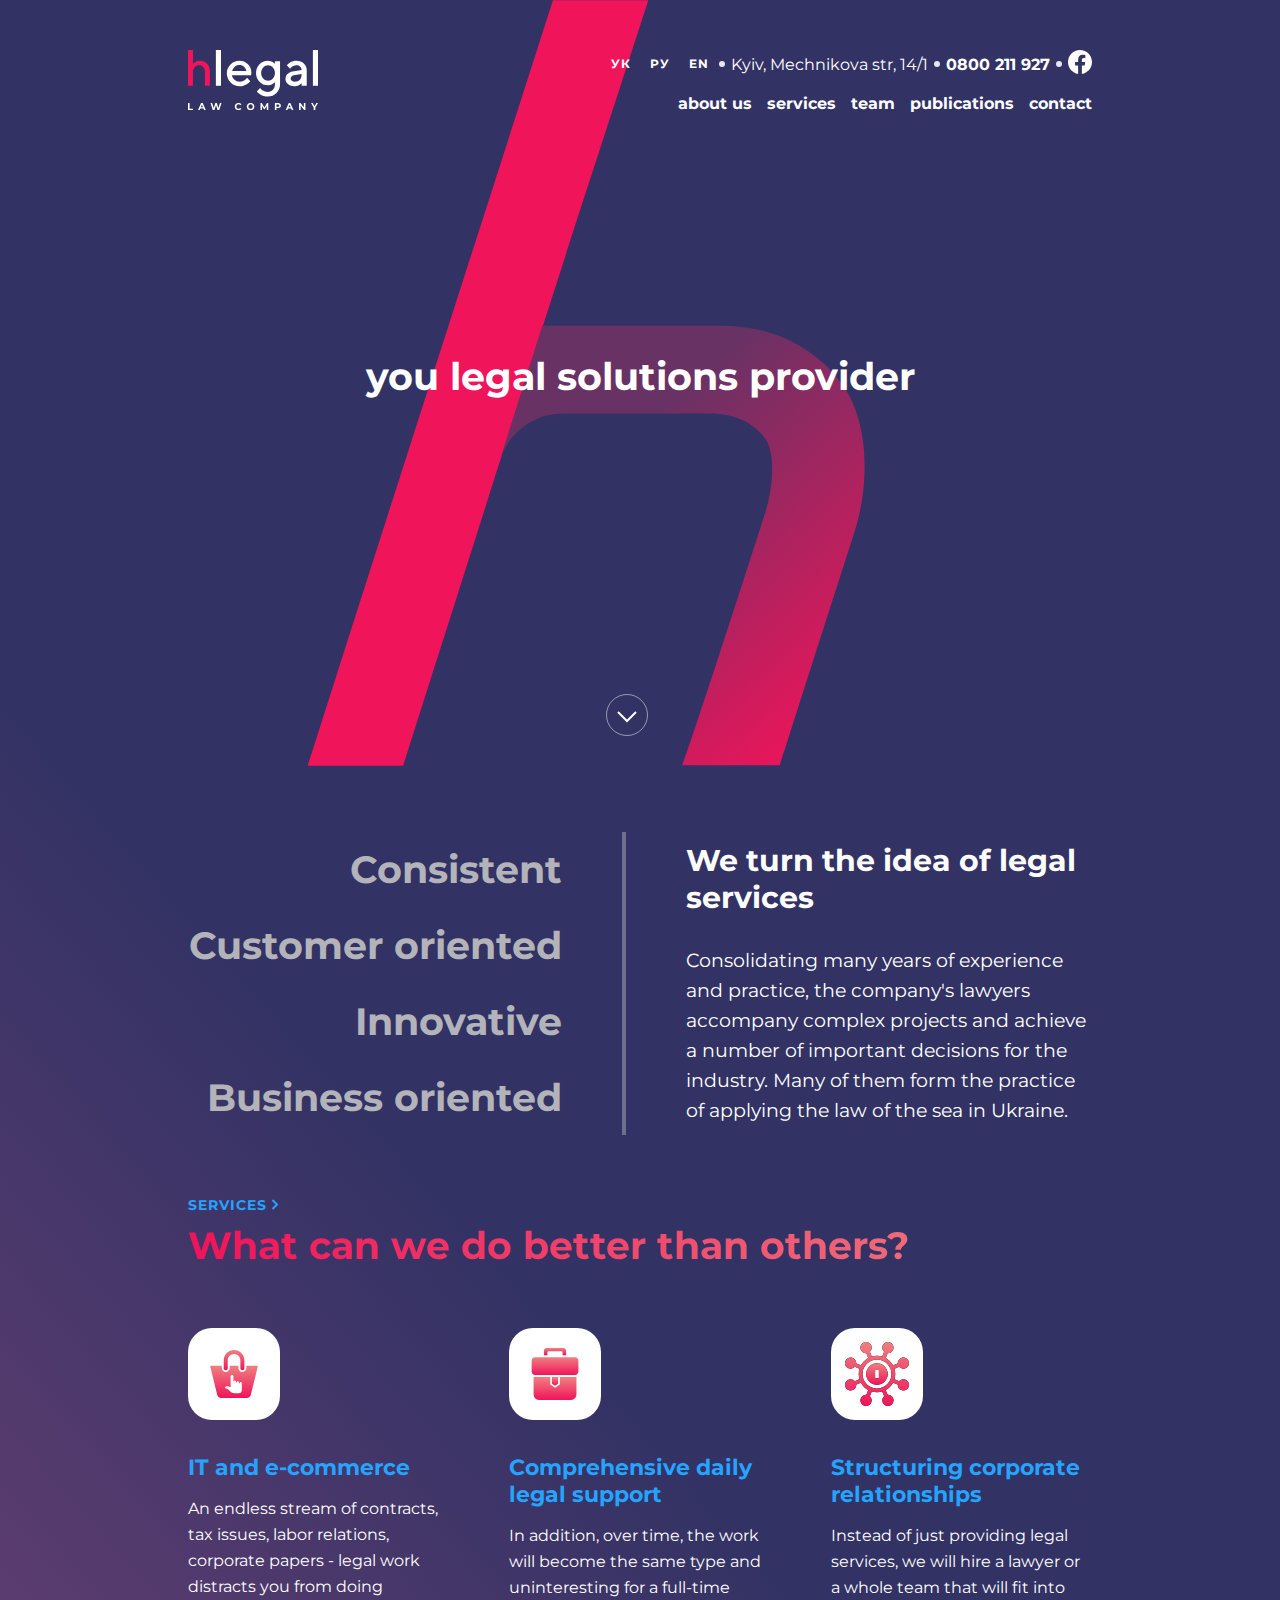
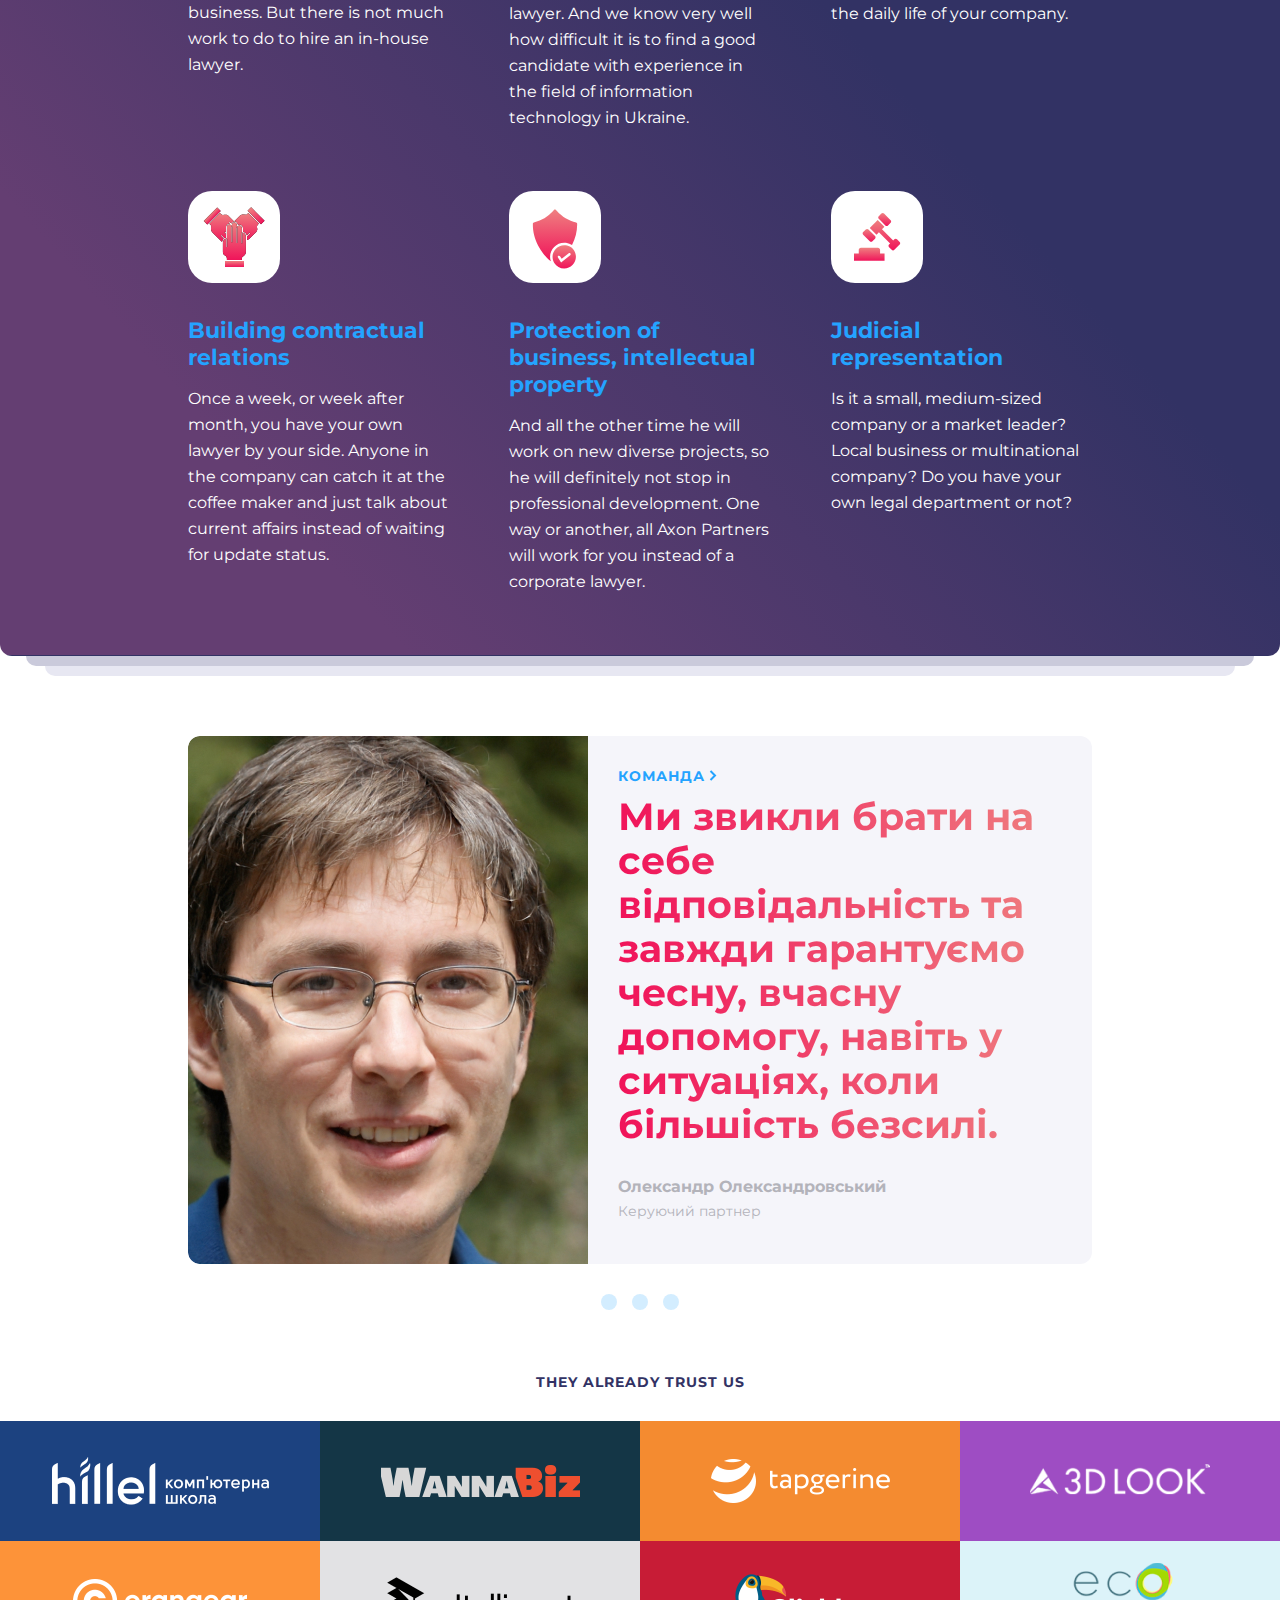
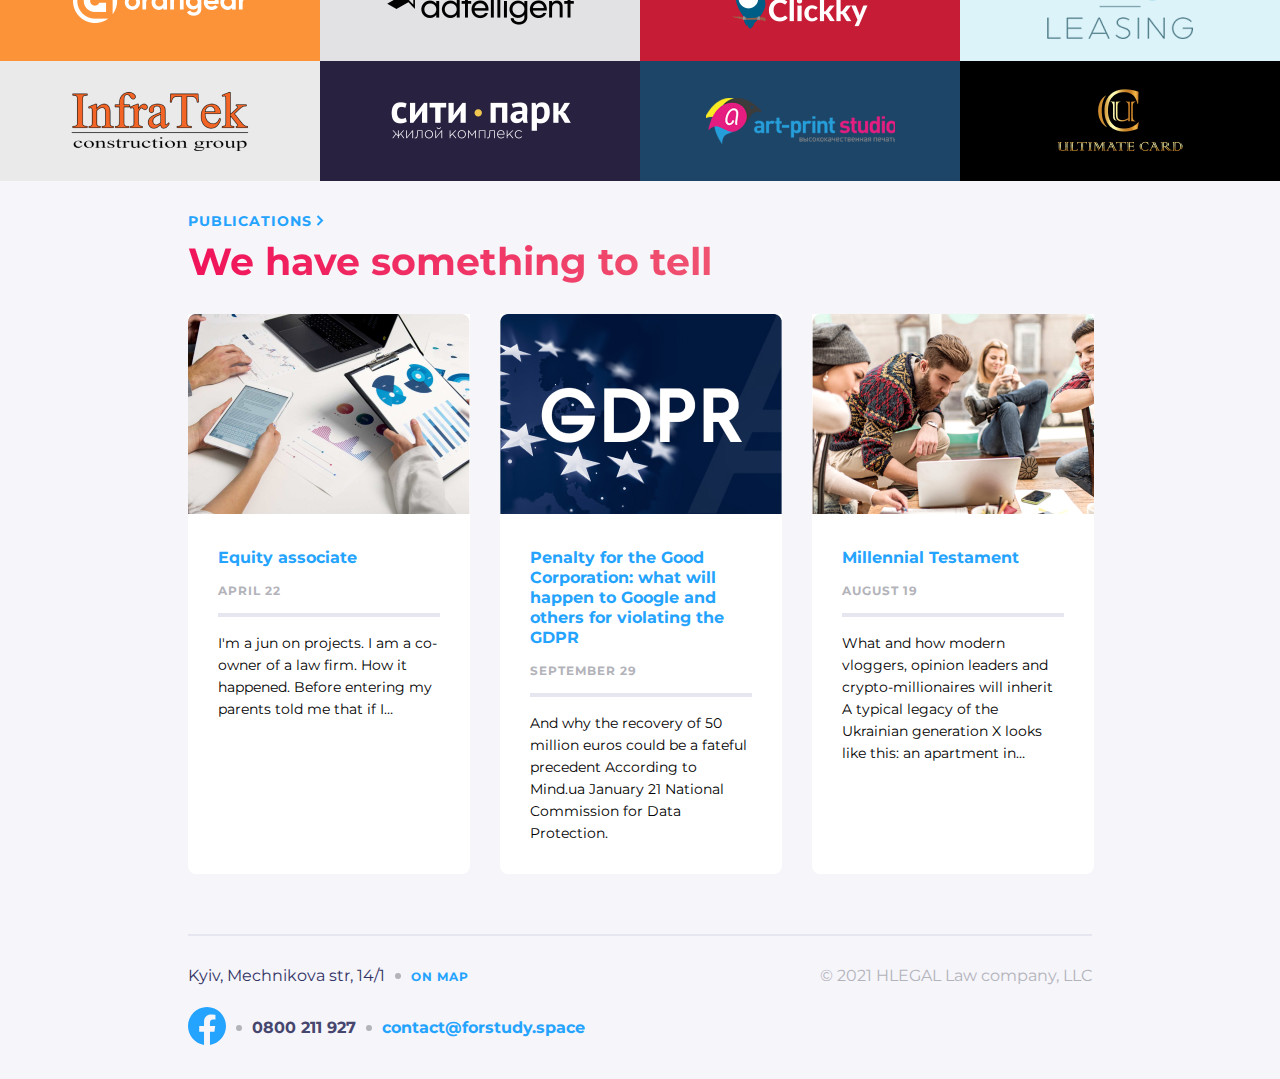
<file: index.html>
<!DOCTYPE html>
<html lang="en">
<head>
    <meta charset="UTF-8">
    <meta name="viewport" content="width=device-width, initial-scale=1">
    <title>Hlegals</title>
    <link rel="stylesheet" href="./styles/main.css">
</head>
<body>
<section class="first__section">
    <div class="container">
        <header class="hh">
            <div class="hh__wrapper">
                <div class="hh__wrapper__logo">
                    <div class="normal__logo">
                        <a href="./index.html">
                            <svg width="130" height="60" viewBox="0 0 130 60" fill="none"
                                 xmlns="http://www.w3.org/2000/svg">
                                <path d="M4.95672 0H0V35.7986H4.95672V22.5177C4.95672 20.2709 5.51557 18.4984 6.63326 17.2502C7.75095 16.002 9.2817 15.353 11.1769 15.353C12.8049 15.353 14.1655 15.9521 15.2589 17.1004C16.3523 18.2738 16.9112 19.7466 16.9112 21.5191V35.8236H21.8922V21.5191C21.8922 18.2238 20.9932 15.6276 19.1951 13.6804C17.3971 11.7332 15.0402 10.7596 12.1731 10.7596C11.347 10.7596 10.5209 10.8594 9.71906 11.0841C8.89294 11.3088 8.2369 11.5584 7.70235 11.833C7.16781 12.1076 6.65756 12.4072 6.1959 12.7567C5.73424 13.1062 5.41838 13.3558 5.27259 13.5056C5.1268 13.6554 5.00532 13.7552 4.95672 13.8301V0Z"
                                      fill="#F0145A"/>
                                <path d="M32.9726 0H27.8628V35.7689H32.9726V0Z" fill="white"/>
                                <path d="M63.1114 25.2935L63.3669 22.7386C63.3669 19.315 62.2428 16.4535 59.9433 14.1541C57.6439 11.8546 54.7824 10.7305 51.3588 10.7305C47.9352 10.7305 44.9715 11.9568 42.5188 14.4096C40.0661 16.8623 38.8397 19.7749 38.8397 23.2496C38.8397 26.8265 40.1172 29.8924 42.621 32.4473C45.1248 35.0022 48.1396 36.2797 51.6143 36.2797C52.9429 36.2797 54.1692 36.0753 55.3956 35.7176C56.6219 35.3088 57.6439 34.9 58.3593 34.4912C59.1258 34.0313 59.8922 33.5204 60.5565 32.9583C61.2208 32.3962 61.6807 31.9874 61.8851 31.7319C62.0895 31.4764 62.2428 31.3231 62.345 31.1698L59.0236 27.8484L58.2571 28.8193C57.7461 29.4325 56.8774 30.0457 55.6511 30.7099C54.3736 31.3742 53.0451 31.6808 51.6143 31.6808C49.6215 31.6808 47.9352 31.0676 46.5045 29.7902C45.0737 28.5127 44.205 27.0309 43.9495 25.2935H63.1114ZM51.3588 15.0738C53.2494 15.0738 54.7824 15.6359 56.0599 16.709C57.2862 17.8331 58.0527 19.2128 58.3593 20.9501H44.1539C44.6138 19.2128 45.4314 17.8331 46.7089 16.709C47.9352 15.6359 49.5193 15.0738 51.3588 15.0738Z"
                                      fill="white"/>
                                <path d="M86.9429 34.2868C86.9429 36.5351 86.2786 38.3747 84.8989 39.8054C83.5704 41.1851 81.8841 41.9005 79.7891 41.9005C78.8693 41.9005 77.9496 41.7472 77.0809 41.4917C76.2122 41.2362 75.5479 40.9296 74.9859 40.5719C74.4238 40.2142 73.9128 39.8565 73.4018 39.3967C72.9419 38.9368 72.6353 38.6302 72.482 38.4769C72.3287 38.3236 72.2265 38.1703 72.1244 38.0681L68.803 41.3895L69.2117 41.9005C69.4672 42.2582 69.9271 42.718 70.5403 43.229C71.1535 43.6889 71.8689 44.1999 72.6864 44.7109C73.504 45.1708 74.526 45.5796 75.8034 45.9372C77.0809 46.2949 78.4094 46.4993 79.7891 46.4993C83.2638 46.4993 86.1253 45.3241 88.5269 42.9735C90.8774 40.5719 92.0527 37.7104 92.0527 34.2357V11.2415H86.9429V13.7964L86.0742 13.0299C85.5121 12.5189 84.6434 12.0079 83.4171 11.4969C82.1907 10.986 80.8622 10.7305 79.5336 10.7305C76.4166 10.7305 73.7595 11.9057 71.4601 14.3074C69.1606 16.709 68.0365 19.5705 68.0365 22.9941C68.0365 26.4177 69.1606 29.2792 71.4601 31.6808C73.7595 34.0824 76.4166 35.2577 79.5336 35.2577C80.4023 35.2577 81.2199 35.1555 82.0885 34.9511C82.9061 34.6956 83.5704 34.4401 84.1325 34.1846C84.6945 33.9291 85.2055 33.6225 85.6654 33.2648C86.1253 32.9072 86.483 32.6517 86.5852 32.5495L86.9429 32.1918V34.2868ZM73.1463 22.9941C73.1463 20.8479 73.8106 19.0595 75.1903 17.5777C76.5699 16.0958 78.2051 15.3293 80.0446 15.3293C81.8841 15.3293 83.5193 16.0958 84.8989 17.5777C86.2275 19.0595 86.9429 20.8479 86.9429 22.9941C86.9429 25.1402 86.2275 26.9287 84.8989 28.4105C83.5193 29.8924 81.8841 30.6588 80.0446 30.6588C78.2051 30.6588 76.5699 29.8924 75.1903 28.4105C73.8106 26.9287 73.1463 25.1402 73.1463 22.9941Z"
                                      fill="white"/>
                                <path d="M118.724 35.7687V19.9282C118.724 17.3222 117.753 15.1249 115.863 13.3876C113.972 11.5991 111.519 10.7305 108.504 10.7305C107.329 10.7305 106.154 10.8838 105.03 11.1904C103.906 11.548 102.986 11.9057 102.321 12.3145C101.657 12.7233 100.993 13.1832 100.38 13.7453C99.7666 14.2563 99.4089 14.6139 99.2045 14.8183C99.0512 15.0227 98.8979 15.176 98.7957 15.3293L102.117 18.6507L102.781 17.782C103.19 17.22 103.906 16.709 104.979 16.1469C106.052 15.5848 107.227 15.3293 108.504 15.3293C109.986 15.3293 111.213 15.7892 112.183 16.6579C113.154 17.5266 113.614 18.6507 113.614 19.9282L104.672 21.4611C102.475 21.8188 100.686 22.6875 99.46 24.0672C98.1825 25.4468 97.5182 27.1331 97.5182 29.1259C97.5182 31.0165 98.3358 32.6517 99.971 34.0824C101.657 35.5643 103.701 36.2797 106.205 36.2797C107.074 36.2797 107.891 36.1775 108.709 35.922C109.577 35.7176 110.242 35.4621 110.804 35.2066C111.366 34.9511 111.877 34.6445 112.337 34.2868C112.797 33.9291 113.103 33.6736 113.308 33.5715C113.461 33.4182 113.563 33.2649 113.614 33.2138V35.7687H118.724ZM106.971 31.6808C105.643 31.6808 104.57 31.3742 103.803 30.761C102.986 30.1479 102.628 29.4325 102.628 28.6149C102.628 27.7462 102.884 26.9798 103.446 26.4177C104.008 25.8556 104.774 25.4468 105.694 25.2935L113.614 24.0161V24.527C113.614 26.8265 113.052 28.5638 111.877 29.8413C110.702 31.0676 109.066 31.6808 106.971 31.6808Z"
                                      fill="white"/>
                                <path d="M130 0H124.89V35.7689H130V0Z" fill="white"/>
                                <path d="M0 53.1185H1.59915V58.7253H5.06396V60.0283H0V53.1185Z" fill="white"/>
                                <path d="M15.5016 58.5477H12.2934L11.6814 60.0283H10.0428L13.1226 53.1185H14.702L17.7917 60.0283H16.1136L15.5016 58.5477ZM14.9982 57.3335L13.9025 54.688L12.8067 57.3335H14.9982Z"
                                      fill="white"/>
                                <path d="M33.5121 53.1185L31.2516 60.0283H29.534L28.0138 55.3494L26.4443 60.0283H24.7366L22.4662 53.1185H24.1245L25.6842 57.9751L27.313 53.1185H28.7937L30.3731 58.0146L31.9821 53.1185H33.5121Z"
                                      fill="white"/>
                                <path d="M50.5232 60.1468C49.819 60.1468 49.1807 59.9954 48.6082 59.6927C48.0422 59.3834 47.5947 58.959 47.2657 58.4193C46.9432 57.8731 46.782 57.2578 46.782 56.5734C46.782 55.889 46.9432 55.277 47.2657 54.7373C47.5947 54.1911 48.0422 53.7667 48.6082 53.464C49.1807 53.1547 49.8223 53 50.5331 53C51.1319 53 51.6716 53.1053 52.152 53.3159C52.6389 53.5265 53.047 53.8292 53.376 54.224L52.3494 55.1717C51.8821 54.6321 51.303 54.3622 50.612 54.3622C50.1843 54.3622 49.8026 54.4577 49.467 54.6485C49.1313 54.8328 48.8681 55.0927 48.6773 55.4283C48.493 55.764 48.4009 56.1456 48.4009 56.5734C48.4009 57.0012 48.493 57.3828 48.6773 57.7185C48.8681 58.0541 49.1313 58.3173 49.467 58.5082C49.8026 58.6924 50.1843 58.7846 50.612 58.7846C51.303 58.7846 51.8821 58.5115 52.3494 57.9653L53.376 58.9129C53.047 59.3143 52.6389 59.6203 52.152 59.8309C51.665 60.0415 51.1221 60.1468 50.5232 60.1468Z"
                                      fill="white"/>
                                <path d="M62.5933 60.1468C61.876 60.1468 61.2278 59.9922 60.6487 59.6829C60.0761 59.3736 59.6253 58.9491 59.2963 58.4095C58.9738 57.8632 58.8126 57.2512 58.8126 56.5734C58.8126 55.8956 58.9738 55.2868 59.2963 54.7472C59.6253 54.201 60.0761 53.7733 60.6487 53.464C61.2278 53.1547 61.876 53 62.5933 53C63.3106 53 63.9555 53.1547 64.5281 53.464C65.1006 53.7733 65.5514 54.201 65.8804 54.7472C66.2095 55.2868 66.374 55.8956 66.374 56.5734C66.374 57.2512 66.2095 57.8632 65.8804 58.4095C65.5514 58.9491 65.1006 59.3736 64.5281 59.6829C63.9555 59.9922 63.3106 60.1468 62.5933 60.1468ZM62.5933 58.7846C63.0013 58.7846 63.3698 58.6924 63.6989 58.5082C64.0279 58.3173 64.2846 58.0541 64.4688 57.7185C64.6597 57.3828 64.7551 57.0012 64.7551 56.5734C64.7551 56.1456 64.6597 55.764 64.4688 55.4283C64.2846 55.0927 64.0279 54.8328 63.6989 54.6485C63.3698 54.4577 63.0013 54.3622 62.5933 54.3622C62.1853 54.3622 61.8168 54.4577 61.4877 54.6485C61.1587 54.8328 60.8987 55.0927 60.7079 55.4283C60.5236 55.764 60.4315 56.1456 60.4315 56.5734C60.4315 57.0012 60.5236 57.3828 60.7079 57.7185C60.8987 58.0541 61.1587 58.3173 61.4877 58.5082C61.8168 58.6924 62.1853 58.7846 62.5933 58.7846Z"
                                      fill="white"/>
                                <path d="M78.7995 60.0283L78.7896 55.8824L76.7561 59.2979H76.0355L74.0119 55.9713V60.0283H72.5115V53.1185H73.8342L76.4205 57.4125L78.9673 53.1185H80.2802L80.2999 60.0283H78.7995Z"
                                      fill="white"/>
                                <path d="M89.8659 53.1185C90.478 53.1185 91.0077 53.2205 91.4552 53.4245C91.9093 53.6285 92.2581 53.918 92.5016 54.2931C92.7451 54.6682 92.8668 55.1125 92.8668 55.6258C92.8668 56.1325 92.7451 56.5767 92.5016 56.9584C92.2581 57.3335 91.9093 57.623 91.4552 57.8271C91.0077 58.0245 90.478 58.1232 89.8659 58.1232H88.4741V60.0283H86.8749V53.1185H89.8659ZM89.7771 56.8202C90.2575 56.8202 90.6227 56.7182 90.8728 56.5142C91.1229 56.3036 91.2479 56.0074 91.2479 55.6258C91.2479 55.2375 91.1229 54.9414 90.8728 54.7373C90.6227 54.5268 90.2575 54.4215 89.7771 54.4215H88.4741V56.8202H89.7771Z"
                                      fill="white"/>
                                <path d="M103.148 58.5477H99.9396L99.3276 60.0283H97.6889L100.769 53.1185H102.348L105.438 60.0283H103.76L103.148 58.5477ZM102.644 57.3335L101.549 54.688L100.453 57.3335H102.644Z"
                                      fill="white"/>
                                <path d="M117.428 53.1185V60.0283H116.115L112.67 55.8331V60.0283H111.09V53.1185H112.413L115.848 57.3137V53.1185H117.428Z"
                                      fill="white"/>
                                <path d="M127.315 57.5803V60.0283H125.716V57.5605L123.041 53.1185H124.739L126.585 56.1884L128.43 53.1185H130L127.315 57.5803Z"
                                      fill="white"/>
                            </svg>
                        </a>
                    </div>
                    <div class="mobile__logo">
                        <a href="./index.html">
                            <svg class="mobile__logo__main" width="70" height="33" viewBox="0 0 70 33" fill="none"
                                 xmlns="http://www.w3.org/2000/svg">
                                <path d="M2.64358 0H0V19.0926H2.64358V12.0094C2.64358 10.8111 2.94163 9.86583 3.53774 9.20012C4.13384 8.53441 4.95024 8.18824 5.96102 8.18824C6.82926 8.18824 7.55495 8.50778 8.13809 9.12024C8.72123 9.74601 9.01929 10.5315 9.01929 11.4769V19.1059H11.6758V11.4769C11.6758 9.71938 11.1964 8.3347 10.2374 7.29619C9.27846 6.25768 8.02146 5.73843 6.49233 5.73843C6.05173 5.73843 5.61114 5.79168 5.1835 5.91151C4.7429 6.03134 4.39301 6.16448 4.10792 6.31094C3.82283 6.45739 3.5507 6.61717 3.30448 6.80356C3.05826 6.98996 2.8898 7.12311 2.81205 7.20299C2.73429 7.28288 2.6695 7.33613 2.64358 7.37608V0Z"
                                      fill="#F0145A"/>
                                <path d="M17.5856 0H14.8604V19.0767H17.5856V0Z" fill="white"/>
                                <path d="M33.6598 13.4896L33.796 12.127C33.796 10.3011 33.1965 8.77493 31.9701 7.54857C30.7438 6.32221 29.2176 5.72266 27.3917 5.72266C25.5658 5.72266 23.9851 6.37672 22.677 7.68483C21.3689 8.99295 20.7148 10.5463 20.7148 12.3995C20.7148 14.3072 21.3962 15.9423 22.7315 17.305C24.0669 18.6676 25.6748 19.3489 27.528 19.3489C28.2365 19.3489 28.8906 19.2399 29.5446 19.0491C30.1987 18.8311 30.7438 18.6131 31.1253 18.3951C31.5341 18.1498 31.9429 17.8773 32.2971 17.5775C32.6514 17.2777 32.8967 17.0597 33.0057 16.9234C33.1147 16.7872 33.1965 16.7054 33.251 16.6236L31.4796 14.8522L31.0708 15.37C30.7983 15.6971 30.335 16.0241 29.6809 16.3784C28.9996 16.7327 28.291 16.8962 27.528 16.8962C26.4651 16.8962 25.5658 16.5691 24.8027 15.8878C24.0396 15.2065 23.5764 14.4162 23.4401 13.4896H33.6598ZM27.3917 8.03912C28.4 8.03912 29.2176 8.33889 29.8989 8.9112C30.553 9.51075 30.9618 10.2466 31.1253 11.1732H23.5491C23.7944 10.2466 24.2304 9.51075 24.9117 8.9112C25.5658 8.33889 26.4106 8.03912 27.3917 8.03912Z"
                                      fill="white"/>
                                <path d="M46.3695 18.286C46.3695 19.4852 46.0153 20.4662 45.2794 21.2293C44.5709 21.9651 43.6715 22.3467 42.5542 22.3467C42.0637 22.3467 41.5731 22.2649 41.1098 22.1286C40.6465 21.9924 40.2922 21.8289 39.9925 21.6381C39.6927 21.4473 39.4202 21.2566 39.1476 21.0113C38.9024 20.766 38.7389 20.6025 38.6571 20.5207C38.5753 20.439 38.5208 20.3572 38.4663 20.3027L36.6949 22.0741L36.9129 22.3467C37.0492 22.5374 37.2945 22.7827 37.6215 23.0552C37.9485 23.3005 38.3301 23.573 38.7661 23.8455C39.2021 24.0908 39.7472 24.3088 40.4285 24.4996C41.1098 24.6904 41.8184 24.7994 42.5542 24.7994C44.4074 24.7994 45.9335 24.1726 47.2144 22.919C48.468 21.6381 49.0948 20.112 49.0948 18.2588V5.99518H46.3695V7.3578L45.9062 6.94902C45.6065 6.67649 45.1432 6.40397 44.4891 6.13144C43.8351 5.85892 43.1265 5.72266 42.4179 5.72266C40.7555 5.72266 39.3384 6.34946 38.112 7.63033C36.8857 8.9112 36.2861 10.4373 36.2861 12.2632C36.2861 14.0892 36.8857 15.6153 38.112 16.8962C39.3384 18.177 40.7555 18.8038 42.4179 18.8038C42.8812 18.8038 43.3173 18.7493 43.7806 18.6403C44.2166 18.5041 44.5709 18.3678 44.8707 18.2315C45.1704 18.0953 45.443 17.9318 45.6882 17.741C45.9335 17.5502 46.1243 17.414 46.1788 17.3595L46.3695 17.1687V18.286ZM39.0114 12.2632C39.0114 11.1186 39.3657 10.1648 40.1015 9.37449C40.8373 8.58417 41.7094 8.17538 42.6905 8.17538C43.6715 8.17538 44.5436 8.58417 45.2794 9.37449C45.988 10.1648 46.3695 11.1186 46.3695 12.2632C46.3695 13.4079 45.988 14.3617 45.2794 15.152C44.5436 15.9423 43.6715 16.3511 42.6905 16.3511C41.7094 16.3511 40.8373 15.9423 40.1015 15.152C39.3657 14.3617 39.0114 13.4079 39.0114 12.2632Z"
                                      fill="white"/>
                                <path d="M63.3195 19.0764V10.6281C63.3195 9.23823 62.8017 8.06637 61.7934 7.13979C60.7851 6.18595 59.4769 5.72266 57.869 5.72266C57.2422 5.72266 56.6154 5.80441 56.0159 5.96793C55.4163 6.1587 54.9258 6.34946 54.5715 6.56748C54.2172 6.7855 53.8629 7.03078 53.5359 7.33055C53.2089 7.60308 53.0181 7.79384 52.9091 7.90285C52.8273 8.01186 52.7456 8.09362 52.6911 8.17538L54.4625 9.94679L54.8168 9.4835C55.0348 9.18372 55.4163 8.9112 55.9886 8.61142C56.5609 8.31164 57.1877 8.17538 57.869 8.17538C58.6594 8.17538 59.3134 8.42065 59.8312 8.88394C60.349 9.34724 60.5943 9.94679 60.5943 10.6281L55.8251 11.4457C54.6533 11.6364 53.6994 12.0997 53.0454 12.8356C52.364 13.5714 52.0098 14.4707 52.0098 15.5335C52.0098 16.5419 52.4458 17.414 53.3179 18.177C54.2172 18.9674 55.3073 19.3489 56.6427 19.3489C57.106 19.3489 57.542 19.2944 57.9781 19.1581C58.4413 19.0491 58.7956 18.9129 59.0954 18.7766C59.3952 18.6403 59.6677 18.4768 59.913 18.286C60.1582 18.0953 60.3218 17.959 60.4308 17.9045C60.5125 17.8228 60.567 17.741 60.5943 17.7137V19.0764H63.3195ZM57.0515 16.8962C56.3429 16.8962 55.7706 16.7327 55.3618 16.4056C54.9258 16.0786 54.735 15.6971 54.735 15.261C54.735 14.7977 54.8713 14.3889 55.1711 14.0892C55.4708 13.7894 55.8796 13.5714 56.3702 13.4896L60.5943 12.8083V13.0808C60.5943 14.3072 60.2945 15.2338 59.6677 15.9151C59.0409 16.5691 58.1688 16.8962 57.0515 16.8962Z"
                                      fill="white"/>
                                <path d="M69.3337 0H66.6084V19.0767H69.3337V0Z" fill="white"/>
                                <path d="M0 28.3308H0.852878V31.3211H2.70078V32.016H0V28.3308Z" fill="white"/>
                                <path d="M8.26752 31.2263H6.5565L6.23009 32.016H5.35615L6.99873 28.3308H7.84108L9.48893 32.016H8.59393L8.26752 31.2263ZM7.99902 30.5788L7.41464 29.1678L6.83026 30.5788H7.99902Z"
                                      fill="white"/>
                                <path d="M17.8731 28.3308L16.6675 32.016H15.7515L14.9407 29.5206L14.1036 32.016H13.1928L11.982 28.3308H12.8664L13.6982 30.921L14.5669 28.3308H15.3566L16.199 30.942L17.0571 28.3308H17.8731Z"
                                      fill="white"/>
                                <path d="M26.9457 32.0792C26.5702 32.0792 26.2297 31.9985 25.9244 31.837C25.6225 31.6721 25.3838 31.4457 25.2084 31.1579C25.0364 30.8666 24.9504 30.5384 24.9504 30.1734C24.9504 29.8084 25.0364 29.482 25.2084 29.1942C25.3838 28.9028 25.6225 28.6765 25.9244 28.515C26.2297 28.3501 26.5719 28.2676 26.951 28.2676C27.2704 28.2676 27.5582 28.3237 27.8144 28.436C28.0741 28.5484 28.2917 28.7098 28.4672 28.9204L27.9197 29.4258C27.6705 29.138 27.3616 28.9941 26.9931 28.9941C26.7649 28.9941 26.5614 29.045 26.3824 29.1468C26.2034 29.2451 26.063 29.3837 25.9612 29.5627C25.8629 29.7417 25.8138 29.9453 25.8138 30.1734C25.8138 30.4015 25.8629 30.6051 25.9612 30.7841C26.063 30.9631 26.2034 31.1035 26.3824 31.2053C26.5614 31.3035 26.7649 31.3527 26.9931 31.3527C27.3616 31.3527 27.6705 31.207 27.9197 30.9157L28.4672 31.4211C28.2917 31.6352 28.0741 31.7984 27.8144 31.9107C27.5547 32.0231 27.2651 32.0792 26.9457 32.0792Z"
                                      fill="white"/>
                                <path d="M33.3831 32.0792C33.0005 32.0792 32.6548 31.9967 32.3459 31.8318C32.0406 31.6668 31.8002 31.4404 31.6247 31.1526C31.4527 30.8613 31.3667 30.5349 31.3667 30.1734C31.3667 29.8119 31.4527 29.4872 31.6247 29.1994C31.8002 28.9081 32.0406 28.68 32.3459 28.515C32.6548 28.3501 33.0005 28.2676 33.3831 28.2676C33.7657 28.2676 34.1096 28.3501 34.415 28.515C34.7203 28.68 34.9607 28.9081 35.1362 29.1994C35.3117 29.4872 35.3995 29.8119 35.3995 30.1734C35.3995 30.5349 35.3117 30.8613 35.1362 31.1526C34.9607 31.4404 34.7203 31.6668 34.415 31.8318C34.1096 31.9967 33.7657 32.0792 33.3831 32.0792ZM33.3831 31.3527C33.6007 31.3527 33.7972 31.3035 33.9727 31.2053C34.1482 31.1035 34.2851 30.9631 34.3834 30.7841C34.4852 30.6051 34.5361 30.4015 34.5361 30.1734C34.5361 29.9453 34.4852 29.7417 34.3834 29.5627C34.2851 29.3837 34.1482 29.2451 33.9727 29.1468C33.7972 29.045 33.6007 28.9941 33.3831 28.9941C33.1655 28.9941 32.9689 29.045 32.7934 29.1468C32.618 29.2451 32.4793 29.3837 32.3775 29.5627C32.2793 29.7417 32.2301 29.9453 32.2301 30.1734C32.2301 30.4015 32.2793 30.6051 32.3775 30.7841C32.4793 30.9631 32.618 31.1035 32.7934 31.2053C32.9689 31.3035 33.1655 31.3527 33.3831 31.3527Z"
                                      fill="white"/>
                                <path d="M42.0264 32.016L42.0211 29.8049L40.9366 31.6264H40.5523L39.473 29.8522V32.016H38.6728V28.3308H39.3782L40.7576 30.6209L42.1159 28.3308H42.8161L42.8266 32.016H42.0264Z"
                                      fill="white"/>
                                <path d="M47.9285 28.3308C48.2549 28.3308 48.5374 28.3852 48.7761 28.494C49.0183 28.6028 49.2043 28.7572 49.3342 28.9573C49.464 29.1573 49.529 29.3942 49.529 29.668C49.529 29.9382 49.464 30.1751 49.3342 30.3787C49.2043 30.5788 49.0183 30.7332 48.7761 30.842C48.5374 30.9473 48.2549 30.9999 47.9285 30.9999H47.1862V32.016H46.3333V28.3308H47.9285ZM47.8811 30.305C48.1373 30.305 48.3321 30.2506 48.4655 30.1418C48.5989 30.0295 48.6656 29.8716 48.6656 29.668C48.6656 29.4609 48.5989 29.303 48.4655 29.1942C48.3321 29.0818 48.1373 29.0257 47.8811 29.0257H47.1862V30.305H47.8811Z"
                                      fill="white"/>
                                <path d="M55.0121 31.2263H53.3011L52.9747 32.016H52.1008L53.7433 28.3308H54.5857L56.2335 32.016H55.3385L55.0121 31.2263ZM54.7436 30.5788L54.1592 29.1678L53.5749 30.5788H54.7436Z"
                                      fill="white"/>
                                <path d="M62.6281 28.3308V32.016H61.9279L60.0906 29.7785V32.016H59.2482V28.3308H59.9537L61.7858 30.5682V28.3308H62.6281Z"
                                      fill="white"/>
                                <path d="M67.9013 30.7104V32.016H67.0485V30.6999L65.6217 28.3308H66.5273L67.5117 29.9681L68.4963 28.3308H69.3333L67.9013 30.7104Z"
                                      fill="white"/>
                            </svg>
                        </a>
                        <svg class="mobile__logo__slash" width="12" height="26" viewBox="0 0 12 26" fill="none"
                             xmlns="http://www.w3.org/2000/svg">
                            <path fill-rule="evenodd" clip-rule="evenodd"
                                  d="M8.72827 0H11.9505L3.55574 26H0.333496L8.72827 0Z" fill="#F0145A"/>
                        </svg>
                        <a class="mobile__logo__a" href="./services.html">services</a>
                    </div>
                    <a class="mobile__logo__menu__1" href="/">
                        <div class="mobile__logo__menu">
                            <div class="mobile__logo__menu__dash"></div>
                            <div class="mobile__logo__menu__dash"></div>
                            <div class="mobile__logo__menu__dash"></div>
                        </div>
                    </a>
                </div>
                <div class="hh__wrapper__info">
                    <div class="contact">
                        <div class="lang3">
                            <a class="lang" href="/">УК</a>
                            <a class="lang" href="/">РУ</a>
                            <a class="lang" href="/">EN</a>
                        </div>
                        <div class="hh__separator"></div>
                        <div class="address">Kyiv, Mechnikova str, 14/1</div>
                        <div class="hh__separator"></div>
                        <div class="tel"><a class="tel" href="tel:0800211927">0800 211 927</a></div>
                        <div class="hh__separator"></div>
                        <div class="fb_logo">
                            <a href="/">
                                <svg width="24" height="24" viewBox="0 0 24 24" fill="none"
                                     xmlns="http://www.w3.org/2000/svg">
                                    <path d="M24 12.0733C24 5.40541 18.6274 0 12 0C5.37258 0 0 5.40541 0 12.0733C0 18.0995 4.38823 23.0943 10.125 24V15.5633H7.07813V12.0733H10.125V9.41343C10.125 6.38755 11.9165 4.71615 14.6576 4.71615C15.9705 4.71615 17.3438 4.95195 17.3438 4.95195V7.92313H15.8306C14.3399 7.92313 13.875 8.85379 13.875 9.80857V12.0733H17.2031L16.6711 15.5633H13.875V24C19.6118 23.0943 24 18.0995 24 12.0733Z"
                                          fill="white"/>
                                </svg>
                            </a>
                        </div>
                    </div>
                    <div class="hidden__logo">
                        <a href="./index.html">
                            <svg width="130" height="60" viewBox="0 0 130 60" fill="none"
                                 xmlns="http://www.w3.org/2000/svg">
                                <path d="M4.95672 0H0V35.7986H4.95672V22.5177C4.95672 20.2709 5.51557 18.4984 6.63326 17.2502C7.75095 16.002 9.2817 15.353 11.1769 15.353C12.8049 15.353 14.1655 15.9521 15.2589 17.1004C16.3523 18.2738 16.9112 19.7466 16.9112 21.5191V35.8236H21.8922V21.5191C21.8922 18.2238 20.9932 15.6276 19.1951 13.6804C17.3971 11.7332 15.0402 10.7596 12.1731 10.7596C11.347 10.7596 10.5209 10.8594 9.71906 11.0841C8.89294 11.3088 8.2369 11.5584 7.70235 11.833C7.16781 12.1076 6.65756 12.4072 6.1959 12.7567C5.73424 13.1062 5.41838 13.3558 5.27259 13.5056C5.1268 13.6554 5.00532 13.7552 4.95672 13.8301V0Z"
                                      fill="#F0145A"/>
                                <path d="M32.9726 0H27.8628V35.7689H32.9726V0Z" fill="white"/>
                                <path d="M63.1114 25.2935L63.3669 22.7386C63.3669 19.315 62.2428 16.4535 59.9433 14.1541C57.6439 11.8546 54.7824 10.7305 51.3588 10.7305C47.9352 10.7305 44.9715 11.9568 42.5188 14.4096C40.0661 16.8623 38.8397 19.7749 38.8397 23.2496C38.8397 26.8265 40.1172 29.8924 42.621 32.4473C45.1248 35.0022 48.1396 36.2797 51.6143 36.2797C52.9429 36.2797 54.1692 36.0753 55.3956 35.7176C56.6219 35.3088 57.6439 34.9 58.3593 34.4912C59.1258 34.0313 59.8922 33.5204 60.5565 32.9583C61.2208 32.3962 61.6807 31.9874 61.8851 31.7319C62.0895 31.4764 62.2428 31.3231 62.345 31.1698L59.0236 27.8484L58.2571 28.8193C57.7461 29.4325 56.8774 30.0457 55.6511 30.7099C54.3736 31.3742 53.0451 31.6808 51.6143 31.6808C49.6215 31.6808 47.9352 31.0676 46.5045 29.7902C45.0737 28.5127 44.205 27.0309 43.9495 25.2935H63.1114ZM51.3588 15.0738C53.2494 15.0738 54.7824 15.6359 56.0599 16.709C57.2862 17.8331 58.0527 19.2128 58.3593 20.9501H44.1539C44.6138 19.2128 45.4314 17.8331 46.7089 16.709C47.9352 15.6359 49.5193 15.0738 51.3588 15.0738Z"
                                      fill="white"/>
                                <path d="M86.9429 34.2868C86.9429 36.5351 86.2786 38.3747 84.8989 39.8054C83.5704 41.1851 81.8841 41.9005 79.7891 41.9005C78.8693 41.9005 77.9496 41.7472 77.0809 41.4917C76.2122 41.2362 75.5479 40.9296 74.9859 40.5719C74.4238 40.2142 73.9128 39.8565 73.4018 39.3967C72.9419 38.9368 72.6353 38.6302 72.482 38.4769C72.3287 38.3236 72.2265 38.1703 72.1244 38.0681L68.803 41.3895L69.2117 41.9005C69.4672 42.2582 69.9271 42.718 70.5403 43.229C71.1535 43.6889 71.8689 44.1999 72.6864 44.7109C73.504 45.1708 74.526 45.5796 75.8034 45.9372C77.0809 46.2949 78.4094 46.4993 79.7891 46.4993C83.2638 46.4993 86.1253 45.3241 88.5269 42.9735C90.8774 40.5719 92.0527 37.7104 92.0527 34.2357V11.2415H86.9429V13.7964L86.0742 13.0299C85.5121 12.5189 84.6434 12.0079 83.4171 11.4969C82.1907 10.986 80.8622 10.7305 79.5336 10.7305C76.4166 10.7305 73.7595 11.9057 71.4601 14.3074C69.1606 16.709 68.0365 19.5705 68.0365 22.9941C68.0365 26.4177 69.1606 29.2792 71.4601 31.6808C73.7595 34.0824 76.4166 35.2577 79.5336 35.2577C80.4023 35.2577 81.2199 35.1555 82.0885 34.9511C82.9061 34.6956 83.5704 34.4401 84.1325 34.1846C84.6945 33.9291 85.2055 33.6225 85.6654 33.2648C86.1253 32.9072 86.483 32.6517 86.5852 32.5495L86.9429 32.1918V34.2868ZM73.1463 22.9941C73.1463 20.8479 73.8106 19.0595 75.1903 17.5777C76.5699 16.0958 78.2051 15.3293 80.0446 15.3293C81.8841 15.3293 83.5193 16.0958 84.8989 17.5777C86.2275 19.0595 86.9429 20.8479 86.9429 22.9941C86.9429 25.1402 86.2275 26.9287 84.8989 28.4105C83.5193 29.8924 81.8841 30.6588 80.0446 30.6588C78.2051 30.6588 76.5699 29.8924 75.1903 28.4105C73.8106 26.9287 73.1463 25.1402 73.1463 22.9941Z"
                                      fill="white"/>
                                <path d="M118.724 35.7687V19.9282C118.724 17.3222 117.753 15.1249 115.863 13.3876C113.972 11.5991 111.519 10.7305 108.504 10.7305C107.329 10.7305 106.154 10.8838 105.03 11.1904C103.906 11.548 102.986 11.9057 102.321 12.3145C101.657 12.7233 100.993 13.1832 100.38 13.7453C99.7666 14.2563 99.4089 14.6139 99.2045 14.8183C99.0512 15.0227 98.8979 15.176 98.7957 15.3293L102.117 18.6507L102.781 17.782C103.19 17.22 103.906 16.709 104.979 16.1469C106.052 15.5848 107.227 15.3293 108.504 15.3293C109.986 15.3293 111.213 15.7892 112.183 16.6579C113.154 17.5266 113.614 18.6507 113.614 19.9282L104.672 21.4611C102.475 21.8188 100.686 22.6875 99.46 24.0672C98.1825 25.4468 97.5182 27.1331 97.5182 29.1259C97.5182 31.0165 98.3358 32.6517 99.971 34.0824C101.657 35.5643 103.701 36.2797 106.205 36.2797C107.074 36.2797 107.891 36.1775 108.709 35.922C109.577 35.7176 110.242 35.4621 110.804 35.2066C111.366 34.9511 111.877 34.6445 112.337 34.2868C112.797 33.9291 113.103 33.6736 113.308 33.5715C113.461 33.4182 113.563 33.2649 113.614 33.2138V35.7687H118.724ZM106.971 31.6808C105.643 31.6808 104.57 31.3742 103.803 30.761C102.986 30.1479 102.628 29.4325 102.628 28.6149C102.628 27.7462 102.884 26.9798 103.446 26.4177C104.008 25.8556 104.774 25.4468 105.694 25.2935L113.614 24.0161V24.527C113.614 26.8265 113.052 28.5638 111.877 29.8413C110.702 31.0676 109.066 31.6808 106.971 31.6808Z"
                                      fill="white"/>
                                <path d="M130 0H124.89V35.7689H130V0Z" fill="white"/>
                                <path d="M0 53.1185H1.59915V58.7253H5.06396V60.0283H0V53.1185Z" fill="white"/>
                                <path d="M15.5016 58.5477H12.2934L11.6814 60.0283H10.0428L13.1226 53.1185H14.702L17.7917 60.0283H16.1136L15.5016 58.5477ZM14.9982 57.3335L13.9025 54.688L12.8067 57.3335H14.9982Z"
                                      fill="white"/>
                                <path d="M33.5121 53.1185L31.2516 60.0283H29.534L28.0138 55.3494L26.4443 60.0283H24.7366L22.4662 53.1185H24.1245L25.6842 57.9751L27.313 53.1185H28.7937L30.3731 58.0146L31.9821 53.1185H33.5121Z"
                                      fill="white"/>
                                <path d="M50.5232 60.1468C49.819 60.1468 49.1807 59.9954 48.6082 59.6927C48.0422 59.3834 47.5947 58.959 47.2657 58.4193C46.9432 57.8731 46.782 57.2578 46.782 56.5734C46.782 55.889 46.9432 55.277 47.2657 54.7373C47.5947 54.1911 48.0422 53.7667 48.6082 53.464C49.1807 53.1547 49.8223 53 50.5331 53C51.1319 53 51.6716 53.1053 52.152 53.3159C52.6389 53.5265 53.047 53.8292 53.376 54.224L52.3494 55.1717C51.8821 54.6321 51.303 54.3622 50.612 54.3622C50.1843 54.3622 49.8026 54.4577 49.467 54.6485C49.1313 54.8328 48.8681 55.0927 48.6773 55.4283C48.493 55.764 48.4009 56.1456 48.4009 56.5734C48.4009 57.0012 48.493 57.3828 48.6773 57.7185C48.8681 58.0541 49.1313 58.3173 49.467 58.5082C49.8026 58.6924 50.1843 58.7846 50.612 58.7846C51.303 58.7846 51.8821 58.5115 52.3494 57.9653L53.376 58.9129C53.047 59.3143 52.6389 59.6203 52.152 59.8309C51.665 60.0415 51.1221 60.1468 50.5232 60.1468Z"
                                      fill="white"/>
                                <path d="M62.5933 60.1468C61.876 60.1468 61.2278 59.9922 60.6487 59.6829C60.0761 59.3736 59.6253 58.9491 59.2963 58.4095C58.9738 57.8632 58.8126 57.2512 58.8126 56.5734C58.8126 55.8956 58.9738 55.2868 59.2963 54.7472C59.6253 54.201 60.0761 53.7733 60.6487 53.464C61.2278 53.1547 61.876 53 62.5933 53C63.3106 53 63.9555 53.1547 64.5281 53.464C65.1006 53.7733 65.5514 54.201 65.8804 54.7472C66.2095 55.2868 66.374 55.8956 66.374 56.5734C66.374 57.2512 66.2095 57.8632 65.8804 58.4095C65.5514 58.9491 65.1006 59.3736 64.5281 59.6829C63.9555 59.9922 63.3106 60.1468 62.5933 60.1468ZM62.5933 58.7846C63.0013 58.7846 63.3698 58.6924 63.6989 58.5082C64.0279 58.3173 64.2846 58.0541 64.4688 57.7185C64.6597 57.3828 64.7551 57.0012 64.7551 56.5734C64.7551 56.1456 64.6597 55.764 64.4688 55.4283C64.2846 55.0927 64.0279 54.8328 63.6989 54.6485C63.3698 54.4577 63.0013 54.3622 62.5933 54.3622C62.1853 54.3622 61.8168 54.4577 61.4877 54.6485C61.1587 54.8328 60.8987 55.0927 60.7079 55.4283C60.5236 55.764 60.4315 56.1456 60.4315 56.5734C60.4315 57.0012 60.5236 57.3828 60.7079 57.7185C60.8987 58.0541 61.1587 58.3173 61.4877 58.5082C61.8168 58.6924 62.1853 58.7846 62.5933 58.7846Z"
                                      fill="white"/>
                                <path d="M78.7995 60.0283L78.7896 55.8824L76.7561 59.2979H76.0355L74.0119 55.9713V60.0283H72.5115V53.1185H73.8342L76.4205 57.4125L78.9673 53.1185H80.2802L80.2999 60.0283H78.7995Z"
                                      fill="white"/>
                                <path d="M89.8659 53.1185C90.478 53.1185 91.0077 53.2205 91.4552 53.4245C91.9093 53.6285 92.2581 53.918 92.5016 54.2931C92.7451 54.6682 92.8668 55.1125 92.8668 55.6258C92.8668 56.1325 92.7451 56.5767 92.5016 56.9584C92.2581 57.3335 91.9093 57.623 91.4552 57.8271C91.0077 58.0245 90.478 58.1232 89.8659 58.1232H88.4741V60.0283H86.8749V53.1185H89.8659ZM89.7771 56.8202C90.2575 56.8202 90.6227 56.7182 90.8728 56.5142C91.1229 56.3036 91.2479 56.0074 91.2479 55.6258C91.2479 55.2375 91.1229 54.9414 90.8728 54.7373C90.6227 54.5268 90.2575 54.4215 89.7771 54.4215H88.4741V56.8202H89.7771Z"
                                      fill="white"/>
                                <path d="M103.148 58.5477H99.9396L99.3276 60.0283H97.6889L100.769 53.1185H102.348L105.438 60.0283H103.76L103.148 58.5477ZM102.644 57.3335L101.549 54.688L100.453 57.3335H102.644Z"
                                      fill="white"/>
                                <path d="M117.428 53.1185V60.0283H116.115L112.67 55.8331V60.0283H111.09V53.1185H112.413L115.848 57.3137V53.1185H117.428Z"
                                      fill="white"/>
                                <path d="M127.315 57.5803V60.0283H125.716V57.5605L123.041 53.1185H124.739L126.585 56.1884L128.43 53.1185H130L127.315 57.5803Z"
                                      fill="white"/>
                            </svg>
                        </a>
                    </div>
                    <div class="links">
                        <a class="links__a" href="/">about us</a>
                        <a class="links__a a__services" href="./services.html">services</a>
                        <a class="links__a" href="/">team</a>
                        <a class="links__a" href="/">publications</a>
                        <a class="links__a" href="./contact.html">contact</a>
                    </div>
                </div>
            </div>
        </header>
        <div class="main__logo__text">
            <div class="main__logo">
                <svg width="356" height="799" viewBox="0 0 356 799" fill="none" xmlns="http://www.w3.org/2000/svg">
                    <path fill-rule="evenodd" clip-rule="evenodd"
                          d="M99.3445 799H-0.369385C84.4982 532.509 170.329 266.331 255.698 0H355.276C354.856 1.33198 354.431 2.6675 353.999 4.00646C215.866 429.03 262.985 285.497 99.3445 799Z"
                          fill="#F0145A"/>
                </svg>
            </div>
            <div class="main__logo__2">
                <svg width="381" height="459" viewBox="0 0 381 459" fill="none" xmlns="http://www.w3.org/2000/svg">
                    <path fill-rule="evenodd" clip-rule="evenodd"
                          d="M44.1121 0H231.082C284.793 0 329.618 22.9124 357.49 61.6302C385.34 100.35 386.199 164.956 369.958 215.498L349.194 280.023C340.522 306.966 299.918 434.384 292 459H190C190 459 191.559 460.366 276.767 195.5C284.29 172.126 288.586 134.185 276.767 117.777C264.968 101.37 245.06 91.6601 218.718 91.6601H65.8856C35.8765 91.6601 9.28282 111.178 -0.000732422 140.005L44.1121 0Z"
                          fill="url(#paint0_linear_34840_86)"/>
                    <defs>
                        <linearGradient id="paint0_linear_34840_86" x1="320.823" y1="458.999" x2="67.5029" y2="176.696"
                                        gradientUnits="userSpaceOnUse">
                            <stop offset="0" stop-color="#F0145A"/>
                            <stop offset="1" stop-color="#693264"/>
                        </linearGradient>
                    </defs>
                </svg>
            </div>
            <div class="main__text">
                <h1 class="main__text__h2">you legal solutions provider</h1>
            </div>
            <div class="scroll__down">
                <a class="scroll_down_a" href="/">
                    <svg width="42" height="42" viewBox="0 0 42 42" fill="none" xmlns="http://www.w3.org/2000/svg">
                        <circle class="circle__1" opacity="0.5" cx="21" cy="21" r="20.5" stroke="white"/>
                        <path d="M12 18L21 27L30 18" stroke="white" stroke-width="2"/>
                    </svg>
                </a>
            </div>
        </div>
        <div class="main__info">
            <div class="qualities">
                <a class="quality" href="/">Consistent</a>
                <a class="quality" href="/">Customer oriented</a>
                <a class="quality" href="/">Innovative</a>
                <a class="quality" href="/">Business oriented</a>
            </div>
            <div class="separator__vert"></div>
            <div class="info__about">
                <h4 class="info__about__h">We turn the idea of legal services</h4>
                <p class="info__about__p">Consolidating many years of experience and practice, the company's lawyers
                    accompany complex projects and achieve a number of important decisions for the industry. Many of
                    them form the practice of applying the law of the sea in Ukraine.</p>
            </div>
        </div>
        <div class="services">
            <a class="services__a" href="./services.html"><span>Services</span><span><svg class="services__svg" width="8" height="11"
                                                                            viewBox="0 0 8 11"
                                                                            fill="none"
                                                                            xmlns="http://www.w3.org/2000/svg"><path
                    d="M1.5 1L6 5.5L1.5 10" stroke="#24A3FF" stroke-width="2"/>
            </svg></span>
            </a>
            <h3 class="services__h3">What can we do better than others?</h3>
            <div class="services__about">
                <div class="services__about__t">
                    <div class="services__about__t__img">
                        <svg width="92" height="92" viewBox="0 0 92 92" fill="none" xmlns="http://www.w3.org/2000/svg">
                            <rect width="92" height="92" rx="24" fill="white"/>
                            <path d="M37.7339 42.125C38.8379 42.125 39.7339 41.229 39.7339 40.125V32.325C39.7339 28.838 42.5709 26 46.0579 26C49.5449 26 52.3829 28.838 52.3829 32.325V40.125C52.3829 41.229 53.2779 42.125 54.3829 42.125C55.4869 42.125 56.3829 41.229 56.3829 40.125V32.325C56.3839 26.632 51.7519 22 46.0579 22C40.3659 22 35.7339 26.632 35.7339 32.325V40.125C35.7339 41.229 36.6299 42.125 37.7339 42.125Z"
                                  fill="url(#paint0_linear_22728_10152)"/>
                            <path d="M69 37.6309H58.384V40.1249C58.384 42.3309 56.59 44.1249 54.384 44.1249C52.178 44.1249 50.384 42.3309 50.384 40.1249V37.6309H41.735V40.1249C41.735 42.3309 39.941 44.1249 37.735 44.1249C35.529 44.1249 33.735 42.3309 33.735 40.1249V37.6309H23C22.448 37.6309 22.107 38.0659 22.238 38.6019L29.236 67.0989C29.658 68.7009 31.344 69.9999 33 69.9999H59C60.658 69.9999 62.342 68.7009 62.766 67.0989L69.762 38.6019C69.893 38.0649 69.553 37.6309 69 37.6309Z"
                                  fill="url(#paint1_linear_22728_10152)"/>
                            <path d="M42.6001 48.4C42.6001 47.6265 43.2266 47 44.0001 47C44.7736 47 45.4001 47.6265 45.4001 48.4V55.35L45.4001 54C45.4001 53.2265 46.0266 52.6 46.8001 52.6C47.5736 52.6 48.2001 53.2265 48.2001 54V55.6764C48.2127 54.9141 48.8346 53.3 49.6 53.3C50.3731 53.3 50.9999 53.9268 51 54.7C51 54.7 51.0411 55.7411 51.1332 55.8033C51.3572 55.3285 51.8402 54 52.4 54C53.1732 54 53.8 54.6268 53.8 55.4V62.4C53.8 63.9463 52.5463 65.2 51 65.2H46.3198C44.8344 65.2 43.4099 64.6099 42.3599 63.5599L40.15 61.35L37 59.9402C37.0051 58.6033 38.0526 58.2 39.1 58.2C40.0023 58.2 40.8136 58.3407 42.6 59.25L42.6001 48.4Z"
                                  fill="white"/>
                            <defs>
                                <linearGradient id="paint0_linear_22728_10152" x1="46.0584" y1="22" x2="46.0584"
                                                y2="42.125" gradientUnits="userSpaceOnUse">
                                    <stop offset="0" stop-color="#EF8080"/>
                                    <stop offset="1" stop-color="#F0145A"/>
                                </linearGradient>
                                <linearGradient id="paint1_linear_22728_10152" x1="46" y1="37.6309" x2="46" y2="69.9999"
                                                gradientUnits="userSpaceOnUse">
                                    <stop offset="0" stop-color="#EF8080"/>
                                    <stop offset="1" stop-color="#F0145A"/>
                                </linearGradient>
                            </defs>
                        </svg>
                    </div>
                    <a class="services__about__t__title" href="./IT_and_e-commerce.html">IT and e-commerce</a>
                    <p class="services__about__t__p">An endless stream of contracts, tax issues, labor relations,
                        corporate papers - legal work distracts you from doing business. But there is not much work to
                        do to hire an in-house lawyer.</p>
                </div>
                <div class="services__about__t">
                    <div class="services__about__t__img">
                        <svg width="92" height="92" viewBox="0 0 92 92" fill="none" xmlns="http://www.w3.org/2000/svg">
                            <rect width="92" height="92" rx="24" fill="white"/>
                            <path fill-rule="evenodd" clip-rule="evenodd"
                                  d="M67.4513 49.0762V66.3713C67.4513 69.4647 65.027 71.9997 62.0632 71.9997H29.9702C27.0064 71.9997 24.5822 69.4647 24.5822 66.3713V49.0762H41.2482V56.587L46.0167 59.7204L50.7852 56.587V49.0762H67.4513Z"
                                  fill="url(#paint0_linear_22728_10158)"/>
                            <path fill-rule="evenodd" clip-rule="evenodd"
                                  d="M42.9185 49.0762V55.6847L46.0166 57.7202L49.1147 55.6847V49.0762H42.9185Z"
                                  fill="url(#paint1_linear_22728_10158)"/>
                            <path fill-rule="evenodd" clip-rule="evenodd"
                                  d="M26.0734 29.1426H65.9599C67.8423 29.1426 69.3808 30.8507 69.3808 32.938V43.1912C69.3808 45.2786 67.8423 46.9867 65.9599 46.9867H50.314H41.7194H26.0734C24.191 46.9867 22.6526 45.2786 22.6526 43.1912V32.938C22.6526 30.8507 24.191 29.1426 26.0734 29.1426Z"
                                  fill="url(#paint2_linear_22728_10158)"/>
                            <path fill-rule="evenodd" clip-rule="evenodd"
                                  d="M37.7119 19.9551H54.3214C55.8646 19.9551 57.1274 21.2179 57.1274 22.761V27.1384H53.5699V24.5516C53.5699 23.8542 52.9998 23.2817 52.3024 23.2817H39.731C39.0336 23.2817 38.4635 23.8542 38.4635 24.5516V27.1384H34.9059V22.761C34.9059 21.2179 36.1687 19.9551 37.7119 19.9551Z"
                                  fill="url(#paint3_linear_22728_10158)"/>
                            <defs>
                                <linearGradient id="paint0_linear_22728_10158" x1="46.0167" y1="49.0762" x2="46.0167"
                                                y2="71.9997" gradientUnits="userSpaceOnUse">
                                    <stop offset="0" stop-color="#EF8080"/>
                                    <stop offset="1" stop-color="#F0145A"/>
                                </linearGradient>
                                <linearGradient id="paint1_linear_22728_10158" x1="46.0166" y1="49.0762" x2="46.0166"
                                                y2="57.7202" gradientUnits="userSpaceOnUse">
                                    <stop offset="0" stop-color="#EF8080"/>
                                    <stop offset="1" stop-color="#F0145A"/>
                                </linearGradient>
                                <linearGradient id="paint2_linear_22728_10158" x1="46.0167" y1="29.1426" x2="46.0167"
                                                y2="46.9867" gradientUnits="userSpaceOnUse">
                                    <stop offset="0" stop-color="#EF8080"/>
                                    <stop offset="1" stop-color="#F0145A"/>
                                </linearGradient>
                                <linearGradient id="paint3_linear_22728_10158" x1="46.0167" y1="19.9551" x2="46.0167"
                                                y2="27.1384" gradientUnits="userSpaceOnUse">
                                    <stop offset="0" stop-color="#EF8080"/>
                                    <stop offset="1" stop-color="#F0145A"/>
                                </linearGradient>
                            </defs>
                        </svg>
                    </div>
                    <a class="services__about__t__title" href="/">Comprehensive daily
                        legal support</a>
                    <p class="services__about__t__p">In addition, over time, the work will become the same type and
                        uninteresting for a full-time lawyer. And we know very well how difficult it is to find a good
                        candidate with experience in the field of information technology in Ukraine.</p>
                </div>
                <div class="services__about__t">
                    <div class="services__about__t__img">
                        <svg width="92" height="92" viewBox="0 0 92 92" fill="none" xmlns="http://www.w3.org/2000/svg">
                            <rect width="92" height="92" rx="24" fill="white"/>
                            <path d="M74.5264 51.7273C73.8389 51.4426 73.1151 51.2982 72.3752 51.2982C70.7435 51.2982 69.2362 51.9946 68.1896 53.1615L66.9696 52.6562L63.4895 51.2147C63.9834 49.5616 64.2499 47.8113 64.2499 45.9998C64.2499 44.1883 63.9832 42.4381 63.4895 40.7849L66.9696 39.3435L68.1896 38.8381C69.2362 40.0051 70.7435 40.7014 72.3752 40.7014C73.1151 40.7014 73.8389 40.5571 74.5264 40.2722C77.3917 39.0852 78.7575 35.7883 77.5705 32.9227C76.6965 30.8128 74.656 29.4493 72.3722 29.4493C71.6324 29.4493 70.9086 29.5937 70.2211 29.8786C67.9629 30.814 66.6374 33.0598 66.7574 35.3722L65.5303 35.8805L62.0513 37.3215C60.3611 34.208 57.7916 31.6383 54.6781 29.9483L56.1191 26.4694L56.6269 25.2436C56.7253 25.2487 56.8239 25.2517 56.9229 25.2517C59.2068 25.2517 61.2471 23.8884 62.1213 21.7784C63.3081 18.9129 61.9425 15.6159 59.077 14.4289C58.3894 14.1444 57.6658 14 56.9259 14C54.642 14 52.6017 15.3634 51.7275 17.4734C50.7922 19.7316 51.4429 22.257 53.1629 23.8072L52.6564 25.0301L51.2149 28.5102C49.5618 28.0165 47.8115 27.7498 46 27.7498C44.1885 27.7498 42.4383 28.0165 40.7852 28.5102L39.3437 25.0301L38.8372 23.8072C40.5572 22.257 41.2079 19.7316 40.2725 17.4732C39.3984 15.3634 37.3578 14 35.0741 14C34.3342 14 33.6104 14.1444 32.9229 14.4292C30.0576 15.6162 28.6918 18.9131 29.8788 21.7787C30.7528 23.8886 32.7933 25.2521 35.0771 25.2521C35.1761 25.2521 35.2747 25.2491 35.3731 25.244L35.8808 26.4697L37.3218 29.9487C34.2083 31.6388 31.6387 34.2083 29.9487 37.3218L26.4697 35.8808L25.2426 35.3726C25.3626 33.0602 24.0371 30.8143 21.7788 29.8788C21.0913 29.5941 20.3676 29.4497 19.6277 29.4497C17.3438 29.4497 15.3035 30.8131 14.4293 32.9231C13.2425 35.7886 14.6081 39.0856 17.4736 40.2726C18.1611 40.5573 18.8848 40.7017 19.6247 40.7017C21.2565 40.7017 22.7637 40.0053 23.8103 38.8383L25.0303 39.3437L28.5104 40.7852C28.0166 42.4383 27.7501 44.1886 27.7501 46.0001C27.7501 47.8116 28.0167 49.5618 28.5104 51.2149L25.0302 52.6562L23.8102 53.1615C22.7636 51.9946 21.2563 51.2982 19.6246 51.2982C18.8847 51.2982 18.161 51.4426 17.4735 51.7274C14.6081 52.9144 13.2423 56.2113 14.4293 59.0769C15.3033 61.1868 17.3438 62.5503 19.6276 62.5503C20.3675 62.5503 21.0912 62.4059 21.7787 62.121C24.037 61.1857 25.3624 58.9398 25.2424 56.6274L26.4696 56.1192L29.9486 54.6782C31.6387 57.7917 34.2082 60.3613 37.3217 62.0513L35.8807 65.5303L35.3729 66.756C35.2746 66.7509 35.1759 66.7479 35.0769 66.7479C32.7931 66.7479 30.7527 68.1113 29.8786 70.2213C28.6917 73.0868 30.0573 76.3838 32.9228 77.5708C33.6103 77.8555 34.3341 77.9999 35.0739 77.9999C37.3578 77.9999 39.3982 76.6365 40.2723 74.5265C41.2077 72.2683 40.5569 69.7429 38.8369 68.1926L39.3434 66.9698L40.7849 63.4897C42.438 63.9834 44.1883 64.25 45.9998 64.25C47.8113 64.25 49.5615 63.9834 51.2146 63.4897L52.6561 66.9698L53.1626 68.1926C51.4426 69.7429 50.7919 72.2683 51.7273 74.5266C52.6013 76.6365 54.6418 78 56.9255 78C57.6654 78 58.3891 77.8556 59.0766 77.5708C61.942 76.3838 63.3078 73.0869 62.1208 70.2213C61.2468 68.1114 59.2063 66.7479 56.9225 66.7479C56.8235 66.7479 56.7249 66.7509 56.6265 66.756L56.1188 65.5303L54.6778 62.0513C57.7913 60.3612 60.3609 57.7917 62.0509 54.6782L65.5299 56.1192L66.757 56.6274C66.637 58.9398 67.9625 61.1857 70.2207 62.1212C70.9082 62.4059 71.632 62.5503 72.3719 62.5503C74.6557 62.5503 76.6961 61.1869 77.5702 59.0769C78.7575 56.2113 77.392 52.9143 74.5264 51.7273ZM46 60.4998C38.0048 60.4998 31.5001 53.995 31.5001 45.9998C31.5001 38.0046 38.0048 31.4998 46 31.4998C53.9953 31.4998 60.5 38.0046 60.5 45.9998C60.5 53.995 53.9951 60.4998 46 60.4998Z"
                                  fill="black"/>
                            <path d="M74.5264 51.7273C73.8389 51.4426 73.1151 51.2982 72.3752 51.2982C70.7435 51.2982 69.2362 51.9946 68.1896 53.1615L66.9696 52.6562L63.4895 51.2147C63.9834 49.5616 64.2499 47.8113 64.2499 45.9998C64.2499 44.1883 63.9832 42.4381 63.4895 40.7849L66.9696 39.3435L68.1896 38.8381C69.2362 40.0051 70.7435 40.7014 72.3752 40.7014C73.1151 40.7014 73.8389 40.5571 74.5264 40.2722C77.3917 39.0852 78.7575 35.7883 77.5705 32.9227C76.6965 30.8128 74.656 29.4493 72.3722 29.4493C71.6324 29.4493 70.9086 29.5937 70.2211 29.8786C67.9629 30.814 66.6374 33.0598 66.7574 35.3722L65.5303 35.8805L62.0513 37.3215C60.3611 34.208 57.7916 31.6383 54.6781 29.9483L56.1191 26.4694L56.6269 25.2436C56.7253 25.2487 56.8239 25.2517 56.9229 25.2517C59.2068 25.2517 61.2471 23.8884 62.1213 21.7784C63.3081 18.9129 61.9425 15.6159 59.077 14.4289C58.3894 14.1444 57.6658 14 56.9259 14C54.642 14 52.6017 15.3634 51.7275 17.4734C50.7922 19.7316 51.4429 22.257 53.1629 23.8072L52.6564 25.0301L51.2149 28.5102C49.5618 28.0165 47.8115 27.7498 46 27.7498C44.1885 27.7498 42.4383 28.0165 40.7852 28.5102L39.3437 25.0301L38.8372 23.8072C40.5572 22.257 41.2079 19.7316 40.2725 17.4732C39.3984 15.3634 37.3578 14 35.0741 14C34.3342 14 33.6104 14.1444 32.9229 14.4292C30.0576 15.6162 28.6918 18.9131 29.8788 21.7787C30.7528 23.8886 32.7933 25.2521 35.0771 25.2521C35.1761 25.2521 35.2747 25.2491 35.3731 25.244L35.8808 26.4697L37.3218 29.9487C34.2083 31.6388 31.6387 34.2083 29.9487 37.3218L26.4697 35.8808L25.2426 35.3726C25.3626 33.0602 24.0371 30.8143 21.7788 29.8788C21.0913 29.5941 20.3676 29.4497 19.6277 29.4497C17.3438 29.4497 15.3035 30.8131 14.4293 32.9231C13.2425 35.7886 14.6081 39.0856 17.4736 40.2726C18.1611 40.5573 18.8848 40.7017 19.6247 40.7017C21.2565 40.7017 22.7637 40.0053 23.8103 38.8383L25.0303 39.3437L28.5104 40.7852C28.0166 42.4383 27.7501 44.1886 27.7501 46.0001C27.7501 47.8116 28.0167 49.5618 28.5104 51.2149L25.0302 52.6562L23.8102 53.1615C22.7636 51.9946 21.2563 51.2982 19.6246 51.2982C18.8847 51.2982 18.161 51.4426 17.4735 51.7274C14.6081 52.9144 13.2423 56.2113 14.4293 59.0769C15.3033 61.1868 17.3438 62.5503 19.6276 62.5503C20.3675 62.5503 21.0912 62.4059 21.7787 62.121C24.037 61.1857 25.3624 58.9398 25.2424 56.6274L26.4696 56.1192L29.9486 54.6782C31.6387 57.7917 34.2082 60.3613 37.3217 62.0513L35.8807 65.5303L35.3729 66.756C35.2746 66.7509 35.1759 66.7479 35.0769 66.7479C32.7931 66.7479 30.7527 68.1113 29.8786 70.2213C28.6917 73.0868 30.0573 76.3838 32.9228 77.5708C33.6103 77.8555 34.3341 77.9999 35.0739 77.9999C37.3578 77.9999 39.3982 76.6365 40.2723 74.5265C41.2077 72.2683 40.5569 69.7429 38.8369 68.1926L39.3434 66.9698L40.7849 63.4897C42.438 63.9834 44.1883 64.25 45.9998 64.25C47.8113 64.25 49.5615 63.9834 51.2146 63.4897L52.6561 66.9698L53.1626 68.1926C51.4426 69.7429 50.7919 72.2683 51.7273 74.5266C52.6013 76.6365 54.6418 78 56.9255 78C57.6654 78 58.3891 77.8556 59.0766 77.5708C61.942 76.3838 63.3078 73.0869 62.1208 70.2213C61.2468 68.1114 59.2063 66.7479 56.9225 66.7479C56.8235 66.7479 56.7249 66.7509 56.6265 66.756L56.1188 65.5303L54.6778 62.0513C57.7913 60.3612 60.3609 57.7917 62.0509 54.6782L65.5299 56.1192L66.757 56.6274C66.637 58.9398 67.9625 61.1857 70.2207 62.1212C70.9082 62.4059 71.632 62.5503 72.3719 62.5503C74.6557 62.5503 76.6961 61.1869 77.5702 59.0769C78.7575 56.2113 77.392 52.9143 74.5264 51.7273ZM46 60.4998C38.0048 60.4998 31.5001 53.995 31.5001 45.9998C31.5001 38.0046 38.0048 31.4998 46 31.4998C53.9953 31.4998 60.5 38.0046 60.5 45.9998C60.5 53.995 53.9951 60.4998 46 60.4998Z"
                                  fill="url(#paint0_linear_22728_10164)"/>
                            <path d="M46.0001 35.25C40.0726 35.25 35.2501 40.0725 35.2501 46C35.2501 51.9275 40.0726 56.75 46.0001 56.75C51.9276 56.75 56.7501 51.9275 56.7501 46C56.7501 40.0725 51.9276 35.25 46.0001 35.25ZM47.8751 50.125H44.1251V41.875H47.8751V50.125Z"
                                  fill="black"/>
                            <path d="M46.0001 35.25C40.0726 35.25 35.2501 40.0725 35.2501 46C35.2501 51.9275 40.0726 56.75 46.0001 56.75C51.9276 56.75 56.7501 51.9275 56.7501 46C56.7501 40.0725 51.9276 35.25 46.0001 35.25ZM47.8751 50.125H44.1251V41.875H47.8751V50.125Z"
                                  fill="url(#paint1_linear_22728_10164)"/>
                            <defs>
                                <linearGradient id="paint0_linear_22728_10164" x1="45.9999" y1="14" x2="45.9999" y2="78"
                                                gradientUnits="userSpaceOnUse">
                                    <stop offset="0" stop-color="#EF8080"/>
                                    <stop offset="1" stop-color="#F0145A"/>
                                </linearGradient>
                                <linearGradient id="paint1_linear_22728_10164" x1="46.0001" y1="35.25" x2="46.0001"
                                                y2="56.75" gradientUnits="userSpaceOnUse">
                                    <stop offset="0" stop-color="#EF8080"/>
                                    <stop offset="1" stop-color="#F0145A"/>
                                </linearGradient>
                            </defs>
                        </svg>
                    </div>
                    <a class="services__about__t__title" href="/">Structuring corporate relationships</a>
                    <p class="services__about__t__p">Instead of just providing legal services, we will hire a lawyer or
                        a whole team that will fit into the daily life of your company.</p>
                </div>
                <div class="services__about__t">
                    <div class="services__about__t__img">
                        <svg width="92" height="92" viewBox="0 0 92 92" fill="none" xmlns="http://www.w3.org/2000/svg">
                            <rect width="92" height="92" rx="24" fill="white"/>
                            <path d="M56.0057 70H37.0057V76H56.0057V70Z" fill="black"/>
                            <path d="M56.0057 70H37.0057V76H56.0057V70Z" fill="url(#paint0_linear_22728_10171)"/>
                            <path d="M29.1727 16.4517L15.7376 29.8867L19.2732 33.4223L32.7082 19.9872L29.1727 16.4517Z"
                                  fill="black"/>
                            <path d="M29.1727 16.4517L15.7376 29.8867L19.2732 33.4223L32.7082 19.9872L29.1727 16.4517Z"
                                  fill="url(#paint1_linear_22728_10171)"/>
                            <path d="M63.1127 16.3199L59.5771 19.8555L73.0122 33.2905L76.5477 29.755L63.1127 16.3199Z"
                                  fill="black"/>
                            <path d="M63.1127 16.3199L59.5771 19.8555L73.0122 33.2905L76.5477 29.755L63.1127 16.3199Z"
                                  fill="url(#paint2_linear_22728_10171)"/>
                            <path d="M58.5563 23.7084L55.865 23.5944C55.089 23.4848 54.2981 23.5571 53.5548 23.8056C52.8115 24.054 52.1361 24.4718 51.5819 25.026L46.0774 30.5305L40.3239 24.7769C39.8243 24.2888 39.2011 23.9463 38.5213 23.7861C37.8415 23.626 37.1309 23.6543 36.466 23.868C35.8388 24.0587 35.1715 24.0755 34.5355 23.9164C33.8994 23.7573 33.3186 23.4284 32.855 22.9648L32.0011 22.1109L21.3945 32.7175L23.1225 34.4455L23.0084 37.1368C22.8988 37.9128 22.9712 38.7037 23.2196 39.447C23.468 40.1903 23.8858 40.8657 24.44 41.4199L34.0524 51.0324C34.1809 49.7705 34.7855 48.6051 35.7431 47.7734L32.7482 44.7785L33.4553 44.0714L36.5835 47.1996C37.0269 46.9472 37.5067 46.7649 38.0059 46.6591V42.9651L36.2837 41.243L36.9908 40.5358L38.0059 41.5509V36.201C37.9947 35.3168 38.3086 34.4592 38.8878 33.791C39.4671 33.1228 40.2715 32.6904 41.1484 32.576C41.4792 32.544 41.8127 32.559 42.1392 32.6208L40.9097 31.3914L41.6169 30.6843L43.413 32.4804C43.7311 31.864 44.2232 31.3547 44.8283 31.0154C45.4333 30.6762 46.1246 30.5221 46.8164 30.5721C47.6513 30.6697 48.4258 31.0562 49.0056 31.6647C49.5854 32.2733 49.9341 33.0655 49.9912 33.9041C50.5595 33.634 51.1893 33.5194 51.8164 33.5721C52.7075 33.6788 53.5272 34.1126 54.1165 34.7895C54.7059 35.4663 55.0228 36.3379 55.0058 37.2352V40.6591C55.9159 40.8491 56.755 41.289 57.4291 41.9293C58.1031 42.5696 58.5855 43.3851 58.8219 44.2842L61.6105 41.4957L62.3176 42.2029L59.0023 45.5181C59.0024 45.5319 59.0059 45.5447 59.0059 45.5585V48.8785C59.9043 48.7845 60.7436 48.3864 61.3848 47.7501L68.2249 40.9099C68.713 40.4104 69.0556 39.7871 69.2157 39.1073C69.3759 38.4276 69.3475 37.7169 69.1338 37.0521C68.943 36.4248 68.9263 35.7575 69.0854 35.1215C69.2445 34.4854 69.5734 33.9046 70.037 33.441L70.8909 32.5871L60.2843 21.9805L58.5563 23.7084Z"
                                  fill="black"/>
                            <path d="M58.5563 23.7084L55.865 23.5944C55.089 23.4848 54.2981 23.5571 53.5548 23.8056C52.8115 24.054 52.1361 24.4718 51.5819 25.026L46.0774 30.5305L40.3239 24.7769C39.8243 24.2888 39.2011 23.9463 38.5213 23.7861C37.8415 23.626 37.1309 23.6543 36.466 23.868C35.8388 24.0587 35.1715 24.0755 34.5355 23.9164C33.8994 23.7573 33.3186 23.4284 32.855 22.9648L32.0011 22.1109L21.3945 32.7175L23.1225 34.4455L23.0084 37.1368C22.8988 37.9128 22.9712 38.7037 23.2196 39.447C23.468 40.1903 23.8858 40.8657 24.44 41.4199L34.0524 51.0324C34.1809 49.7705 34.7855 48.6051 35.7431 47.7734L32.7482 44.7785L33.4553 44.0714L36.5835 47.1996C37.0269 46.9472 37.5067 46.7649 38.0059 46.6591V42.9651L36.2837 41.243L36.9908 40.5358L38.0059 41.5509V36.201C37.9947 35.3168 38.3086 34.4592 38.8878 33.791C39.4671 33.1228 40.2715 32.6904 41.1484 32.576C41.4792 32.544 41.8127 32.559 42.1392 32.6208L40.9097 31.3914L41.6169 30.6843L43.413 32.4804C43.7311 31.864 44.2232 31.3547 44.8283 31.0154C45.4333 30.6762 46.1246 30.5221 46.8164 30.5721C47.6513 30.6697 48.4258 31.0562 49.0056 31.6647C49.5854 32.2733 49.9341 33.0655 49.9912 33.9041C50.5595 33.634 51.1893 33.5194 51.8164 33.5721C52.7075 33.6788 53.5272 34.1126 54.1165 34.7895C54.7059 35.4663 55.0228 36.3379 55.0058 37.2352V40.6591C55.9159 40.8491 56.755 41.289 57.4291 41.9293C58.1031 42.5696 58.5855 43.3851 58.8219 44.2842L61.6105 41.4957L62.3176 42.2029L59.0023 45.5181C59.0024 45.5319 59.0059 45.5447 59.0059 45.5585V48.8785C59.9043 48.7845 60.7436 48.3864 61.3848 47.7501L68.2249 40.9099C68.713 40.4104 69.0556 39.7871 69.2157 39.1073C69.3759 38.4276 69.3475 37.7169 69.1338 37.0521C68.943 36.4248 68.9263 35.7575 69.0854 35.1215C69.2445 34.4854 69.5734 33.9046 70.037 33.441L70.8909 32.5871L60.2843 21.9805L58.5563 23.7084Z"
                                  fill="url(#paint3_linear_22728_10171)"/>
                            <path d="M43.8804 35.6901C43.8044 35.0405 43.476 34.4468 42.966 34.0373C42.4559 33.6278 41.8053 33.4353 41.1546 33.5015C40.5234 33.5886 39.9463 33.9046 39.5329 34.3894C39.1194 34.8742 38.8986 35.4941 38.9124 36.1311V47.4885C37.8515 47.4885 36.8341 47.9099 36.0839 48.66C35.3338 49.4102 34.9124 50.4276 34.9124 51.4885V61.1619C34.9205 61.8603 35.1189 62.5432 35.4864 63.1371C35.8538 63.7311 36.3763 64.2135 36.9976 64.5325C37.576 64.8412 38.0597 65.3012 38.3969 65.8634C38.7342 66.4256 38.9123 67.0689 38.9124 67.7245V68.9321H53.9124V66.4885L55.896 64.6661C56.5222 64.1948 57.0303 63.5844 57.3803 62.8831C57.7302 62.1818 57.9123 61.4088 57.9124 60.6251V45.4885C57.9124 44.4276 57.4909 43.4102 56.7408 42.66C55.9906 41.9099 54.9732 41.4885 53.9124 41.4885V37.1659C53.9293 36.5187 53.7062 35.888 53.286 35.3955C52.8657 34.903 52.2781 34.5834 51.6362 34.4983C51.0063 34.4426 50.3787 34.6285 49.8807 35.0183C49.3826 35.408 49.0513 35.9725 48.9539 36.5974H49.4124V52.0407H48.4124V36.5974H48.9124V34.1659C48.9293 33.5187 48.7062 32.888 48.286 32.3955C47.8657 31.903 47.2781 31.5834 46.6362 31.4983C46.2904 31.4673 45.942 31.5086 45.613 31.6196C45.2841 31.7306 44.9819 31.909 44.7256 32.1432C44.4694 32.3775 44.2647 32.6625 44.1247 32.9802C43.9847 33.2979 43.9124 33.6413 43.9124 33.9885V35.6901H44.4124V51.1335H43.4124V35.6901H43.8804ZM39.3115 56.0407H38.3115V48.0407H39.3115V56.0407ZM53.4124 41.799H54.4124V52.2423H53.4124V41.799Z"
                                  fill="black"/>
                            <path d="M43.8804 35.6901C43.8044 35.0405 43.476 34.4468 42.966 34.0373C42.4559 33.6278 41.8053 33.4353 41.1546 33.5015C40.5234 33.5886 39.9463 33.9046 39.5329 34.3894C39.1194 34.8742 38.8986 35.4941 38.9124 36.1311V47.4885C37.8515 47.4885 36.8341 47.9099 36.0839 48.66C35.3338 49.4102 34.9124 50.4276 34.9124 51.4885V61.1619C34.9205 61.8603 35.1189 62.5432 35.4864 63.1371C35.8538 63.7311 36.3763 64.2135 36.9976 64.5325C37.576 64.8412 38.0597 65.3012 38.3969 65.8634C38.7342 66.4256 38.9123 67.0689 38.9124 67.7245V68.9321H53.9124V66.4885L55.896 64.6661C56.5222 64.1948 57.0303 63.5844 57.3803 62.8831C57.7302 62.1818 57.9123 61.4088 57.9124 60.6251V45.4885C57.9124 44.4276 57.4909 43.4102 56.7408 42.66C55.9906 41.9099 54.9732 41.4885 53.9124 41.4885V37.1659C53.9293 36.5187 53.7062 35.888 53.286 35.3955C52.8657 34.903 52.2781 34.5834 51.6362 34.4983C51.0063 34.4426 50.3787 34.6285 49.8807 35.0183C49.3826 35.408 49.0513 35.9725 48.9539 36.5974H49.4124V52.0407H48.4124V36.5974H48.9124V34.1659C48.9293 33.5187 48.7062 32.888 48.286 32.3955C47.8657 31.903 47.2781 31.5834 46.6362 31.4983C46.2904 31.4673 45.942 31.5086 45.613 31.6196C45.2841 31.7306 44.9819 31.909 44.7256 32.1432C44.4694 32.3775 44.2647 32.6625 44.1247 32.9802C43.9847 33.2979 43.9124 33.6413 43.9124 33.9885V35.6901H44.4124V51.1335H43.4124V35.6901H43.8804ZM39.3115 56.0407H38.3115V48.0407H39.3115V56.0407ZM53.4124 41.799H54.4124V52.2423H53.4124V41.799Z"
                                  fill="url(#paint4_linear_22728_10171)"/>
                            <defs>
                                <linearGradient id="paint0_linear_22728_10171" x1="46.5057" y1="70" x2="46.5057" y2="76"
                                                gradientUnits="userSpaceOnUse">
                                    <stop offset="0" stop-color="#EF8080"/>
                                    <stop offset="1" stop-color="#F0145A"/>
                                </linearGradient>
                                <linearGradient id="paint1_linear_22728_10171" x1="22.4551" y1="23.1692" x2="25.9907"
                                                y2="26.7047" gradientUnits="userSpaceOnUse">
                                    <stop offset="0" stop-color="#EF8080"/>
                                    <stop offset="1" stop-color="#F0145A"/>
                                </linearGradient>
                                <linearGradient id="paint2_linear_22728_10171" x1="61.3449" y1="18.0877" x2="74.78"
                                                y2="31.5228" gradientUnits="userSpaceOnUse">
                                    <stop offset="0" stop-color="#EF8080"/>
                                    <stop offset="1" stop-color="#F0145A"/>
                                </linearGradient>
                                <linearGradient id="paint3_linear_22728_10171" x1="46.1427" y1="21.9805" x2="46.1427"
                                                y2="51.0324" gradientUnits="userSpaceOnUse">
                                    <stop offset="0" stop-color="#EF8080"/>
                                    <stop offset="1" stop-color="#F0145A"/>
                                </linearGradient>
                                <linearGradient id="paint4_linear_22728_10171" x1="46.4124" y1="31.4883" x2="46.4124"
                                                y2="68.9321" gradientUnits="userSpaceOnUse">
                                    <stop offset="0" stop-color="#EF8080"/>
                                    <stop offset="1" stop-color="#F0145A"/>
                                </linearGradient>
                            </defs>
                        </svg>
                    </div>
                    <a class="services__about__t__title" href="/">Building contractual relations</a>
                    <p class="services__about__t__p">Once a week, or week after month, you have your own lawyer by your
                        side. Anyone in the company can catch it at the coffee maker and just talk about current affairs
                        instead of waiting for update status.</p>
                </div>
                <div class="services__about__t">
                    <div class="services__about__t__img">
                        <svg width="92" height="92" viewBox="0 0 92 92" fill="none" xmlns="http://www.w3.org/2000/svg">
                            <rect width="92" height="92" rx="24" fill="white"/>
                            <path d="M55.2317 51.6961C57.5839 51.6961 59.9096 52.2844 61.9577 53.3974C62.3296 53.5979 62.6709 53.8368 63.0194 54.0667C66.3807 47.4869 68.1545 40.5278 68.1545 33.7388C68.1545 33.3573 68.1545 32.9634 68.1423 32.5696C68.1177 32.0158 67.7238 31.5358 67.1699 31.4127C59.7361 29.7881 53.0038 25.7634 47.7115 19.7819L46.9238 18.8834C46.6899 18.6127 46.3577 18.465 46.0007 18.465C45.6192 18.4158 45.3238 18.6004 45.0899 18.8589L43.8838 20.1881C38.8623 25.7142 32.5361 29.5296 25.5946 31.2281L24.7946 31.425C24.253 31.5481 23.8715 32.0281 23.8592 32.5819C23.4161 49.8865 33.6315 62.3296 38.0377 66.8834C39.2306 68.1082 40.5606 69.3256 41.8253 70.3319C41.3509 68.9011 41.0779 67.3957 41.0779 65.8499C41.0779 58.0452 47.427 51.6961 55.2317 51.6961Z"
                                  fill="url(#paint0_linear_22728_10177)"/>
                            <path d="M60.7822 55.5593C59.0837 54.6363 57.1637 54.1562 55.2314 54.1562C48.7822 54.1562 43.5391 59.3993 43.5391 65.8486C43.5391 68.027 44.1299 70.1562 45.2622 71.9778C47.416 75.4609 51.133 77.5409 55.2314 77.5409C61.6683 77.5409 66.9237 72.2978 66.9237 65.8486C66.9237 61.5409 64.5729 57.6024 60.7822 55.5593ZM61.2196 64.2918L52.0747 71.4084L48.9527 66.5249C48.5862 65.9522 48.7538 65.1914 49.3265 64.8254C49.8999 64.4588 50.6613 64.6277 51.0261 65.1992L52.6937 67.8074L59.7076 62.3495C60.243 61.9318 61.0171 62.0273 61.4347 62.5646C61.8524 63.1013 61.7556 63.8747 61.2196 64.2918Z"
                                  fill="url(#paint1_linear_22728_10177)"/>
                            <defs>
                                <linearGradient id="paint0_linear_22728_10177" x1="45.9999" y1="18.457" x2="45.9999"
                                                y2="70.3319" gradientUnits="userSpaceOnUse">
                                    <stop offset="0" stop-color="#EF8080"/>
                                    <stop offset="1" stop-color="#F0145A"/>
                                </linearGradient>
                                <linearGradient id="paint1_linear_22728_10177" x1="55.2314" y1="54.1562" x2="55.2314"
                                                y2="77.5409" gradientUnits="userSpaceOnUse">
                                    <stop offset="0" stop-color="#EF8080"/>
                                    <stop offset="1" stop-color="#F0145A"/>
                                </linearGradient>
                            </defs>
                        </svg>
                    </div>
                    <a class="services__about__t__title" href="/">Protection of business, intellectual property</a>
                    <p class="services__about__t__p">And all the other time he will work on new diverse projects, so he
                        will definitely not stop in professional development. One way or another, all Axon Partners will
                        work for you instead of a corporate lawyer.</p>
                </div>
                <div class="services__about__t">
                    <div class="services__about__t__img">
                        <svg width="92" height="92" viewBox="0 0 92 92" fill="none" xmlns="http://www.w3.org/2000/svg">
                            <rect width="92" height="92" rx="24" fill="white"/>
                            <path d="M54.352 34.389C55.084 35.121 56.27 35.123 57.002 34.389L59.61 31.781C60.341 31.049 60.339 29.863 59.61 29.13L53.027 22.549C52.297 21.817 51.111 21.817 50.379 22.549L47.77 25.157C47.04 25.889 47.04 27.075 47.77 27.805L54.352 34.389Z"
                                  fill="url(#paint0_linear_22728_10183)"/>
                            <path d="M38.766 50.2652C39.497 50.9942 40.683 50.9942 41.414 50.2652L44.023 47.6553C44.755 46.9253 44.755 45.7383 44.023 45.0063L37.44 38.4233C36.709 37.6933 35.523 37.6913 34.791 38.4233L32.183 41.0312C31.451 41.7632 31.453 42.9492 32.183 43.6812L38.766 50.2652Z"
                                  fill="url(#paint1_linear_22728_10183)"/>
                            <path d="M68.648 50.8912L66.001 48.2412C65.267 47.5112 64.084 47.5112 63.353 48.2412L62.192 49.4012L50.987 38.1942L53.414 35.7662L46.681 29.0352L44.253 31.4632L41.161 34.5532L38.787 36.9272L45.519 43.6602L47.896 41.2872L59.099 52.4922L58.051 53.5412C57.319 54.2702 57.317 55.4572 58.051 56.1892L60.698 58.8372C61.432 59.5712 62.617 59.5712 63.348 58.8372L68.647 53.5402C69.38 52.8072 69.38 51.6232 68.648 50.8912Z"
                                  fill="url(#paint2_linear_22728_10183)"/>
                            <path d="M49.077 58.9425C49.077 57.7435 48.105 56.7695 46.904 56.7695H29.936C28.736 56.7695 27.763 57.7435 27.763 58.9425V62.4695H23V69.8585H53.558V62.4695H49.077V58.9425Z"
                                  fill="url(#paint3_linear_22728_10183)"/>
                            <defs>
                                <linearGradient id="paint0_linear_22728_10183" x1="53.69" y1="22" x2="53.69"
                                                y2="34.9388" gradientUnits="userSpaceOnUse">
                                    <stop offset="0" stop-color="#EF8080"/>
                                    <stop offset="1" stop-color="#F0145A"/>
                                </linearGradient>
                                <linearGradient id="paint1_linear_22728_10183" x1="38.1034" y1="37.875" x2="38.1034"
                                                y2="50.812" gradientUnits="userSpaceOnUse">
                                    <stop offset="0" stop-color="#EF8080"/>
                                    <stop offset="1" stop-color="#F0145A"/>
                                </linearGradient>
                                <linearGradient id="paint2_linear_22728_10183" x1="53.9919" y1="29.0352" x2="53.9919"
                                                y2="59.3877" gradientUnits="userSpaceOnUse">
                                    <stop offset="0" stop-color="#EF8080"/>
                                    <stop offset="1" stop-color="#F0145A"/>
                                </linearGradient>
                                <linearGradient id="paint3_linear_22728_10183" x1="38.279" y1="56.7695" x2="38.279"
                                                y2="69.8585" gradientUnits="userSpaceOnUse">
                                    <stop offset="0" stop-color="#EF8080"/>
                                    <stop offset="1" stop-color="#F0145A"/>
                                </linearGradient>
                            </defs>
                        </svg>
                    </div>
                    <a class="services__about__t__title" href="/">Judicial representation</a>
                    <p class="services__about__t__p">Is it a small, medium-sized company or a market leader? Local
                        business or multinational company? Do you have your own legal department or not?</p>
                </div>
            </div>
        </div>
    </div>
</section>

<div class="shadow"></div>
<div class="shadow__2"></div>

<section class="second__section">
    <div class="container">
        <div class="team">
            <div class="team__img">
                <picture>
                    <source srcset="./images/image_director_1920.jpg" media="(min-width: 1920px)">
                    <source srcset="./images/image_director_1440.jpg" media="(min-width: 1440px)">
                    <source srcset="./images/image_director_1024.jpg" media="(min-width: 1024px)">
                    <source srcset="./images/image_director_768.jpg" media="(min-width: 768px)">
                    <source srcset="./images/image_director_375.jpg" media="(min-width: 375px)">
                    <img src="/images/image_director_1440.jpg" alt=""/>
                </picture>
            </div>
            <div class="team__text">
                <a class="team__text__a services__a" href="/"><span>команда</span><span><svg class="services__svg"
                                                                                             width="8" height="11"
                                                                                             viewBox="0 0 8 11"
                                                                                             fill="none"
                                                                                             xmlns="http://www.w3.org/2000/svg"><path
                        d="M1.5 1L6 5.5L1.5 10" stroke="#24A3FF" stroke-width="2"/>
            </svg></span>
                </a>
                <p class="team__text__p services__h3">Ми звикли брати на себе відповідальність та завжди гарантуємо
                    чесну, вчасну
                    допомогу, навіть у ситуаціях, коли більшість безсилі.</p>
                <p class="team__text__name">Олександр Олександровський</p>
                <p class="team__text__position">Керуючий партнер</p>
            </div>
        </div>
        <div class="next__pg">
            <a class="next__pg__eclipse" href="/">
                <svg class="next__pg__eclipse__svg" width="16" height="16" viewBox="0 0 16 16" fill="none"
                     xmlns="http://www.w3.org/2000/svg">
                    <circle class="circle__2" opacity="0.2" cx="8" cy="8" r="8"/>
                </svg>
            </a>
            <a class="next__pg__eclipse" href="/">
                <svg class="next__pg__eclipse__svg" width="16" height="16" viewBox="0 0 16 16" fill="none"
                     xmlns="http://www.w3.org/2000/svg">
                    <circle class="circle__2" opacity="0.2" cx="8" cy="8" r="8"/>
                </svg>
            </a>
            <a class="next__pg__eclipse" href="/">
                <svg class="next__pg__eclipse__svg" width="16" height="16" viewBox="0 0 16 16" fill="none"
                     xmlns="http://www.w3.org/2000/svg">
                    <circle class="circle__2" opacity="0.2" cx="8" cy="8" r="8"/>
                </svg>
            </a>
        </div>
    </div>
</section>
<section class="third__section">
    <div class="trust__us">
        <h5 class="trust__us__h5">They already trust us</h5>
        <div class="trust__us__company">
            <a class="trust__us__company__name name__1" href="/"><img src="./images/company_1.png" alt=""/></a><a
                class="trust__us__company__name name__2" href="/"><img src="./images/company_2.png" alt=""/></a><a
                class="trust__us__company__name name__3" href="/"><img src="./images/company_3.png" alt=""/></a><a
                class="trust__us__company__name name__4" href="/"><img src="./images/company_4.png" alt=""/></a><a
                class="trust__us__company__name name__5" href="/"><img src="./images/company_5.png" alt=""/></a><a
                class="trust__us__company__name name__6" href="/"><img src="./images/company_6.png" alt=""/></a><a
                class="trust__us__company__name name__7" href="/"><img src="./images/company_7.png" alt=""/></a><a
                class="trust__us__company__name name__8" href="/"><img src="./images/company_8.png" alt=""/></a><a
                class="trust__us__company__name name__9" href="/"><img src="./images/company_9.png" alt=""/></a><a
                class="trust__us__company__name name__10" href="/"><img src="./images/company_10.png" alt=""/></a><a
                class="trust__us__company__name name__11" href="/"><img src="./images/company_11.png" alt=""/></a><a
                class="trust__us__company__name name__12" href="/"><img src="./images/company_12.png" alt=""/></a>
        </div>
    </div>
</section>
<section class="fourth__section">
    <div class="container">
        <div class="publications">
            <a class="services__a" href="/"><span>Publications</span><span><svg class="services__svg"
                                                                                width="8" height="11"
                                                                                viewBox="0 0 8 11"
                                                                                fill="none"
                                                                                xmlns="http://www.w3.org/2000/svg"><path
                    d="M1.5 1L6 5.5L1.5 10" stroke="#24A3FF" stroke-width="2"/>
            </svg></span>
            </a>
            <p class="publications__p services__h3">We have something to tell</p>
            <div class="news">
                <div class="news__div news__first">
                    <div class="news__div__img">
                        <picture>
                            <source srcset="./images/news_1_1920.jpg" media="(min-width: 1920px)">
                            <source srcset="./images/news_1_1440.jpg" media="(min-width: 1440px)">
                            <source srcset="./images/news_1_1024.jpg" media="(min-width: 1024px)">
                            <source srcset="./images/news_1_768.jpg" media="(min-width: 768px)">
                            <source srcset="./images/news_1_375.jpg" media="(min-width: 375px)">
                            <img src="/images/news_1_1440.jpg" alt=""/>
                        </picture>
                    </div>
                    <div class="news__div__text">
                        <a class="news__div__text__a" href="/">Equity associate</a>
                        <p class="news__div__text__d">April 22</p>
                        <div class="news__div__text__sep"></div>
                        <p class="news__div__text__p">I'm a jun on projects. I am a co-owner of a law firm. How it
                            happened. Before entering my parents told me that if I…</p>
                    </div>
                </div>
                <div class="news__div news__first">
                    <div class="news__div__img">
                        <picture>
                            <source srcset="./images/news_2_1920.jpg" media="(min-width: 1920px)">
                            <source srcset="./images/news_2_1440.jpg" media="(min-width: 1440px)">
                            <source srcset="./images/news_2_1024.jpg" media="(min-width: 1024px)">
                            <source srcset="./images/news_2_768.jpg" media="(min-width: 768px)">
                            <source srcset="./images/news_2_375.jpg" media="(min-width: 375px)">
                            <img src="/images/news_2_1440.jpg" alt=""/>
                        </picture>
                    </div>
                    <div class="news__div__text">
                        <a class="news__div__text__a" href="/">Penalty for the Good Corporation: what will happen to
                            Google and others for violating the GDPR</a>
                        <p class="news__div__text__d">September 29</p>
                        <div class="news__div__text__sep"></div>
                        <p class="news__div__text__p">And why the recovery of 50 million euros could be a fateful
                            precedent According to Mind.ua January 21 National Commission for Data Protection.</p>
                    </div>
                </div>
                <div class="news__div">
                    <div class="news__div__img">
                        <picture>
                            <source srcset="./images/news_3_1920.jpg" media="(min-width: 1920px)">
                            <source srcset="./images/news_3_1440.jpg" media="(min-width: 1440px)">
                            <source srcset="./images/news_3_1024.jpg" media="(min-width: 1024px)">
                            <source srcset="./images/news_3_768.jpg" media="(min-width: 768px)">
                            <source srcset="./images/news_3_375.jpg" media="(min-width: 375px)">
                            <img src="/images/news_3_1440.jpg" alt=""/>
                        </picture>
                    </div>
                    <div class="news__div__text">
                        <a class="news__div__text__a" href="/">Millennial Testament</a>
                        <p class="news__div__text__d">August 19</p>
                        <div class="news__div__text__sep"></div>
                        <p class="news__div__text__p">What and how modern vloggers, opinion leaders and
                            crypto-millionaires will inherit A typical legacy of the Ukrainian generation X looks like
                            this: an apartment in…</p>
                    </div>
                </div>
            </div>
        </div>
        <div class="sect__separator"></div>
        <footer class="footer">
            <div class="container">
                <div class="footer__wrapper">
                    <div class="footer__wrapper__1">
                        <div class="footer__wrapper__1__1">
                            <p class="footer__address">Kyiv, Mechnikova str, 14/1</p>
                            <div class="footer__sep"></div>
                            <a class="footer__map"
                               href="https://www.google.com/maps/place/%D1%83%D0%BB.+%D0%9C%D0%B5%D1%87%D0%BD%D0%B8%D0%BA%D0%BE%D0%B2%D0%B0,+14%2F1,+%D0%9A%D0%B8%D0%B5%D0%B2,+%D0%A3%D0%BA%D1%80%D0%B0%D0%B8%D0%BD%D0%B0,+02000/@50.436795,30.5305163,17z/data=!3m1!4b1!4m5!3m4!1s0x40d4cf07295b8e39:0x17b2112e2dc0e7a!8m2!3d50.436795!4d30.532705">on
                                map</a>
                        </div>
                        <div class="footer__wrapper__1__2">
                            <div class="footer__fb__logo">
                                <a href="/">
                                    <svg width="38" height="38" viewBox="0 0 38 38" fill="none"
                                         xmlns="http://www.w3.org/2000/svg">
                                        <path d="M38 19.1161C38 8.55857 29.4934 0 19 0C8.50658 0 0 8.55857 0 19.1161C0 28.6575 6.94803 36.5659 16.0312 38V24.6419H11.207V19.1161H16.0312V14.9046C16.0312 10.1136 18.8678 7.46723 23.2078 7.46723C25.2866 7.46723 27.4609 7.84059 27.4609 7.84059V12.545H25.0651C22.7048 12.545 21.9688 14.0185 21.9688 15.5302V19.1161H27.2383L26.3959 24.6419H21.9688V38C31.052 36.5659 38 28.6575 38 19.1161Z"
                                              fill="#24A3FF"/>
                                    </svg>
                                </a>
                            </div>
                            <div class="footer__sep"></div>
                            <a class="footer__tel" href="tel:0800211927">0800 211 927</a>
                            <div class="footer__sep"></div>
                            <a class="footer__mail" href="mailto:contact@forstudy.space">contact@forstudy.space</a>
                        </div>
                    </div>
                    <div class="footer__wrapper__2">
                        <p class="footer__legal">© 2021 HLEGAL Law company, LLC</p>
                    </div>
                </div>
            </div>
        </footer>
    </div>
</section>
</body>
</html>
</file>
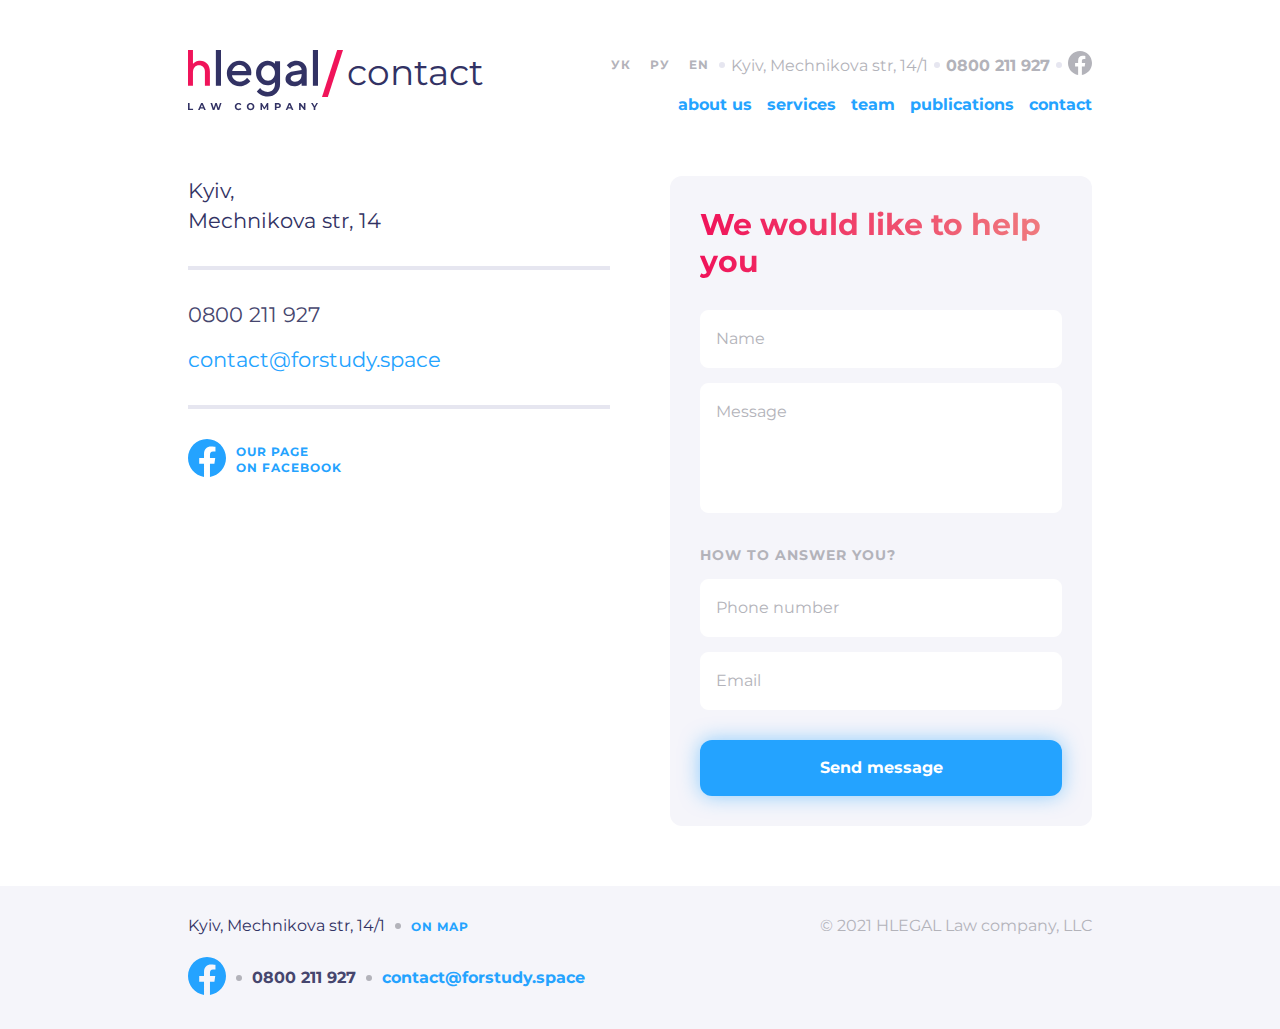
<file: contact.html>
<!DOCTYPE html>
<html lang="en">
<head>
    <meta charset="UTF-8">
    <meta name="viewport" content="width=device-width, initial-scale=1">
    <title>Hlegals / Contact</title>
    <link rel="stylesheet" href="./styles/main_contact.css">
</head>
<body>
<section class="first__section">
    <div class="container">
        <header class="hh">
            <div class="hh__wrapper">
                <div class="hh__wrapper__logo">
                    <div class="normal__logo">
                        <a href="./index.html">
                            <svg width="130" height="61" viewBox="0 0 130 61" fill="none"
                                 xmlns="http://www.w3.org/2000/svg">
                                <path d="M4.95672 0H0V35.7986H4.95672V22.5177C4.95672 20.2709 5.51557 18.4984 6.63326 17.2502C7.75095 16.002 9.2817 15.353 11.1769 15.353C12.8049 15.353 14.1655 15.9521 15.2589 17.1004C16.3523 18.2738 16.9112 19.7466 16.9112 21.5191V35.8236H21.8922V21.5191C21.8922 18.2238 20.9932 15.6276 19.1951 13.6804C17.3971 11.7332 15.0402 10.7596 12.1731 10.7596C11.347 10.7596 10.5209 10.8594 9.71906 11.0841C8.89294 11.3088 8.2369 11.5584 7.70235 11.833C7.16781 12.1076 6.65756 12.4072 6.1959 12.7567C5.73424 13.1062 5.41838 13.3558 5.27259 13.5056C5.1268 13.6554 5.00532 13.7552 4.95672 13.8301V0Z"
                                      fill="#F0145A"/>
                                <path d="M32.9726 0H27.8628V35.7689H32.9726V0Z" fill="#323264"/>
                                <path d="M63.1114 25.293L63.3669 22.7381C63.3669 19.3145 62.2428 16.453 59.9433 14.1536C57.6439 11.8541 54.7824 10.73 51.3588 10.73C47.9352 10.73 44.9715 11.9563 42.5188 14.4091C40.0661 16.8618 38.8397 19.7744 38.8397 23.2491C38.8397 26.826 40.1172 29.8919 42.621 32.4468C45.1248 35.0017 48.1396 36.2792 51.6143 36.2792C52.9429 36.2792 54.1692 36.0748 55.3956 35.7171C56.6219 35.3083 57.6439 34.8995 58.3593 34.4907C59.1258 34.0308 59.8922 33.5199 60.5565 32.9578C61.2208 32.3957 61.6807 31.9869 61.8851 31.7314C62.0895 31.4759 62.2428 31.3226 62.345 31.1693L59.0236 27.8479L58.2571 28.8188C57.7461 29.432 56.8774 30.0452 55.6511 30.7095C54.3736 31.3737 53.0451 31.6803 51.6143 31.6803C49.6215 31.6803 47.9352 31.0671 46.5045 29.7897C45.0737 28.5122 44.205 27.0304 43.9495 25.293H63.1114ZM51.3588 15.0733C53.2495 15.0733 54.7824 15.6354 56.0599 16.7085C57.2862 17.8327 58.0527 19.2123 58.3593 20.9497H44.1539C44.6138 19.2123 45.4314 17.8327 46.7089 16.7085C47.9352 15.6354 49.5193 15.0733 51.3588 15.0733Z"
                                      fill="#323264"/>
                                <path d="M86.9429 34.2863C86.9429 36.5347 86.2786 38.3742 84.8989 39.805C83.5704 41.1846 81.8841 41.9 79.7891 41.9C78.8693 41.9 77.9496 41.7467 77.0809 41.4912C76.2122 41.2357 75.5479 40.9291 74.9859 40.5714C74.4238 40.2137 73.9128 39.856 73.4018 39.3962C72.9419 38.9363 72.6353 38.6297 72.482 38.4764C72.3287 38.3231 72.2265 38.1698 72.1244 38.0676L68.803 41.389L69.2117 41.9C69.4672 42.2577 69.9271 42.7176 70.5403 43.2285C71.1535 43.6884 71.8689 44.1994 72.6864 44.7104C73.504 45.1703 74.526 45.5791 75.8034 45.9368C77.0809 46.2944 78.4094 46.4988 79.7891 46.4988C83.2638 46.4988 86.1253 45.3236 88.5269 42.9731C90.8774 40.5714 92.0527 37.7099 92.0527 34.2352V11.241H86.9429V13.7959L86.0742 13.0294C85.5121 12.5184 84.6434 12.0074 83.4171 11.4965C82.1907 10.9855 80.8622 10.73 79.5336 10.73C76.4166 10.73 73.7595 11.9052 71.4601 14.3069C69.1606 16.7085 68.0365 19.57 68.0365 22.9936C68.0365 26.4172 69.1606 29.2787 71.4601 31.6803C73.7595 34.0819 76.4166 35.2572 79.5336 35.2572C80.4023 35.2572 81.2199 35.155 82.0885 34.9506C82.9061 34.6951 83.5704 34.4396 84.1325 34.1841C84.6945 33.9286 85.2055 33.622 85.6654 33.2644C86.1253 32.9067 86.483 32.6512 86.5852 32.549L86.9429 32.1913V34.2863ZM73.1463 22.9936C73.1463 20.8475 73.8106 19.059 75.1903 17.5772C76.5699 16.0953 78.2051 15.3288 80.0446 15.3288C81.8841 15.3288 83.5193 16.0953 84.8989 17.5772C86.2275 19.059 86.9429 20.8475 86.9429 22.9936C86.9429 25.1397 86.2275 26.9282 84.8989 28.41C83.5193 29.8919 81.8841 30.6583 80.0446 30.6583C78.2051 30.6583 76.5699 29.8919 75.1903 28.41C73.8106 26.9282 73.1463 25.1397 73.1463 22.9936Z"
                                      fill="#323264"/>
                                <path d="M118.724 35.7682V19.9277C118.724 17.3217 117.753 15.1244 115.863 13.3871C113.972 11.5987 111.519 10.73 108.504 10.73C107.329 10.73 106.154 10.8833 105.03 11.1899C103.906 11.5476 102.986 11.9052 102.321 12.314C101.657 12.7228 100.993 13.1827 100.38 13.7448C99.7666 14.2558 99.4089 14.6135 99.2045 14.8179C99.0512 15.0222 98.8979 15.1755 98.7957 15.3288L102.117 18.6502L102.781 17.7816C103.19 17.2195 103.906 16.7085 104.979 16.1464C106.052 15.5843 107.227 15.3288 108.504 15.3288C109.986 15.3288 111.213 15.7887 112.183 16.6574C113.154 17.5261 113.614 18.6502 113.614 19.9277L104.672 21.4606C102.475 21.8183 100.686 22.687 99.46 24.0667C98.1825 25.4463 97.5182 27.1326 97.5182 29.1254C97.5182 31.016 98.3358 32.6512 99.971 34.0819C101.657 35.5638 103.701 36.2792 106.205 36.2792C107.074 36.2792 107.891 36.177 108.709 35.9215C109.577 35.7171 110.242 35.4616 110.804 35.2061C111.366 34.9506 111.877 34.644 112.337 34.2863C112.797 33.9287 113.103 33.6732 113.308 33.571C113.461 33.4177 113.563 33.2644 113.614 33.2133V35.7682H118.724ZM106.971 31.6803C105.643 31.6803 104.57 31.3737 103.803 30.7606C102.986 30.1474 102.628 29.432 102.628 28.6144C102.628 27.7457 102.884 26.9793 103.446 26.4172C104.008 25.8551 104.774 25.4463 105.694 25.293L113.614 24.0156V24.5265C113.614 26.826 113.052 28.5633 111.877 29.8408C110.702 31.0671 109.066 31.6803 106.971 31.6803Z"
                                      fill="#323264"/>
                                <path d="M130 0H124.89V35.7689H130V0Z" fill="#323264"/>
                                <path d="M0 53.1185H1.59915V58.7253H5.06396V60.0283H0V53.1185Z" fill="#323264"/>
                                <path d="M15.5016 58.5477H12.2934L11.6814 60.0283H10.0428L13.1226 53.1185H14.702L17.7917 60.0283H16.1136L15.5016 58.5477ZM14.9982 57.3335L13.9025 54.688L12.8067 57.3335H14.9982Z"
                                      fill="#323264"/>
                                <path d="M33.5121 53.1185L31.2516 60.0283H29.534L28.0138 55.3494L26.4443 60.0283H24.7366L22.4662 53.1185H24.1245L25.6842 57.9751L27.313 53.1185H28.7937L30.3731 58.0146L31.9821 53.1185H33.5121Z"
                                      fill="#323264"/>
                                <path d="M50.5232 60.1468C49.819 60.1468 49.1807 59.9954 48.6082 59.6927C48.0422 59.3834 47.5947 58.959 47.2657 58.4193C46.9432 57.8731 46.782 57.2578 46.782 56.5734C46.782 55.889 46.9432 55.277 47.2657 54.7373C47.5947 54.1911 48.0422 53.7667 48.6082 53.464C49.1807 53.1547 49.8223 53 50.5331 53C51.1319 53 51.6716 53.1053 52.152 53.3159C52.6389 53.5265 53.047 53.8292 53.376 54.224L52.3494 55.1717C51.8821 54.6321 51.303 54.3622 50.612 54.3622C50.1843 54.3622 49.8026 54.4577 49.467 54.6485C49.1313 54.8328 48.8681 55.0927 48.6773 55.4283C48.493 55.764 48.4009 56.1456 48.4009 56.5734C48.4009 57.0012 48.493 57.3828 48.6773 57.7185C48.8681 58.0541 49.1313 58.3173 49.467 58.5082C49.8026 58.6924 50.1843 58.7846 50.612 58.7846C51.303 58.7846 51.8821 58.5115 52.3494 57.9653L53.376 58.9129C53.047 59.3143 52.6389 59.6203 52.152 59.8309C51.665 60.0415 51.1221 60.1468 50.5232 60.1468Z"
                                      fill="#323264"/>
                                <path d="M62.5933 60.1468C61.876 60.1468 61.2278 59.9922 60.6487 59.6829C60.0761 59.3736 59.6253 58.9491 59.2963 58.4095C58.9738 57.8632 58.8126 57.2512 58.8126 56.5734C58.8126 55.8956 58.9738 55.2868 59.2963 54.7472C59.6253 54.201 60.0761 53.7733 60.6487 53.464C61.2278 53.1547 61.876 53 62.5933 53C63.3106 53 63.9555 53.1547 64.5281 53.464C65.1006 53.7733 65.5514 54.201 65.8804 54.7472C66.2095 55.2868 66.374 55.8956 66.374 56.5734C66.374 57.2512 66.2095 57.8632 65.8804 58.4095C65.5514 58.9491 65.1006 59.3736 64.5281 59.6829C63.9555 59.9922 63.3106 60.1468 62.5933 60.1468ZM62.5933 58.7846C63.0013 58.7846 63.3698 58.6924 63.6989 58.5082C64.0279 58.3173 64.2846 58.0541 64.4688 57.7185C64.6597 57.3828 64.7551 57.0012 64.7551 56.5734C64.7551 56.1456 64.6597 55.764 64.4688 55.4283C64.2846 55.0927 64.0279 54.8328 63.6989 54.6485C63.3698 54.4577 63.0013 54.3622 62.5933 54.3622C62.1853 54.3622 61.8168 54.4577 61.4877 54.6485C61.1587 54.8328 60.8987 55.0927 60.7079 55.4283C60.5236 55.764 60.4315 56.1456 60.4315 56.5734C60.4315 57.0012 60.5236 57.3828 60.7079 57.7185C60.8987 58.0541 61.1587 58.3173 61.4877 58.5082C61.8168 58.6924 62.1853 58.7846 62.5933 58.7846Z"
                                      fill="#323264"/>
                                <path d="M78.7995 60.0283L78.7896 55.8824L76.7561 59.2979H76.0355L74.0119 55.9713V60.0283H72.5115V53.1185H73.8342L76.4205 57.4125L78.9673 53.1185H80.2802L80.2999 60.0283H78.7995Z"
                                      fill="#323264"/>
                                <path d="M89.8659 53.1185C90.478 53.1185 91.0077 53.2205 91.4552 53.4245C91.9093 53.6285 92.2581 53.918 92.5016 54.2931C92.7451 54.6682 92.8668 55.1125 92.8668 55.6258C92.8668 56.1325 92.7451 56.5767 92.5016 56.9584C92.2581 57.3335 91.9093 57.623 91.4552 57.8271C91.0077 58.0245 90.478 58.1232 89.8659 58.1232H88.4741V60.0283H86.8749V53.1185H89.8659ZM89.7771 56.8202C90.2575 56.8202 90.6227 56.7182 90.8728 56.5142C91.1229 56.3036 91.2479 56.0074 91.2479 55.6258C91.2479 55.2375 91.1229 54.9414 90.8728 54.7373C90.6227 54.5268 90.2575 54.4215 89.7771 54.4215H88.4741V56.8202H89.7771Z"
                                      fill="#323264"/>
                                <path d="M103.148 58.5477H99.9396L99.3276 60.0283H97.6889L100.769 53.1185H102.348L105.438 60.0283H103.76L103.148 58.5477ZM102.644 57.3335L101.549 54.688L100.453 57.3335H102.644Z"
                                      fill="#323264"/>
                                <path d="M117.428 53.1185V60.0283H116.115L112.67 55.8331V60.0283H111.09V53.1185H112.413L115.848 57.3137V53.1185H117.428Z"
                                      fill="#323264"/>
                                <path d="M127.315 57.5803V60.0283H125.716V57.5605L123.041 53.1185H124.739L126.585 56.1884L128.43 53.1185H130L127.315 57.5803Z"
                                      fill="#323264"/>
                            </svg>
                        </a>
                        <svg class="normal__logo__slash" width="21" height="47" viewBox="0 0 21 47" fill="none"
                             xmlns="http://www.w3.org/2000/svg">
                            <path fill-rule="evenodd" clip-rule="evenodd" d="M15.1752 0H21L5.82482 47H0L15.1752 0Z"
                                  fill="#F0145A"/>
                        </svg>
                        <a class="normal__logo__a" href="./contact.html">contact</a>
                    </div>
                    <div class="mobile__logo">
                        <a href="./index.html">
                            <svg class="mobile__logo__main" width="70" height="33" viewBox="0 0 70 33" fill="none" xmlns="http://www.w3.org/2000/svg">
                                <path d="M2.64358 0H0V19.0926H2.64358V12.0094C2.64358 10.8111 2.94163 9.86583 3.53774 9.20012C4.13384 8.53441 4.95024 8.18824 5.96102 8.18824C6.82926 8.18824 7.55495 8.50778 8.13809 9.12024C8.72123 9.74601 9.01929 10.5315 9.01929 11.4769V19.1059H11.6758V11.4769C11.6758 9.71938 11.1964 8.3347 10.2374 7.29619C9.27846 6.25768 8.02146 5.73843 6.49233 5.73843C6.05173 5.73843 5.61114 5.79168 5.1835 5.91151C4.7429 6.03134 4.39301 6.16448 4.10792 6.31094C3.82283 6.45739 3.5507 6.61717 3.30448 6.80356C3.05826 6.98996 2.8898 7.12311 2.81205 7.20299C2.73429 7.28288 2.6695 7.33613 2.64358 7.37608V0Z" fill="#F0145A"/>
                                <path d="M17.5856 0H14.8604V19.0767H17.5856V0Z" fill="#323264"/>
                                <path d="M33.6598 13.4896L33.796 12.127C33.796 10.3011 33.1965 8.77493 31.9701 7.54857C30.7438 6.32221 29.2176 5.72266 27.3917 5.72266C25.5658 5.72266 23.9851 6.37672 22.677 7.68483C21.3689 8.99295 20.7148 10.5463 20.7148 12.3995C20.7148 14.3072 21.3962 15.9423 22.7315 17.305C24.0669 18.6676 25.6748 19.3489 27.528 19.3489C28.2365 19.3489 28.8906 19.2399 29.5446 19.0491C30.1987 18.8311 30.7438 18.6131 31.1253 18.3951C31.5341 18.1498 31.9429 17.8773 32.2971 17.5775C32.6514 17.2777 32.8967 17.0597 33.0057 16.9234C33.1147 16.7872 33.1965 16.7054 33.251 16.6236L31.4796 14.8522L31.0708 15.37C30.7983 15.6971 30.335 16.0241 29.6809 16.3784C28.9996 16.7327 28.291 16.8962 27.528 16.8962C26.4651 16.8962 25.5658 16.5691 24.8027 15.8878C24.0396 15.2065 23.5764 14.4162 23.4401 13.4896H33.6598ZM27.3917 8.03912C28.4 8.03912 29.2176 8.33889 29.8989 8.9112C30.553 9.51075 30.9618 10.2466 31.1253 11.1732H23.5491C23.7944 10.2466 24.2304 9.51075 24.9117 8.9112C25.5658 8.33889 26.4106 8.03912 27.3917 8.03912Z" fill="#323264"/>
                                <path d="M46.3695 18.286C46.3695 19.4852 46.0153 20.4662 45.2794 21.2293C44.5709 21.9651 43.6715 22.3467 42.5542 22.3467C42.0637 22.3467 41.5731 22.2649 41.1098 22.1286C40.6465 21.9924 40.2922 21.8289 39.9925 21.6381C39.6927 21.4473 39.4202 21.2566 39.1476 21.0113C38.9024 20.766 38.7389 20.6025 38.6571 20.5207C38.5753 20.439 38.5208 20.3572 38.4663 20.3027L36.6949 22.0741L36.9129 22.3467C37.0492 22.5374 37.2945 22.7827 37.6215 23.0552C37.9485 23.3005 38.3301 23.573 38.7661 23.8455C39.2021 24.0908 39.7472 24.3088 40.4285 24.4996C41.1098 24.6904 41.8184 24.7994 42.5542 24.7994C44.4074 24.7994 45.9335 24.1726 47.2144 22.919C48.468 21.6381 49.0948 20.112 49.0948 18.2588V5.99518H46.3695V7.3578L45.9062 6.94902C45.6065 6.67649 45.1432 6.40397 44.4891 6.13144C43.8351 5.85892 43.1265 5.72266 42.4179 5.72266C40.7555 5.72266 39.3384 6.34946 38.112 7.63033C36.8857 8.9112 36.2861 10.4373 36.2861 12.2632C36.2861 14.0892 36.8857 15.6153 38.112 16.8962C39.3384 18.177 40.7555 18.8038 42.4179 18.8038C42.8812 18.8038 43.3173 18.7493 43.7806 18.6403C44.2166 18.5041 44.5709 18.3678 44.8707 18.2315C45.1704 18.0953 45.443 17.9318 45.6882 17.741C45.9335 17.5502 46.1243 17.414 46.1788 17.3595L46.3695 17.1687V18.286ZM39.0114 12.2632C39.0114 11.1186 39.3657 10.1648 40.1015 9.37449C40.8373 8.58417 41.7094 8.17538 42.6905 8.17538C43.6715 8.17538 44.5436 8.58417 45.2794 9.37449C45.988 10.1648 46.3695 11.1186 46.3695 12.2632C46.3695 13.4079 45.988 14.3617 45.2794 15.152C44.5436 15.9423 43.6715 16.3511 42.6905 16.3511C41.7094 16.3511 40.8373 15.9423 40.1015 15.152C39.3657 14.3617 39.0114 13.4079 39.0114 12.2632Z" fill="#323264"/>
                                <path d="M63.3195 19.0764V10.6281C63.3195 9.23823 62.8017 8.06637 61.7934 7.13979C60.7851 6.18595 59.4769 5.72266 57.869 5.72266C57.2422 5.72266 56.6154 5.80441 56.0159 5.96793C55.4163 6.1587 54.9258 6.34946 54.5715 6.56748C54.2172 6.7855 53.8629 7.03078 53.5359 7.33055C53.2089 7.60308 53.0181 7.79384 52.9091 7.90285C52.8273 8.01186 52.7456 8.09362 52.6911 8.17538L54.4625 9.94679L54.8168 9.4835C55.0348 9.18372 55.4163 8.9112 55.9886 8.61142C56.5609 8.31164 57.1877 8.17538 57.869 8.17538C58.6594 8.17538 59.3134 8.42065 59.8312 8.88394C60.349 9.34724 60.5943 9.94679 60.5943 10.6281L55.8251 11.4457C54.6533 11.6364 53.6994 12.0997 53.0454 12.8356C52.364 13.5714 52.0098 14.4707 52.0098 15.5335C52.0098 16.5419 52.4458 17.414 53.3179 18.177C54.2172 18.9674 55.3073 19.3489 56.6427 19.3489C57.106 19.3489 57.542 19.2944 57.9781 19.1581C58.4413 19.0491 58.7956 18.9129 59.0954 18.7766C59.3952 18.6403 59.6677 18.4768 59.913 18.286C60.1582 18.0953 60.3218 17.959 60.4308 17.9045C60.5125 17.8228 60.567 17.741 60.5943 17.7137V19.0764H63.3195ZM57.0515 16.8962C56.3429 16.8962 55.7706 16.7327 55.3618 16.4056C54.9258 16.0786 54.735 15.6971 54.735 15.261C54.735 14.7977 54.8713 14.3889 55.1711 14.0892C55.4708 13.7894 55.8796 13.5714 56.3702 13.4896L60.5943 12.8083V13.0808C60.5943 14.3072 60.2945 15.2338 59.6677 15.9151C59.0409 16.5691 58.1688 16.8962 57.0515 16.8962Z" fill="#323264"/>
                                <path d="M69.3337 0H66.6084V19.0767H69.3337V0Z" fill="#323264"/>
                                <path d="M0 28.3298H0.852878V31.3201H2.70078V32.0151H0V28.3298Z" fill="#323264"/>
                                <path d="M8.26752 31.2254H6.5565L6.23009 32.0151H5.35615L6.99873 28.3298H7.84108L9.48893 32.0151H8.59393L8.26752 31.2254ZM7.99902 30.5778L7.41464 29.1669L6.83026 30.5778H7.99902Z" fill="#323264"/>
                                <path d="M17.8731 28.3298L16.6675 32.0151H15.7515L14.9407 29.5196L14.1036 32.0151H13.1928L11.982 28.3298H12.8664L13.6982 30.92L14.5669 28.3298H15.3566L16.199 30.9411L17.0571 28.3298H17.8731Z" fill="#323264"/>
                                <path d="M26.9457 32.0782C26.5702 32.0782 26.2297 31.9975 25.9244 31.8361C25.6225 31.6711 25.3838 31.4447 25.2084 31.1569C25.0364 30.8656 24.9504 30.5374 24.9504 30.1724C24.9504 29.8074 25.0364 29.481 25.2084 29.1932C25.3838 28.9019 25.6225 28.6755 25.9244 28.514C26.2297 28.3491 26.5719 28.2666 26.951 28.2666C27.2704 28.2666 27.5582 28.3228 27.8144 28.4351C28.0741 28.5474 28.2917 28.7088 28.4672 28.9194L27.9197 29.4248C27.6705 29.137 27.3616 28.9931 26.9931 28.9931C26.7649 28.9931 26.5614 29.044 26.3824 29.1458C26.2034 29.2441 26.063 29.3827 25.9612 29.5617C25.8629 29.7407 25.8138 29.9443 25.8138 30.1724C25.8138 30.4006 25.8629 30.6041 25.9612 30.7831C26.063 30.9621 26.2034 31.1025 26.3824 31.2043C26.5614 31.3026 26.7649 31.3517 26.9931 31.3517C27.3616 31.3517 27.6705 31.206 27.9197 30.9147L28.4672 31.4201C28.2917 31.6342 28.0741 31.7974 27.8144 31.9098C27.5547 32.0221 27.2651 32.0782 26.9457 32.0782Z" fill="#323264"/>
                                <path d="M33.3831 32.0782C33.0005 32.0782 32.6548 31.9958 32.3459 31.8308C32.0406 31.6658 31.8002 31.4395 31.6247 31.1516C31.4527 30.8603 31.3667 30.5339 31.3667 30.1724C31.3667 29.8109 31.4527 29.4863 31.6247 29.1985C31.8002 28.9071 32.0406 28.679 32.3459 28.514C32.6548 28.3491 33.0005 28.2666 33.3831 28.2666C33.7657 28.2666 34.1096 28.3491 34.415 28.514C34.7203 28.679 34.9607 28.9071 35.1362 29.1985C35.3117 29.4863 35.3995 29.8109 35.3995 30.1724C35.3995 30.5339 35.3117 30.8603 35.1362 31.1516C34.9607 31.4395 34.7203 31.6658 34.415 31.8308C34.1096 31.9958 33.7657 32.0782 33.3831 32.0782ZM33.3831 31.3517C33.6007 31.3517 33.7972 31.3026 33.9727 31.2043C34.1482 31.1025 34.2851 30.9621 34.3834 30.7831C34.4852 30.6041 34.5361 30.4006 34.5361 30.1724C34.5361 29.9443 34.4852 29.7407 34.3834 29.5617C34.2851 29.3827 34.1482 29.2441 33.9727 29.1458C33.7972 29.044 33.6007 28.9931 33.3831 28.9931C33.1655 28.9931 32.9689 29.044 32.7934 29.1458C32.618 29.2441 32.4793 29.3827 32.3775 29.5617C32.2793 29.7407 32.2301 29.9443 32.2301 30.1724C32.2301 30.4006 32.2793 30.6041 32.3775 30.7831C32.4793 30.9621 32.618 31.1025 32.7934 31.2043C32.9689 31.3026 33.1655 31.3517 33.3831 31.3517Z" fill="#323264"/>
                                <path d="M42.0264 32.0151L42.0211 29.8039L40.9366 31.6255H40.5523L39.473 29.8513V32.0151H38.6728V28.3298H39.3782L40.7576 30.6199L42.1159 28.3298H42.8161L42.8266 32.0151H42.0264Z" fill="#323264"/>
                                <path d="M47.9285 28.3298C48.2549 28.3298 48.5374 28.3842 48.7761 28.493C49.0183 28.6018 49.2043 28.7562 49.3342 28.9563C49.464 29.1563 49.529 29.3932 49.529 29.667C49.529 29.9373 49.464 30.1742 49.3342 30.3777C49.2043 30.5778 49.0183 30.7322 48.7761 30.841C48.5374 30.9463 48.2549 30.999 47.9285 30.999H47.1862V32.0151H46.3333V28.3298H47.9285ZM47.8811 30.304C48.1373 30.304 48.3321 30.2496 48.4655 30.1408C48.5989 30.0285 48.6656 29.8706 48.6656 29.667C48.6656 29.4599 48.5989 29.302 48.4655 29.1932C48.3321 29.0809 48.1373 29.0247 47.8811 29.0247H47.1862V30.304H47.8811Z" fill="#323264"/>
                                <path d="M55.0121 31.2254H53.3011L52.9747 32.0151H52.1008L53.7433 28.3298H54.5857L56.2335 32.0151H55.3385L55.0121 31.2254ZM54.7436 30.5778L54.1592 29.1669L53.5749 30.5778H54.7436Z" fill="#323264"/>
                                <path d="M62.6281 28.3298V32.0151H61.9279L60.0906 29.7776V32.0151H59.2482V28.3298H59.9537L61.7858 30.5673V28.3298H62.6281Z" fill="#323264"/>
                                <path d="M67.9013 30.7094V32.0151H67.0485V30.6989L65.6217 28.3298H66.5273L67.5117 29.9671L68.4963 28.3298H69.3333L67.9013 30.7094Z" fill="#323264"/>
                            </svg></a>
                        <svg class="mobile__logo__slash" width="12" height="26" viewBox="0 0 12 26" fill="none"
                             xmlns="http://www.w3.org/2000/svg">
                            <path fill-rule="evenodd" clip-rule="evenodd"
                                  d="M8.72827 0H11.9505L3.55574 26H0.333496L8.72827 0Z" fill="#F0145A"/>
                        </svg>
                        <a class="mobile__logo__a" href="./contact.html">contact</a>
                    </div>
                    <a class="mobile__logo__menu__1" href="/">
                        <div class="mobile__logo__menu">
                            <div class="mobile__logo__menu__dash"></div>
                            <div class="mobile__logo__menu__dash"></div>
                            <div class="mobile__logo__menu__dash"></div>
                        </div>
                    </a>
                </div>
                <div class="hh__wrapper__info">
                    <div class="contact">
                        <div class="lang3">
                            <a class="lang" href="/">УК</a>
                            <a class="lang" href="/">РУ</a>
                            <a class="lang" href="/">EN</a>
                        </div>
                        <div class="hh__separator"></div>
                        <div class="address">Kyiv, Mechnikova str, 14/1</div>
                        <div class="hh__separator"></div>
                        <div class="tel"><a class="tel" href="tel:0800211927">0800 211 927</a></div>
                        <div class="hh__separator"></div>
                        <div class="fb_logo">
                            <a href="/">
                                <svg width="24" height="24" viewBox="0 0 24 24" fill="none"
                                     xmlns="http://www.w3.org/2000/svg">
                                    <path d="M24 12.0733C24 5.40541 18.6274 0 12 0C5.37258 0 0 5.40541 0 12.0733C0 18.0995 4.38823 23.0943 10.125 24V15.5633H7.07813V12.0733H10.125V9.41343C10.125 6.38755 11.9165 4.71615 14.6576 4.71615C15.9705 4.71615 17.3438 4.95195 17.3438 4.95195V7.92313H15.8306C14.3399 7.92313 13.875 8.85379 13.875 9.80857V12.0733H17.2031L16.6711 15.5633H13.875V24C19.6118 23.0943 24 18.0995 24 12.0733Z"
                                          fill="white"/>
                                </svg>
                            </a>
                        </div>
                    </div>
                    <div class="hidden__logo">
                        <a href="./index.html">
                            <svg width="130" height="61" viewBox="0 0 130 61" fill="none" xmlns="http://www.w3.org/2000/svg">
                                <path d="M4.95672 0H0V35.7986H4.95672V22.5177C4.95672 20.2709 5.51557 18.4984 6.63326 17.2502C7.75095 16.002 9.2817 15.353 11.1769 15.353C12.8049 15.353 14.1655 15.9521 15.2589 17.1004C16.3523 18.2738 16.9112 19.7466 16.9112 21.5191V35.8236H21.8922V21.5191C21.8922 18.2238 20.9932 15.6276 19.1951 13.6804C17.3971 11.7332 15.0402 10.7596 12.1731 10.7596C11.347 10.7596 10.5209 10.8594 9.71906 11.0841C8.89294 11.3088 8.2369 11.5584 7.70235 11.833C7.16781 12.1076 6.65756 12.4072 6.1959 12.7567C5.73424 13.1062 5.41838 13.3558 5.27259 13.5056C5.1268 13.6554 5.00532 13.7552 4.95672 13.8301V0Z" fill="#F0145A"/>
                                <path d="M32.9726 0H27.8628V35.7689H32.9726V0Z" fill="#323264"/>
                                <path d="M63.1114 25.293L63.3669 22.7381C63.3669 19.3145 62.2428 16.453 59.9433 14.1536C57.6439 11.8541 54.7824 10.73 51.3588 10.73C47.9352 10.73 44.9715 11.9563 42.5188 14.4091C40.0661 16.8618 38.8397 19.7744 38.8397 23.2491C38.8397 26.826 40.1172 29.8919 42.621 32.4468C45.1248 35.0017 48.1396 36.2792 51.6143 36.2792C52.9429 36.2792 54.1692 36.0748 55.3956 35.7171C56.6219 35.3083 57.6439 34.8995 58.3593 34.4907C59.1258 34.0308 59.8922 33.5199 60.5565 32.9578C61.2208 32.3957 61.6807 31.9869 61.8851 31.7314C62.0895 31.4759 62.2428 31.3226 62.345 31.1693L59.0236 27.8479L58.2571 28.8188C57.7461 29.432 56.8774 30.0452 55.6511 30.7095C54.3736 31.3737 53.0451 31.6803 51.6143 31.6803C49.6215 31.6803 47.9352 31.0671 46.5045 29.7897C45.0737 28.5122 44.205 27.0304 43.9495 25.293H63.1114ZM51.3588 15.0733C53.2495 15.0733 54.7824 15.6354 56.0599 16.7085C57.2862 17.8327 58.0527 19.2123 58.3593 20.9497H44.1539C44.6138 19.2123 45.4314 17.8327 46.7089 16.7085C47.9352 15.6354 49.5193 15.0733 51.3588 15.0733Z" fill="#323264"/>
                                <path d="M86.9429 34.2863C86.9429 36.5347 86.2786 38.3742 84.8989 39.805C83.5704 41.1846 81.8841 41.9 79.7891 41.9C78.8693 41.9 77.9496 41.7467 77.0809 41.4912C76.2122 41.2357 75.5479 40.9291 74.9859 40.5714C74.4238 40.2137 73.9128 39.856 73.4018 39.3962C72.9419 38.9363 72.6353 38.6297 72.482 38.4764C72.3287 38.3231 72.2265 38.1698 72.1244 38.0676L68.803 41.389L69.2117 41.9C69.4672 42.2577 69.9271 42.7176 70.5403 43.2285C71.1535 43.6884 71.8689 44.1994 72.6864 44.7104C73.504 45.1703 74.526 45.5791 75.8034 45.9368C77.0809 46.2944 78.4094 46.4988 79.7891 46.4988C83.2638 46.4988 86.1253 45.3236 88.5269 42.9731C90.8774 40.5714 92.0527 37.7099 92.0527 34.2352V11.241H86.9429V13.7959L86.0742 13.0294C85.5121 12.5184 84.6434 12.0074 83.4171 11.4965C82.1907 10.9855 80.8622 10.73 79.5336 10.73C76.4166 10.73 73.7595 11.9052 71.4601 14.3069C69.1606 16.7085 68.0365 19.57 68.0365 22.9936C68.0365 26.4172 69.1606 29.2787 71.4601 31.6803C73.7595 34.0819 76.4166 35.2572 79.5336 35.2572C80.4023 35.2572 81.2199 35.155 82.0885 34.9506C82.9061 34.6951 83.5704 34.4396 84.1325 34.1841C84.6945 33.9286 85.2055 33.622 85.6654 33.2644C86.1253 32.9067 86.483 32.6512 86.5852 32.549L86.9429 32.1913V34.2863ZM73.1463 22.9936C73.1463 20.8475 73.8106 19.059 75.1903 17.5772C76.5699 16.0953 78.2051 15.3288 80.0446 15.3288C81.8841 15.3288 83.5193 16.0953 84.8989 17.5772C86.2275 19.059 86.9429 20.8475 86.9429 22.9936C86.9429 25.1397 86.2275 26.9282 84.8989 28.41C83.5193 29.8919 81.8841 30.6583 80.0446 30.6583C78.2051 30.6583 76.5699 29.8919 75.1903 28.41C73.8106 26.9282 73.1463 25.1397 73.1463 22.9936Z" fill="#323264"/>
                                <path d="M118.724 35.7682V19.9277C118.724 17.3217 117.753 15.1244 115.863 13.3871C113.972 11.5987 111.519 10.73 108.504 10.73C107.329 10.73 106.154 10.8833 105.03 11.1899C103.906 11.5476 102.986 11.9052 102.321 12.314C101.657 12.7228 100.993 13.1827 100.38 13.7448C99.7666 14.2558 99.4089 14.6135 99.2045 14.8179C99.0512 15.0222 98.8979 15.1755 98.7957 15.3288L102.117 18.6502L102.781 17.7816C103.19 17.2195 103.906 16.7085 104.979 16.1464C106.052 15.5843 107.227 15.3288 108.504 15.3288C109.986 15.3288 111.213 15.7887 112.183 16.6574C113.154 17.5261 113.614 18.6502 113.614 19.9277L104.672 21.4606C102.475 21.8183 100.686 22.687 99.46 24.0667C98.1825 25.4463 97.5182 27.1326 97.5182 29.1254C97.5182 31.016 98.3358 32.6512 99.971 34.0819C101.657 35.5638 103.701 36.2792 106.205 36.2792C107.074 36.2792 107.891 36.177 108.709 35.9215C109.577 35.7171 110.242 35.4616 110.804 35.2061C111.366 34.9506 111.877 34.644 112.337 34.2863C112.797 33.9287 113.103 33.6732 113.308 33.571C113.461 33.4177 113.563 33.2644 113.614 33.2133V35.7682H118.724ZM106.971 31.6803C105.643 31.6803 104.57 31.3737 103.803 30.7606C102.986 30.1474 102.628 29.432 102.628 28.6144C102.628 27.7457 102.884 26.9793 103.446 26.4172C104.008 25.8551 104.774 25.4463 105.694 25.293L113.614 24.0156V24.5265C113.614 26.826 113.052 28.5633 111.877 29.8408C110.702 31.0671 109.066 31.6803 106.971 31.6803Z" fill="#323264"/>
                                <path d="M130 0H124.89V35.7689H130V0Z" fill="#323264"/>
                                <path d="M0 53.1185H1.59915V58.7253H5.06396V60.0283H0V53.1185Z" fill="#323264"/>
                                <path d="M15.5016 58.5477H12.2934L11.6814 60.0283H10.0428L13.1226 53.1185H14.702L17.7917 60.0283H16.1136L15.5016 58.5477ZM14.9982 57.3335L13.9025 54.688L12.8067 57.3335H14.9982Z" fill="#323264"/>
                                <path d="M33.5121 53.1185L31.2516 60.0283H29.534L28.0138 55.3494L26.4443 60.0283H24.7366L22.4662 53.1185H24.1245L25.6842 57.9751L27.313 53.1185H28.7937L30.3731 58.0146L31.9821 53.1185H33.5121Z" fill="#323264"/>
                                <path d="M50.5232 60.1468C49.819 60.1468 49.1807 59.9954 48.6082 59.6927C48.0422 59.3834 47.5947 58.959 47.2657 58.4193C46.9432 57.8731 46.782 57.2578 46.782 56.5734C46.782 55.889 46.9432 55.277 47.2657 54.7373C47.5947 54.1911 48.0422 53.7667 48.6082 53.464C49.1807 53.1547 49.8223 53 50.5331 53C51.1319 53 51.6716 53.1053 52.152 53.3159C52.6389 53.5265 53.047 53.8292 53.376 54.224L52.3494 55.1717C51.8821 54.6321 51.303 54.3622 50.612 54.3622C50.1843 54.3622 49.8026 54.4577 49.467 54.6485C49.1313 54.8328 48.8681 55.0927 48.6773 55.4283C48.493 55.764 48.4009 56.1456 48.4009 56.5734C48.4009 57.0012 48.493 57.3828 48.6773 57.7185C48.8681 58.0541 49.1313 58.3173 49.467 58.5082C49.8026 58.6924 50.1843 58.7846 50.612 58.7846C51.303 58.7846 51.8821 58.5115 52.3494 57.9653L53.376 58.9129C53.047 59.3143 52.6389 59.6203 52.152 59.8309C51.665 60.0415 51.1221 60.1468 50.5232 60.1468Z" fill="#323264"/>
                                <path d="M62.5933 60.1468C61.876 60.1468 61.2278 59.9922 60.6487 59.6829C60.0761 59.3736 59.6253 58.9491 59.2963 58.4095C58.9738 57.8632 58.8126 57.2512 58.8126 56.5734C58.8126 55.8956 58.9738 55.2868 59.2963 54.7472C59.6253 54.201 60.0761 53.7733 60.6487 53.464C61.2278 53.1547 61.876 53 62.5933 53C63.3106 53 63.9555 53.1547 64.5281 53.464C65.1006 53.7733 65.5514 54.201 65.8804 54.7472C66.2095 55.2868 66.374 55.8956 66.374 56.5734C66.374 57.2512 66.2095 57.8632 65.8804 58.4095C65.5514 58.9491 65.1006 59.3736 64.5281 59.6829C63.9555 59.9922 63.3106 60.1468 62.5933 60.1468ZM62.5933 58.7846C63.0013 58.7846 63.3698 58.6924 63.6989 58.5082C64.0279 58.3173 64.2846 58.0541 64.4688 57.7185C64.6597 57.3828 64.7551 57.0012 64.7551 56.5734C64.7551 56.1456 64.6597 55.764 64.4688 55.4283C64.2846 55.0927 64.0279 54.8328 63.6989 54.6485C63.3698 54.4577 63.0013 54.3622 62.5933 54.3622C62.1853 54.3622 61.8168 54.4577 61.4877 54.6485C61.1587 54.8328 60.8987 55.0927 60.7079 55.4283C60.5236 55.764 60.4315 56.1456 60.4315 56.5734C60.4315 57.0012 60.5236 57.3828 60.7079 57.7185C60.8987 58.0541 61.1587 58.3173 61.4877 58.5082C61.8168 58.6924 62.1853 58.7846 62.5933 58.7846Z" fill="#323264"/>
                                <path d="M78.7995 60.0283L78.7896 55.8824L76.7561 59.2979H76.0355L74.0119 55.9713V60.0283H72.5115V53.1185H73.8342L76.4205 57.4125L78.9673 53.1185H80.2802L80.2999 60.0283H78.7995Z" fill="#323264"/>
                                <path d="M89.8659 53.1185C90.478 53.1185 91.0077 53.2205 91.4552 53.4245C91.9093 53.6285 92.2581 53.918 92.5016 54.2931C92.7451 54.6682 92.8668 55.1125 92.8668 55.6258C92.8668 56.1325 92.7451 56.5767 92.5016 56.9584C92.2581 57.3335 91.9093 57.623 91.4552 57.8271C91.0077 58.0245 90.478 58.1232 89.8659 58.1232H88.4741V60.0283H86.8749V53.1185H89.8659ZM89.7771 56.8202C90.2575 56.8202 90.6227 56.7182 90.8728 56.5142C91.1229 56.3036 91.2479 56.0074 91.2479 55.6258C91.2479 55.2375 91.1229 54.9414 90.8728 54.7373C90.6227 54.5268 90.2575 54.4215 89.7771 54.4215H88.4741V56.8202H89.7771Z" fill="#323264"/>
                                <path d="M103.148 58.5477H99.9396L99.3276 60.0283H97.6889L100.769 53.1185H102.348L105.438 60.0283H103.76L103.148 58.5477ZM102.644 57.3335L101.549 54.688L100.453 57.3335H102.644Z" fill="#323264"/>
                                <path d="M117.428 53.1185V60.0283H116.115L112.67 55.8331V60.0283H111.09V53.1185H112.413L115.848 57.3137V53.1185H117.428Z" fill="#323264"/>
                                <path d="M127.315 57.5803V60.0283H125.716V57.5605L123.041 53.1185H124.739L126.585 56.1884L128.43 53.1185H130L127.315 57.5803Z" fill="#323264"/>
                            </svg>
                        </a>
                        <svg class="hidden__logo__slash" width="21" height="47" viewBox="0 0 21 47" fill="none"
                             xmlns="http://www.w3.org/2000/svg">
                            <path fill-rule="evenodd" clip-rule="evenodd" d="M15.1752 0H21L5.82482 47H0L15.1752 0Z"
                                  fill="#F0145A"/>
                        </svg>
                        <a class="hidden__logo__a" href="./contact.html">contact</a>
                    </div>
                    <div class="links">
                        <a class="links__a" href="/">about us</a>
                        <a class="links__a a__services" href="./services.html">services</a>
                        <a class="links__a" href="/">team</a>
                        <a class="links__a" href="/">publications</a>
                        <a class="links__a" href="./contact.html">contact</a>
                    </div>
                </div>
            </div>
        </header>
    </div>
</section>
<section class="contact__section">
    <div class="container">
        <div class="contact__wrapper">
            <div class="contact__info">
                <p class="contact__info__ad">Kyiv, </br>Mechnikova str, 14</p>
                <div class="contact__info__sep"></div>
                <div class="contact__info__te">
                    <a class="contact__info__te__t" href="tel:0800211927">0800 211 927</a>
                    <a class="contact__info__te__e" href="mailto:contact@forstudy.space">contact@forstudy.space</a>
                </div>
                <div class="contact__info__sep"></div>
                <div class="contact__info__fb">
                    <a class="contact__info__fb__a" href="/">
                        <svg width="38" height="38" viewBox="0 0 38 38" fill="none"
                             xmlns="http://www.w3.org/2000/svg">
                            <path d="M38 19.1161C38 8.55857 29.4934 0 19 0C8.50658 0 0 8.55857 0 19.1161C0 28.6575 6.94803 36.5659 16.0312 38V24.6419H11.207V19.1161H16.0312V14.9046C16.0312 10.1136 18.8678 7.46723 23.2078 7.46723C25.2866 7.46723 27.4609 7.84059 27.4609 7.84059V12.545H25.0651C22.7048 12.545 21.9688 14.0185 21.9688 15.5302V19.1161H27.2383L26.3959 24.6419H21.9688V38C31.052 36.5659 38 28.6575 38 19.1161Z"
                                  fill="#24A3FF"/>
                        </svg>
                    </a>
                    <a class="contact__info__fb__p" href="/">Our page </br>on facebook</a>
                </div>
            </div>
            <div class="contact__form">
                <form class="form" action="mailto:example@gmail.com" enctype="text/plain">
                    <h6 class="form__h6">We would like to help you</h6>
                    <div class="form__nm">
                        <label>
                            <input class="form__nm__name" type="text" id="name" placeholder="Name" minlength="2" maxlength="14">
                        </label>
                        <label>
                            <textarea class="form__nm__message" name="message" placeholder="Message"></textarea>
                        </label>
                    </div>
                    <div class="form__te">
                        <p class="form__te__p">How to answer you?</p>
                        <label>
                            <input class="form__te__tel" type="tel" name="tel" id="tel" placeholder="Phone number"
                                   pattern="^+380\d{3}\d{2}\d{2}\d{2}$" minlength="13"
                                   maxlength="13">
                        </label>
                        <label>
                            <input class="form__te__email" type="email" id="email" placeholder="Email"
                                   pattern="[a-z0-9._%+-]+@[a-z0-9.-]+\.[a-z]{2,4}$"
                            ></label>
                    </div>
                    <a class="form__button" href="/">Send message</a>
                </form>
            </div>
        </div>
    </div>
</section>
<section class="fourth__section">
    <div class="container">
        <footer class="footer">
            <div class="container">
                <div class="footer__wrapper">
                    <div class="footer__wrapper__1">
                        <div class="footer__wrapper__1__1">
                            <p class="footer__address">Kyiv, Mechnikova str, 14/1</p>
                            <div class="footer__sep"></div>
                            <a class="footer__map"
                               href="https://www.google.com/maps/place/%D1%83%D0%BB.+%D0%9C%D0%B5%D1%87%D0%BD%D0%B8%D0%BA%D0%BE%D0%B2%D0%B0,+14%2F1,+%D0%9A%D0%B8%D0%B5%D0%B2,+%D0%A3%D0%BA%D1%80%D0%B0%D0%B8%D0%BD%D0%B0,+02000/@50.436795,30.5305163,17z/data=!3m1!4b1!4m5!3m4!1s0x40d4cf07295b8e39:0x17b2112e2dc0e7a!8m2!3d50.436795!4d30.532705">on
                                map</a>
                        </div>
                        <div class="footer__wrapper__1__2">
                            <div class="footer__fb__logo">
                                <a href="/">
                                    <svg width="38" height="38" viewBox="0 0 38 38" fill="none"
                                         xmlns="http://www.w3.org/2000/svg">
                                        <path d="M38 19.1161C38 8.55857 29.4934 0 19 0C8.50658 0 0 8.55857 0 19.1161C0 28.6575 6.94803 36.5659 16.0312 38V24.6419H11.207V19.1161H16.0312V14.9046C16.0312 10.1136 18.8678 7.46723 23.2078 7.46723C25.2866 7.46723 27.4609 7.84059 27.4609 7.84059V12.545H25.0651C22.7048 12.545 21.9688 14.0185 21.9688 15.5302V19.1161H27.2383L26.3959 24.6419H21.9688V38C31.052 36.5659 38 28.6575 38 19.1161Z"
                                              fill="#24A3FF"/>
                                    </svg>
                                </a>
                            </div>
                            <div class="footer__sep"></div>
                            <a class="footer__tel" href="tel:0800211927">0800 211 927</a>
                            <div class="footer__sep"></div>
                            <a class="footer__mail" href="mailto:contact@forstudy.space">contact@forstudy.space</a>
                        </div>
                    </div>
                    <div class="footer__wrapper__2">
                        <p class="footer__legal">© 2021 HLEGAL Law company, LLC</p>
                    </div>
                </div>
            </div>
        </footer>
    </div>
</section>
</body>
</html>
</file>
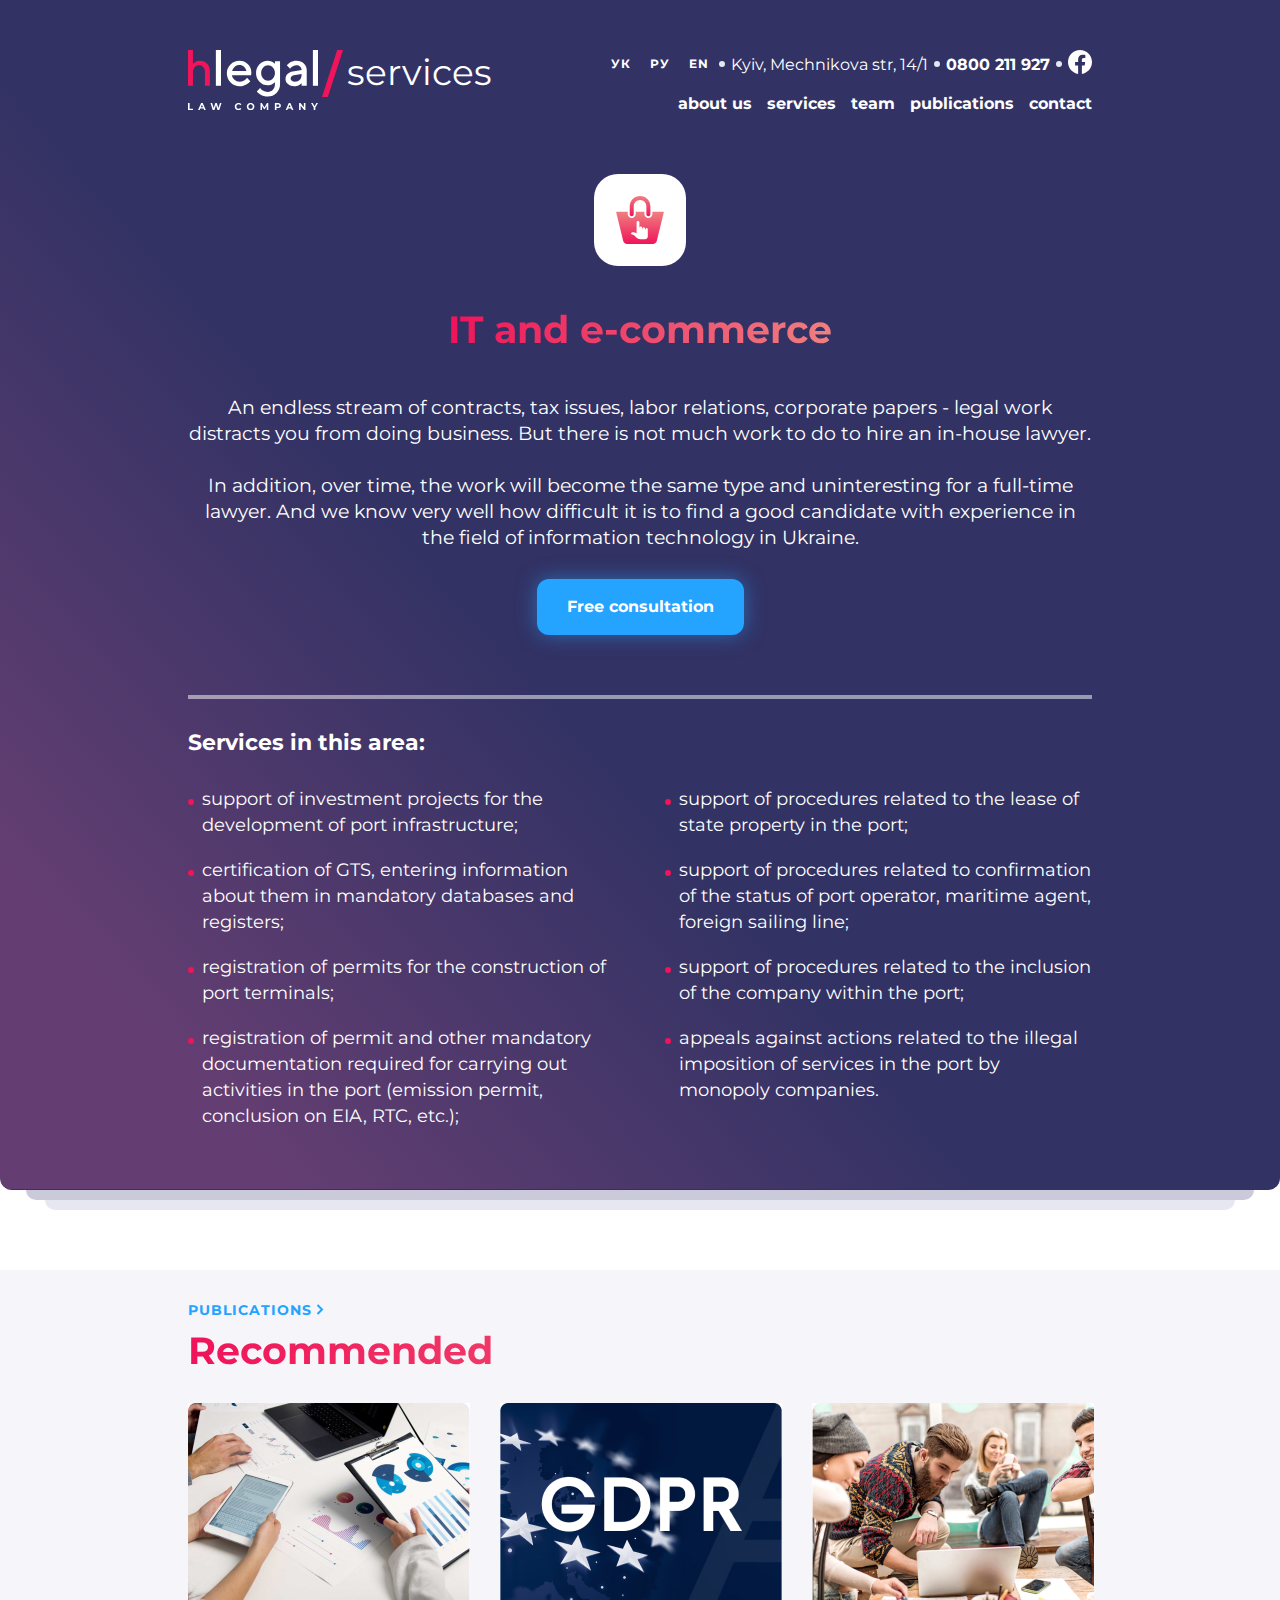
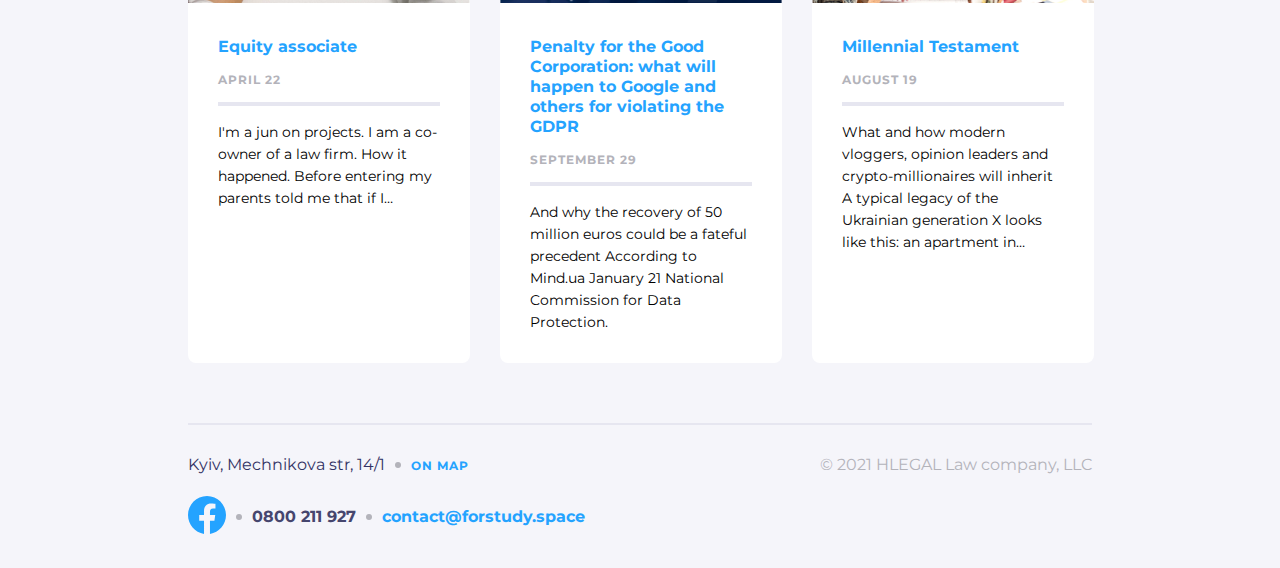
<file: IT_and_e-commerce.html>
<!DOCTYPE html>
<html lang="en">
<head>
    <meta charset="UTF-8">
    <meta name="viewport" content="width=device-width, initial-scale=1">
    <title>Hlegals / IT and e-commerce</title>
    <link rel="stylesheet" href="./styles/main_IT_and_e-commerce.css">
</head>
<body>
<section class="first__section">
    <div class="container">
        <header class="hh">
            <div class="hh__wrapper">
                <div class="hh__wrapper__logo">
                    <div class="normal__logo">
                        <a href="./index.html">
                            <svg class="normal__logo__svg" width="130" height="60" viewBox="0 0 130 60" fill="none"
                                 xmlns="http://www.w3.org/2000/svg">
                                <path d="M4.95672 0H0V35.7986H4.95672V22.5177C4.95672 20.2709 5.51557 18.4984 6.63326 17.2502C7.75095 16.002 9.2817 15.353 11.1769 15.353C12.8049 15.353 14.1655 15.9521 15.2589 17.1004C16.3523 18.2738 16.9112 19.7466 16.9112 21.5191V35.8236H21.8922V21.5191C21.8922 18.2238 20.9932 15.6276 19.1951 13.6804C17.3971 11.7332 15.0402 10.7596 12.1731 10.7596C11.347 10.7596 10.5209 10.8594 9.71906 11.0841C8.89294 11.3088 8.2369 11.5584 7.70235 11.833C7.16781 12.1076 6.65756 12.4072 6.1959 12.7567C5.73424 13.1062 5.41838 13.3558 5.27259 13.5056C5.1268 13.6554 5.00532 13.7552 4.95672 13.8301V0Z"
                                      fill="#F0145A"/>
                                <path d="M32.9726 0H27.8628V35.7689H32.9726V0Z" fill="white"/>
                                <path d="M63.1114 25.2935L63.3669 22.7386C63.3669 19.315 62.2428 16.4535 59.9433 14.1541C57.6439 11.8546 54.7824 10.7305 51.3588 10.7305C47.9352 10.7305 44.9715 11.9568 42.5188 14.4096C40.0661 16.8623 38.8397 19.7749 38.8397 23.2496C38.8397 26.8265 40.1172 29.8924 42.621 32.4473C45.1248 35.0022 48.1396 36.2797 51.6143 36.2797C52.9429 36.2797 54.1692 36.0753 55.3956 35.7176C56.6219 35.3088 57.6439 34.9 58.3593 34.4912C59.1258 34.0313 59.8922 33.5204 60.5565 32.9583C61.2208 32.3962 61.6807 31.9874 61.8851 31.7319C62.0895 31.4764 62.2428 31.3231 62.345 31.1698L59.0236 27.8484L58.2571 28.8193C57.7461 29.4325 56.8774 30.0457 55.6511 30.7099C54.3736 31.3742 53.0451 31.6808 51.6143 31.6808C49.6215 31.6808 47.9352 31.0676 46.5045 29.7902C45.0737 28.5127 44.205 27.0309 43.9495 25.2935H63.1114ZM51.3588 15.0738C53.2494 15.0738 54.7824 15.6359 56.0599 16.709C57.2862 17.8331 58.0527 19.2128 58.3593 20.9501H44.1539C44.6138 19.2128 45.4314 17.8331 46.7089 16.709C47.9352 15.6359 49.5193 15.0738 51.3588 15.0738Z"
                                      fill="white"/>
                                <path d="M86.9429 34.2868C86.9429 36.5351 86.2786 38.3747 84.8989 39.8054C83.5704 41.1851 81.8841 41.9005 79.7891 41.9005C78.8693 41.9005 77.9496 41.7472 77.0809 41.4917C76.2122 41.2362 75.5479 40.9296 74.9859 40.5719C74.4238 40.2142 73.9128 39.8565 73.4018 39.3967C72.9419 38.9368 72.6353 38.6302 72.482 38.4769C72.3287 38.3236 72.2265 38.1703 72.1244 38.0681L68.803 41.3895L69.2117 41.9005C69.4672 42.2582 69.9271 42.718 70.5403 43.229C71.1535 43.6889 71.8689 44.1999 72.6864 44.7109C73.504 45.1708 74.526 45.5796 75.8034 45.9372C77.0809 46.2949 78.4094 46.4993 79.7891 46.4993C83.2638 46.4993 86.1253 45.3241 88.5269 42.9735C90.8774 40.5719 92.0527 37.7104 92.0527 34.2357V11.2415H86.9429V13.7964L86.0742 13.0299C85.5121 12.5189 84.6434 12.0079 83.4171 11.4969C82.1907 10.986 80.8622 10.7305 79.5336 10.7305C76.4166 10.7305 73.7595 11.9057 71.4601 14.3074C69.1606 16.709 68.0365 19.5705 68.0365 22.9941C68.0365 26.4177 69.1606 29.2792 71.4601 31.6808C73.7595 34.0824 76.4166 35.2577 79.5336 35.2577C80.4023 35.2577 81.2199 35.1555 82.0885 34.9511C82.9061 34.6956 83.5704 34.4401 84.1325 34.1846C84.6945 33.9291 85.2055 33.6225 85.6654 33.2648C86.1253 32.9072 86.483 32.6517 86.5852 32.5495L86.9429 32.1918V34.2868ZM73.1463 22.9941C73.1463 20.8479 73.8106 19.0595 75.1903 17.5777C76.5699 16.0958 78.2051 15.3293 80.0446 15.3293C81.8841 15.3293 83.5193 16.0958 84.8989 17.5777C86.2275 19.0595 86.9429 20.8479 86.9429 22.9941C86.9429 25.1402 86.2275 26.9287 84.8989 28.4105C83.5193 29.8924 81.8841 30.6588 80.0446 30.6588C78.2051 30.6588 76.5699 29.8924 75.1903 28.4105C73.8106 26.9287 73.1463 25.1402 73.1463 22.9941Z"
                                      fill="white"/>
                                <path d="M118.724 35.7687V19.9282C118.724 17.3222 117.753 15.1249 115.863 13.3876C113.972 11.5991 111.519 10.7305 108.504 10.7305C107.329 10.7305 106.154 10.8838 105.03 11.1904C103.906 11.548 102.986 11.9057 102.321 12.3145C101.657 12.7233 100.993 13.1832 100.38 13.7453C99.7666 14.2563 99.4089 14.6139 99.2045 14.8183C99.0512 15.0227 98.8979 15.176 98.7957 15.3293L102.117 18.6507L102.781 17.782C103.19 17.22 103.906 16.709 104.979 16.1469C106.052 15.5848 107.227 15.3293 108.504 15.3293C109.986 15.3293 111.213 15.7892 112.183 16.6579C113.154 17.5266 113.614 18.6507 113.614 19.9282L104.672 21.4611C102.475 21.8188 100.686 22.6875 99.46 24.0672C98.1825 25.4468 97.5182 27.1331 97.5182 29.1259C97.5182 31.0165 98.3358 32.6517 99.971 34.0824C101.657 35.5643 103.701 36.2797 106.205 36.2797C107.074 36.2797 107.891 36.1775 108.709 35.922C109.577 35.7176 110.242 35.4621 110.804 35.2066C111.366 34.9511 111.877 34.6445 112.337 34.2868C112.797 33.9291 113.103 33.6736 113.308 33.5715C113.461 33.4182 113.563 33.2649 113.614 33.2138V35.7687H118.724ZM106.971 31.6808C105.643 31.6808 104.57 31.3742 103.803 30.761C102.986 30.1479 102.628 29.4325 102.628 28.6149C102.628 27.7462 102.884 26.9798 103.446 26.4177C104.008 25.8556 104.774 25.4468 105.694 25.2935L113.614 24.0161V24.527C113.614 26.8265 113.052 28.5638 111.877 29.8413C110.702 31.0676 109.066 31.6808 106.971 31.6808Z"
                                      fill="white"/>
                                <path d="M130 0H124.89V35.7689H130V0Z" fill="white"/>
                                <path d="M0 53.1185H1.59915V58.7253H5.06396V60.0283H0V53.1185Z" fill="white"/>
                                <path d="M15.5016 58.5477H12.2934L11.6814 60.0283H10.0428L13.1226 53.1185H14.702L17.7917 60.0283H16.1136L15.5016 58.5477ZM14.9982 57.3335L13.9025 54.688L12.8067 57.3335H14.9982Z"
                                      fill="white"/>
                                <path d="M33.5121 53.1185L31.2516 60.0283H29.534L28.0138 55.3494L26.4443 60.0283H24.7366L22.4662 53.1185H24.1245L25.6842 57.9751L27.313 53.1185H28.7937L30.3731 58.0146L31.9821 53.1185H33.5121Z"
                                      fill="white"/>
                                <path d="M50.5232 60.1468C49.819 60.1468 49.1807 59.9954 48.6082 59.6927C48.0422 59.3834 47.5947 58.959 47.2657 58.4193C46.9432 57.8731 46.782 57.2578 46.782 56.5734C46.782 55.889 46.9432 55.277 47.2657 54.7373C47.5947 54.1911 48.0422 53.7667 48.6082 53.464C49.1807 53.1547 49.8223 53 50.5331 53C51.1319 53 51.6716 53.1053 52.152 53.3159C52.6389 53.5265 53.047 53.8292 53.376 54.224L52.3494 55.1717C51.8821 54.6321 51.303 54.3622 50.612 54.3622C50.1843 54.3622 49.8026 54.4577 49.467 54.6485C49.1313 54.8328 48.8681 55.0927 48.6773 55.4283C48.493 55.764 48.4009 56.1456 48.4009 56.5734C48.4009 57.0012 48.493 57.3828 48.6773 57.7185C48.8681 58.0541 49.1313 58.3173 49.467 58.5082C49.8026 58.6924 50.1843 58.7846 50.612 58.7846C51.303 58.7846 51.8821 58.5115 52.3494 57.9653L53.376 58.9129C53.047 59.3143 52.6389 59.6203 52.152 59.8309C51.665 60.0415 51.1221 60.1468 50.5232 60.1468Z"
                                      fill="white"/>
                                <path d="M62.5933 60.1468C61.876 60.1468 61.2278 59.9922 60.6487 59.6829C60.0761 59.3736 59.6253 58.9491 59.2963 58.4095C58.9738 57.8632 58.8126 57.2512 58.8126 56.5734C58.8126 55.8956 58.9738 55.2868 59.2963 54.7472C59.6253 54.201 60.0761 53.7733 60.6487 53.464C61.2278 53.1547 61.876 53 62.5933 53C63.3106 53 63.9555 53.1547 64.5281 53.464C65.1006 53.7733 65.5514 54.201 65.8804 54.7472C66.2095 55.2868 66.374 55.8956 66.374 56.5734C66.374 57.2512 66.2095 57.8632 65.8804 58.4095C65.5514 58.9491 65.1006 59.3736 64.5281 59.6829C63.9555 59.9922 63.3106 60.1468 62.5933 60.1468ZM62.5933 58.7846C63.0013 58.7846 63.3698 58.6924 63.6989 58.5082C64.0279 58.3173 64.2846 58.0541 64.4688 57.7185C64.6597 57.3828 64.7551 57.0012 64.7551 56.5734C64.7551 56.1456 64.6597 55.764 64.4688 55.4283C64.2846 55.0927 64.0279 54.8328 63.6989 54.6485C63.3698 54.4577 63.0013 54.3622 62.5933 54.3622C62.1853 54.3622 61.8168 54.4577 61.4877 54.6485C61.1587 54.8328 60.8987 55.0927 60.7079 55.4283C60.5236 55.764 60.4315 56.1456 60.4315 56.5734C60.4315 57.0012 60.5236 57.3828 60.7079 57.7185C60.8987 58.0541 61.1587 58.3173 61.4877 58.5082C61.8168 58.6924 62.1853 58.7846 62.5933 58.7846Z"
                                      fill="white"/>
                                <path d="M78.7995 60.0283L78.7896 55.8824L76.7561 59.2979H76.0355L74.0119 55.9713V60.0283H72.5115V53.1185H73.8342L76.4205 57.4125L78.9673 53.1185H80.2802L80.2999 60.0283H78.7995Z"
                                      fill="white"/>
                                <path d="M89.8659 53.1185C90.478 53.1185 91.0077 53.2205 91.4552 53.4245C91.9093 53.6285 92.2581 53.918 92.5016 54.2931C92.7451 54.6682 92.8668 55.1125 92.8668 55.6258C92.8668 56.1325 92.7451 56.5767 92.5016 56.9584C92.2581 57.3335 91.9093 57.623 91.4552 57.8271C91.0077 58.0245 90.478 58.1232 89.8659 58.1232H88.4741V60.0283H86.8749V53.1185H89.8659ZM89.7771 56.8202C90.2575 56.8202 90.6227 56.7182 90.8728 56.5142C91.1229 56.3036 91.2479 56.0074 91.2479 55.6258C91.2479 55.2375 91.1229 54.9414 90.8728 54.7373C90.6227 54.5268 90.2575 54.4215 89.7771 54.4215H88.4741V56.8202H89.7771Z"
                                      fill="white"/>
                                <path d="M103.148 58.5477H99.9396L99.3276 60.0283H97.6889L100.769 53.1185H102.348L105.438 60.0283H103.76L103.148 58.5477ZM102.644 57.3335L101.549 54.688L100.453 57.3335H102.644Z"
                                      fill="white"/>
                                <path d="M117.428 53.1185V60.0283H116.115L112.67 55.8331V60.0283H111.09V53.1185H112.413L115.848 57.3137V53.1185H117.428Z"
                                      fill="white"/>
                                <path d="M127.315 57.5803V60.0283H125.716V57.5605L123.041 53.1185H124.739L126.585 56.1884L128.43 53.1185H130L127.315 57.5803Z"
                                      fill="white"/>
                            </svg>
                        </a>
                        <svg class="normal__logo__slash" width="21" height="47" viewBox="0 0 21 47" fill="none"
                             xmlns="http://www.w3.org/2000/svg">
                            <path fill-rule="evenodd" clip-rule="evenodd" d="M15.1752 0H21L5.82482 47H0L15.1752 0Z"
                                  fill="#F0145A"/>
                        </svg>
                        <a class="normal__logo__a" href="./services.html">services</a>
                    </div>
                    <div class="mobile__logo">
                        <a href="./index.html">
                            <svg class="mobile__logo__main" width="70" height="33" viewBox="0 0 70 33" fill="none"
                                 xmlns="http://www.w3.org/2000/svg">
                                <path d="M2.64358 0H0V19.0926H2.64358V12.0094C2.64358 10.8111 2.94163 9.86583 3.53774 9.20012C4.13384 8.53441 4.95024 8.18824 5.96102 8.18824C6.82926 8.18824 7.55495 8.50778 8.13809 9.12024C8.72123 9.74601 9.01929 10.5315 9.01929 11.4769V19.1059H11.6758V11.4769C11.6758 9.71938 11.1964 8.3347 10.2374 7.29619C9.27846 6.25768 8.02146 5.73843 6.49233 5.73843C6.05173 5.73843 5.61114 5.79168 5.1835 5.91151C4.7429 6.03134 4.39301 6.16448 4.10792 6.31094C3.82283 6.45739 3.5507 6.61717 3.30448 6.80356C3.05826 6.98996 2.8898 7.12311 2.81205 7.20299C2.73429 7.28288 2.6695 7.33613 2.64358 7.37608V0Z"
                                      fill="#F0145A"/>
                                <path d="M17.5856 0H14.8604V19.0767H17.5856V0Z" fill="white"/>
                                <path d="M33.6598 13.4896L33.796 12.127C33.796 10.3011 33.1965 8.77493 31.9701 7.54857C30.7438 6.32221 29.2176 5.72266 27.3917 5.72266C25.5658 5.72266 23.9851 6.37672 22.677 7.68483C21.3689 8.99295 20.7148 10.5463 20.7148 12.3995C20.7148 14.3072 21.3962 15.9423 22.7315 17.305C24.0669 18.6676 25.6748 19.3489 27.528 19.3489C28.2365 19.3489 28.8906 19.2399 29.5446 19.0491C30.1987 18.8311 30.7438 18.6131 31.1253 18.3951C31.5341 18.1498 31.9429 17.8773 32.2971 17.5775C32.6514 17.2777 32.8967 17.0597 33.0057 16.9234C33.1147 16.7872 33.1965 16.7054 33.251 16.6236L31.4796 14.8522L31.0708 15.37C30.7983 15.6971 30.335 16.0241 29.6809 16.3784C28.9996 16.7327 28.291 16.8962 27.528 16.8962C26.4651 16.8962 25.5658 16.5691 24.8027 15.8878C24.0396 15.2065 23.5764 14.4162 23.4401 13.4896H33.6598ZM27.3917 8.03912C28.4 8.03912 29.2176 8.33889 29.8989 8.9112C30.553 9.51075 30.9618 10.2466 31.1253 11.1732H23.5491C23.7944 10.2466 24.2304 9.51075 24.9117 8.9112C25.5658 8.33889 26.4106 8.03912 27.3917 8.03912Z"
                                      fill="white"/>
                                <path d="M46.3695 18.286C46.3695 19.4852 46.0153 20.4662 45.2794 21.2293C44.5709 21.9651 43.6715 22.3467 42.5542 22.3467C42.0637 22.3467 41.5731 22.2649 41.1098 22.1286C40.6465 21.9924 40.2922 21.8289 39.9925 21.6381C39.6927 21.4473 39.4202 21.2566 39.1476 21.0113C38.9024 20.766 38.7389 20.6025 38.6571 20.5207C38.5753 20.439 38.5208 20.3572 38.4663 20.3027L36.6949 22.0741L36.9129 22.3467C37.0492 22.5374 37.2945 22.7827 37.6215 23.0552C37.9485 23.3005 38.3301 23.573 38.7661 23.8455C39.2021 24.0908 39.7472 24.3088 40.4285 24.4996C41.1098 24.6904 41.8184 24.7994 42.5542 24.7994C44.4074 24.7994 45.9335 24.1726 47.2144 22.919C48.468 21.6381 49.0948 20.112 49.0948 18.2588V5.99518H46.3695V7.3578L45.9062 6.94902C45.6065 6.67649 45.1432 6.40397 44.4891 6.13144C43.8351 5.85892 43.1265 5.72266 42.4179 5.72266C40.7555 5.72266 39.3384 6.34946 38.112 7.63033C36.8857 8.9112 36.2861 10.4373 36.2861 12.2632C36.2861 14.0892 36.8857 15.6153 38.112 16.8962C39.3384 18.177 40.7555 18.8038 42.4179 18.8038C42.8812 18.8038 43.3173 18.7493 43.7806 18.6403C44.2166 18.5041 44.5709 18.3678 44.8707 18.2315C45.1704 18.0953 45.443 17.9318 45.6882 17.741C45.9335 17.5502 46.1243 17.414 46.1788 17.3595L46.3695 17.1687V18.286ZM39.0114 12.2632C39.0114 11.1186 39.3657 10.1648 40.1015 9.37449C40.8373 8.58417 41.7094 8.17538 42.6905 8.17538C43.6715 8.17538 44.5436 8.58417 45.2794 9.37449C45.988 10.1648 46.3695 11.1186 46.3695 12.2632C46.3695 13.4079 45.988 14.3617 45.2794 15.152C44.5436 15.9423 43.6715 16.3511 42.6905 16.3511C41.7094 16.3511 40.8373 15.9423 40.1015 15.152C39.3657 14.3617 39.0114 13.4079 39.0114 12.2632Z"
                                      fill="white"/>
                                <path d="M63.3195 19.0764V10.6281C63.3195 9.23823 62.8017 8.06637 61.7934 7.13979C60.7851 6.18595 59.4769 5.72266 57.869 5.72266C57.2422 5.72266 56.6154 5.80441 56.0159 5.96793C55.4163 6.1587 54.9258 6.34946 54.5715 6.56748C54.2172 6.7855 53.8629 7.03078 53.5359 7.33055C53.2089 7.60308 53.0181 7.79384 52.9091 7.90285C52.8273 8.01186 52.7456 8.09362 52.6911 8.17538L54.4625 9.94679L54.8168 9.4835C55.0348 9.18372 55.4163 8.9112 55.9886 8.61142C56.5609 8.31164 57.1877 8.17538 57.869 8.17538C58.6594 8.17538 59.3134 8.42065 59.8312 8.88394C60.349 9.34724 60.5943 9.94679 60.5943 10.6281L55.8251 11.4457C54.6533 11.6364 53.6994 12.0997 53.0454 12.8356C52.364 13.5714 52.0098 14.4707 52.0098 15.5335C52.0098 16.5419 52.4458 17.414 53.3179 18.177C54.2172 18.9674 55.3073 19.3489 56.6427 19.3489C57.106 19.3489 57.542 19.2944 57.9781 19.1581C58.4413 19.0491 58.7956 18.9129 59.0954 18.7766C59.3952 18.6403 59.6677 18.4768 59.913 18.286C60.1582 18.0953 60.3218 17.959 60.4308 17.9045C60.5125 17.8228 60.567 17.741 60.5943 17.7137V19.0764H63.3195ZM57.0515 16.8962C56.3429 16.8962 55.7706 16.7327 55.3618 16.4056C54.9258 16.0786 54.735 15.6971 54.735 15.261C54.735 14.7977 54.8713 14.3889 55.1711 14.0892C55.4708 13.7894 55.8796 13.5714 56.3702 13.4896L60.5943 12.8083V13.0808C60.5943 14.3072 60.2945 15.2338 59.6677 15.9151C59.0409 16.5691 58.1688 16.8962 57.0515 16.8962Z"
                                      fill="white"/>
                                <path d="M69.3337 0H66.6084V19.0767H69.3337V0Z" fill="white"/>
                                <path d="M0 28.3308H0.852878V31.3211H2.70078V32.016H0V28.3308Z" fill="white"/>
                                <path d="M8.26752 31.2263H6.5565L6.23009 32.016H5.35615L6.99873 28.3308H7.84108L9.48893 32.016H8.59393L8.26752 31.2263ZM7.99902 30.5788L7.41464 29.1678L6.83026 30.5788H7.99902Z"
                                      fill="white"/>
                                <path d="M17.8731 28.3308L16.6675 32.016H15.7515L14.9407 29.5206L14.1036 32.016H13.1928L11.982 28.3308H12.8664L13.6982 30.921L14.5669 28.3308H15.3566L16.199 30.942L17.0571 28.3308H17.8731Z"
                                      fill="white"/>
                                <path d="M26.9457 32.0792C26.5702 32.0792 26.2297 31.9985 25.9244 31.837C25.6225 31.6721 25.3838 31.4457 25.2084 31.1579C25.0364 30.8666 24.9504 30.5384 24.9504 30.1734C24.9504 29.8084 25.0364 29.482 25.2084 29.1942C25.3838 28.9028 25.6225 28.6765 25.9244 28.515C26.2297 28.3501 26.5719 28.2676 26.951 28.2676C27.2704 28.2676 27.5582 28.3237 27.8144 28.436C28.0741 28.5484 28.2917 28.7098 28.4672 28.9204L27.9197 29.4258C27.6705 29.138 27.3616 28.9941 26.9931 28.9941C26.7649 28.9941 26.5614 29.045 26.3824 29.1468C26.2034 29.2451 26.063 29.3837 25.9612 29.5627C25.8629 29.7417 25.8138 29.9453 25.8138 30.1734C25.8138 30.4015 25.8629 30.6051 25.9612 30.7841C26.063 30.9631 26.2034 31.1035 26.3824 31.2053C26.5614 31.3035 26.7649 31.3527 26.9931 31.3527C27.3616 31.3527 27.6705 31.207 27.9197 30.9157L28.4672 31.4211C28.2917 31.6352 28.0741 31.7984 27.8144 31.9107C27.5547 32.0231 27.2651 32.0792 26.9457 32.0792Z"
                                      fill="white"/>
                                <path d="M33.3831 32.0792C33.0005 32.0792 32.6548 31.9967 32.3459 31.8318C32.0406 31.6668 31.8002 31.4404 31.6247 31.1526C31.4527 30.8613 31.3667 30.5349 31.3667 30.1734C31.3667 29.8119 31.4527 29.4872 31.6247 29.1994C31.8002 28.9081 32.0406 28.68 32.3459 28.515C32.6548 28.3501 33.0005 28.2676 33.3831 28.2676C33.7657 28.2676 34.1096 28.3501 34.415 28.515C34.7203 28.68 34.9607 28.9081 35.1362 29.1994C35.3117 29.4872 35.3995 29.8119 35.3995 30.1734C35.3995 30.5349 35.3117 30.8613 35.1362 31.1526C34.9607 31.4404 34.7203 31.6668 34.415 31.8318C34.1096 31.9967 33.7657 32.0792 33.3831 32.0792ZM33.3831 31.3527C33.6007 31.3527 33.7972 31.3035 33.9727 31.2053C34.1482 31.1035 34.2851 30.9631 34.3834 30.7841C34.4852 30.6051 34.5361 30.4015 34.5361 30.1734C34.5361 29.9453 34.4852 29.7417 34.3834 29.5627C34.2851 29.3837 34.1482 29.2451 33.9727 29.1468C33.7972 29.045 33.6007 28.9941 33.3831 28.9941C33.1655 28.9941 32.9689 29.045 32.7934 29.1468C32.618 29.2451 32.4793 29.3837 32.3775 29.5627C32.2793 29.7417 32.2301 29.9453 32.2301 30.1734C32.2301 30.4015 32.2793 30.6051 32.3775 30.7841C32.4793 30.9631 32.618 31.1035 32.7934 31.2053C32.9689 31.3035 33.1655 31.3527 33.3831 31.3527Z"
                                      fill="white"/>
                                <path d="M42.0264 32.016L42.0211 29.8049L40.9366 31.6264H40.5523L39.473 29.8522V32.016H38.6728V28.3308H39.3782L40.7576 30.6209L42.1159 28.3308H42.8161L42.8266 32.016H42.0264Z"
                                      fill="white"/>
                                <path d="M47.9285 28.3308C48.2549 28.3308 48.5374 28.3852 48.7761 28.494C49.0183 28.6028 49.2043 28.7572 49.3342 28.9573C49.464 29.1573 49.529 29.3942 49.529 29.668C49.529 29.9382 49.464 30.1751 49.3342 30.3787C49.2043 30.5788 49.0183 30.7332 48.7761 30.842C48.5374 30.9473 48.2549 30.9999 47.9285 30.9999H47.1862V32.016H46.3333V28.3308H47.9285ZM47.8811 30.305C48.1373 30.305 48.3321 30.2506 48.4655 30.1418C48.5989 30.0295 48.6656 29.8716 48.6656 29.668C48.6656 29.4609 48.5989 29.303 48.4655 29.1942C48.3321 29.0818 48.1373 29.0257 47.8811 29.0257H47.1862V30.305H47.8811Z"
                                      fill="white"/>
                                <path d="M55.0121 31.2263H53.3011L52.9747 32.016H52.1008L53.7433 28.3308H54.5857L56.2335 32.016H55.3385L55.0121 31.2263ZM54.7436 30.5788L54.1592 29.1678L53.5749 30.5788H54.7436Z"
                                      fill="white"/>
                                <path d="M62.6281 28.3308V32.016H61.9279L60.0906 29.7785V32.016H59.2482V28.3308H59.9537L61.7858 30.5682V28.3308H62.6281Z"
                                      fill="white"/>
                                <path d="M67.9013 30.7104V32.016H67.0485V30.6999L65.6217 28.3308H66.5273L67.5117 29.9681L68.4963 28.3308H69.3333L67.9013 30.7104Z"
                                      fill="white"/>
                            </svg>
                        </a>
                        <svg class="mobile__logo__slash" width="12" height="26" viewBox="0 0 12 26" fill="none"
                             xmlns="http://www.w3.org/2000/svg">
                            <path fill-rule="evenodd" clip-rule="evenodd"
                                  d="M8.72827 0H11.9505L3.55574 26H0.333496L8.72827 0Z" fill="#F0145A"/>
                        </svg>
                        <a class="mobile__logo__a" href="/">services</a>
                    </div>
                    <a class="mobile__logo__menu__1" href="/">
                        <div class="mobile__logo__menu">
                            <div class="mobile__logo__menu__dash"></div>
                            <div class="mobile__logo__menu__dash"></div>
                            <div class="mobile__logo__menu__dash"></div>
                        </div>
                    </a>
                </div>
                <div class="hh__wrapper__info">
                    <div class="contact">
                        <div class="lang3">
                            <a class="lang" href="/">УК</a>
                            <a class="lang" href="/">РУ</a>
                            <a class="lang" href="/">EN</a>
                        </div>
                        <div class="hh__separator"></div>
                        <div class="address">Kyiv, Mechnikova str, 14/1</div>
                        <div class="hh__separator"></div>
                        <div class="tel"><a class="tel" href="tel:0800211927">0800 211 927</a></div>
                        <div class="hh__separator"></div>
                        <div class="fb_logo">
                            <a href="/">
                                <svg width="24" height="24" viewBox="0 0 24 24" fill="none"
                                     xmlns="http://www.w3.org/2000/svg">
                                    <path d="M24 12.0733C24 5.40541 18.6274 0 12 0C5.37258 0 0 5.40541 0 12.0733C0 18.0995 4.38823 23.0943 10.125 24V15.5633H7.07813V12.0733H10.125V9.41343C10.125 6.38755 11.9165 4.71615 14.6576 4.71615C15.9705 4.71615 17.3438 4.95195 17.3438 4.95195V7.92313H15.8306C14.3399 7.92313 13.875 8.85379 13.875 9.80857V12.0733H17.2031L16.6711 15.5633H13.875V24C19.6118 23.0943 24 18.0995 24 12.0733Z"
                                          fill="white"/>
                                </svg>
                            </a>
                        </div>
                    </div>
                    <div class="hidden__logo">
                        <a href="./index.html">
                            <svg class="hidden__logo__svg" width="130" height="60" viewBox="0 0 130 60" fill="none"
                                 xmlns="http://www.w3.org/2000/svg">
                                <path d="M4.95672 0H0V35.7986H4.95672V22.5177C4.95672 20.2709 5.51557 18.4984 6.63326 17.2502C7.75095 16.002 9.2817 15.353 11.1769 15.353C12.8049 15.353 14.1655 15.9521 15.2589 17.1004C16.3523 18.2738 16.9112 19.7466 16.9112 21.5191V35.8236H21.8922V21.5191C21.8922 18.2238 20.9932 15.6276 19.1951 13.6804C17.3971 11.7332 15.0402 10.7596 12.1731 10.7596C11.347 10.7596 10.5209 10.8594 9.71906 11.0841C8.89294 11.3088 8.2369 11.5584 7.70235 11.833C7.16781 12.1076 6.65756 12.4072 6.1959 12.7567C5.73424 13.1062 5.41838 13.3558 5.27259 13.5056C5.1268 13.6554 5.00532 13.7552 4.95672 13.8301V0Z"
                                      fill="#F0145A"/>
                                <path d="M32.9726 0H27.8628V35.7689H32.9726V0Z" fill="white"/>
                                <path d="M63.1114 25.2935L63.3669 22.7386C63.3669 19.315 62.2428 16.4535 59.9433 14.1541C57.6439 11.8546 54.7824 10.7305 51.3588 10.7305C47.9352 10.7305 44.9715 11.9568 42.5188 14.4096C40.0661 16.8623 38.8397 19.7749 38.8397 23.2496C38.8397 26.8265 40.1172 29.8924 42.621 32.4473C45.1248 35.0022 48.1396 36.2797 51.6143 36.2797C52.9429 36.2797 54.1692 36.0753 55.3956 35.7176C56.6219 35.3088 57.6439 34.9 58.3593 34.4912C59.1258 34.0313 59.8922 33.5204 60.5565 32.9583C61.2208 32.3962 61.6807 31.9874 61.8851 31.7319C62.0895 31.4764 62.2428 31.3231 62.345 31.1698L59.0236 27.8484L58.2571 28.8193C57.7461 29.4325 56.8774 30.0457 55.6511 30.7099C54.3736 31.3742 53.0451 31.6808 51.6143 31.6808C49.6215 31.6808 47.9352 31.0676 46.5045 29.7902C45.0737 28.5127 44.205 27.0309 43.9495 25.2935H63.1114ZM51.3588 15.0738C53.2494 15.0738 54.7824 15.6359 56.0599 16.709C57.2862 17.8331 58.0527 19.2128 58.3593 20.9501H44.1539C44.6138 19.2128 45.4314 17.8331 46.7089 16.709C47.9352 15.6359 49.5193 15.0738 51.3588 15.0738Z"
                                      fill="white"/>
                                <path d="M86.9429 34.2868C86.9429 36.5351 86.2786 38.3747 84.8989 39.8054C83.5704 41.1851 81.8841 41.9005 79.7891 41.9005C78.8693 41.9005 77.9496 41.7472 77.0809 41.4917C76.2122 41.2362 75.5479 40.9296 74.9859 40.5719C74.4238 40.2142 73.9128 39.8565 73.4018 39.3967C72.9419 38.9368 72.6353 38.6302 72.482 38.4769C72.3287 38.3236 72.2265 38.1703 72.1244 38.0681L68.803 41.3895L69.2117 41.9005C69.4672 42.2582 69.9271 42.718 70.5403 43.229C71.1535 43.6889 71.8689 44.1999 72.6864 44.7109C73.504 45.1708 74.526 45.5796 75.8034 45.9372C77.0809 46.2949 78.4094 46.4993 79.7891 46.4993C83.2638 46.4993 86.1253 45.3241 88.5269 42.9735C90.8774 40.5719 92.0527 37.7104 92.0527 34.2357V11.2415H86.9429V13.7964L86.0742 13.0299C85.5121 12.5189 84.6434 12.0079 83.4171 11.4969C82.1907 10.986 80.8622 10.7305 79.5336 10.7305C76.4166 10.7305 73.7595 11.9057 71.4601 14.3074C69.1606 16.709 68.0365 19.5705 68.0365 22.9941C68.0365 26.4177 69.1606 29.2792 71.4601 31.6808C73.7595 34.0824 76.4166 35.2577 79.5336 35.2577C80.4023 35.2577 81.2199 35.1555 82.0885 34.9511C82.9061 34.6956 83.5704 34.4401 84.1325 34.1846C84.6945 33.9291 85.2055 33.6225 85.6654 33.2648C86.1253 32.9072 86.483 32.6517 86.5852 32.5495L86.9429 32.1918V34.2868ZM73.1463 22.9941C73.1463 20.8479 73.8106 19.0595 75.1903 17.5777C76.5699 16.0958 78.2051 15.3293 80.0446 15.3293C81.8841 15.3293 83.5193 16.0958 84.8989 17.5777C86.2275 19.0595 86.9429 20.8479 86.9429 22.9941C86.9429 25.1402 86.2275 26.9287 84.8989 28.4105C83.5193 29.8924 81.8841 30.6588 80.0446 30.6588C78.2051 30.6588 76.5699 29.8924 75.1903 28.4105C73.8106 26.9287 73.1463 25.1402 73.1463 22.9941Z"
                                      fill="white"/>
                                <path d="M118.724 35.7687V19.9282C118.724 17.3222 117.753 15.1249 115.863 13.3876C113.972 11.5991 111.519 10.7305 108.504 10.7305C107.329 10.7305 106.154 10.8838 105.03 11.1904C103.906 11.548 102.986 11.9057 102.321 12.3145C101.657 12.7233 100.993 13.1832 100.38 13.7453C99.7666 14.2563 99.4089 14.6139 99.2045 14.8183C99.0512 15.0227 98.8979 15.176 98.7957 15.3293L102.117 18.6507L102.781 17.782C103.19 17.22 103.906 16.709 104.979 16.1469C106.052 15.5848 107.227 15.3293 108.504 15.3293C109.986 15.3293 111.213 15.7892 112.183 16.6579C113.154 17.5266 113.614 18.6507 113.614 19.9282L104.672 21.4611C102.475 21.8188 100.686 22.6875 99.46 24.0672C98.1825 25.4468 97.5182 27.1331 97.5182 29.1259C97.5182 31.0165 98.3358 32.6517 99.971 34.0824C101.657 35.5643 103.701 36.2797 106.205 36.2797C107.074 36.2797 107.891 36.1775 108.709 35.922C109.577 35.7176 110.242 35.4621 110.804 35.2066C111.366 34.9511 111.877 34.6445 112.337 34.2868C112.797 33.9291 113.103 33.6736 113.308 33.5715C113.461 33.4182 113.563 33.2649 113.614 33.2138V35.7687H118.724ZM106.971 31.6808C105.643 31.6808 104.57 31.3742 103.803 30.761C102.986 30.1479 102.628 29.4325 102.628 28.6149C102.628 27.7462 102.884 26.9798 103.446 26.4177C104.008 25.8556 104.774 25.4468 105.694 25.2935L113.614 24.0161V24.527C113.614 26.8265 113.052 28.5638 111.877 29.8413C110.702 31.0676 109.066 31.6808 106.971 31.6808Z"
                                      fill="white"/>
                                <path d="M130 0H124.89V35.7689H130V0Z" fill="white"/>
                                <path d="M0 53.1185H1.59915V58.7253H5.06396V60.0283H0V53.1185Z" fill="white"/>
                                <path d="M15.5016 58.5477H12.2934L11.6814 60.0283H10.0428L13.1226 53.1185H14.702L17.7917 60.0283H16.1136L15.5016 58.5477ZM14.9982 57.3335L13.9025 54.688L12.8067 57.3335H14.9982Z"
                                      fill="white"/>
                                <path d="M33.5121 53.1185L31.2516 60.0283H29.534L28.0138 55.3494L26.4443 60.0283H24.7366L22.4662 53.1185H24.1245L25.6842 57.9751L27.313 53.1185H28.7937L30.3731 58.0146L31.9821 53.1185H33.5121Z"
                                      fill="white"/>
                                <path d="M50.5232 60.1468C49.819 60.1468 49.1807 59.9954 48.6082 59.6927C48.0422 59.3834 47.5947 58.959 47.2657 58.4193C46.9432 57.8731 46.782 57.2578 46.782 56.5734C46.782 55.889 46.9432 55.277 47.2657 54.7373C47.5947 54.1911 48.0422 53.7667 48.6082 53.464C49.1807 53.1547 49.8223 53 50.5331 53C51.1319 53 51.6716 53.1053 52.152 53.3159C52.6389 53.5265 53.047 53.8292 53.376 54.224L52.3494 55.1717C51.8821 54.6321 51.303 54.3622 50.612 54.3622C50.1843 54.3622 49.8026 54.4577 49.467 54.6485C49.1313 54.8328 48.8681 55.0927 48.6773 55.4283C48.493 55.764 48.4009 56.1456 48.4009 56.5734C48.4009 57.0012 48.493 57.3828 48.6773 57.7185C48.8681 58.0541 49.1313 58.3173 49.467 58.5082C49.8026 58.6924 50.1843 58.7846 50.612 58.7846C51.303 58.7846 51.8821 58.5115 52.3494 57.9653L53.376 58.9129C53.047 59.3143 52.6389 59.6203 52.152 59.8309C51.665 60.0415 51.1221 60.1468 50.5232 60.1468Z"
                                      fill="white"/>
                                <path d="M62.5933 60.1468C61.876 60.1468 61.2278 59.9922 60.6487 59.6829C60.0761 59.3736 59.6253 58.9491 59.2963 58.4095C58.9738 57.8632 58.8126 57.2512 58.8126 56.5734C58.8126 55.8956 58.9738 55.2868 59.2963 54.7472C59.6253 54.201 60.0761 53.7733 60.6487 53.464C61.2278 53.1547 61.876 53 62.5933 53C63.3106 53 63.9555 53.1547 64.5281 53.464C65.1006 53.7733 65.5514 54.201 65.8804 54.7472C66.2095 55.2868 66.374 55.8956 66.374 56.5734C66.374 57.2512 66.2095 57.8632 65.8804 58.4095C65.5514 58.9491 65.1006 59.3736 64.5281 59.6829C63.9555 59.9922 63.3106 60.1468 62.5933 60.1468ZM62.5933 58.7846C63.0013 58.7846 63.3698 58.6924 63.6989 58.5082C64.0279 58.3173 64.2846 58.0541 64.4688 57.7185C64.6597 57.3828 64.7551 57.0012 64.7551 56.5734C64.7551 56.1456 64.6597 55.764 64.4688 55.4283C64.2846 55.0927 64.0279 54.8328 63.6989 54.6485C63.3698 54.4577 63.0013 54.3622 62.5933 54.3622C62.1853 54.3622 61.8168 54.4577 61.4877 54.6485C61.1587 54.8328 60.8987 55.0927 60.7079 55.4283C60.5236 55.764 60.4315 56.1456 60.4315 56.5734C60.4315 57.0012 60.5236 57.3828 60.7079 57.7185C60.8987 58.0541 61.1587 58.3173 61.4877 58.5082C61.8168 58.6924 62.1853 58.7846 62.5933 58.7846Z"
                                      fill="white"/>
                                <path d="M78.7995 60.0283L78.7896 55.8824L76.7561 59.2979H76.0355L74.0119 55.9713V60.0283H72.5115V53.1185H73.8342L76.4205 57.4125L78.9673 53.1185H80.2802L80.2999 60.0283H78.7995Z"
                                      fill="white"/>
                                <path d="M89.8659 53.1185C90.478 53.1185 91.0077 53.2205 91.4552 53.4245C91.9093 53.6285 92.2581 53.918 92.5016 54.2931C92.7451 54.6682 92.8668 55.1125 92.8668 55.6258C92.8668 56.1325 92.7451 56.5767 92.5016 56.9584C92.2581 57.3335 91.9093 57.623 91.4552 57.8271C91.0077 58.0245 90.478 58.1232 89.8659 58.1232H88.4741V60.0283H86.8749V53.1185H89.8659ZM89.7771 56.8202C90.2575 56.8202 90.6227 56.7182 90.8728 56.5142C91.1229 56.3036 91.2479 56.0074 91.2479 55.6258C91.2479 55.2375 91.1229 54.9414 90.8728 54.7373C90.6227 54.5268 90.2575 54.4215 89.7771 54.4215H88.4741V56.8202H89.7771Z"
                                      fill="white"/>
                                <path d="M103.148 58.5477H99.9396L99.3276 60.0283H97.6889L100.769 53.1185H102.348L105.438 60.0283H103.76L103.148 58.5477ZM102.644 57.3335L101.549 54.688L100.453 57.3335H102.644Z"
                                      fill="white"/>
                                <path d="M117.428 53.1185V60.0283H116.115L112.67 55.8331V60.0283H111.09V53.1185H112.413L115.848 57.3137V53.1185H117.428Z"
                                      fill="white"/>
                                <path d="M127.315 57.5803V60.0283H125.716V57.5605L123.041 53.1185H124.739L126.585 56.1884L128.43 53.1185H130L127.315 57.5803Z"
                                      fill="white"/>
                            </svg>
                        </a>
                        <svg class="hidden__logo__slash" width="21" height="47" viewBox="0 0 21 47" fill="none"
                             xmlns="http://www.w3.org/2000/svg">
                            <path fill-rule="evenodd" clip-rule="evenodd" d="M15.1752 0H21L5.82482 47H0L15.1752 0Z"
                                  fill="#F0145A"/>
                        </svg>
                        <a class="hidden__logo__a" href="/">services</a>
                    </div>
                    <div class="links">
                        <a class="links__a" href="/">about us</a>
                        <a class="links__a a__services" href="./services.html">services</a>
                        <a class="links__a" href="/">team</a>
                        <a class="links__a" href="/">publications</a>
                        <a class="links__a" href="./contact.html">contact</a>
                    </div>
                </div>
            </div>
        </header>
        <div class="services__2">
            <div class="services__2__main">
                <div class="services__2__main__img">
                    <svg width="92" height="92" viewBox="0 0 92 92" fill="none" xmlns="http://www.w3.org/2000/svg">
                        <rect width="92" height="92" rx="24" fill="white"/>
                        <path d="M37.7339 42.125C38.8379 42.125 39.7339 41.229 39.7339 40.125V32.325C39.7339 28.838 42.5709 26 46.0579 26C49.5449 26 52.3829 28.838 52.3829 32.325V40.125C52.3829 41.229 53.2779 42.125 54.3829 42.125C55.4869 42.125 56.3829 41.229 56.3829 40.125V32.325C56.3839 26.632 51.7519 22 46.0579 22C40.3659 22 35.7339 26.632 35.7339 32.325V40.125C35.7339 41.229 36.6299 42.125 37.7339 42.125Z"
                              fill="url(#paint0_linear_22728_10152)"/>
                        <path d="M69 37.6309H58.384V40.1249C58.384 42.3309 56.59 44.1249 54.384 44.1249C52.178 44.1249 50.384 42.3309 50.384 40.1249V37.6309H41.735V40.1249C41.735 42.3309 39.941 44.1249 37.735 44.1249C35.529 44.1249 33.735 42.3309 33.735 40.1249V37.6309H23C22.448 37.6309 22.107 38.0659 22.238 38.6019L29.236 67.0989C29.658 68.7009 31.344 69.9999 33 69.9999H59C60.658 69.9999 62.342 68.7009 62.766 67.0989L69.762 38.6019C69.893 38.0649 69.553 37.6309 69 37.6309Z"
                              fill="url(#paint1_linear_22728_10152)"/>
                        <path d="M42.6001 48.4C42.6001 47.6265 43.2266 47 44.0001 47C44.7736 47 45.4001 47.6265 45.4001 48.4V55.35L45.4001 54C45.4001 53.2265 46.0266 52.6 46.8001 52.6C47.5736 52.6 48.2001 53.2265 48.2001 54V55.6764C48.2127 54.9141 48.8346 53.3 49.6 53.3C50.3731 53.3 50.9999 53.9268 51 54.7C51 54.7 51.0411 55.7411 51.1332 55.8033C51.3572 55.3285 51.8402 54 52.4 54C53.1732 54 53.8 54.6268 53.8 55.4V62.4C53.8 63.9463 52.5463 65.2 51 65.2H46.3198C44.8344 65.2 43.4099 64.6099 42.3599 63.5599L40.15 61.35L37 59.9402C37.0051 58.6033 38.0526 58.2 39.1 58.2C40.0023 58.2 40.8136 58.3407 42.6 59.25L42.6001 48.4Z"
                              fill="white"/>
                        <defs>
                            <linearGradient id="paint0_linear_22728_10152" x1="46.0584" y1="22" x2="46.0584"
                                            y2="42.125" gradientUnits="userSpaceOnUse">
                                <stop offset="0" stop-color="#EF8080"/>
                                <stop offset="1" stop-color="#F0145A"/>
                            </linearGradient>
                            <linearGradient id="paint1_linear_22728_10152" x1="46" y1="37.6309" x2="46" y2="69.9999"
                                            gradientUnits="userSpaceOnUse">
                                <stop offset="0" stop-color="#EF8080"/>
                                <stop offset="1" stop-color="#F0145A"/>
                            </linearGradient>
                        </defs>
                    </svg>
                </div>
                <h3 class="services__h3">IT and e-commerce</h3>
                <p class="services__about__t__p services__2__main__p">An endless stream of contracts, tax issues, labor
                    relations, corporate papers
                    - legal work distracts you from doing business. But there is not much work to do to hire an in-house
                    lawyer.
                    </br>
                    </br>
                    In addition, over time, the work will become the same type and uninteresting for a full-time lawyer.
                    And we know very well how difficult it is to find a good candidate with experience in the field of
                    information technology in Ukraine.</p>
                <a href="/" class="services__2__main__button">Free consultation</a>
            </div>
            <div class="services__2__separator"></div>
            <div class="services__2__text">
                <h6 class="services__2__text__h6">Services in this area:</h6>
                <div class="services__2__text__p">
                    <div class="services__2__text__p__1">
                        <ul>
                            <li>support of investment projects for the development of port infrastructure;</li>
                            </br>
                            <li>certification of GTS, entering information about them in mandatory databases and
                                registers;
                            </li>
                            </br>
                            <li>registration of permits for the construction of port terminals;</li>
                            </br>
                            <li>registration of permit and other mandatory documentation required for carrying out
                                activities in the port (emission permit, conclusion on EIA, RTC, etc.);
                            </li>
                        </ul>
                    </div>
                    <div class="services__2__text__p__2">
                        <ul>
                            <li>support of procedures related to the lease of state property in the port;</li>
                            </br>
                            <li>support of procedures related to confirmation of the status of port operator, maritime
                                agent, foreign sailing line;
                            </li>
                            </br>
                            <li>support of procedures related to the inclusion of the company within the port;</li>
                            </br>
                            <li>appeals against actions related to the illegal imposition of services in the port by
                                monopoly companies.
                            </li>
                        </ul>
                    </div>
                </div>
            </div>
        </div>
    </div>
</section>
<div class="shadow"></div>
<div class="shadow__2"></div>
<section class="second__services fourth__section">
    <div class="container">
        <div class="publications">
            <a class="services__a" href="/"><span>Publications</span><span><svg class="services__svg"
                                                                                width="8" height="11"
                                                                                viewBox="0 0 8 11"
                                                                                fill="none"
                                                                                xmlns="http://www.w3.org/2000/svg"><path
                    d="M1.5 1L6 5.5L1.5 10" stroke="#24A3FF" stroke-width="2"/>
            </svg></span>
            </a>
            <p class="publications__p services__h3">Recommended</p>
            <div class="news">
                <div class="news__div news__first">
                    <div class="news__div__img">
                        <picture>
                            <source srcset="./images/news_1_1920.jpg" media="(min-width: 1920px)">
                            <source srcset="./images/news_1_1440.jpg" media="(min-width: 1440px)">
                            <source srcset="./images/news_1_1024.jpg" media="(min-width: 1024px)">
                            <source srcset="./images/news_1_768.jpg" media="(min-width: 768px)">
                            <source srcset="./images/news_1_375.jpg" media="(min-width: 375px)">
                            <img src="/images/news_1_1440.jpg" alt=""/>
                        </picture>
                    </div>
                    <div class="news__div__text">
                        <a class="news__div__text__a" href="/">Equity associate</a>
                        <p class="news__div__text__d">April 22</p>
                        <div class="news__div__text__sep"></div>
                        <p class="news__div__text__p">I'm a jun on projects. I am a co-owner of a law firm. How it
                            happened. Before entering my parents told me that if I…</p>
                    </div>
                </div>
                <div class="news__div news__first">
                    <div class="news__div__img">
                        <picture>
                            <source srcset="./images/news_2_1920.jpg" media="(min-width: 1920px)">
                            <source srcset="./images/news_2_1440.jpg" media="(min-width: 1440px)">
                            <source srcset="./images/news_2_1024.jpg" media="(min-width: 1024px)">
                            <source srcset="./images/news_2_768.jpg" media="(min-width: 768px)">
                            <source srcset="./images/news_2_375.jpg" media="(min-width: 375px)">
                            <img src="/images/news_2_1440.jpg" alt=""/>
                        </picture>
                    </div>
                    <div class="news__div__text">
                        <a class="news__div__text__a" href="/">Penalty for the Good Corporation: what will happen to
                            Google and others for violating the GDPR</a>
                        <p class="news__div__text__d">September 29</p>
                        <div class="news__div__text__sep"></div>
                        <p class="news__div__text__p">And why the recovery of 50 million euros could be a fateful
                            precedent According to Mind.ua January 21 National Commission for Data Protection.</p>
                    </div>
                </div>
                <div class="news__div">
                    <div class="news__div__img">
                        <picture>
                            <source srcset="./images/news_3_1920.jpg" media="(min-width: 1920px)">
                            <source srcset="./images/news_3_1440.jpg" media="(min-width: 1440px)">
                            <source srcset="./images/news_3_1024.jpg" media="(min-width: 1024px)">
                            <source srcset="./images/news_3_768.jpg" media="(min-width: 768px)">
                            <source srcset="./images/news_3_375.jpg" media="(min-width: 375px)">
                            <img src="/images/news_3_1440.jpg" alt=""/>
                        </picture>
                    </div>
                    <div class="news__div__text">
                        <a class="news__div__text__a" href="/">Millennial Testament</a>
                        <p class="news__div__text__d">August 19</p>
                        <div class="news__div__text__sep"></div>
                        <p class="news__div__text__p">What and how modern vloggers, opinion leaders and
                            crypto-millionaires will inherit A typical legacy of the Ukrainian generation X looks like
                            this: an apartment in…</p>
                    </div>
                </div>
            </div>
        </div>
        <div class="sect__separator"></div>
        <footer class="footer">
            <div class="container">
                <div class="footer__wrapper">
                    <div class="footer__wrapper__1">
                        <div class="footer__wrapper__1__1">
                            <p class="footer__address">Kyiv, Mechnikova str, 14/1</p>
                            <div class="footer__sep"></div>
                            <a class="footer__map"
                               href="https://www.google.com/maps/place/%D1%83%D0%BB.+%D0%9C%D0%B5%D1%87%D0%BD%D0%B8%D0%BA%D0%BE%D0%B2%D0%B0,+14%2F1,+%D0%9A%D0%B8%D0%B5%D0%B2,+%D0%A3%D0%BA%D1%80%D0%B0%D0%B8%D0%BD%D0%B0,+02000/@50.436795,30.5305163,17z/data=!3m1!4b1!4m5!3m4!1s0x40d4cf07295b8e39:0x17b2112e2dc0e7a!8m2!3d50.436795!4d30.532705">on
                                map</a>
                        </div>
                        <div class="footer__wrapper__1__2">
                            <div class="footer__fb__logo">
                                <a href="/">
                                    <svg width="38" height="38" viewBox="0 0 38 38" fill="none"
                                         xmlns="http://www.w3.org/2000/svg">
                                        <path d="M38 19.1161C38 8.55857 29.4934 0 19 0C8.50658 0 0 8.55857 0 19.1161C0 28.6575 6.94803 36.5659 16.0312 38V24.6419H11.207V19.1161H16.0312V14.9046C16.0312 10.1136 18.8678 7.46723 23.2078 7.46723C25.2866 7.46723 27.4609 7.84059 27.4609 7.84059V12.545H25.0651C22.7048 12.545 21.9688 14.0185 21.9688 15.5302V19.1161H27.2383L26.3959 24.6419H21.9688V38C31.052 36.5659 38 28.6575 38 19.1161Z"
                                              fill="#24A3FF"/>
                                    </svg>
                                </a>
                            </div>
                            <div class="footer__sep"></div>
                            <a class="footer__tel" href="tel:0800211927">0800 211 927</a>
                            <div class="footer__sep"></div>
                            <a class="footer__mail" href="mailto:contact@forstudy.space">contact@forstudy.space</a>
                        </div>
                    </div>
                    <div class="footer__wrapper__2">
                        <p class="footer__legal">© 2021 HLEGAL Law company, LLC</p>
                    </div>
                </div>
            </div>
        </footer>
    </div>
</section>
</body>
</html>
</file>
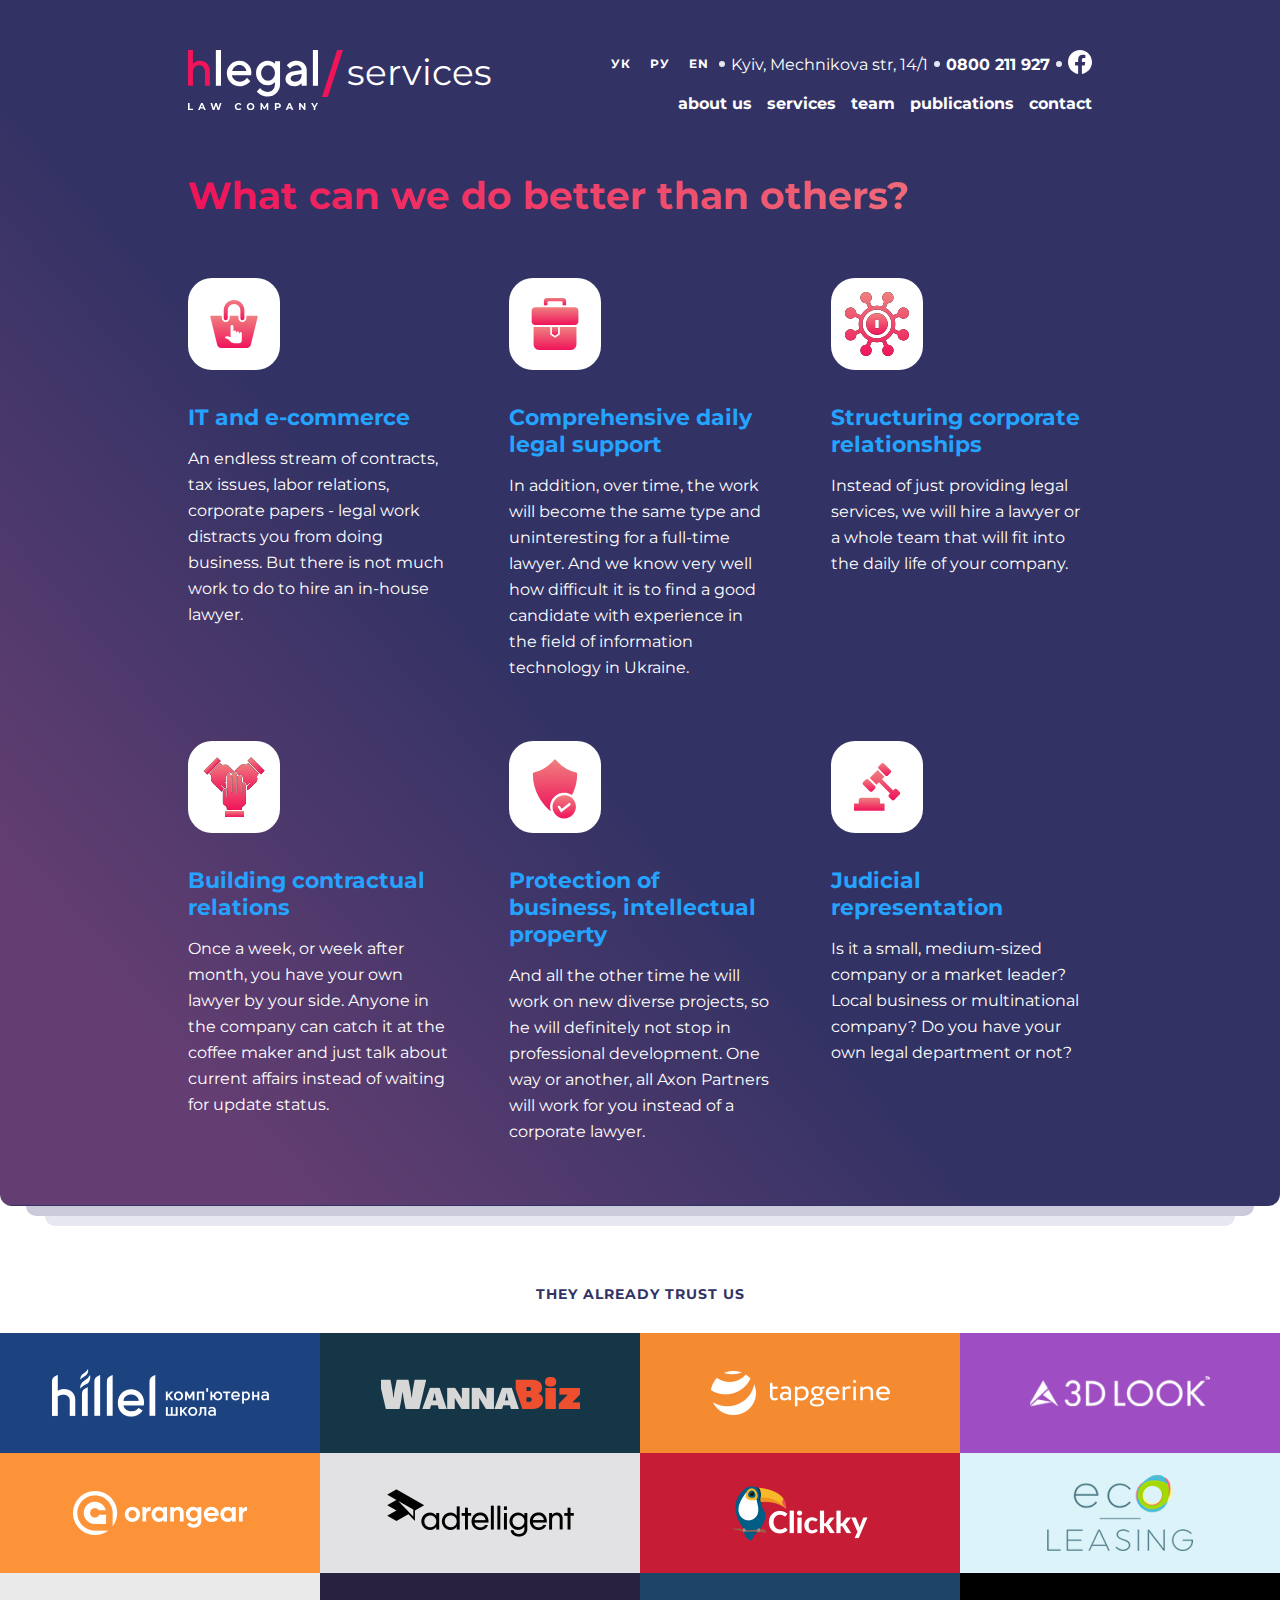
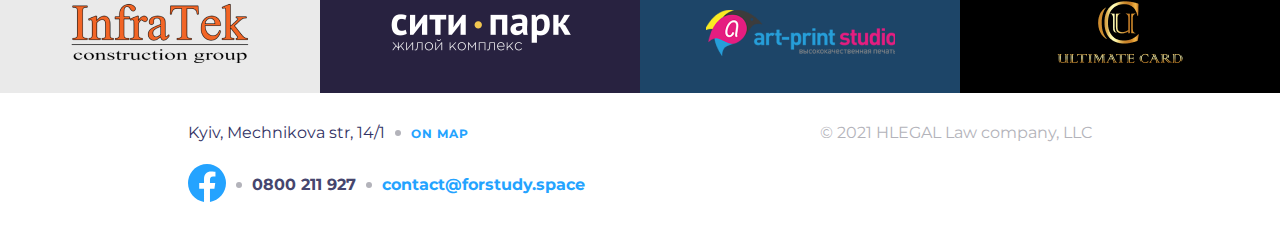
<file: services.html>
<!DOCTYPE html>
<html lang="en">
<head>
    <meta charset="UTF-8">
    <meta name="viewport" content="width=device-width, initial-scale=1">
    <title>Hlegals / Services</title>
    <link rel="stylesheet" href="./styles/main_services.css">
</head>
<body>
<section class="first__section">
    <div class="container">
        <header class="hh">
            <div class="hh__wrapper">
                <div class="hh__wrapper__logo">
                    <div class="normal__logo">
                        <a href="./index.html">
                            <svg class="normal__logo__svg" width="130" height="60" viewBox="0 0 130 60" fill="none"
                                 xmlns="http://www.w3.org/2000/svg">
                                <path d="M4.95672 0H0V35.7986H4.95672V22.5177C4.95672 20.2709 5.51557 18.4984 6.63326 17.2502C7.75095 16.002 9.2817 15.353 11.1769 15.353C12.8049 15.353 14.1655 15.9521 15.2589 17.1004C16.3523 18.2738 16.9112 19.7466 16.9112 21.5191V35.8236H21.8922V21.5191C21.8922 18.2238 20.9932 15.6276 19.1951 13.6804C17.3971 11.7332 15.0402 10.7596 12.1731 10.7596C11.347 10.7596 10.5209 10.8594 9.71906 11.0841C8.89294 11.3088 8.2369 11.5584 7.70235 11.833C7.16781 12.1076 6.65756 12.4072 6.1959 12.7567C5.73424 13.1062 5.41838 13.3558 5.27259 13.5056C5.1268 13.6554 5.00532 13.7552 4.95672 13.8301V0Z"
                                      fill="#F0145A"/>
                                <path d="M32.9726 0H27.8628V35.7689H32.9726V0Z" fill="white"/>
                                <path d="M63.1114 25.2935L63.3669 22.7386C63.3669 19.315 62.2428 16.4535 59.9433 14.1541C57.6439 11.8546 54.7824 10.7305 51.3588 10.7305C47.9352 10.7305 44.9715 11.9568 42.5188 14.4096C40.0661 16.8623 38.8397 19.7749 38.8397 23.2496C38.8397 26.8265 40.1172 29.8924 42.621 32.4473C45.1248 35.0022 48.1396 36.2797 51.6143 36.2797C52.9429 36.2797 54.1692 36.0753 55.3956 35.7176C56.6219 35.3088 57.6439 34.9 58.3593 34.4912C59.1258 34.0313 59.8922 33.5204 60.5565 32.9583C61.2208 32.3962 61.6807 31.9874 61.8851 31.7319C62.0895 31.4764 62.2428 31.3231 62.345 31.1698L59.0236 27.8484L58.2571 28.8193C57.7461 29.4325 56.8774 30.0457 55.6511 30.7099C54.3736 31.3742 53.0451 31.6808 51.6143 31.6808C49.6215 31.6808 47.9352 31.0676 46.5045 29.7902C45.0737 28.5127 44.205 27.0309 43.9495 25.2935H63.1114ZM51.3588 15.0738C53.2494 15.0738 54.7824 15.6359 56.0599 16.709C57.2862 17.8331 58.0527 19.2128 58.3593 20.9501H44.1539C44.6138 19.2128 45.4314 17.8331 46.7089 16.709C47.9352 15.6359 49.5193 15.0738 51.3588 15.0738Z"
                                      fill="white"/>
                                <path d="M86.9429 34.2868C86.9429 36.5351 86.2786 38.3747 84.8989 39.8054C83.5704 41.1851 81.8841 41.9005 79.7891 41.9005C78.8693 41.9005 77.9496 41.7472 77.0809 41.4917C76.2122 41.2362 75.5479 40.9296 74.9859 40.5719C74.4238 40.2142 73.9128 39.8565 73.4018 39.3967C72.9419 38.9368 72.6353 38.6302 72.482 38.4769C72.3287 38.3236 72.2265 38.1703 72.1244 38.0681L68.803 41.3895L69.2117 41.9005C69.4672 42.2582 69.9271 42.718 70.5403 43.229C71.1535 43.6889 71.8689 44.1999 72.6864 44.7109C73.504 45.1708 74.526 45.5796 75.8034 45.9372C77.0809 46.2949 78.4094 46.4993 79.7891 46.4993C83.2638 46.4993 86.1253 45.3241 88.5269 42.9735C90.8774 40.5719 92.0527 37.7104 92.0527 34.2357V11.2415H86.9429V13.7964L86.0742 13.0299C85.5121 12.5189 84.6434 12.0079 83.4171 11.4969C82.1907 10.986 80.8622 10.7305 79.5336 10.7305C76.4166 10.7305 73.7595 11.9057 71.4601 14.3074C69.1606 16.709 68.0365 19.5705 68.0365 22.9941C68.0365 26.4177 69.1606 29.2792 71.4601 31.6808C73.7595 34.0824 76.4166 35.2577 79.5336 35.2577C80.4023 35.2577 81.2199 35.1555 82.0885 34.9511C82.9061 34.6956 83.5704 34.4401 84.1325 34.1846C84.6945 33.9291 85.2055 33.6225 85.6654 33.2648C86.1253 32.9072 86.483 32.6517 86.5852 32.5495L86.9429 32.1918V34.2868ZM73.1463 22.9941C73.1463 20.8479 73.8106 19.0595 75.1903 17.5777C76.5699 16.0958 78.2051 15.3293 80.0446 15.3293C81.8841 15.3293 83.5193 16.0958 84.8989 17.5777C86.2275 19.0595 86.9429 20.8479 86.9429 22.9941C86.9429 25.1402 86.2275 26.9287 84.8989 28.4105C83.5193 29.8924 81.8841 30.6588 80.0446 30.6588C78.2051 30.6588 76.5699 29.8924 75.1903 28.4105C73.8106 26.9287 73.1463 25.1402 73.1463 22.9941Z"
                                      fill="white"/>
                                <path d="M118.724 35.7687V19.9282C118.724 17.3222 117.753 15.1249 115.863 13.3876C113.972 11.5991 111.519 10.7305 108.504 10.7305C107.329 10.7305 106.154 10.8838 105.03 11.1904C103.906 11.548 102.986 11.9057 102.321 12.3145C101.657 12.7233 100.993 13.1832 100.38 13.7453C99.7666 14.2563 99.4089 14.6139 99.2045 14.8183C99.0512 15.0227 98.8979 15.176 98.7957 15.3293L102.117 18.6507L102.781 17.782C103.19 17.22 103.906 16.709 104.979 16.1469C106.052 15.5848 107.227 15.3293 108.504 15.3293C109.986 15.3293 111.213 15.7892 112.183 16.6579C113.154 17.5266 113.614 18.6507 113.614 19.9282L104.672 21.4611C102.475 21.8188 100.686 22.6875 99.46 24.0672C98.1825 25.4468 97.5182 27.1331 97.5182 29.1259C97.5182 31.0165 98.3358 32.6517 99.971 34.0824C101.657 35.5643 103.701 36.2797 106.205 36.2797C107.074 36.2797 107.891 36.1775 108.709 35.922C109.577 35.7176 110.242 35.4621 110.804 35.2066C111.366 34.9511 111.877 34.6445 112.337 34.2868C112.797 33.9291 113.103 33.6736 113.308 33.5715C113.461 33.4182 113.563 33.2649 113.614 33.2138V35.7687H118.724ZM106.971 31.6808C105.643 31.6808 104.57 31.3742 103.803 30.761C102.986 30.1479 102.628 29.4325 102.628 28.6149C102.628 27.7462 102.884 26.9798 103.446 26.4177C104.008 25.8556 104.774 25.4468 105.694 25.2935L113.614 24.0161V24.527C113.614 26.8265 113.052 28.5638 111.877 29.8413C110.702 31.0676 109.066 31.6808 106.971 31.6808Z"
                                      fill="white"/>
                                <path d="M130 0H124.89V35.7689H130V0Z" fill="white"/>
                                <path d="M0 53.1185H1.59915V58.7253H5.06396V60.0283H0V53.1185Z" fill="white"/>
                                <path d="M15.5016 58.5477H12.2934L11.6814 60.0283H10.0428L13.1226 53.1185H14.702L17.7917 60.0283H16.1136L15.5016 58.5477ZM14.9982 57.3335L13.9025 54.688L12.8067 57.3335H14.9982Z"
                                      fill="white"/>
                                <path d="M33.5121 53.1185L31.2516 60.0283H29.534L28.0138 55.3494L26.4443 60.0283H24.7366L22.4662 53.1185H24.1245L25.6842 57.9751L27.313 53.1185H28.7937L30.3731 58.0146L31.9821 53.1185H33.5121Z"
                                      fill="white"/>
                                <path d="M50.5232 60.1468C49.819 60.1468 49.1807 59.9954 48.6082 59.6927C48.0422 59.3834 47.5947 58.959 47.2657 58.4193C46.9432 57.8731 46.782 57.2578 46.782 56.5734C46.782 55.889 46.9432 55.277 47.2657 54.7373C47.5947 54.1911 48.0422 53.7667 48.6082 53.464C49.1807 53.1547 49.8223 53 50.5331 53C51.1319 53 51.6716 53.1053 52.152 53.3159C52.6389 53.5265 53.047 53.8292 53.376 54.224L52.3494 55.1717C51.8821 54.6321 51.303 54.3622 50.612 54.3622C50.1843 54.3622 49.8026 54.4577 49.467 54.6485C49.1313 54.8328 48.8681 55.0927 48.6773 55.4283C48.493 55.764 48.4009 56.1456 48.4009 56.5734C48.4009 57.0012 48.493 57.3828 48.6773 57.7185C48.8681 58.0541 49.1313 58.3173 49.467 58.5082C49.8026 58.6924 50.1843 58.7846 50.612 58.7846C51.303 58.7846 51.8821 58.5115 52.3494 57.9653L53.376 58.9129C53.047 59.3143 52.6389 59.6203 52.152 59.8309C51.665 60.0415 51.1221 60.1468 50.5232 60.1468Z"
                                      fill="white"/>
                                <path d="M62.5933 60.1468C61.876 60.1468 61.2278 59.9922 60.6487 59.6829C60.0761 59.3736 59.6253 58.9491 59.2963 58.4095C58.9738 57.8632 58.8126 57.2512 58.8126 56.5734C58.8126 55.8956 58.9738 55.2868 59.2963 54.7472C59.6253 54.201 60.0761 53.7733 60.6487 53.464C61.2278 53.1547 61.876 53 62.5933 53C63.3106 53 63.9555 53.1547 64.5281 53.464C65.1006 53.7733 65.5514 54.201 65.8804 54.7472C66.2095 55.2868 66.374 55.8956 66.374 56.5734C66.374 57.2512 66.2095 57.8632 65.8804 58.4095C65.5514 58.9491 65.1006 59.3736 64.5281 59.6829C63.9555 59.9922 63.3106 60.1468 62.5933 60.1468ZM62.5933 58.7846C63.0013 58.7846 63.3698 58.6924 63.6989 58.5082C64.0279 58.3173 64.2846 58.0541 64.4688 57.7185C64.6597 57.3828 64.7551 57.0012 64.7551 56.5734C64.7551 56.1456 64.6597 55.764 64.4688 55.4283C64.2846 55.0927 64.0279 54.8328 63.6989 54.6485C63.3698 54.4577 63.0013 54.3622 62.5933 54.3622C62.1853 54.3622 61.8168 54.4577 61.4877 54.6485C61.1587 54.8328 60.8987 55.0927 60.7079 55.4283C60.5236 55.764 60.4315 56.1456 60.4315 56.5734C60.4315 57.0012 60.5236 57.3828 60.7079 57.7185C60.8987 58.0541 61.1587 58.3173 61.4877 58.5082C61.8168 58.6924 62.1853 58.7846 62.5933 58.7846Z"
                                      fill="white"/>
                                <path d="M78.7995 60.0283L78.7896 55.8824L76.7561 59.2979H76.0355L74.0119 55.9713V60.0283H72.5115V53.1185H73.8342L76.4205 57.4125L78.9673 53.1185H80.2802L80.2999 60.0283H78.7995Z"
                                      fill="white"/>
                                <path d="M89.8659 53.1185C90.478 53.1185 91.0077 53.2205 91.4552 53.4245C91.9093 53.6285 92.2581 53.918 92.5016 54.2931C92.7451 54.6682 92.8668 55.1125 92.8668 55.6258C92.8668 56.1325 92.7451 56.5767 92.5016 56.9584C92.2581 57.3335 91.9093 57.623 91.4552 57.8271C91.0077 58.0245 90.478 58.1232 89.8659 58.1232H88.4741V60.0283H86.8749V53.1185H89.8659ZM89.7771 56.8202C90.2575 56.8202 90.6227 56.7182 90.8728 56.5142C91.1229 56.3036 91.2479 56.0074 91.2479 55.6258C91.2479 55.2375 91.1229 54.9414 90.8728 54.7373C90.6227 54.5268 90.2575 54.4215 89.7771 54.4215H88.4741V56.8202H89.7771Z"
                                      fill="white"/>
                                <path d="M103.148 58.5477H99.9396L99.3276 60.0283H97.6889L100.769 53.1185H102.348L105.438 60.0283H103.76L103.148 58.5477ZM102.644 57.3335L101.549 54.688L100.453 57.3335H102.644Z"
                                      fill="white"/>
                                <path d="M117.428 53.1185V60.0283H116.115L112.67 55.8331V60.0283H111.09V53.1185H112.413L115.848 57.3137V53.1185H117.428Z"
                                      fill="white"/>
                                <path d="M127.315 57.5803V60.0283H125.716V57.5605L123.041 53.1185H124.739L126.585 56.1884L128.43 53.1185H130L127.315 57.5803Z"
                                      fill="white"/>
                            </svg>
                        </a>
                        <svg class="normal__logo__slash" width="21" height="47" viewBox="0 0 21 47" fill="none"
                             xmlns="http://www.w3.org/2000/svg">
                            <path fill-rule="evenodd" clip-rule="evenodd" d="M15.1752 0H21L5.82482 47H0L15.1752 0Z"
                                  fill="#F0145A"/>
                        </svg>
                        <a class="normal__logo__a" href="./services.html">services</a>
                    </div>
                    <div class="mobile__logo">
                        <a href="./index.html">
                            <svg class="mobile__logo__main" width="70" height="33" viewBox="0 0 70 33" fill="none"
                                 xmlns="http://www.w3.org/2000/svg">
                                <path d="M2.64358 0H0V19.0926H2.64358V12.0094C2.64358 10.8111 2.94163 9.86583 3.53774 9.20012C4.13384 8.53441 4.95024 8.18824 5.96102 8.18824C6.82926 8.18824 7.55495 8.50778 8.13809 9.12024C8.72123 9.74601 9.01929 10.5315 9.01929 11.4769V19.1059H11.6758V11.4769C11.6758 9.71938 11.1964 8.3347 10.2374 7.29619C9.27846 6.25768 8.02146 5.73843 6.49233 5.73843C6.05173 5.73843 5.61114 5.79168 5.1835 5.91151C4.7429 6.03134 4.39301 6.16448 4.10792 6.31094C3.82283 6.45739 3.5507 6.61717 3.30448 6.80356C3.05826 6.98996 2.8898 7.12311 2.81205 7.20299C2.73429 7.28288 2.6695 7.33613 2.64358 7.37608V0Z"
                                      fill="#F0145A"/>
                                <path d="M17.5856 0H14.8604V19.0767H17.5856V0Z" fill="white"/>
                                <path d="M33.6598 13.4896L33.796 12.127C33.796 10.3011 33.1965 8.77493 31.9701 7.54857C30.7438 6.32221 29.2176 5.72266 27.3917 5.72266C25.5658 5.72266 23.9851 6.37672 22.677 7.68483C21.3689 8.99295 20.7148 10.5463 20.7148 12.3995C20.7148 14.3072 21.3962 15.9423 22.7315 17.305C24.0669 18.6676 25.6748 19.3489 27.528 19.3489C28.2365 19.3489 28.8906 19.2399 29.5446 19.0491C30.1987 18.8311 30.7438 18.6131 31.1253 18.3951C31.5341 18.1498 31.9429 17.8773 32.2971 17.5775C32.6514 17.2777 32.8967 17.0597 33.0057 16.9234C33.1147 16.7872 33.1965 16.7054 33.251 16.6236L31.4796 14.8522L31.0708 15.37C30.7983 15.6971 30.335 16.0241 29.6809 16.3784C28.9996 16.7327 28.291 16.8962 27.528 16.8962C26.4651 16.8962 25.5658 16.5691 24.8027 15.8878C24.0396 15.2065 23.5764 14.4162 23.4401 13.4896H33.6598ZM27.3917 8.03912C28.4 8.03912 29.2176 8.33889 29.8989 8.9112C30.553 9.51075 30.9618 10.2466 31.1253 11.1732H23.5491C23.7944 10.2466 24.2304 9.51075 24.9117 8.9112C25.5658 8.33889 26.4106 8.03912 27.3917 8.03912Z"
                                      fill="white"/>
                                <path d="M46.3695 18.286C46.3695 19.4852 46.0153 20.4662 45.2794 21.2293C44.5709 21.9651 43.6715 22.3467 42.5542 22.3467C42.0637 22.3467 41.5731 22.2649 41.1098 22.1286C40.6465 21.9924 40.2922 21.8289 39.9925 21.6381C39.6927 21.4473 39.4202 21.2566 39.1476 21.0113C38.9024 20.766 38.7389 20.6025 38.6571 20.5207C38.5753 20.439 38.5208 20.3572 38.4663 20.3027L36.6949 22.0741L36.9129 22.3467C37.0492 22.5374 37.2945 22.7827 37.6215 23.0552C37.9485 23.3005 38.3301 23.573 38.7661 23.8455C39.2021 24.0908 39.7472 24.3088 40.4285 24.4996C41.1098 24.6904 41.8184 24.7994 42.5542 24.7994C44.4074 24.7994 45.9335 24.1726 47.2144 22.919C48.468 21.6381 49.0948 20.112 49.0948 18.2588V5.99518H46.3695V7.3578L45.9062 6.94902C45.6065 6.67649 45.1432 6.40397 44.4891 6.13144C43.8351 5.85892 43.1265 5.72266 42.4179 5.72266C40.7555 5.72266 39.3384 6.34946 38.112 7.63033C36.8857 8.9112 36.2861 10.4373 36.2861 12.2632C36.2861 14.0892 36.8857 15.6153 38.112 16.8962C39.3384 18.177 40.7555 18.8038 42.4179 18.8038C42.8812 18.8038 43.3173 18.7493 43.7806 18.6403C44.2166 18.5041 44.5709 18.3678 44.8707 18.2315C45.1704 18.0953 45.443 17.9318 45.6882 17.741C45.9335 17.5502 46.1243 17.414 46.1788 17.3595L46.3695 17.1687V18.286ZM39.0114 12.2632C39.0114 11.1186 39.3657 10.1648 40.1015 9.37449C40.8373 8.58417 41.7094 8.17538 42.6905 8.17538C43.6715 8.17538 44.5436 8.58417 45.2794 9.37449C45.988 10.1648 46.3695 11.1186 46.3695 12.2632C46.3695 13.4079 45.988 14.3617 45.2794 15.152C44.5436 15.9423 43.6715 16.3511 42.6905 16.3511C41.7094 16.3511 40.8373 15.9423 40.1015 15.152C39.3657 14.3617 39.0114 13.4079 39.0114 12.2632Z"
                                      fill="white"/>
                                <path d="M63.3195 19.0764V10.6281C63.3195 9.23823 62.8017 8.06637 61.7934 7.13979C60.7851 6.18595 59.4769 5.72266 57.869 5.72266C57.2422 5.72266 56.6154 5.80441 56.0159 5.96793C55.4163 6.1587 54.9258 6.34946 54.5715 6.56748C54.2172 6.7855 53.8629 7.03078 53.5359 7.33055C53.2089 7.60308 53.0181 7.79384 52.9091 7.90285C52.8273 8.01186 52.7456 8.09362 52.6911 8.17538L54.4625 9.94679L54.8168 9.4835C55.0348 9.18372 55.4163 8.9112 55.9886 8.61142C56.5609 8.31164 57.1877 8.17538 57.869 8.17538C58.6594 8.17538 59.3134 8.42065 59.8312 8.88394C60.349 9.34724 60.5943 9.94679 60.5943 10.6281L55.8251 11.4457C54.6533 11.6364 53.6994 12.0997 53.0454 12.8356C52.364 13.5714 52.0098 14.4707 52.0098 15.5335C52.0098 16.5419 52.4458 17.414 53.3179 18.177C54.2172 18.9674 55.3073 19.3489 56.6427 19.3489C57.106 19.3489 57.542 19.2944 57.9781 19.1581C58.4413 19.0491 58.7956 18.9129 59.0954 18.7766C59.3952 18.6403 59.6677 18.4768 59.913 18.286C60.1582 18.0953 60.3218 17.959 60.4308 17.9045C60.5125 17.8228 60.567 17.741 60.5943 17.7137V19.0764H63.3195ZM57.0515 16.8962C56.3429 16.8962 55.7706 16.7327 55.3618 16.4056C54.9258 16.0786 54.735 15.6971 54.735 15.261C54.735 14.7977 54.8713 14.3889 55.1711 14.0892C55.4708 13.7894 55.8796 13.5714 56.3702 13.4896L60.5943 12.8083V13.0808C60.5943 14.3072 60.2945 15.2338 59.6677 15.9151C59.0409 16.5691 58.1688 16.8962 57.0515 16.8962Z"
                                      fill="white"/>
                                <path d="M69.3337 0H66.6084V19.0767H69.3337V0Z" fill="white"/>
                                <path d="M0 28.3308H0.852878V31.3211H2.70078V32.016H0V28.3308Z" fill="white"/>
                                <path d="M8.26752 31.2263H6.5565L6.23009 32.016H5.35615L6.99873 28.3308H7.84108L9.48893 32.016H8.59393L8.26752 31.2263ZM7.99902 30.5788L7.41464 29.1678L6.83026 30.5788H7.99902Z"
                                      fill="white"/>
                                <path d="M17.8731 28.3308L16.6675 32.016H15.7515L14.9407 29.5206L14.1036 32.016H13.1928L11.982 28.3308H12.8664L13.6982 30.921L14.5669 28.3308H15.3566L16.199 30.942L17.0571 28.3308H17.8731Z"
                                      fill="white"/>
                                <path d="M26.9457 32.0792C26.5702 32.0792 26.2297 31.9985 25.9244 31.837C25.6225 31.6721 25.3838 31.4457 25.2084 31.1579C25.0364 30.8666 24.9504 30.5384 24.9504 30.1734C24.9504 29.8084 25.0364 29.482 25.2084 29.1942C25.3838 28.9028 25.6225 28.6765 25.9244 28.515C26.2297 28.3501 26.5719 28.2676 26.951 28.2676C27.2704 28.2676 27.5582 28.3237 27.8144 28.436C28.0741 28.5484 28.2917 28.7098 28.4672 28.9204L27.9197 29.4258C27.6705 29.138 27.3616 28.9941 26.9931 28.9941C26.7649 28.9941 26.5614 29.045 26.3824 29.1468C26.2034 29.2451 26.063 29.3837 25.9612 29.5627C25.8629 29.7417 25.8138 29.9453 25.8138 30.1734C25.8138 30.4015 25.8629 30.6051 25.9612 30.7841C26.063 30.9631 26.2034 31.1035 26.3824 31.2053C26.5614 31.3035 26.7649 31.3527 26.9931 31.3527C27.3616 31.3527 27.6705 31.207 27.9197 30.9157L28.4672 31.4211C28.2917 31.6352 28.0741 31.7984 27.8144 31.9107C27.5547 32.0231 27.2651 32.0792 26.9457 32.0792Z"
                                      fill="white"/>
                                <path d="M33.3831 32.0792C33.0005 32.0792 32.6548 31.9967 32.3459 31.8318C32.0406 31.6668 31.8002 31.4404 31.6247 31.1526C31.4527 30.8613 31.3667 30.5349 31.3667 30.1734C31.3667 29.8119 31.4527 29.4872 31.6247 29.1994C31.8002 28.9081 32.0406 28.68 32.3459 28.515C32.6548 28.3501 33.0005 28.2676 33.3831 28.2676C33.7657 28.2676 34.1096 28.3501 34.415 28.515C34.7203 28.68 34.9607 28.9081 35.1362 29.1994C35.3117 29.4872 35.3995 29.8119 35.3995 30.1734C35.3995 30.5349 35.3117 30.8613 35.1362 31.1526C34.9607 31.4404 34.7203 31.6668 34.415 31.8318C34.1096 31.9967 33.7657 32.0792 33.3831 32.0792ZM33.3831 31.3527C33.6007 31.3527 33.7972 31.3035 33.9727 31.2053C34.1482 31.1035 34.2851 30.9631 34.3834 30.7841C34.4852 30.6051 34.5361 30.4015 34.5361 30.1734C34.5361 29.9453 34.4852 29.7417 34.3834 29.5627C34.2851 29.3837 34.1482 29.2451 33.9727 29.1468C33.7972 29.045 33.6007 28.9941 33.3831 28.9941C33.1655 28.9941 32.9689 29.045 32.7934 29.1468C32.618 29.2451 32.4793 29.3837 32.3775 29.5627C32.2793 29.7417 32.2301 29.9453 32.2301 30.1734C32.2301 30.4015 32.2793 30.6051 32.3775 30.7841C32.4793 30.9631 32.618 31.1035 32.7934 31.2053C32.9689 31.3035 33.1655 31.3527 33.3831 31.3527Z"
                                      fill="white"/>
                                <path d="M42.0264 32.016L42.0211 29.8049L40.9366 31.6264H40.5523L39.473 29.8522V32.016H38.6728V28.3308H39.3782L40.7576 30.6209L42.1159 28.3308H42.8161L42.8266 32.016H42.0264Z"
                                      fill="white"/>
                                <path d="M47.9285 28.3308C48.2549 28.3308 48.5374 28.3852 48.7761 28.494C49.0183 28.6028 49.2043 28.7572 49.3342 28.9573C49.464 29.1573 49.529 29.3942 49.529 29.668C49.529 29.9382 49.464 30.1751 49.3342 30.3787C49.2043 30.5788 49.0183 30.7332 48.7761 30.842C48.5374 30.9473 48.2549 30.9999 47.9285 30.9999H47.1862V32.016H46.3333V28.3308H47.9285ZM47.8811 30.305C48.1373 30.305 48.3321 30.2506 48.4655 30.1418C48.5989 30.0295 48.6656 29.8716 48.6656 29.668C48.6656 29.4609 48.5989 29.303 48.4655 29.1942C48.3321 29.0818 48.1373 29.0257 47.8811 29.0257H47.1862V30.305H47.8811Z"
                                      fill="white"/>
                                <path d="M55.0121 31.2263H53.3011L52.9747 32.016H52.1008L53.7433 28.3308H54.5857L56.2335 32.016H55.3385L55.0121 31.2263ZM54.7436 30.5788L54.1592 29.1678L53.5749 30.5788H54.7436Z"
                                      fill="white"/>
                                <path d="M62.6281 28.3308V32.016H61.9279L60.0906 29.7785V32.016H59.2482V28.3308H59.9537L61.7858 30.5682V28.3308H62.6281Z"
                                      fill="white"/>
                                <path d="M67.9013 30.7104V32.016H67.0485V30.6999L65.6217 28.3308H66.5273L67.5117 29.9681L68.4963 28.3308H69.3333L67.9013 30.7104Z"
                                      fill="white"/>
                            </svg>
                        </a>
                        <svg class="mobile__logo__slash" width="12" height="26" viewBox="0 0 12 26" fill="none"
                             xmlns="http://www.w3.org/2000/svg">
                            <path fill-rule="evenodd" clip-rule="evenodd"
                                  d="M8.72827 0H11.9505L3.55574 26H0.333496L8.72827 0Z" fill="#F0145A"/>
                        </svg>
                        <a class="mobile__logo__a" href="./services.html">services</a>
                    </div>
                    <a class="mobile__logo__menu__1" href="/">
                        <div class="mobile__logo__menu">
                            <div class="mobile__logo__menu__dash"></div>
                            <div class="mobile__logo__menu__dash"></div>
                            <div class="mobile__logo__menu__dash"></div>
                        </div>
                    </a>
                </div>
                <div class="hh__wrapper__info">
                    <div class="contact">
                        <div class="lang3">
                            <a class="lang" href="/">УК</a>
                            <a class="lang" href="/">РУ</a>
                            <a class="lang" href="/">EN</a>
                        </div>
                        <div class="hh__separator"></div>
                        <div class="address">Kyiv, Mechnikova str, 14/1</div>
                        <div class="hh__separator"></div>
                        <div class="tel"><a class="tel" href="tel:0800211927">0800 211 927</a></div>
                        <div class="hh__separator"></div>
                        <div class="fb_logo">
                            <a href="/">
                                <svg width="24" height="24" viewBox="0 0 24 24" fill="none"
                                     xmlns="http://www.w3.org/2000/svg">
                                    <path d="M24 12.0733C24 5.40541 18.6274 0 12 0C5.37258 0 0 5.40541 0 12.0733C0 18.0995 4.38823 23.0943 10.125 24V15.5633H7.07813V12.0733H10.125V9.41343C10.125 6.38755 11.9165 4.71615 14.6576 4.71615C15.9705 4.71615 17.3438 4.95195 17.3438 4.95195V7.92313H15.8306C14.3399 7.92313 13.875 8.85379 13.875 9.80857V12.0733H17.2031L16.6711 15.5633H13.875V24C19.6118 23.0943 24 18.0995 24 12.0733Z"
                                          fill="white"/>
                                </svg>
                            </a>
                        </div>
                    </div>
                    <div class="hidden__logo">
                        <a href="./index.html">
                            <svg class="hidden__logo__svg" width="130" height="60" viewBox="0 0 130 60" fill="none"
                                 xmlns="http://www.w3.org/2000/svg">
                                <path d="M4.95672 0H0V35.7986H4.95672V22.5177C4.95672 20.2709 5.51557 18.4984 6.63326 17.2502C7.75095 16.002 9.2817 15.353 11.1769 15.353C12.8049 15.353 14.1655 15.9521 15.2589 17.1004C16.3523 18.2738 16.9112 19.7466 16.9112 21.5191V35.8236H21.8922V21.5191C21.8922 18.2238 20.9932 15.6276 19.1951 13.6804C17.3971 11.7332 15.0402 10.7596 12.1731 10.7596C11.347 10.7596 10.5209 10.8594 9.71906 11.0841C8.89294 11.3088 8.2369 11.5584 7.70235 11.833C7.16781 12.1076 6.65756 12.4072 6.1959 12.7567C5.73424 13.1062 5.41838 13.3558 5.27259 13.5056C5.1268 13.6554 5.00532 13.7552 4.95672 13.8301V0Z"
                                      fill="#F0145A"/>
                                <path d="M32.9726 0H27.8628V35.7689H32.9726V0Z" fill="white"/>
                                <path d="M63.1114 25.2935L63.3669 22.7386C63.3669 19.315 62.2428 16.4535 59.9433 14.1541C57.6439 11.8546 54.7824 10.7305 51.3588 10.7305C47.9352 10.7305 44.9715 11.9568 42.5188 14.4096C40.0661 16.8623 38.8397 19.7749 38.8397 23.2496C38.8397 26.8265 40.1172 29.8924 42.621 32.4473C45.1248 35.0022 48.1396 36.2797 51.6143 36.2797C52.9429 36.2797 54.1692 36.0753 55.3956 35.7176C56.6219 35.3088 57.6439 34.9 58.3593 34.4912C59.1258 34.0313 59.8922 33.5204 60.5565 32.9583C61.2208 32.3962 61.6807 31.9874 61.8851 31.7319C62.0895 31.4764 62.2428 31.3231 62.345 31.1698L59.0236 27.8484L58.2571 28.8193C57.7461 29.4325 56.8774 30.0457 55.6511 30.7099C54.3736 31.3742 53.0451 31.6808 51.6143 31.6808C49.6215 31.6808 47.9352 31.0676 46.5045 29.7902C45.0737 28.5127 44.205 27.0309 43.9495 25.2935H63.1114ZM51.3588 15.0738C53.2494 15.0738 54.7824 15.6359 56.0599 16.709C57.2862 17.8331 58.0527 19.2128 58.3593 20.9501H44.1539C44.6138 19.2128 45.4314 17.8331 46.7089 16.709C47.9352 15.6359 49.5193 15.0738 51.3588 15.0738Z"
                                      fill="white"/>
                                <path d="M86.9429 34.2868C86.9429 36.5351 86.2786 38.3747 84.8989 39.8054C83.5704 41.1851 81.8841 41.9005 79.7891 41.9005C78.8693 41.9005 77.9496 41.7472 77.0809 41.4917C76.2122 41.2362 75.5479 40.9296 74.9859 40.5719C74.4238 40.2142 73.9128 39.8565 73.4018 39.3967C72.9419 38.9368 72.6353 38.6302 72.482 38.4769C72.3287 38.3236 72.2265 38.1703 72.1244 38.0681L68.803 41.3895L69.2117 41.9005C69.4672 42.2582 69.9271 42.718 70.5403 43.229C71.1535 43.6889 71.8689 44.1999 72.6864 44.7109C73.504 45.1708 74.526 45.5796 75.8034 45.9372C77.0809 46.2949 78.4094 46.4993 79.7891 46.4993C83.2638 46.4993 86.1253 45.3241 88.5269 42.9735C90.8774 40.5719 92.0527 37.7104 92.0527 34.2357V11.2415H86.9429V13.7964L86.0742 13.0299C85.5121 12.5189 84.6434 12.0079 83.4171 11.4969C82.1907 10.986 80.8622 10.7305 79.5336 10.7305C76.4166 10.7305 73.7595 11.9057 71.4601 14.3074C69.1606 16.709 68.0365 19.5705 68.0365 22.9941C68.0365 26.4177 69.1606 29.2792 71.4601 31.6808C73.7595 34.0824 76.4166 35.2577 79.5336 35.2577C80.4023 35.2577 81.2199 35.1555 82.0885 34.9511C82.9061 34.6956 83.5704 34.4401 84.1325 34.1846C84.6945 33.9291 85.2055 33.6225 85.6654 33.2648C86.1253 32.9072 86.483 32.6517 86.5852 32.5495L86.9429 32.1918V34.2868ZM73.1463 22.9941C73.1463 20.8479 73.8106 19.0595 75.1903 17.5777C76.5699 16.0958 78.2051 15.3293 80.0446 15.3293C81.8841 15.3293 83.5193 16.0958 84.8989 17.5777C86.2275 19.0595 86.9429 20.8479 86.9429 22.9941C86.9429 25.1402 86.2275 26.9287 84.8989 28.4105C83.5193 29.8924 81.8841 30.6588 80.0446 30.6588C78.2051 30.6588 76.5699 29.8924 75.1903 28.4105C73.8106 26.9287 73.1463 25.1402 73.1463 22.9941Z"
                                      fill="white"/>
                                <path d="M118.724 35.7687V19.9282C118.724 17.3222 117.753 15.1249 115.863 13.3876C113.972 11.5991 111.519 10.7305 108.504 10.7305C107.329 10.7305 106.154 10.8838 105.03 11.1904C103.906 11.548 102.986 11.9057 102.321 12.3145C101.657 12.7233 100.993 13.1832 100.38 13.7453C99.7666 14.2563 99.4089 14.6139 99.2045 14.8183C99.0512 15.0227 98.8979 15.176 98.7957 15.3293L102.117 18.6507L102.781 17.782C103.19 17.22 103.906 16.709 104.979 16.1469C106.052 15.5848 107.227 15.3293 108.504 15.3293C109.986 15.3293 111.213 15.7892 112.183 16.6579C113.154 17.5266 113.614 18.6507 113.614 19.9282L104.672 21.4611C102.475 21.8188 100.686 22.6875 99.46 24.0672C98.1825 25.4468 97.5182 27.1331 97.5182 29.1259C97.5182 31.0165 98.3358 32.6517 99.971 34.0824C101.657 35.5643 103.701 36.2797 106.205 36.2797C107.074 36.2797 107.891 36.1775 108.709 35.922C109.577 35.7176 110.242 35.4621 110.804 35.2066C111.366 34.9511 111.877 34.6445 112.337 34.2868C112.797 33.9291 113.103 33.6736 113.308 33.5715C113.461 33.4182 113.563 33.2649 113.614 33.2138V35.7687H118.724ZM106.971 31.6808C105.643 31.6808 104.57 31.3742 103.803 30.761C102.986 30.1479 102.628 29.4325 102.628 28.6149C102.628 27.7462 102.884 26.9798 103.446 26.4177C104.008 25.8556 104.774 25.4468 105.694 25.2935L113.614 24.0161V24.527C113.614 26.8265 113.052 28.5638 111.877 29.8413C110.702 31.0676 109.066 31.6808 106.971 31.6808Z"
                                      fill="white"/>
                                <path d="M130 0H124.89V35.7689H130V0Z" fill="white"/>
                                <path d="M0 53.1185H1.59915V58.7253H5.06396V60.0283H0V53.1185Z" fill="white"/>
                                <path d="M15.5016 58.5477H12.2934L11.6814 60.0283H10.0428L13.1226 53.1185H14.702L17.7917 60.0283H16.1136L15.5016 58.5477ZM14.9982 57.3335L13.9025 54.688L12.8067 57.3335H14.9982Z"
                                      fill="white"/>
                                <path d="M33.5121 53.1185L31.2516 60.0283H29.534L28.0138 55.3494L26.4443 60.0283H24.7366L22.4662 53.1185H24.1245L25.6842 57.9751L27.313 53.1185H28.7937L30.3731 58.0146L31.9821 53.1185H33.5121Z"
                                      fill="white"/>
                                <path d="M50.5232 60.1468C49.819 60.1468 49.1807 59.9954 48.6082 59.6927C48.0422 59.3834 47.5947 58.959 47.2657 58.4193C46.9432 57.8731 46.782 57.2578 46.782 56.5734C46.782 55.889 46.9432 55.277 47.2657 54.7373C47.5947 54.1911 48.0422 53.7667 48.6082 53.464C49.1807 53.1547 49.8223 53 50.5331 53C51.1319 53 51.6716 53.1053 52.152 53.3159C52.6389 53.5265 53.047 53.8292 53.376 54.224L52.3494 55.1717C51.8821 54.6321 51.303 54.3622 50.612 54.3622C50.1843 54.3622 49.8026 54.4577 49.467 54.6485C49.1313 54.8328 48.8681 55.0927 48.6773 55.4283C48.493 55.764 48.4009 56.1456 48.4009 56.5734C48.4009 57.0012 48.493 57.3828 48.6773 57.7185C48.8681 58.0541 49.1313 58.3173 49.467 58.5082C49.8026 58.6924 50.1843 58.7846 50.612 58.7846C51.303 58.7846 51.8821 58.5115 52.3494 57.9653L53.376 58.9129C53.047 59.3143 52.6389 59.6203 52.152 59.8309C51.665 60.0415 51.1221 60.1468 50.5232 60.1468Z"
                                      fill="white"/>
                                <path d="M62.5933 60.1468C61.876 60.1468 61.2278 59.9922 60.6487 59.6829C60.0761 59.3736 59.6253 58.9491 59.2963 58.4095C58.9738 57.8632 58.8126 57.2512 58.8126 56.5734C58.8126 55.8956 58.9738 55.2868 59.2963 54.7472C59.6253 54.201 60.0761 53.7733 60.6487 53.464C61.2278 53.1547 61.876 53 62.5933 53C63.3106 53 63.9555 53.1547 64.5281 53.464C65.1006 53.7733 65.5514 54.201 65.8804 54.7472C66.2095 55.2868 66.374 55.8956 66.374 56.5734C66.374 57.2512 66.2095 57.8632 65.8804 58.4095C65.5514 58.9491 65.1006 59.3736 64.5281 59.6829C63.9555 59.9922 63.3106 60.1468 62.5933 60.1468ZM62.5933 58.7846C63.0013 58.7846 63.3698 58.6924 63.6989 58.5082C64.0279 58.3173 64.2846 58.0541 64.4688 57.7185C64.6597 57.3828 64.7551 57.0012 64.7551 56.5734C64.7551 56.1456 64.6597 55.764 64.4688 55.4283C64.2846 55.0927 64.0279 54.8328 63.6989 54.6485C63.3698 54.4577 63.0013 54.3622 62.5933 54.3622C62.1853 54.3622 61.8168 54.4577 61.4877 54.6485C61.1587 54.8328 60.8987 55.0927 60.7079 55.4283C60.5236 55.764 60.4315 56.1456 60.4315 56.5734C60.4315 57.0012 60.5236 57.3828 60.7079 57.7185C60.8987 58.0541 61.1587 58.3173 61.4877 58.5082C61.8168 58.6924 62.1853 58.7846 62.5933 58.7846Z"
                                      fill="white"/>
                                <path d="M78.7995 60.0283L78.7896 55.8824L76.7561 59.2979H76.0355L74.0119 55.9713V60.0283H72.5115V53.1185H73.8342L76.4205 57.4125L78.9673 53.1185H80.2802L80.2999 60.0283H78.7995Z"
                                      fill="white"/>
                                <path d="M89.8659 53.1185C90.478 53.1185 91.0077 53.2205 91.4552 53.4245C91.9093 53.6285 92.2581 53.918 92.5016 54.2931C92.7451 54.6682 92.8668 55.1125 92.8668 55.6258C92.8668 56.1325 92.7451 56.5767 92.5016 56.9584C92.2581 57.3335 91.9093 57.623 91.4552 57.8271C91.0077 58.0245 90.478 58.1232 89.8659 58.1232H88.4741V60.0283H86.8749V53.1185H89.8659ZM89.7771 56.8202C90.2575 56.8202 90.6227 56.7182 90.8728 56.5142C91.1229 56.3036 91.2479 56.0074 91.2479 55.6258C91.2479 55.2375 91.1229 54.9414 90.8728 54.7373C90.6227 54.5268 90.2575 54.4215 89.7771 54.4215H88.4741V56.8202H89.7771Z"
                                      fill="white"/>
                                <path d="M103.148 58.5477H99.9396L99.3276 60.0283H97.6889L100.769 53.1185H102.348L105.438 60.0283H103.76L103.148 58.5477ZM102.644 57.3335L101.549 54.688L100.453 57.3335H102.644Z"
                                      fill="white"/>
                                <path d="M117.428 53.1185V60.0283H116.115L112.67 55.8331V60.0283H111.09V53.1185H112.413L115.848 57.3137V53.1185H117.428Z"
                                      fill="white"/>
                                <path d="M127.315 57.5803V60.0283H125.716V57.5605L123.041 53.1185H124.739L126.585 56.1884L128.43 53.1185H130L127.315 57.5803Z"
                                      fill="white"/>
                            </svg>
                        </a>
                        <svg class="hidden__logo__slash" width="21" height="47" viewBox="0 0 21 47" fill="none"
                             xmlns="http://www.w3.org/2000/svg">
                            <path fill-rule="evenodd" clip-rule="evenodd" d="M15.1752 0H21L5.82482 47H0L15.1752 0Z"
                                  fill="#F0145A"/>
                        </svg>
                        <a class="hidden__logo__a" href="./services.html">services</a>
                    </div>
                    <div class="links">
                        <a class="links__a" href="/">about us</a>
                        <a class="links__a a__services" href="./services.html">services</a>
                        <a class="links__a" href="/">team</a>
                        <a class="links__a" href="/">publications</a>
                        <a class="links__a" href="./contact.html">contact</a>
                    </div>
                </div>
            </div>
        </header>
        <div class="services services__3">
            <h3 class="services__h3">What can we do better than others?</h3>
            <div class="services__about">
                <div class="services__about__t">
                    <div class="services__about__t__img">
                        <svg width="92" height="92" viewBox="0 0 92 92" fill="none" xmlns="http://www.w3.org/2000/svg">
                            <rect width="92" height="92" rx="24" fill="white"/>
                            <path d="M37.7339 42.125C38.8379 42.125 39.7339 41.229 39.7339 40.125V32.325C39.7339 28.838 42.5709 26 46.0579 26C49.5449 26 52.3829 28.838 52.3829 32.325V40.125C52.3829 41.229 53.2779 42.125 54.3829 42.125C55.4869 42.125 56.3829 41.229 56.3829 40.125V32.325C56.3839 26.632 51.7519 22 46.0579 22C40.3659 22 35.7339 26.632 35.7339 32.325V40.125C35.7339 41.229 36.6299 42.125 37.7339 42.125Z"
                                  fill="url(#paint0_linear_22728_10152)"/>
                            <path d="M69 37.6309H58.384V40.1249C58.384 42.3309 56.59 44.1249 54.384 44.1249C52.178 44.1249 50.384 42.3309 50.384 40.1249V37.6309H41.735V40.1249C41.735 42.3309 39.941 44.1249 37.735 44.1249C35.529 44.1249 33.735 42.3309 33.735 40.1249V37.6309H23C22.448 37.6309 22.107 38.0659 22.238 38.6019L29.236 67.0989C29.658 68.7009 31.344 69.9999 33 69.9999H59C60.658 69.9999 62.342 68.7009 62.766 67.0989L69.762 38.6019C69.893 38.0649 69.553 37.6309 69 37.6309Z"
                                  fill="url(#paint1_linear_22728_10152)"/>
                            <path d="M42.6001 48.4C42.6001 47.6265 43.2266 47 44.0001 47C44.7736 47 45.4001 47.6265 45.4001 48.4V55.35L45.4001 54C45.4001 53.2265 46.0266 52.6 46.8001 52.6C47.5736 52.6 48.2001 53.2265 48.2001 54V55.6764C48.2127 54.9141 48.8346 53.3 49.6 53.3C50.3731 53.3 50.9999 53.9268 51 54.7C51 54.7 51.0411 55.7411 51.1332 55.8033C51.3572 55.3285 51.8402 54 52.4 54C53.1732 54 53.8 54.6268 53.8 55.4V62.4C53.8 63.9463 52.5463 65.2 51 65.2H46.3198C44.8344 65.2 43.4099 64.6099 42.3599 63.5599L40.15 61.35L37 59.9402C37.0051 58.6033 38.0526 58.2 39.1 58.2C40.0023 58.2 40.8136 58.3407 42.6 59.25L42.6001 48.4Z"
                                  fill="white"/>
                            <defs>
                                <linearGradient id="paint0_linear_22728_10152" x1="46.0584" y1="22" x2="46.0584"
                                                y2="42.125" gradientUnits="userSpaceOnUse">
                                    <stop offset="0" stop-color="#EF8080"/>
                                    <stop offset="1" stop-color="#F0145A"/>
                                </linearGradient>
                                <linearGradient id="paint1_linear_22728_10152" x1="46" y1="37.6309" x2="46" y2="69.9999"
                                                gradientUnits="userSpaceOnUse">
                                    <stop offset="0" stop-color="#EF8080"/>
                                    <stop offset="1" stop-color="#F0145A"/>
                                </linearGradient>
                            </defs>
                        </svg>
                    </div>
                    <a class="services__about__t__title" href="./IT_and_e-commerce.html">IT and e-commerce</a>
                    <p class="services__about__t__p">An endless stream of contracts, tax issues, labor relations,
                        corporate papers - legal work distracts you from doing business. But there is not much work to
                        do to hire an in-house lawyer.</p>
                </div>
                <div class="services__about__t">
                    <div class="services__about__t__img">
                        <svg width="92" height="92" viewBox="0 0 92 92" fill="none" xmlns="http://www.w3.org/2000/svg">
                            <rect width="92" height="92" rx="24" fill="white"/>
                            <path fill-rule="evenodd" clip-rule="evenodd"
                                  d="M67.4513 49.0762V66.3713C67.4513 69.4647 65.027 71.9997 62.0632 71.9997H29.9702C27.0064 71.9997 24.5822 69.4647 24.5822 66.3713V49.0762H41.2482V56.587L46.0167 59.7204L50.7852 56.587V49.0762H67.4513Z"
                                  fill="url(#paint0_linear_22728_10158)"/>
                            <path fill-rule="evenodd" clip-rule="evenodd"
                                  d="M42.9185 49.0762V55.6847L46.0166 57.7202L49.1147 55.6847V49.0762H42.9185Z"
                                  fill="url(#paint1_linear_22728_10158)"/>
                            <path fill-rule="evenodd" clip-rule="evenodd"
                                  d="M26.0734 29.1426H65.9599C67.8423 29.1426 69.3808 30.8507 69.3808 32.938V43.1912C69.3808 45.2786 67.8423 46.9867 65.9599 46.9867H50.314H41.7194H26.0734C24.191 46.9867 22.6526 45.2786 22.6526 43.1912V32.938C22.6526 30.8507 24.191 29.1426 26.0734 29.1426Z"
                                  fill="url(#paint2_linear_22728_10158)"/>
                            <path fill-rule="evenodd" clip-rule="evenodd"
                                  d="M37.7119 19.9551H54.3214C55.8646 19.9551 57.1274 21.2179 57.1274 22.761V27.1384H53.5699V24.5516C53.5699 23.8542 52.9998 23.2817 52.3024 23.2817H39.731C39.0336 23.2817 38.4635 23.8542 38.4635 24.5516V27.1384H34.9059V22.761C34.9059 21.2179 36.1687 19.9551 37.7119 19.9551Z"
                                  fill="url(#paint3_linear_22728_10158)"/>
                            <defs>
                                <linearGradient id="paint0_linear_22728_10158" x1="46.0167" y1="49.0762" x2="46.0167"
                                                y2="71.9997" gradientUnits="userSpaceOnUse">
                                    <stop offset="0" stop-color="#EF8080"/>
                                    <stop offset="1" stop-color="#F0145A"/>
                                </linearGradient>
                                <linearGradient id="paint1_linear_22728_10158" x1="46.0166" y1="49.0762" x2="46.0166"
                                                y2="57.7202" gradientUnits="userSpaceOnUse">
                                    <stop offset="0" stop-color="#EF8080"/>
                                    <stop offset="1" stop-color="#F0145A"/>
                                </linearGradient>
                                <linearGradient id="paint2_linear_22728_10158" x1="46.0167" y1="29.1426" x2="46.0167"
                                                y2="46.9867" gradientUnits="userSpaceOnUse">
                                    <stop offset="0" stop-color="#EF8080"/>
                                    <stop offset="1" stop-color="#F0145A"/>
                                </linearGradient>
                                <linearGradient id="paint3_linear_22728_10158" x1="46.0167" y1="19.9551" x2="46.0167"
                                                y2="27.1384" gradientUnits="userSpaceOnUse">
                                    <stop offset="0" stop-color="#EF8080"/>
                                    <stop offset="1" stop-color="#F0145A"/>
                                </linearGradient>
                            </defs>
                        </svg>
                    </div>
                    <a class="services__about__t__title" href="/">Comprehensive daily
                        legal support</a>
                    <p class="services__about__t__p">In addition, over time, the work will become the same type and
                        uninteresting for a full-time lawyer. And we know very well how difficult it is to find a good
                        candidate with experience in the field of information technology in Ukraine.</p>
                </div>
                <div class="services__about__t">
                    <div class="services__about__t__img">
                        <svg width="92" height="92" viewBox="0 0 92 92" fill="none" xmlns="http://www.w3.org/2000/svg">
                            <rect width="92" height="92" rx="24" fill="white"/>
                            <path d="M74.5264 51.7273C73.8389 51.4426 73.1151 51.2982 72.3752 51.2982C70.7435 51.2982 69.2362 51.9946 68.1896 53.1615L66.9696 52.6562L63.4895 51.2147C63.9834 49.5616 64.2499 47.8113 64.2499 45.9998C64.2499 44.1883 63.9832 42.4381 63.4895 40.7849L66.9696 39.3435L68.1896 38.8381C69.2362 40.0051 70.7435 40.7014 72.3752 40.7014C73.1151 40.7014 73.8389 40.5571 74.5264 40.2722C77.3917 39.0852 78.7575 35.7883 77.5705 32.9227C76.6965 30.8128 74.656 29.4493 72.3722 29.4493C71.6324 29.4493 70.9086 29.5937 70.2211 29.8786C67.9629 30.814 66.6374 33.0598 66.7574 35.3722L65.5303 35.8805L62.0513 37.3215C60.3611 34.208 57.7916 31.6383 54.6781 29.9483L56.1191 26.4694L56.6269 25.2436C56.7253 25.2487 56.8239 25.2517 56.9229 25.2517C59.2068 25.2517 61.2471 23.8884 62.1213 21.7784C63.3081 18.9129 61.9425 15.6159 59.077 14.4289C58.3894 14.1444 57.6658 14 56.9259 14C54.642 14 52.6017 15.3634 51.7275 17.4734C50.7922 19.7316 51.4429 22.257 53.1629 23.8072L52.6564 25.0301L51.2149 28.5102C49.5618 28.0165 47.8115 27.7498 46 27.7498C44.1885 27.7498 42.4383 28.0165 40.7852 28.5102L39.3437 25.0301L38.8372 23.8072C40.5572 22.257 41.2079 19.7316 40.2725 17.4732C39.3984 15.3634 37.3578 14 35.0741 14C34.3342 14 33.6104 14.1444 32.9229 14.4292C30.0576 15.6162 28.6918 18.9131 29.8788 21.7787C30.7528 23.8886 32.7933 25.2521 35.0771 25.2521C35.1761 25.2521 35.2747 25.2491 35.3731 25.244L35.8808 26.4697L37.3218 29.9487C34.2083 31.6388 31.6387 34.2083 29.9487 37.3218L26.4697 35.8808L25.2426 35.3726C25.3626 33.0602 24.0371 30.8143 21.7788 29.8788C21.0913 29.5941 20.3676 29.4497 19.6277 29.4497C17.3438 29.4497 15.3035 30.8131 14.4293 32.9231C13.2425 35.7886 14.6081 39.0856 17.4736 40.2726C18.1611 40.5573 18.8848 40.7017 19.6247 40.7017C21.2565 40.7017 22.7637 40.0053 23.8103 38.8383L25.0303 39.3437L28.5104 40.7852C28.0166 42.4383 27.7501 44.1886 27.7501 46.0001C27.7501 47.8116 28.0167 49.5618 28.5104 51.2149L25.0302 52.6562L23.8102 53.1615C22.7636 51.9946 21.2563 51.2982 19.6246 51.2982C18.8847 51.2982 18.161 51.4426 17.4735 51.7274C14.6081 52.9144 13.2423 56.2113 14.4293 59.0769C15.3033 61.1868 17.3438 62.5503 19.6276 62.5503C20.3675 62.5503 21.0912 62.4059 21.7787 62.121C24.037 61.1857 25.3624 58.9398 25.2424 56.6274L26.4696 56.1192L29.9486 54.6782C31.6387 57.7917 34.2082 60.3613 37.3217 62.0513L35.8807 65.5303L35.3729 66.756C35.2746 66.7509 35.1759 66.7479 35.0769 66.7479C32.7931 66.7479 30.7527 68.1113 29.8786 70.2213C28.6917 73.0868 30.0573 76.3838 32.9228 77.5708C33.6103 77.8555 34.3341 77.9999 35.0739 77.9999C37.3578 77.9999 39.3982 76.6365 40.2723 74.5265C41.2077 72.2683 40.5569 69.7429 38.8369 68.1926L39.3434 66.9698L40.7849 63.4897C42.438 63.9834 44.1883 64.25 45.9998 64.25C47.8113 64.25 49.5615 63.9834 51.2146 63.4897L52.6561 66.9698L53.1626 68.1926C51.4426 69.7429 50.7919 72.2683 51.7273 74.5266C52.6013 76.6365 54.6418 78 56.9255 78C57.6654 78 58.3891 77.8556 59.0766 77.5708C61.942 76.3838 63.3078 73.0869 62.1208 70.2213C61.2468 68.1114 59.2063 66.7479 56.9225 66.7479C56.8235 66.7479 56.7249 66.7509 56.6265 66.756L56.1188 65.5303L54.6778 62.0513C57.7913 60.3612 60.3609 57.7917 62.0509 54.6782L65.5299 56.1192L66.757 56.6274C66.637 58.9398 67.9625 61.1857 70.2207 62.1212C70.9082 62.4059 71.632 62.5503 72.3719 62.5503C74.6557 62.5503 76.6961 61.1869 77.5702 59.0769C78.7575 56.2113 77.392 52.9143 74.5264 51.7273ZM46 60.4998C38.0048 60.4998 31.5001 53.995 31.5001 45.9998C31.5001 38.0046 38.0048 31.4998 46 31.4998C53.9953 31.4998 60.5 38.0046 60.5 45.9998C60.5 53.995 53.9951 60.4998 46 60.4998Z"
                                  fill="black"/>
                            <path d="M74.5264 51.7273C73.8389 51.4426 73.1151 51.2982 72.3752 51.2982C70.7435 51.2982 69.2362 51.9946 68.1896 53.1615L66.9696 52.6562L63.4895 51.2147C63.9834 49.5616 64.2499 47.8113 64.2499 45.9998C64.2499 44.1883 63.9832 42.4381 63.4895 40.7849L66.9696 39.3435L68.1896 38.8381C69.2362 40.0051 70.7435 40.7014 72.3752 40.7014C73.1151 40.7014 73.8389 40.5571 74.5264 40.2722C77.3917 39.0852 78.7575 35.7883 77.5705 32.9227C76.6965 30.8128 74.656 29.4493 72.3722 29.4493C71.6324 29.4493 70.9086 29.5937 70.2211 29.8786C67.9629 30.814 66.6374 33.0598 66.7574 35.3722L65.5303 35.8805L62.0513 37.3215C60.3611 34.208 57.7916 31.6383 54.6781 29.9483L56.1191 26.4694L56.6269 25.2436C56.7253 25.2487 56.8239 25.2517 56.9229 25.2517C59.2068 25.2517 61.2471 23.8884 62.1213 21.7784C63.3081 18.9129 61.9425 15.6159 59.077 14.4289C58.3894 14.1444 57.6658 14 56.9259 14C54.642 14 52.6017 15.3634 51.7275 17.4734C50.7922 19.7316 51.4429 22.257 53.1629 23.8072L52.6564 25.0301L51.2149 28.5102C49.5618 28.0165 47.8115 27.7498 46 27.7498C44.1885 27.7498 42.4383 28.0165 40.7852 28.5102L39.3437 25.0301L38.8372 23.8072C40.5572 22.257 41.2079 19.7316 40.2725 17.4732C39.3984 15.3634 37.3578 14 35.0741 14C34.3342 14 33.6104 14.1444 32.9229 14.4292C30.0576 15.6162 28.6918 18.9131 29.8788 21.7787C30.7528 23.8886 32.7933 25.2521 35.0771 25.2521C35.1761 25.2521 35.2747 25.2491 35.3731 25.244L35.8808 26.4697L37.3218 29.9487C34.2083 31.6388 31.6387 34.2083 29.9487 37.3218L26.4697 35.8808L25.2426 35.3726C25.3626 33.0602 24.0371 30.8143 21.7788 29.8788C21.0913 29.5941 20.3676 29.4497 19.6277 29.4497C17.3438 29.4497 15.3035 30.8131 14.4293 32.9231C13.2425 35.7886 14.6081 39.0856 17.4736 40.2726C18.1611 40.5573 18.8848 40.7017 19.6247 40.7017C21.2565 40.7017 22.7637 40.0053 23.8103 38.8383L25.0303 39.3437L28.5104 40.7852C28.0166 42.4383 27.7501 44.1886 27.7501 46.0001C27.7501 47.8116 28.0167 49.5618 28.5104 51.2149L25.0302 52.6562L23.8102 53.1615C22.7636 51.9946 21.2563 51.2982 19.6246 51.2982C18.8847 51.2982 18.161 51.4426 17.4735 51.7274C14.6081 52.9144 13.2423 56.2113 14.4293 59.0769C15.3033 61.1868 17.3438 62.5503 19.6276 62.5503C20.3675 62.5503 21.0912 62.4059 21.7787 62.121C24.037 61.1857 25.3624 58.9398 25.2424 56.6274L26.4696 56.1192L29.9486 54.6782C31.6387 57.7917 34.2082 60.3613 37.3217 62.0513L35.8807 65.5303L35.3729 66.756C35.2746 66.7509 35.1759 66.7479 35.0769 66.7479C32.7931 66.7479 30.7527 68.1113 29.8786 70.2213C28.6917 73.0868 30.0573 76.3838 32.9228 77.5708C33.6103 77.8555 34.3341 77.9999 35.0739 77.9999C37.3578 77.9999 39.3982 76.6365 40.2723 74.5265C41.2077 72.2683 40.5569 69.7429 38.8369 68.1926L39.3434 66.9698L40.7849 63.4897C42.438 63.9834 44.1883 64.25 45.9998 64.25C47.8113 64.25 49.5615 63.9834 51.2146 63.4897L52.6561 66.9698L53.1626 68.1926C51.4426 69.7429 50.7919 72.2683 51.7273 74.5266C52.6013 76.6365 54.6418 78 56.9255 78C57.6654 78 58.3891 77.8556 59.0766 77.5708C61.942 76.3838 63.3078 73.0869 62.1208 70.2213C61.2468 68.1114 59.2063 66.7479 56.9225 66.7479C56.8235 66.7479 56.7249 66.7509 56.6265 66.756L56.1188 65.5303L54.6778 62.0513C57.7913 60.3612 60.3609 57.7917 62.0509 54.6782L65.5299 56.1192L66.757 56.6274C66.637 58.9398 67.9625 61.1857 70.2207 62.1212C70.9082 62.4059 71.632 62.5503 72.3719 62.5503C74.6557 62.5503 76.6961 61.1869 77.5702 59.0769C78.7575 56.2113 77.392 52.9143 74.5264 51.7273ZM46 60.4998C38.0048 60.4998 31.5001 53.995 31.5001 45.9998C31.5001 38.0046 38.0048 31.4998 46 31.4998C53.9953 31.4998 60.5 38.0046 60.5 45.9998C60.5 53.995 53.9951 60.4998 46 60.4998Z"
                                  fill="url(#paint0_linear_22728_10164)"/>
                            <path d="M46.0001 35.25C40.0726 35.25 35.2501 40.0725 35.2501 46C35.2501 51.9275 40.0726 56.75 46.0001 56.75C51.9276 56.75 56.7501 51.9275 56.7501 46C56.7501 40.0725 51.9276 35.25 46.0001 35.25ZM47.8751 50.125H44.1251V41.875H47.8751V50.125Z"
                                  fill="black"/>
                            <path d="M46.0001 35.25C40.0726 35.25 35.2501 40.0725 35.2501 46C35.2501 51.9275 40.0726 56.75 46.0001 56.75C51.9276 56.75 56.7501 51.9275 56.7501 46C56.7501 40.0725 51.9276 35.25 46.0001 35.25ZM47.8751 50.125H44.1251V41.875H47.8751V50.125Z"
                                  fill="url(#paint1_linear_22728_10164)"/>
                            <defs>
                                <linearGradient id="paint0_linear_22728_10164" x1="45.9999" y1="14" x2="45.9999" y2="78"
                                                gradientUnits="userSpaceOnUse">
                                    <stop offset="0" stop-color="#EF8080"/>
                                    <stop offset="1" stop-color="#F0145A"/>
                                </linearGradient>
                                <linearGradient id="paint1_linear_22728_10164" x1="46.0001" y1="35.25" x2="46.0001"
                                                y2="56.75" gradientUnits="userSpaceOnUse">
                                    <stop offset="0" stop-color="#EF8080"/>
                                    <stop offset="1" stop-color="#F0145A"/>
                                </linearGradient>
                            </defs>
                        </svg>
                    </div>
                    <a class="services__about__t__title" href="/">Structuring corporate relationships</a>
                    <p class="services__about__t__p">Instead of just providing legal services, we will hire a lawyer or
                        a whole team that will fit into the daily life of your company.</p>
                </div>
                <div class="services__about__t">
                    <div class="services__about__t__img">
                        <svg width="92" height="92" viewBox="0 0 92 92" fill="none" xmlns="http://www.w3.org/2000/svg">
                            <rect width="92" height="92" rx="24" fill="white"/>
                            <path d="M56.0057 70H37.0057V76H56.0057V70Z" fill="black"/>
                            <path d="M56.0057 70H37.0057V76H56.0057V70Z" fill="url(#paint0_linear_22728_10171)"/>
                            <path d="M29.1727 16.4517L15.7376 29.8867L19.2732 33.4223L32.7082 19.9872L29.1727 16.4517Z"
                                  fill="black"/>
                            <path d="M29.1727 16.4517L15.7376 29.8867L19.2732 33.4223L32.7082 19.9872L29.1727 16.4517Z"
                                  fill="url(#paint1_linear_22728_10171)"/>
                            <path d="M63.1127 16.3199L59.5771 19.8555L73.0122 33.2905L76.5477 29.755L63.1127 16.3199Z"
                                  fill="black"/>
                            <path d="M63.1127 16.3199L59.5771 19.8555L73.0122 33.2905L76.5477 29.755L63.1127 16.3199Z"
                                  fill="url(#paint2_linear_22728_10171)"/>
                            <path d="M58.5563 23.7084L55.865 23.5944C55.089 23.4848 54.2981 23.5571 53.5548 23.8056C52.8115 24.054 52.1361 24.4718 51.5819 25.026L46.0774 30.5305L40.3239 24.7769C39.8243 24.2888 39.2011 23.9463 38.5213 23.7861C37.8415 23.626 37.1309 23.6543 36.466 23.868C35.8388 24.0587 35.1715 24.0755 34.5355 23.9164C33.8994 23.7573 33.3186 23.4284 32.855 22.9648L32.0011 22.1109L21.3945 32.7175L23.1225 34.4455L23.0084 37.1368C22.8988 37.9128 22.9712 38.7037 23.2196 39.447C23.468 40.1903 23.8858 40.8657 24.44 41.4199L34.0524 51.0324C34.1809 49.7705 34.7855 48.6051 35.7431 47.7734L32.7482 44.7785L33.4553 44.0714L36.5835 47.1996C37.0269 46.9472 37.5067 46.7649 38.0059 46.6591V42.9651L36.2837 41.243L36.9908 40.5358L38.0059 41.5509V36.201C37.9947 35.3168 38.3086 34.4592 38.8878 33.791C39.4671 33.1228 40.2715 32.6904 41.1484 32.576C41.4792 32.544 41.8127 32.559 42.1392 32.6208L40.9097 31.3914L41.6169 30.6843L43.413 32.4804C43.7311 31.864 44.2232 31.3547 44.8283 31.0154C45.4333 30.6762 46.1246 30.5221 46.8164 30.5721C47.6513 30.6697 48.4258 31.0562 49.0056 31.6647C49.5854 32.2733 49.9341 33.0655 49.9912 33.9041C50.5595 33.634 51.1893 33.5194 51.8164 33.5721C52.7075 33.6788 53.5272 34.1126 54.1165 34.7895C54.7059 35.4663 55.0228 36.3379 55.0058 37.2352V40.6591C55.9159 40.8491 56.755 41.289 57.4291 41.9293C58.1031 42.5696 58.5855 43.3851 58.8219 44.2842L61.6105 41.4957L62.3176 42.2029L59.0023 45.5181C59.0024 45.5319 59.0059 45.5447 59.0059 45.5585V48.8785C59.9043 48.7845 60.7436 48.3864 61.3848 47.7501L68.2249 40.9099C68.713 40.4104 69.0556 39.7871 69.2157 39.1073C69.3759 38.4276 69.3475 37.7169 69.1338 37.0521C68.943 36.4248 68.9263 35.7575 69.0854 35.1215C69.2445 34.4854 69.5734 33.9046 70.037 33.441L70.8909 32.5871L60.2843 21.9805L58.5563 23.7084Z"
                                  fill="black"/>
                            <path d="M58.5563 23.7084L55.865 23.5944C55.089 23.4848 54.2981 23.5571 53.5548 23.8056C52.8115 24.054 52.1361 24.4718 51.5819 25.026L46.0774 30.5305L40.3239 24.7769C39.8243 24.2888 39.2011 23.9463 38.5213 23.7861C37.8415 23.626 37.1309 23.6543 36.466 23.868C35.8388 24.0587 35.1715 24.0755 34.5355 23.9164C33.8994 23.7573 33.3186 23.4284 32.855 22.9648L32.0011 22.1109L21.3945 32.7175L23.1225 34.4455L23.0084 37.1368C22.8988 37.9128 22.9712 38.7037 23.2196 39.447C23.468 40.1903 23.8858 40.8657 24.44 41.4199L34.0524 51.0324C34.1809 49.7705 34.7855 48.6051 35.7431 47.7734L32.7482 44.7785L33.4553 44.0714L36.5835 47.1996C37.0269 46.9472 37.5067 46.7649 38.0059 46.6591V42.9651L36.2837 41.243L36.9908 40.5358L38.0059 41.5509V36.201C37.9947 35.3168 38.3086 34.4592 38.8878 33.791C39.4671 33.1228 40.2715 32.6904 41.1484 32.576C41.4792 32.544 41.8127 32.559 42.1392 32.6208L40.9097 31.3914L41.6169 30.6843L43.413 32.4804C43.7311 31.864 44.2232 31.3547 44.8283 31.0154C45.4333 30.6762 46.1246 30.5221 46.8164 30.5721C47.6513 30.6697 48.4258 31.0562 49.0056 31.6647C49.5854 32.2733 49.9341 33.0655 49.9912 33.9041C50.5595 33.634 51.1893 33.5194 51.8164 33.5721C52.7075 33.6788 53.5272 34.1126 54.1165 34.7895C54.7059 35.4663 55.0228 36.3379 55.0058 37.2352V40.6591C55.9159 40.8491 56.755 41.289 57.4291 41.9293C58.1031 42.5696 58.5855 43.3851 58.8219 44.2842L61.6105 41.4957L62.3176 42.2029L59.0023 45.5181C59.0024 45.5319 59.0059 45.5447 59.0059 45.5585V48.8785C59.9043 48.7845 60.7436 48.3864 61.3848 47.7501L68.2249 40.9099C68.713 40.4104 69.0556 39.7871 69.2157 39.1073C69.3759 38.4276 69.3475 37.7169 69.1338 37.0521C68.943 36.4248 68.9263 35.7575 69.0854 35.1215C69.2445 34.4854 69.5734 33.9046 70.037 33.441L70.8909 32.5871L60.2843 21.9805L58.5563 23.7084Z"
                                  fill="url(#paint3_linear_22728_10171)"/>
                            <path d="M43.8804 35.6901C43.8044 35.0405 43.476 34.4468 42.966 34.0373C42.4559 33.6278 41.8053 33.4353 41.1546 33.5015C40.5234 33.5886 39.9463 33.9046 39.5329 34.3894C39.1194 34.8742 38.8986 35.4941 38.9124 36.1311V47.4885C37.8515 47.4885 36.8341 47.9099 36.0839 48.66C35.3338 49.4102 34.9124 50.4276 34.9124 51.4885V61.1619C34.9205 61.8603 35.1189 62.5432 35.4864 63.1371C35.8538 63.7311 36.3763 64.2135 36.9976 64.5325C37.576 64.8412 38.0597 65.3012 38.3969 65.8634C38.7342 66.4256 38.9123 67.0689 38.9124 67.7245V68.9321H53.9124V66.4885L55.896 64.6661C56.5222 64.1948 57.0303 63.5844 57.3803 62.8831C57.7302 62.1818 57.9123 61.4088 57.9124 60.6251V45.4885C57.9124 44.4276 57.4909 43.4102 56.7408 42.66C55.9906 41.9099 54.9732 41.4885 53.9124 41.4885V37.1659C53.9293 36.5187 53.7062 35.888 53.286 35.3955C52.8657 34.903 52.2781 34.5834 51.6362 34.4983C51.0063 34.4426 50.3787 34.6285 49.8807 35.0183C49.3826 35.408 49.0513 35.9725 48.9539 36.5974H49.4124V52.0407H48.4124V36.5974H48.9124V34.1659C48.9293 33.5187 48.7062 32.888 48.286 32.3955C47.8657 31.903 47.2781 31.5834 46.6362 31.4983C46.2904 31.4673 45.942 31.5086 45.613 31.6196C45.2841 31.7306 44.9819 31.909 44.7256 32.1432C44.4694 32.3775 44.2647 32.6625 44.1247 32.9802C43.9847 33.2979 43.9124 33.6413 43.9124 33.9885V35.6901H44.4124V51.1335H43.4124V35.6901H43.8804ZM39.3115 56.0407H38.3115V48.0407H39.3115V56.0407ZM53.4124 41.799H54.4124V52.2423H53.4124V41.799Z"
                                  fill="black"/>
                            <path d="M43.8804 35.6901C43.8044 35.0405 43.476 34.4468 42.966 34.0373C42.4559 33.6278 41.8053 33.4353 41.1546 33.5015C40.5234 33.5886 39.9463 33.9046 39.5329 34.3894C39.1194 34.8742 38.8986 35.4941 38.9124 36.1311V47.4885C37.8515 47.4885 36.8341 47.9099 36.0839 48.66C35.3338 49.4102 34.9124 50.4276 34.9124 51.4885V61.1619C34.9205 61.8603 35.1189 62.5432 35.4864 63.1371C35.8538 63.7311 36.3763 64.2135 36.9976 64.5325C37.576 64.8412 38.0597 65.3012 38.3969 65.8634C38.7342 66.4256 38.9123 67.0689 38.9124 67.7245V68.9321H53.9124V66.4885L55.896 64.6661C56.5222 64.1948 57.0303 63.5844 57.3803 62.8831C57.7302 62.1818 57.9123 61.4088 57.9124 60.6251V45.4885C57.9124 44.4276 57.4909 43.4102 56.7408 42.66C55.9906 41.9099 54.9732 41.4885 53.9124 41.4885V37.1659C53.9293 36.5187 53.7062 35.888 53.286 35.3955C52.8657 34.903 52.2781 34.5834 51.6362 34.4983C51.0063 34.4426 50.3787 34.6285 49.8807 35.0183C49.3826 35.408 49.0513 35.9725 48.9539 36.5974H49.4124V52.0407H48.4124V36.5974H48.9124V34.1659C48.9293 33.5187 48.7062 32.888 48.286 32.3955C47.8657 31.903 47.2781 31.5834 46.6362 31.4983C46.2904 31.4673 45.942 31.5086 45.613 31.6196C45.2841 31.7306 44.9819 31.909 44.7256 32.1432C44.4694 32.3775 44.2647 32.6625 44.1247 32.9802C43.9847 33.2979 43.9124 33.6413 43.9124 33.9885V35.6901H44.4124V51.1335H43.4124V35.6901H43.8804ZM39.3115 56.0407H38.3115V48.0407H39.3115V56.0407ZM53.4124 41.799H54.4124V52.2423H53.4124V41.799Z"
                                  fill="url(#paint4_linear_22728_10171)"/>
                            <defs>
                                <linearGradient id="paint0_linear_22728_10171" x1="46.5057" y1="70" x2="46.5057" y2="76"
                                                gradientUnits="userSpaceOnUse">
                                    <stop offset="0" stop-color="#EF8080"/>
                                    <stop offset="1" stop-color="#F0145A"/>
                                </linearGradient>
                                <linearGradient id="paint1_linear_22728_10171" x1="22.4551" y1="23.1692" x2="25.9907"
                                                y2="26.7047" gradientUnits="userSpaceOnUse">
                                    <stop offset="0" stop-color="#EF8080"/>
                                    <stop offset="1" stop-color="#F0145A"/>
                                </linearGradient>
                                <linearGradient id="paint2_linear_22728_10171" x1="61.3449" y1="18.0877" x2="74.78"
                                                y2="31.5228" gradientUnits="userSpaceOnUse">
                                    <stop offset="0" stop-color="#EF8080"/>
                                    <stop offset="1" stop-color="#F0145A"/>
                                </linearGradient>
                                <linearGradient id="paint3_linear_22728_10171" x1="46.1427" y1="21.9805" x2="46.1427"
                                                y2="51.0324" gradientUnits="userSpaceOnUse">
                                    <stop offset="0" stop-color="#EF8080"/>
                                    <stop offset="1" stop-color="#F0145A"/>
                                </linearGradient>
                                <linearGradient id="paint4_linear_22728_10171" x1="46.4124" y1="31.4883" x2="46.4124"
                                                y2="68.9321" gradientUnits="userSpaceOnUse">
                                    <stop offset="0" stop-color="#EF8080"/>
                                    <stop offset="1" stop-color="#F0145A"/>
                                </linearGradient>
                            </defs>
                        </svg>
                    </div>
                    <a class="services__about__t__title" href="/">Building contractual relations</a>
                    <p class="services__about__t__p">Once a week, or week after month, you have your own lawyer by your
                        side. Anyone in the company can catch it at the coffee maker and just talk about current affairs
                        instead of waiting for update status.</p>
                </div>
                <div class="services__about__t">
                    <div class="services__about__t__img">
                        <svg width="92" height="92" viewBox="0 0 92 92" fill="none" xmlns="http://www.w3.org/2000/svg">
                            <rect width="92" height="92" rx="24" fill="white"/>
                            <path d="M55.2317 51.6961C57.5839 51.6961 59.9096 52.2844 61.9577 53.3974C62.3296 53.5979 62.6709 53.8368 63.0194 54.0667C66.3807 47.4869 68.1545 40.5278 68.1545 33.7388C68.1545 33.3573 68.1545 32.9634 68.1423 32.5696C68.1177 32.0158 67.7238 31.5358 67.1699 31.4127C59.7361 29.7881 53.0038 25.7634 47.7115 19.7819L46.9238 18.8834C46.6899 18.6127 46.3577 18.465 46.0007 18.465C45.6192 18.4158 45.3238 18.6004 45.0899 18.8589L43.8838 20.1881C38.8623 25.7142 32.5361 29.5296 25.5946 31.2281L24.7946 31.425C24.253 31.5481 23.8715 32.0281 23.8592 32.5819C23.4161 49.8865 33.6315 62.3296 38.0377 66.8834C39.2306 68.1082 40.5606 69.3256 41.8253 70.3319C41.3509 68.9011 41.0779 67.3957 41.0779 65.8499C41.0779 58.0452 47.427 51.6961 55.2317 51.6961Z"
                                  fill="url(#paint0_linear_22728_10177)"/>
                            <path d="M60.7822 55.5593C59.0837 54.6363 57.1637 54.1562 55.2314 54.1562C48.7822 54.1562 43.5391 59.3993 43.5391 65.8486C43.5391 68.027 44.1299 70.1562 45.2622 71.9778C47.416 75.4609 51.133 77.5409 55.2314 77.5409C61.6683 77.5409 66.9237 72.2978 66.9237 65.8486C66.9237 61.5409 64.5729 57.6024 60.7822 55.5593ZM61.2196 64.2918L52.0747 71.4084L48.9527 66.5249C48.5862 65.9522 48.7538 65.1914 49.3265 64.8254C49.8999 64.4588 50.6613 64.6277 51.0261 65.1992L52.6937 67.8074L59.7076 62.3495C60.243 61.9318 61.0171 62.0273 61.4347 62.5646C61.8524 63.1013 61.7556 63.8747 61.2196 64.2918Z"
                                  fill="url(#paint1_linear_22728_10177)"/>
                            <defs>
                                <linearGradient id="paint0_linear_22728_10177" x1="45.9999" y1="18.457" x2="45.9999"
                                                y2="70.3319" gradientUnits="userSpaceOnUse">
                                    <stop offset="0" stop-color="#EF8080"/>
                                    <stop offset="1" stop-color="#F0145A"/>
                                </linearGradient>
                                <linearGradient id="paint1_linear_22728_10177" x1="55.2314" y1="54.1562" x2="55.2314"
                                                y2="77.5409" gradientUnits="userSpaceOnUse">
                                    <stop offset="0" stop-color="#EF8080"/>
                                    <stop offset="1" stop-color="#F0145A"/>
                                </linearGradient>
                            </defs>
                        </svg>
                    </div>
                    <a class="services__about__t__title" href="/">Protection of business, intellectual property</a>
                    <p class="services__about__t__p">And all the other time he will work on new diverse projects, so he
                        will definitely not stop in professional development. One way or another, all Axon Partners will
                        work for you instead of a corporate lawyer.</p>
                </div>
                <div class="services__about__t">
                    <div class="services__about__t__img">
                        <svg width="92" height="92" viewBox="0 0 92 92" fill="none" xmlns="http://www.w3.org/2000/svg">
                            <rect width="92" height="92" rx="24" fill="white"/>
                            <path d="M54.352 34.389C55.084 35.121 56.27 35.123 57.002 34.389L59.61 31.781C60.341 31.049 60.339 29.863 59.61 29.13L53.027 22.549C52.297 21.817 51.111 21.817 50.379 22.549L47.77 25.157C47.04 25.889 47.04 27.075 47.77 27.805L54.352 34.389Z"
                                  fill="url(#paint0_linear_22728_10183)"/>
                            <path d="M38.766 50.2652C39.497 50.9942 40.683 50.9942 41.414 50.2652L44.023 47.6553C44.755 46.9253 44.755 45.7383 44.023 45.0063L37.44 38.4233C36.709 37.6933 35.523 37.6913 34.791 38.4233L32.183 41.0312C31.451 41.7632 31.453 42.9492 32.183 43.6812L38.766 50.2652Z"
                                  fill="url(#paint1_linear_22728_10183)"/>
                            <path d="M68.648 50.8912L66.001 48.2412C65.267 47.5112 64.084 47.5112 63.353 48.2412L62.192 49.4012L50.987 38.1942L53.414 35.7662L46.681 29.0352L44.253 31.4632L41.161 34.5532L38.787 36.9272L45.519 43.6602L47.896 41.2872L59.099 52.4922L58.051 53.5412C57.319 54.2702 57.317 55.4572 58.051 56.1892L60.698 58.8372C61.432 59.5712 62.617 59.5712 63.348 58.8372L68.647 53.5402C69.38 52.8072 69.38 51.6232 68.648 50.8912Z"
                                  fill="url(#paint2_linear_22728_10183)"/>
                            <path d="M49.077 58.9425C49.077 57.7435 48.105 56.7695 46.904 56.7695H29.936C28.736 56.7695 27.763 57.7435 27.763 58.9425V62.4695H23V69.8585H53.558V62.4695H49.077V58.9425Z"
                                  fill="url(#paint3_linear_22728_10183)"/>
                            <defs>
                                <linearGradient id="paint0_linear_22728_10183" x1="53.69" y1="22" x2="53.69"
                                                y2="34.9388" gradientUnits="userSpaceOnUse">
                                    <stop offset="0" stop-color="#EF8080"/>
                                    <stop offset="1" stop-color="#F0145A"/>
                                </linearGradient>
                                <linearGradient id="paint1_linear_22728_10183" x1="38.1034" y1="37.875" x2="38.1034"
                                                y2="50.812" gradientUnits="userSpaceOnUse">
                                    <stop offset="0" stop-color="#EF8080"/>
                                    <stop offset="1" stop-color="#F0145A"/>
                                </linearGradient>
                                <linearGradient id="paint2_linear_22728_10183" x1="53.9919" y1="29.0352" x2="53.9919"
                                                y2="59.3877" gradientUnits="userSpaceOnUse">
                                    <stop offset="0" stop-color="#EF8080"/>
                                    <stop offset="1" stop-color="#F0145A"/>
                                </linearGradient>
                                <linearGradient id="paint3_linear_22728_10183" x1="38.279" y1="56.7695" x2="38.279"
                                                y2="69.8585" gradientUnits="userSpaceOnUse">
                                    <stop offset="0" stop-color="#EF8080"/>
                                    <stop offset="1" stop-color="#F0145A"/>
                                </linearGradient>
                            </defs>
                        </svg>
                    </div>
                    <a class="services__about__t__title" href="/">Judicial representation</a>
                    <p class="services__about__t__p">Is it a small, medium-sized company or a market leader? Local
                        business or multinational company? Do you have your own legal department or not?</p>
                </div>
            </div>
        </div>
    </div>
</section>
<div class="shadow"></div>
<div class="shadow__2"></div>
<section class="third__section">
    <div class="trust__us">
        <h5 class="trust__us__h5">They already trust us</h5>
        <div class="trust__us__company">
            <a class="trust__us__company__name name__1" href="/"><img src="./images/company_1.png" alt=""/></a><a
                class="trust__us__company__name name__2" href="/"><img src="./images/company_2.png" alt=""/></a><a
                class="trust__us__company__name name__3" href="/"><img src="./images/company_3.png" alt=""/></a><a
                class="trust__us__company__name name__4" href="/"><img src="./images/company_4.png" alt=""/></a><a
                class="trust__us__company__name name__5" href="/"><img src="./images/company_5.png" alt=""/></a><a
                class="trust__us__company__name name__6" href="/"><img src="./images/company_6.png" alt=""/></a><a
                class="trust__us__company__name name__7" href="/"><img src="./images/company_7.png" alt=""/></a><a
                class="trust__us__company__name name__8" href="/"><img src="./images/company_8.png" alt=""/></a><a
                class="trust__us__company__name name__9" href="/"><img src="./images/company_9.png" alt=""/></a><a
                class="trust__us__company__name name__10" href="/"><img src="./images/company_10.png" alt=""/></a><a
                class="trust__us__company__name name__11" href="/"><img src="./images/company_11.png" alt=""/></a><a
                class="trust__us__company__name name__12" href="/"><img src="./images/company_12.png" alt=""/></a>
        </div>
    </div>
</section>
<section class="fourth__section">
    <div class="container">
        <footer class="footer">
            <div class="container">
                <div class="footer__wrapper">
                    <div class="footer__wrapper__1">
                        <div class="footer__wrapper__1__1">
                            <p class="footer__address">Kyiv, Mechnikova str, 14/1</p>
                            <div class="footer__sep"></div>
                            <a class="footer__map"
                               href="https://www.google.com/maps/place/%D1%83%D0%BB.+%D0%9C%D0%B5%D1%87%D0%BD%D0%B8%D0%BA%D0%BE%D0%B2%D0%B0,+14%2F1,+%D0%9A%D0%B8%D0%B5%D0%B2,+%D0%A3%D0%BA%D1%80%D0%B0%D0%B8%D0%BD%D0%B0,+02000/@50.436795,30.5305163,17z/data=!3m1!4b1!4m5!3m4!1s0x40d4cf07295b8e39:0x17b2112e2dc0e7a!8m2!3d50.436795!4d30.532705">on
                                map</a>
                        </div>
                        <div class="footer__wrapper__1__2">
                            <div class="footer__fb__logo">
                                <a href="/">
                                    <svg width="38" height="38" viewBox="0 0 38 38" fill="none"
                                         xmlns="http://www.w3.org/2000/svg">
                                        <path d="M38 19.1161C38 8.55857 29.4934 0 19 0C8.50658 0 0 8.55857 0 19.1161C0 28.6575 6.94803 36.5659 16.0312 38V24.6419H11.207V19.1161H16.0312V14.9046C16.0312 10.1136 18.8678 7.46723 23.2078 7.46723C25.2866 7.46723 27.4609 7.84059 27.4609 7.84059V12.545H25.0651C22.7048 12.545 21.9688 14.0185 21.9688 15.5302V19.1161H27.2383L26.3959 24.6419H21.9688V38C31.052 36.5659 38 28.6575 38 19.1161Z"
                                              fill="#24A3FF"/>
                                    </svg>
                                </a>
                            </div>
                            <div class="footer__sep"></div>
                            <a class="footer__tel" href="tel:0800211927">0800 211 927</a>
                            <div class="footer__sep"></div>
                            <a class="footer__mail" href="mailto:contact@forstudy.space">contact@forstudy.space</a>
                        </div>
                    </div>
                    <div class="footer__wrapper__2">
                        <p class="footer__legal">© 2021 HLEGAL Law company, LLC</p>
                    </div>
                </div>
            </div>
        </footer>
    </div>
</section>
</body>
</html>
</file>
<file: styles/main.css>
@import url("https://fonts.googleapis.com/css2?family=Montserrat&display=swap");
@import url("https://fonts.googleapis.com/css2?family=Montserrat:wght@700&display=swap");
* {
  padding: 0;
  margin: 0;
  box-sizing: border-box;
  font-family: "Montserrat", sans-serif;
}

a {
  text-decoration: none;
}

.first__section {
  background: linear-gradient(228.57deg, #323264 11.93%, #323264 57.17%, #643E72 87.46%);
  border-bottom: 1px solid transparent;
  border-radius: 0 0 12px 12px;
}

.container {
  max-width: 1320px;
  margin: 0 auto;
}

.hh__wrapper {
  padding-top: 50px;
  display: flex;
  justify-content: space-between;
}
.hh__wrapper__logo .mobile__logo, .hh__wrapper__logo .mobile__logo__menu {
  display: none;
}
.hh__wrapper__info {
  display: flex;
  flex-direction: column;
  justify-content: flex-end;
  z-index: 1;
}
.hh__wrapper__info .contact {
  display: flex;
  justify-content: flex-end;
  align-items: center;
  gap: 6px;
  margin-bottom: 16px;
}
.hh__wrapper__info .lang3 {
  display: flex;
  align-items: center;
  gap: 10px;
}
.hh__wrapper__info .lang3 .lang {
  text-decoration: none;
  font-weight: 700;
  font-size: 12px;
  line-height: 14px;
  letter-spacing: 1px;
  color: #FFFFFF;
  height: 24px;
  width: 29px;
  display: flex;
  align-items: center;
  justify-content: center;
}
.hh__wrapper__info .lang3 .lang:focus {
  background-color: #F0145A;
  border-radius: 8px;
}
.hh__wrapper__info .lang3 .lang:hover {
  background-color: rgba(255, 255, 255, 0.2);
  border-radius: 8px;
}
.hh__wrapper__info .hidden__logo {
  display: none;
}
.hh__wrapper__info .hh__separator {
  width: 6px;
  height: 6px;
  border: 3px solid #E6E6F0;
  border-radius: 50%;
  background-color: #E6E6F0;
}
.hh__wrapper__info .address {
  font-weight: 400;
  font-size: 16px;
  line-height: 19px;
  color: #FFFFFF;
}
.hh__wrapper__info .tel {
  font-weight: 700;
  font-size: 16px;
  line-height: 19px;
  color: #FFFFFF;
  white-space: nowrap;
}
.hh__wrapper__info .fb_logo:hover path {
  fill: #F0145A;
}
.hh__wrapper .links {
  display: flex;
  gap: 15px;
  justify-content: flex-end;
}
.hh__wrapper .links__a {
  text-decoration: none;
  font-weight: 700;
  font-size: 16px;
  line-height: 20px;
  text-align: right;
  color: #FFFFFF;
}
.hh__wrapper .links__a:hover {
  border-bottom: 2px solid #FFFFFF;
  line-height: 18px;
}
.hh__wrapper .links__a:focus {
  background: linear-gradient(90.13deg, #EF8080 0.84%, #F0145A 99.96%);
  -webkit-background-clip: text;
  -webkit-text-fill-color: transparent;
  background-clip: text;
  text-fill-color: transparent;
  border-bottom: 2px solid #f0145a;
  line-height: 18px;
}

.main__logo__text {
  position: relative;
  min-height: 750px;
}
.main__logo__text .main__logo {
  position: absolute;
  top: -115px;
  left: 320px;
}
.main__logo__text .main__logo__2 {
  position: absolute;
  top: 225px;
  left: 521px;
}
.main__logo__text .main__text__h2 {
  text-align: center;
  font-size: 38px;
  line-height: 45px;
  color: #FFFFFF;
  position: relative;
  z-index: 2;
  padding-top: 260px;
}
.main__logo__text .scroll__down {
  position: absolute;
  top: 600px;
  left: 628px;
}
.main__logo__text .scroll__down:hover circle {
  stroke: rgb(240, 20, 90);
}
.main__logo__text .scroll__down:hover path {
  stroke: rgb(240, 20, 90);
}

.main__info {
  padding-bottom: 60px;
  display: flex;
  justify-content: center;
  gap: 60px;
  align-items: center;
}
.main__info .qualities {
  display: flex;
  flex-direction: column;
  gap: 30px;
}
.main__info .qualities .quality {
  text-align: right;
  font-weight: 700;
  font-size: 38px;
  line-height: 46px;
  color: #B3B3BA;
}
.main__info .qualities .quality:hover {
  background: linear-gradient(90.13deg, #EF8080 0.84%, #F0145A 99.96%);
  -webkit-background-clip: text;
  -webkit-text-fill-color: transparent;
  background-clip: text;
  text-fill-color: transparent;
}
.main__info .separator__vert {
  width: 4px;
  height: 303px;
  background: rgba(255, 255, 255, 0.3);
}
.main__info .info__about {
  max-width: 581px;
}
.main__info .info__about__h {
  font-weight: 700;
  font-size: 30px;
  line-height: 37px;
  color: #FFFFFF;
  margin-bottom: 30px;
}
.main__info .info__about__p {
  font-weight: 400;
  font-size: 19px;
  line-height: 30px;
  color: #FFFFFF;
}

.services__a {
  font-weight: 700;
  font-size: 14px;
  line-height: 17px;
  letter-spacing: 1px;
  text-transform: uppercase;
  color: #24A3FF;
}
.services__a:hover {
  color: #F0145A;
}
.services__a:hover .services__svg path {
  stroke: #F0145A;
}
.services__svg {
  margin-left: 3.5px;
}
.services__h3 {
  margin-top: 10px;
  font-style: normal;
  font-weight: 700;
  font-size: 38px;
  line-height: 44px;
  background: linear-gradient(90.13deg, #F0145A 0.84%, #EF8080 99.96%);
  -webkit-background-clip: text;
  -webkit-text-fill-color: transparent;
  background-clip: text;
  text-fill-color: transparent;
}
.services__about {
  padding: 60px 0;
  display: flex;
  flex-wrap: wrap;
  gap: 60px;
}
.services__about__t {
  max-width: 400px;
}
.services__about__t__img {
  margin-bottom: 30px;
}
.services__about__t__title {
  font-weight: 700;
  font-size: 22px;
  line-height: 27px;
  color: #24A3FF;
}
.services__about__t__title:hover {
  background: linear-gradient(90.13deg, #F0145A 0.84%, #EF8080 99.96%);
  -webkit-background-clip: text;
  -webkit-text-fill-color: transparent;
  background-clip: text;
  text-fill-color: transparent;
}
.services__about__t__p {
  font-weight: 400;
  font-size: 16px;
  line-height: 26px;
  color: #FFFFFF;
  margin-top: 15px;
}

.shadow {
  display: block;
  margin: 0 auto;
  width: 96vw;
  height: 10px;
  background: #CACADB;
  border-radius: 0 0 12px 12px;
}

.shadow__2 {
  display: block;
  margin: 0 auto 60px;
  width: 93vw;
  height: 10px;
  background: #E7E7F2;
  border-radius: 0 0 12px 12px;
}

@media screen and (min-width: 1920px) {
  .container {
    max-width: 1600px;
  }

  .main__logo__text {
    min-height: 950px;
  }
  .main__logo__text .main__logo {
    top: -114px;
    left: 360px;
  }
  .main__logo__text .main__logo svg {
    height: 1000px;
    width: 445px;
  }
  .main__logo__text .main__logo__2 {
    top: 312px;
    left: 611px;
  }
  .main__logo__text .main__logo__2 svg {
    width: 476px;
    height: 574px;
  }
  .main__logo__text .main__text__h2 {
    padding-top: 360px;
  }
  .main__logo__text .scroll__down {
    top: 820px;
    left: 778px;
  }

  .main__info .info__about {
    max-width: 861px;
  }

  .services__about__t {
    max-width: 493px;
  }
}
@media screen and (min-width: 1024px) and (max-width: 1400px) {
  .container {
    max-width: 904px;
  }

  .main__logo__text {
    min-height: 718px;
  }
  .main__logo__text .main__logo {
    top: -115px;
    left: 120px;
  }
  .main__logo__text .main__logo svg {
    height: 768px;
    width: 341px;
  }
  .main__logo__text .main__logo__2 {
    top: 211px;
    left: 312px;
  }
  .main__logo__text .main__logo__2 svg {
    height: 441px;
    width: 365px;
  }
  .main__logo__text .main__text__h2 {
    padding-top: 240px;
  }
  .main__logo__text .scroll__down {
    top: 580px;
    left: 418px;
  }

  .main__info .info__about {
    max-width: 405px;
  }

  .services__about__t {
    max-width: 261.33px;
  }
}
@media screen and (min-width: 768px) and (max-width: 1023px) {
  .container {
    max-width: 648px;
  }

  .hh__wrapper__logo {
    display: none;
  }
  .hh__wrapper__info {
    display: flex;
    flex-direction: column;
    justify-content: flex-start;
    align-items: flex-start;
    z-index: 1;
  }
  .hh__wrapper .hidden__logo {
    display: block;
    margin-bottom: 30px;
  }

  .main__logo__text {
    min-height: 870px;
  }
  .main__logo__text .main__logo {
    top: -228px;
    left: -115px;
  }
  .main__logo__text .main__logo svg {
    width: 455.8px;
    height: 1024px;
  }
  .main__logo__text .main__logo__2 {
    top: 208px;
    left: 142px;
  }
  .main__logo__text .main__logo__2 svg {
    width: 487.83px;
    height: 588.26px;
  }
  .main__logo__text .main__text__h2 {
    padding-top: 255px;
  }
  .main__logo__text .scroll__down {
    top: 720px;
    left: 300px;
  }

  .main__info {
    flex-direction: column;
    align-items: start;
  }
  .main__info .qualities {
    display: flex;
    flex-direction: row;
    white-space: nowrap;
    overflow-x: scroll;
    max-width: 648px;
  }
  .main__info .separator__vert {
    width: 100%;
    height: 4px;
  }
  .main__info .info__about {
    max-width: 100%;
  }

  .services__about__t {
    max-width: 294px;
  }
}
@media screen and (min-width: 375px) and (max-width: 767px) {
  .first__section {
    position: relative;
  }

  .container {
    max-width: 315px;
  }

  .hh__wrapper__logo {
    display: flex;
    justify-content: space-between;
    padding-top: 15px;
    z-index: 1;
  }
  .hh__wrapper__logo .normal__logo {
    display: none;
  }
  .hh__wrapper__logo .mobile__logo {
    display: flex;
    gap: 4px;
  }
  .hh__wrapper__logo .mobile__logo__a {
    font-weight: 400;
    font-size: 20px;
    line-height: 24px;
    color: #FFFFFF;
  }
  .hh__wrapper__logo .mobile__logo__menu__1 {
    margin-left: 140px;
  }
  .hh__wrapper__logo .mobile__logo__menu__1:focus {
    background: #E6E6F0;
    border-radius: 8px;
  }
  .hh__wrapper__logo .mobile__logo__menu__1 .mobile__logo__menu {
    display: flex;
    flex-direction: column;
    justify-content: center;
    gap: 5px;
  }
  .hh__wrapper__logo .mobile__logo__menu__1 .mobile__logo__menu__dash {
    width: 18px;
    height: 2px;
    background-color: #FFFFFF;
    flex-shrink: 0;
  }
  .hh__wrapper__info {
    position: absolute;
    top: 0;
    left: 0;
    background: rgba(245, 245, 250, 0.2);
    min-width: 100%;
    display: block;
  }
  .hh__wrapper__info .contact {
    max-width: 375px;
    margin: 0 auto;
    padding: 12px 15px;
    justify-content: space-between;
  }
  .hh__wrapper__info .contact .lang3 {
    margin-left: 15px;
  }
  .hh__wrapper__info .contact .hh__separator, .hh__wrapper__info .contact .address, .hh__wrapper__info .contact .fb_logo {
    display: none;
  }
  .hh__wrapper__info .hidden__logo {
    display: none;
  }
  .hh__wrapper .links {
    display: none;
  }

  .main__logo__text {
    position: relative;
    min-height: 538px;
  }
  .main__logo__text .main__logo {
    top: -102px;
    left: -87px;
  }
  .main__logo__text .main__logo svg {
    height: 600px;
    width: 267.07px;
  }
  .main__logo__text .main__logo__2 {
    top: 154px;
    left: 63px;
  }
  .main__logo__text .main__logo__2 svg {
    width: 285.84px;
    height: 344.68px;
  }
  .main__logo__text .main__text__h2 {
    padding-top: 130px;
  }
  .main__logo__text .scroll__down {
    top: 416px;
    left: 140px;
  }
  .main__logo__text .scroll__down:focus circle {
    stroke: rgb(240, 20, 90);
  }
  .main__logo__text .scroll__down:focus path {
    stroke: rgb(240, 20, 90);
  }

  .main__info {
    padding-bottom: 60px;
    display: flex;
    flex-direction: column;
    justify-content: center;
    gap: 30px;
    align-items: start;
  }
  .main__info .qualities {
    display: flex;
    flex-direction: row;
    gap: 30px;
    white-space: nowrap;
    max-width: 315px;
    overflow-x: scroll;
  }
  .main__info .qualities .quality {
    font-size: 30px;
    line-height: 37px;
  }
  .main__info .qualities .quality:focus {
    background: linear-gradient(90.13deg, #EF8080 0.84%, #F0145A 99.96%);
    -webkit-background-clip: text;
    -webkit-text-fill-color: transparent;
    background-clip: text;
    text-fill-color: transparent;
  }
  .main__info .separator__vert {
    width: 100%;
    height: 4px;
  }
  .main__info .info__about {
    max-width: 315px;
  }
  .main__info .info__about__h {
    font-size: 20px;
    line-height: 24px;
  }

  .services {
    padding-bottom: 30px;
  }
  .services__a:focus {
    color: #F0145A;
  }
  .services__a:focus .services__svg path {
    stroke: #F0145A;
  }
  .services__h3 {
    margin-top: 10px;
    font-size: 30px;
    line-height: 37px;
  }
  .services__about {
    padding: 30px 0;
    gap: 30px;
  }
  .services__about__t {
    max-width: 315px;
  }
  .services__about__t__title:focus {
    background: linear-gradient(90.13deg, #F0145A 0.84%, #EF8080 99.96%);
    -webkit-background-clip: text;
    -webkit-text-fill-color: transparent;
    background-clip: text;
    text-fill-color: transparent;
  }

  .shadow__2 {
    margin: 0 auto 30px;
  }
}
.second__section {
  padding-bottom: 60px;
}
.second__section .team {
  background: #F5F5FA;
  border-radius: 12px;
  display: flex;
  margin-bottom: 30px;
  overflow: hidden;
}
.second__section .team__img {
  max-width: 400px;
  max-height: 344px;
}
.second__section .team__img image {
  max-width: 100%;
  width: 100%;
  height: 100%;
  display: block;
  object-fit: cover;
}
.second__section .team__text {
  padding: 30px;
}
.second__section .team__text__p {
  padding-bottom: 30px;
}
.second__section .team__text__name {
  font-weight: 700;
  font-size: 16px;
  line-height: 20px;
  color: #B3B3BA;
  padding-bottom: 3px;
}
.second__section .team__text__position {
  font-weight: 400;
  font-size: 14px;
  line-height: 22px;
  color: #B3B3BA;
}
.second__section .next__pg {
  display: flex;
  justify-content: center;
  gap: 15px;
}

.next__pg__eclipse__svg .circle__2 {
  fill: #24A3FF;
}

.next__pg__eclipse__svg:hover .circle__2 {
  fill: #040a81;
}

@media screen and (min-width: 1920px) {
  .second__section .team {
    max-height: 298px;
  }
}
@media screen and (min-width: 1024px) and (max-width: 1400px) {
  .second__section .team__img {
    max-height: 528px;
  }
}
@media screen and (min-width: 768px) and (max-width: 1023px) {
  .second__section .team {
    flex-direction: column;
  }
  .second__section .team__img {
    max-width: 648px;
    max-height: 500px;
  }
}
@media screen and (min-width: 375px) and (max-width: 767px) {
  .second__section {
    padding-bottom: 30px;
  }
  .second__section .team {
    flex-direction: column;
  }
  .second__section .team__img {
    max-width: 315px;
    max-height: 500px;
  }

  .next__pg__eclipse__svg:focus .circle__2 {
    fill: #040a81;
  }
}
.third__section .trust__us__h5 {
  font-weight: 700;
  font-size: 14px;
  line-height: 17px;
  letter-spacing: 1px;
  text-transform: uppercase;
  color: #323264;
  text-align: center;
  margin-bottom: 30px;
}
.third__section .trust__us__company {
  display: flex;
  justify-content: center;
  flex-wrap: wrap;
}
.third__section .trust__us__company__name {
  min-height: 120px;
  min-width: 25%;
  display: flex;
  justify-content: center;
  align-items: center;
}
.third__section .trust__us__company .name__1 {
  background: #1C4280;
}
.third__section .trust__us__company .name__2 {
  background: #143646;
}
.third__section .trust__us__company .name__3 {
  background: linear-gradient(0deg, #F48B30, #F48B30), #F48B30;
}
.third__section .trust__us__company .name__4 {
  background: #9E4DC3;
}
.third__section .trust__us__company .name__5 {
  background: #FD9339;
}
.third__section .trust__us__company .name__6 {
  background: #E2E2E4;
}
.third__section .trust__us__company .name__7 {
  background: #C71C36;
}
.third__section .trust__us__company .name__8 {
  background: #DCF3F9;
}
.third__section .trust__us__company .name__9 {
  background: #EAEAEA;
}
.third__section .trust__us__company .name__10 {
  background: #282240;
}
.third__section .trust__us__company .name__11 {
  background: #1D4568;
}
.third__section .trust__us__company .name__12 {
  background: #000000;
}

@media screen and (min-width: 1920px) {
  .third__section .trust__us {
    display: block;
    margin: 0 auto 60px;
    max-width: 1720px;
  }
  .third__section .trust__us .trust__us__company .name__1 {
    border-radius: 8px 0 0 0;
  }
  .third__section .trust__us .trust__us__company .name__4 {
    border-radius: 0 8px 0 0;
  }
  .third__section .trust__us .trust__us__company .name__9 {
    border-radius: 0 0 0 8px;
  }
  .third__section .trust__us .trust__us__company .name__12 {
    border-radius: 0 0 8px 0;
  }
}
@media screen and (min-width: 768px) and (max-width: 1023px) {
  .third__section .trust__us__company__name {
    min-height: 120px;
    min-width: 33.33%;
  }
}
@media screen and (min-width: 375px) and (max-width: 767px) {
  .third__section .trust__us__company__name {
    min-width: 100%;
  }
}
.fourth__section {
  background: #F5F5FA;
}
.fourth__section .publications {
  padding: 30px 0;
}
.fourth__section .publications__p {
  margin-top: 10px;
}
.fourth__section .publications .news {
  display: flex;
  justify-content: space-between;
  gap: 30px;
  margin: 30px 0;
}
.fourth__section .publications .news__div {
  background-color: #FFFFFF;
  border-radius: 8px;
}
.fourth__section .publications .news__div__img picture {
  max-width: 100%;
  width: 100%;
  height: 100%;
  display: block;
  object-fit: cover;
}
.fourth__section .publications .news__div__text {
  padding: 30px;
}
.fourth__section .publications .news__div__text__a {
  font-weight: 700;
  font-size: 16px;
  line-height: 20px;
  color: #24A3FF;
}
.fourth__section .publications .news__div__text__a:hover {
  color: #F0145A;
}
.fourth__section .publications .news__div__text__d {
  font-weight: 700;
  font-size: 12px;
  line-height: 15px;
  letter-spacing: 1px;
  text-transform: uppercase;
  color: #B3B3BA;
  margin: 15px 0;
}
.fourth__section .publications .news__div__text__sep {
  min-width: 100%;
  height: 4px;
  background: #E6E6F0;
  margin-bottom: 15px;
}
.fourth__section .publications .news__div__text__p {
  font-weight: 400;
  font-size: 14px;
  line-height: 22px;
  color: #000000;
}

.sect__separator {
  min-width: 100%;
  height: 2px;
  background: #E6E6F0;
}

@media screen and (min-width: 768px) and (max-width: 1023px) {
  .fourth__section .publications .news {
    flex-wrap: wrap;
  }
  .fourth__section .publications .news__div__text {
    padding: 30px;
  }
  .fourth__section .publications .news__div__text__a {
    font-weight: 700;
    font-size: 16px;
    line-height: 20px;
    color: #24A3FF;
  }
  .fourth__section .publications .news__div__text__d {
    font-weight: 700;
    font-size: 12px;
    line-height: 15px;
    letter-spacing: 1px;
    text-transform: uppercase;
    color: #B3B3BA;
    margin: 15px 0;
  }
  .fourth__section .publications .news__div__text__sep {
    min-width: 100%;
    height: 4px;
    background: #E6E6F0;
    margin-bottom: 15px;
  }
  .fourth__section .publications .news__div__text__p {
    font-weight: 400;
    font-size: 14px;
    line-height: 22px;
    color: #000000;
  }
  .fourth__section .publications .news__first {
    max-width: 309px;
  }
}
@media screen and (min-width: 375px) and (max-width: 767px) {
  .fourth__section .publications {
    padding: 30px 0 0 0;
  }
  .fourth__section .publications .news {
    flex-direction: column;
  }
}
.footer__wrapper {
  padding: 30px 0;
  display: flex;
  justify-content: space-between;
}
.footer__wrapper__1 {
  display: flex;
  flex-direction: column;
  gap: 21px;
}
.footer__wrapper__1__1 {
  display: flex;
  gap: 10px;
  align-items: center;
}
.footer__wrapper__1__1 .footer__address {
  font-weight: 400;
  font-size: 16px;
  line-height: 20px;
  color: #323264;
}
.footer__wrapper__1__1 .footer__map {
  font-weight: 700;
  font-size: 12px;
  line-height: 15px;
  letter-spacing: 1px;
  text-transform: uppercase;
  color: #24A3FF;
}
.footer__wrapper__1__2 {
  display: flex;
  gap: 10px;
  align-items: center;
}
.footer__wrapper__1__2 .footer__fb__logo:hover path {
  fill: #F0145A;
}
.footer__wrapper__1__2 .footer__tel {
  font-weight: 700;
  font-size: 16px;
  line-height: 20px;
  color: #46466E;
}
.footer__wrapper__1__2 .footer__mail {
  font-weight: 700;
  font-size: 16px;
  line-height: 20px;
  color: #24A3FF;
}
.footer__wrapper__1__2 .footer__mail:hover {
  color: #F0145A;
}
.footer__wrapper__2 .footer__legal {
  font-weight: 400;
  font-size: 16px;
  line-height: 20px;
  text-align: right;
  color: #B3B3BA;
}
.footer__wrapper .footer__sep {
  width: 6px;
  height: 6px;
  background: #B3B3BA;
  border-radius: 50%;
}

@media screen and (min-width: 768px) and (max-width: 1023px) {
  .footer__wrapper__2 .footer__legal {
    margin-left: -30px;
  }
  .footer__wrapper .footer__sep {
    width: 6px;
    height: 6px;
    background: #B3B3BA;
    border-radius: 50%;
  }
}
@media screen and (min-width: 375px) and (max-width: 767px) {
  .footer__wrapper {
    flex-direction: column;
    gap: 30px;
  }
  .footer__wrapper__1__1 {
    flex-direction: column;
  }
  .footer__wrapper__1__2 {
    flex-direction: column;
  }
  .footer__wrapper__2 .footer__legal {
    text-align: center;
  }
  .footer__wrapper .footer__sep {
    display: none;
  }
}

/*# sourceMappingURL=main.css.map */
</file>
<file: styles/main_contact.css>
@import url("https://fonts.googleapis.com/css2?family=Montserrat&display=swap");
@import url("https://fonts.googleapis.com/css2?family=Montserrat:wght@700&display=swap");
* {
  padding: 0;
  margin: 0;
  box-sizing: border-box;
  font-family: "Montserrat", sans-serif;
}

a {
  text-decoration: none;
}

.first__section {
  background: linear-gradient(228.57deg, #323264 11.93%, #323264 57.17%, #643E72 87.46%);
  border-bottom: 1px solid transparent;
  border-radius: 0 0 12px 12px;
}

.container {
  max-width: 1320px;
  margin: 0 auto;
}

.hh__wrapper {
  padding-top: 50px;
  display: flex;
  justify-content: space-between;
}
.hh__wrapper__logo .mobile__logo, .hh__wrapper__logo .mobile__logo__menu {
  display: none;
}
.hh__wrapper__info {
  display: flex;
  flex-direction: column;
  justify-content: flex-end;
  z-index: 1;
}
.hh__wrapper__info .contact {
  display: flex;
  justify-content: flex-end;
  align-items: center;
  gap: 6px;
  margin-bottom: 16px;
}
.hh__wrapper__info .lang3 {
  display: flex;
  align-items: center;
  gap: 10px;
}
.hh__wrapper__info .lang3 .lang {
  text-decoration: none;
  font-weight: 700;
  font-size: 12px;
  line-height: 14px;
  letter-spacing: 1px;
  color: #FFFFFF;
  height: 24px;
  width: 29px;
  display: flex;
  align-items: center;
  justify-content: center;
}
.hh__wrapper__info .lang3 .lang:focus {
  background-color: #F0145A;
  border-radius: 8px;
}
.hh__wrapper__info .lang3 .lang:hover {
  background-color: rgba(255, 255, 255, 0.2);
  border-radius: 8px;
}
.hh__wrapper__info .hidden__logo {
  display: none;
}
.hh__wrapper__info .hh__separator {
  width: 6px;
  height: 6px;
  border: 3px solid #E6E6F0;
  border-radius: 50%;
  background-color: #E6E6F0;
}
.hh__wrapper__info .address {
  font-weight: 400;
  font-size: 16px;
  line-height: 19px;
  color: #FFFFFF;
}
.hh__wrapper__info .tel {
  font-weight: 700;
  font-size: 16px;
  line-height: 19px;
  color: #FFFFFF;
  white-space: nowrap;
}
.hh__wrapper__info .fb_logo:hover path {
  fill: #F0145A;
}
.hh__wrapper .links {
  display: flex;
  gap: 15px;
  justify-content: flex-end;
}
.hh__wrapper .links__a {
  text-decoration: none;
  font-weight: 700;
  font-size: 16px;
  line-height: 20px;
  text-align: right;
  color: #FFFFFF;
}
.hh__wrapper .links__a:hover {
  border-bottom: 2px solid #FFFFFF;
  line-height: 18px;
}
.hh__wrapper .links__a:focus {
  background: linear-gradient(90.13deg, #EF8080 0.84%, #F0145A 99.96%);
  -webkit-background-clip: text;
  -webkit-text-fill-color: transparent;
  background-clip: text;
  text-fill-color: transparent;
  border-bottom: 2px solid #f0145a;
  line-height: 18px;
}

.main__logo__text {
  position: relative;
  min-height: 750px;
}
.main__logo__text .main__logo {
  position: absolute;
  top: -115px;
  left: 320px;
}
.main__logo__text .main__logo__2 {
  position: absolute;
  top: 225px;
  left: 521px;
}
.main__logo__text .main__text__h2 {
  text-align: center;
  font-size: 38px;
  line-height: 45px;
  color: #FFFFFF;
  position: relative;
  z-index: 2;
  padding-top: 260px;
}
.main__logo__text .scroll__down {
  position: absolute;
  top: 600px;
  left: 628px;
}
.main__logo__text .scroll__down:hover circle {
  stroke: rgb(240, 20, 90);
}
.main__logo__text .scroll__down:hover path {
  stroke: rgb(240, 20, 90);
}

.main__info {
  padding-bottom: 60px;
  display: flex;
  justify-content: center;
  gap: 60px;
  align-items: center;
}
.main__info .qualities {
  display: flex;
  flex-direction: column;
  gap: 30px;
}
.main__info .qualities .quality {
  text-align: right;
  font-weight: 700;
  font-size: 38px;
  line-height: 46px;
  color: #B3B3BA;
}
.main__info .qualities .quality:hover {
  background: linear-gradient(90.13deg, #EF8080 0.84%, #F0145A 99.96%);
  -webkit-background-clip: text;
  -webkit-text-fill-color: transparent;
  background-clip: text;
  text-fill-color: transparent;
}
.main__info .separator__vert {
  width: 4px;
  height: 303px;
  background: rgba(255, 255, 255, 0.3);
}
.main__info .info__about {
  max-width: 581px;
}
.main__info .info__about__h {
  font-weight: 700;
  font-size: 30px;
  line-height: 37px;
  color: #FFFFFF;
  margin-bottom: 30px;
}
.main__info .info__about__p {
  font-weight: 400;
  font-size: 19px;
  line-height: 30px;
  color: #FFFFFF;
}

.services__a {
  font-weight: 700;
  font-size: 14px;
  line-height: 17px;
  letter-spacing: 1px;
  text-transform: uppercase;
  color: #24A3FF;
}
.services__a:hover {
  color: #F0145A;
}
.services__a:hover .services__svg path {
  stroke: #F0145A;
}
.services__svg {
  margin-left: 3.5px;
}
.services__h3 {
  margin-top: 10px;
  font-style: normal;
  font-weight: 700;
  font-size: 38px;
  line-height: 44px;
  background: linear-gradient(90.13deg, #F0145A 0.84%, #EF8080 99.96%);
  -webkit-background-clip: text;
  -webkit-text-fill-color: transparent;
  background-clip: text;
  text-fill-color: transparent;
}
.services__about {
  padding: 60px 0;
  display: flex;
  flex-wrap: wrap;
  gap: 60px;
}
.services__about__t {
  max-width: 400px;
}
.services__about__t__img {
  margin-bottom: 30px;
}
.services__about__t__title {
  font-weight: 700;
  font-size: 22px;
  line-height: 27px;
  color: #24A3FF;
}
.services__about__t__title:hover {
  background: linear-gradient(90.13deg, #F0145A 0.84%, #EF8080 99.96%);
  -webkit-background-clip: text;
  -webkit-text-fill-color: transparent;
  background-clip: text;
  text-fill-color: transparent;
}
.services__about__t__p {
  font-weight: 400;
  font-size: 16px;
  line-height: 26px;
  color: #FFFFFF;
  margin-top: 15px;
}

.shadow {
  display: block;
  margin: 0 auto;
  width: 96vw;
  height: 10px;
  background: #CACADB;
  border-radius: 0 0 12px 12px;
}

.shadow__2 {
  display: block;
  margin: 0 auto 60px;
  width: 93vw;
  height: 10px;
  background: #E7E7F2;
  border-radius: 0 0 12px 12px;
}

@media screen and (min-width: 1920px) {
  .container {
    max-width: 1600px;
  }

  .main__logo__text {
    min-height: 950px;
  }
  .main__logo__text .main__logo {
    top: -114px;
    left: 360px;
  }
  .main__logo__text .main__logo svg {
    height: 1000px;
    width: 445px;
  }
  .main__logo__text .main__logo__2 {
    top: 312px;
    left: 611px;
  }
  .main__logo__text .main__logo__2 svg {
    width: 476px;
    height: 574px;
  }
  .main__logo__text .main__text__h2 {
    padding-top: 360px;
  }
  .main__logo__text .scroll__down {
    top: 820px;
    left: 778px;
  }

  .main__info .info__about {
    max-width: 861px;
  }

  .services__about__t {
    max-width: 493px;
  }
}
@media screen and (min-width: 1024px) and (max-width: 1400px) {
  .container {
    max-width: 904px;
  }

  .main__logo__text {
    min-height: 718px;
  }
  .main__logo__text .main__logo {
    top: -115px;
    left: 120px;
  }
  .main__logo__text .main__logo svg {
    height: 768px;
    width: 341px;
  }
  .main__logo__text .main__logo__2 {
    top: 211px;
    left: 312px;
  }
  .main__logo__text .main__logo__2 svg {
    height: 441px;
    width: 365px;
  }
  .main__logo__text .main__text__h2 {
    padding-top: 240px;
  }
  .main__logo__text .scroll__down {
    top: 580px;
    left: 418px;
  }

  .main__info .info__about {
    max-width: 405px;
  }

  .services__about__t {
    max-width: 261.33px;
  }
}
@media screen and (min-width: 768px) and (max-width: 1023px) {
  .container {
    max-width: 648px;
  }

  .hh__wrapper__logo {
    display: none;
  }
  .hh__wrapper__info {
    display: flex;
    flex-direction: column;
    justify-content: flex-start;
    align-items: flex-start;
    z-index: 1;
  }
  .hh__wrapper .hidden__logo {
    display: block;
    margin-bottom: 30px;
  }

  .main__logo__text {
    min-height: 870px;
  }
  .main__logo__text .main__logo {
    top: -228px;
    left: -115px;
  }
  .main__logo__text .main__logo svg {
    width: 455.8px;
    height: 1024px;
  }
  .main__logo__text .main__logo__2 {
    top: 208px;
    left: 142px;
  }
  .main__logo__text .main__logo__2 svg {
    width: 487.83px;
    height: 588.26px;
  }
  .main__logo__text .main__text__h2 {
    padding-top: 255px;
  }
  .main__logo__text .scroll__down {
    top: 720px;
    left: 300px;
  }

  .main__info {
    flex-direction: column;
    align-items: start;
  }
  .main__info .qualities {
    display: flex;
    flex-direction: row;
    white-space: nowrap;
    overflow-x: scroll;
    max-width: 648px;
  }
  .main__info .separator__vert {
    width: 100%;
    height: 4px;
  }
  .main__info .info__about {
    max-width: 100%;
  }

  .services__about__t {
    max-width: 294px;
  }
}
@media screen and (min-width: 375px) and (max-width: 767px) {
  .first__section {
    position: relative;
  }

  .container {
    max-width: 315px;
  }

  .hh__wrapper__logo {
    display: flex;
    justify-content: space-between;
    padding-top: 15px;
    z-index: 1;
  }
  .hh__wrapper__logo .normal__logo {
    display: none;
  }
  .hh__wrapper__logo .mobile__logo {
    display: flex;
    gap: 4px;
  }
  .hh__wrapper__logo .mobile__logo__a {
    font-weight: 400;
    font-size: 20px;
    line-height: 24px;
    color: #FFFFFF;
  }
  .hh__wrapper__logo .mobile__logo__menu__1 {
    margin-left: 140px;
  }
  .hh__wrapper__logo .mobile__logo__menu__1:focus {
    background: #E6E6F0;
    border-radius: 8px;
  }
  .hh__wrapper__logo .mobile__logo__menu__1 .mobile__logo__menu {
    display: flex;
    flex-direction: column;
    justify-content: center;
    gap: 5px;
  }
  .hh__wrapper__logo .mobile__logo__menu__1 .mobile__logo__menu__dash {
    width: 18px;
    height: 2px;
    background-color: #FFFFFF;
    flex-shrink: 0;
  }
  .hh__wrapper__info {
    position: absolute;
    top: 0;
    left: 0;
    background: rgba(245, 245, 250, 0.2);
    min-width: 100%;
    display: block;
  }
  .hh__wrapper__info .contact {
    max-width: 375px;
    margin: 0 auto;
    padding: 12px 15px;
    justify-content: space-between;
  }
  .hh__wrapper__info .contact .lang3 {
    margin-left: 15px;
  }
  .hh__wrapper__info .contact .hh__separator, .hh__wrapper__info .contact .address, .hh__wrapper__info .contact .fb_logo {
    display: none;
  }
  .hh__wrapper__info .hidden__logo {
    display: none;
  }
  .hh__wrapper .links {
    display: none;
  }

  .main__logo__text {
    position: relative;
    min-height: 538px;
  }
  .main__logo__text .main__logo {
    top: -102px;
    left: -87px;
  }
  .main__logo__text .main__logo svg {
    height: 600px;
    width: 267.07px;
  }
  .main__logo__text .main__logo__2 {
    top: 154px;
    left: 63px;
  }
  .main__logo__text .main__logo__2 svg {
    width: 285.84px;
    height: 344.68px;
  }
  .main__logo__text .main__text__h2 {
    padding-top: 130px;
  }
  .main__logo__text .scroll__down {
    top: 416px;
    left: 140px;
  }
  .main__logo__text .scroll__down:focus circle {
    stroke: rgb(240, 20, 90);
  }
  .main__logo__text .scroll__down:focus path {
    stroke: rgb(240, 20, 90);
  }

  .main__info {
    padding-bottom: 60px;
    display: flex;
    flex-direction: column;
    justify-content: center;
    gap: 30px;
    align-items: start;
  }
  .main__info .qualities {
    display: flex;
    flex-direction: row;
    gap: 30px;
    white-space: nowrap;
    max-width: 315px;
    overflow-x: scroll;
  }
  .main__info .qualities .quality {
    font-size: 30px;
    line-height: 37px;
  }
  .main__info .qualities .quality:focus {
    background: linear-gradient(90.13deg, #EF8080 0.84%, #F0145A 99.96%);
    -webkit-background-clip: text;
    -webkit-text-fill-color: transparent;
    background-clip: text;
    text-fill-color: transparent;
  }
  .main__info .separator__vert {
    width: 100%;
    height: 4px;
  }
  .main__info .info__about {
    max-width: 315px;
  }
  .main__info .info__about__h {
    font-size: 20px;
    line-height: 24px;
  }

  .services {
    padding-bottom: 30px;
  }
  .services__a:focus {
    color: #F0145A;
  }
  .services__a:focus .services__svg path {
    stroke: #F0145A;
  }
  .services__h3 {
    margin-top: 10px;
    font-size: 30px;
    line-height: 37px;
  }
  .services__about {
    padding: 30px 0;
    gap: 30px;
  }
  .services__about__t {
    max-width: 315px;
  }
  .services__about__t__title:focus {
    background: linear-gradient(90.13deg, #F0145A 0.84%, #EF8080 99.96%);
    -webkit-background-clip: text;
    -webkit-text-fill-color: transparent;
    background-clip: text;
    text-fill-color: transparent;
  }

  .shadow__2 {
    margin: 0 auto 30px;
  }
}
.hh__wrapper__logo .normal__logo {
  display: flex;
  align-items: flex-start;
  gap: 4px;
}
.hh__wrapper__logo .normal__logo__a {
  font-weight: 400;
  font-size: 36px;
  line-height: 44px;
  color: #FFFFFF;
}

.services__3 {
  margin-top: 60px;
}

@media screen and (min-width: 768px) and (max-width: 1023px) {
  .hh__wrapper__info .hidden__logo {
    display: flex;
    align-items: flex-start;
    gap: 4px;
  }
  .hh__wrapper__info .hidden__logo__a {
    font-weight: 400;
    font-size: 36px;
    line-height: 44px;
    color: #FFFFFF;
  }
}
@media screen and (min-width: 375px) and (max-width: 767px) {
  .hh__wrapper .normal__logo {
    display: none;
  }

  .services__3 {
    margin-top: 30px;
  }
}
.footer__wrapper {
  padding: 30px 0;
  display: flex;
  justify-content: space-between;
}
.footer__wrapper__1 {
  display: flex;
  flex-direction: column;
  gap: 21px;
}
.footer__wrapper__1__1 {
  display: flex;
  gap: 10px;
  align-items: center;
}
.footer__wrapper__1__1 .footer__address {
  font-weight: 400;
  font-size: 16px;
  line-height: 20px;
  color: #323264;
}
.footer__wrapper__1__1 .footer__map {
  font-weight: 700;
  font-size: 12px;
  line-height: 15px;
  letter-spacing: 1px;
  text-transform: uppercase;
  color: #24A3FF;
}
.footer__wrapper__1__2 {
  display: flex;
  gap: 10px;
  align-items: center;
}
.footer__wrapper__1__2 .footer__fb__logo:hover path {
  fill: #F0145A;
}
.footer__wrapper__1__2 .footer__tel {
  font-weight: 700;
  font-size: 16px;
  line-height: 20px;
  color: #46466E;
}
.footer__wrapper__1__2 .footer__mail {
  font-weight: 700;
  font-size: 16px;
  line-height: 20px;
  color: #24A3FF;
}
.footer__wrapper__1__2 .footer__mail:hover {
  color: #F0145A;
}
.footer__wrapper__2 .footer__legal {
  font-weight: 400;
  font-size: 16px;
  line-height: 20px;
  text-align: right;
  color: #B3B3BA;
}
.footer__wrapper .footer__sep {
  width: 6px;
  height: 6px;
  background: #B3B3BA;
  border-radius: 50%;
}

@media screen and (min-width: 768px) and (max-width: 1023px) {
  .footer__wrapper__2 .footer__legal {
    margin-left: -30px;
  }
  .footer__wrapper .footer__sep {
    width: 6px;
    height: 6px;
    background: #B3B3BA;
    border-radius: 50%;
  }
}
@media screen and (min-width: 375px) and (max-width: 767px) {
  .footer__wrapper {
    flex-direction: column;
    gap: 30px;
  }
  .footer__wrapper__1__1 {
    flex-direction: column;
  }
  .footer__wrapper__1__2 {
    flex-direction: column;
  }
  .footer__wrapper__2 .footer__legal {
    text-align: center;
  }
  .footer__wrapper .footer__sep {
    display: none;
  }
}
.first__section {
  background: transparent;
}

.hh__wrapper__logo .normal__logo__a {
  color: #323264;
}
.hh__wrapper__info .contact .lang3 .lang {
  color: #B3B3BA;
}
.hh__wrapper__info .contact .lang3 .lang:hover {
  background: #F5F5FA;
  border-radius: 8px;
}
.hh__wrapper__info .contact .lang3 .lang:focus {
  background: #F0145A;
  border-radius: 8px;
}
.hh__wrapper__info .contact .address {
  color: #B3B3BA;
}
.hh__wrapper__info .contact .tel {
  color: #B3B3BA;
}
.hh__wrapper__info .contact .fb_logo path {
  fill: #B3B3BA;
}
.hh__wrapper__info .contact .fb_logo path:hover {
  fill: #F0145A;
}
.hh__wrapper__info .links__a {
  color: #24A3FF;
}
.hh__wrapper__info .links__a:hover {
  border-bottom: 2px solid #24A3FF;
}
.hh__wrapper__info .links__a:focus {
  color: #F0145A;
  border-bottom: 2px solid #F0145A;
}

.contact__wrapper {
  max-width: 1080px;
  margin: 0 auto;
  padding: 60px 0;
  display: flex;
  gap: 60px;
}
.contact__wrapper .contact__info {
  min-width: 510px;
  display: flex;
  flex-direction: column;
  gap: 30px;
}
.contact__wrapper .contact__info__ad {
  font-weight: 400;
  font-size: 21px;
  line-height: 30px;
  color: #323264;
}
.contact__wrapper .contact__info__sep {
  max-width: 100%;
  height: 4px;
  background: #E6E6F0;
}
.contact__wrapper .contact__info__te {
  display: flex;
  flex-direction: column;
  gap: 15px;
}
.contact__wrapper .contact__info__te__t {
  font-weight: 400;
  font-size: 21px;
  line-height: 30px;
  color: #46466E;
}
.contact__wrapper .contact__info__te__e {
  font-weight: 400;
  font-size: 21px;
  line-height: 30px;
  color: #24A3FF;
}
.contact__wrapper .contact__info__te__e:hover {
  color: #F0145A;
}
.contact__wrapper .contact__info__fb {
  display: flex;
  align-items: center;
  gap: 10px;
}
.contact__wrapper .contact__info__fb__a:hover path {
  fill: #F0145A;
}
.contact__wrapper .contact__info__fb__p {
  font-weight: 700;
  font-size: 12px;
  line-height: 16px;
  letter-spacing: 1px;
  text-transform: uppercase;
  color: #24A3FF;
}
.contact__wrapper .contact__info__fb__p:hover {
  color: #F0145A;
}
.contact__wrapper .contact__form {
  min-width: 510px;
  background: #F5F5FA;
  border-radius: 12px;
  padding: 30px;
}
.contact__wrapper .contact__form .form {
  display: flex;
  flex-direction: column;
  gap: 30px;
}
.contact__wrapper .contact__form .form__h6 {
  font-weight: 700;
  font-size: 30px;
  line-height: 37px;
  background: linear-gradient(90.13deg, #F0145A 0.84%, #EF8080 99.96%);
  -webkit-background-clip: text;
  -webkit-text-fill-color: transparent;
  background-clip: text;
  text-fill-color: transparent;
}
.contact__wrapper .contact__form .form__nm {
  display: flex;
  flex-direction: column;
  gap: 15px;
}
.contact__wrapper .contact__form .form__nm__name {
  min-width: 100%;
  min-height: 56px;
  padding: 15px;
  border: 1px solid #FFFFFF;
  border-radius: 8px;
  font-weight: 400;
  font-size: 16px;
  line-height: 26px;
  color: #000000;
}
.contact__wrapper .contact__form .form__nm__name:focus {
  border: 1px solid #24A3FF;
  outline: 0;
}
.contact__wrapper .contact__form .form__nm__name:disabled {
  background: #EDEDF7;
  border: 1px solid #EDEDF7;
  border-radius: 8px;
}
.contact__wrapper .contact__form .form__nm__name:invalid {
  color: #FF0000;
  border: 1px solid #FF0000;
  outline: 0;
}
.contact__wrapper .contact__form .form__nm__name::placeholder {
  padding: 0 15px 15px 0;
  font-weight: 400;
  font-size: 16px;
  line-height: 26px;
  color: #B3B3BA;
}
.contact__wrapper .contact__form .form__nm__message {
  min-width: 100%;
  min-height: 56px;
  padding: 15px;
  border: 1px solid #FFFFFF;
  border-radius: 8px;
  font-weight: 400;
  font-size: 16px;
  line-height: 26px;
  color: #000000;
  min-height: 130px;
  resize: none;
}
.contact__wrapper .contact__form .form__nm__message:focus {
  border: 1px solid #24A3FF;
  outline: 0;
}
.contact__wrapper .contact__form .form__nm__message:disabled {
  background: #EDEDF7;
  border: 1px solid #EDEDF7;
  border-radius: 8px;
}
.contact__wrapper .contact__form .form__nm__message:invalid {
  color: #FF0000;
  border: 1px solid #FF0000;
  outline: 0;
}
.contact__wrapper .contact__form .form__nm__message:focus {
  border: 1px solid #24A3FF;
}
.contact__wrapper .contact__form .form__nm__message::placeholder {
  padding: 0 15px 15px 0;
  font-weight: 400;
  font-size: 16px;
  line-height: 26px;
  color: #B3B3BA;
}
.contact__wrapper .contact__form .form__te {
  display: flex;
  flex-direction: column;
  gap: 15px;
}
.contact__wrapper .contact__form .form__te:focus {
  border: 1px solid #24A3FF;
}
.contact__wrapper .contact__form .form__te__p {
  font-weight: 700;
  font-size: 14px;
  line-height: 17px;
  letter-spacing: 1px;
  text-transform: uppercase;
  color: #B3B3BA;
}
.contact__wrapper .contact__form .form__te__tel {
  min-width: 100%;
  min-height: 56px;
  padding: 15px;
  border: 1px solid #FFFFFF;
  border-radius: 8px;
  font-weight: 400;
  font-size: 16px;
  line-height: 26px;
  color: #000000;
}
.contact__wrapper .contact__form .form__te__tel:focus {
  border: 1px solid #24A3FF;
  outline: 0;
}
.contact__wrapper .contact__form .form__te__tel:disabled {
  background: #EDEDF7;
  border: 1px solid #EDEDF7;
  border-radius: 8px;
}
.contact__wrapper .contact__form .form__te__tel:invalid {
  color: #FF0000;
  border: 1px solid #FF0000;
  outline: 0;
}
.contact__wrapper .contact__form .form__te__tel:focus {
  border: 1px solid #24A3FF;
}
.contact__wrapper .contact__form .form__te__tel::placeholder {
  padding: 0 15px 15px 0;
  font-weight: 400;
  font-size: 16px;
  line-height: 26px;
  color: #B3B3BA;
}
.contact__wrapper .contact__form .form__te__email {
  min-width: 100%;
  min-height: 56px;
  padding: 15px;
  border: 1px solid #FFFFFF;
  border-radius: 8px;
  font-weight: 400;
  font-size: 16px;
  line-height: 26px;
  color: #000000;
}
.contact__wrapper .contact__form .form__te__email:focus {
  border: 1px solid #24A3FF;
  outline: 0;
}
.contact__wrapper .contact__form .form__te__email:disabled {
  background: #EDEDF7;
  border: 1px solid #EDEDF7;
  border-radius: 8px;
}
.contact__wrapper .contact__form .form__te__email:invalid {
  color: #FF0000;
  border: 1px solid #FF0000;
  outline: 0;
}
.contact__wrapper .contact__form .form__te__email:focus {
  border: 1px solid #24A3FF;
}
.contact__wrapper .contact__form .form__te__email::placeholder {
  padding: 0 15px 15px 0;
  font-weight: 400;
  font-size: 16px;
  line-height: 26px;
  color: #B3B3BA;
}
.contact__wrapper .contact__form .form__button {
  display: flex;
  align-items: center;
  justify-content: center;
  min-width: 100%;
  min-height: 56px;
  background: #24A3FF;
  box-shadow: 0 0 20px rgba(36, 163, 255, 0.5);
  border-radius: 12px;
  font-weight: 700;
  font-size: 16px;
  line-height: 20px;
  color: #FFFFFF;
}
.contact__wrapper .contact__form .form__button:hover {
  background: #0085FF;
}
.contact__wrapper .contact__form .form__button:active {
  background: #006CCF;
}

.fourth__section {
  background: #F5F5FA;
}

@media screen and (min-width: 1920px) {
  .contact__wrapper {
    max-width: 1420px;
  }
  .contact__wrapper .contact__form, .contact__wrapper .contact__info {
    min-width: 650px;
  }
}
@media screen and (min-width: 1024px) and (max-width: 1400px) {
  .contact__wrapper {
    max-width: 904px;
  }
  .contact__wrapper .contact__form, .contact__wrapper .contact__info {
    min-width: 422px;
  }
}
@media screen and (min-width: 768px) and (max-width: 1023px) {
  .hh__wrapper__info .hidden__logo__a {
    color: #323264;
  }

  .contact__wrapper {
    max-width: 648px;
    flex-direction: column;
    gap: 60px;
  }
  .contact__wrapper .contact__form, .contact__wrapper .contact__info {
    min-width: 648px;
  }
}
@media screen and (min-width: 375px) and (max-width: 767px) {
  .hh__wrapper__logo .mobile__logo__a {
    color: #323264;
  }
  .hh__wrapper__logo .mobile__logo__menu__1 .mobile__logo__menu__dash {
    background-color: #323264;
  }
  .hh__wrapper__info {
    background: #F5F5FA;
  }
  .hh__wrapper__info .hidden__logo__a {
    color: #323264;
  }

  .contact__wrapper {
    max-width: 315px;
    padding: 30px 0;
    flex-direction: column;
    gap: 30px;
  }
  .contact__wrapper .contact__form, .contact__wrapper .contact__info {
    min-width: 315px;
  }
}

/*# sourceMappingURL=main_contact.css.map */
</file>
<file: styles/main_IT_and_e-commerce.css>
@import url("https://fonts.googleapis.com/css2?family=Montserrat&display=swap");
@import url("https://fonts.googleapis.com/css2?family=Montserrat:wght@700&display=swap");
* {
  padding: 0;
  margin: 0;
  box-sizing: border-box;
  font-family: "Montserrat", sans-serif;
}

a {
  text-decoration: none;
}

.first__section {
  background: linear-gradient(228.57deg, #323264 11.93%, #323264 57.17%, #643E72 87.46%);
  border-bottom: 1px solid transparent;
  border-radius: 0 0 12px 12px;
}

.container {
  max-width: 1320px;
  margin: 0 auto;
}

.hh__wrapper {
  padding-top: 50px;
  display: flex;
  justify-content: space-between;
}
.hh__wrapper__logo .mobile__logo, .hh__wrapper__logo .mobile__logo__menu {
  display: none;
}
.hh__wrapper__info {
  display: flex;
  flex-direction: column;
  justify-content: flex-end;
  z-index: 1;
}
.hh__wrapper__info .contact {
  display: flex;
  justify-content: flex-end;
  align-items: center;
  gap: 6px;
  margin-bottom: 16px;
}
.hh__wrapper__info .lang3 {
  display: flex;
  align-items: center;
  gap: 10px;
}
.hh__wrapper__info .lang3 .lang {
  text-decoration: none;
  font-weight: 700;
  font-size: 12px;
  line-height: 14px;
  letter-spacing: 1px;
  color: #FFFFFF;
  height: 24px;
  width: 29px;
  display: flex;
  align-items: center;
  justify-content: center;
}
.hh__wrapper__info .lang3 .lang:focus {
  background-color: #F0145A;
  border-radius: 8px;
}
.hh__wrapper__info .lang3 .lang:hover {
  background-color: rgba(255, 255, 255, 0.2);
  border-radius: 8px;
}
.hh__wrapper__info .hidden__logo {
  display: none;
}
.hh__wrapper__info .hh__separator {
  width: 6px;
  height: 6px;
  border: 3px solid #E6E6F0;
  border-radius: 50%;
  background-color: #E6E6F0;
}
.hh__wrapper__info .address {
  font-weight: 400;
  font-size: 16px;
  line-height: 19px;
  color: #FFFFFF;
}
.hh__wrapper__info .tel {
  font-weight: 700;
  font-size: 16px;
  line-height: 19px;
  color: #FFFFFF;
  white-space: nowrap;
}
.hh__wrapper__info .fb_logo:hover path {
  fill: #F0145A;
}
.hh__wrapper .links {
  display: flex;
  gap: 15px;
  justify-content: flex-end;
}
.hh__wrapper .links__a {
  text-decoration: none;
  font-weight: 700;
  font-size: 16px;
  line-height: 20px;
  text-align: right;
  color: #FFFFFF;
}
.hh__wrapper .links__a:hover {
  border-bottom: 2px solid #FFFFFF;
  line-height: 18px;
}
.hh__wrapper .links__a:focus {
  background: linear-gradient(90.13deg, #EF8080 0.84%, #F0145A 99.96%);
  -webkit-background-clip: text;
  -webkit-text-fill-color: transparent;
  background-clip: text;
  text-fill-color: transparent;
  border-bottom: 2px solid #f0145a;
  line-height: 18px;
}

.main__logo__text {
  position: relative;
  min-height: 750px;
}
.main__logo__text .main__logo {
  position: absolute;
  top: -115px;
  left: 320px;
}
.main__logo__text .main__logo__2 {
  position: absolute;
  top: 225px;
  left: 521px;
}
.main__logo__text .main__text__h2 {
  text-align: center;
  font-size: 38px;
  line-height: 45px;
  color: #FFFFFF;
  position: relative;
  z-index: 2;
  padding-top: 260px;
}
.main__logo__text .scroll__down {
  position: absolute;
  top: 600px;
  left: 628px;
}
.main__logo__text .scroll__down:hover circle {
  stroke: rgb(240, 20, 90);
}
.main__logo__text .scroll__down:hover path {
  stroke: rgb(240, 20, 90);
}

.main__info {
  padding-bottom: 60px;
  display: flex;
  justify-content: center;
  gap: 60px;
  align-items: center;
}
.main__info .qualities {
  display: flex;
  flex-direction: column;
  gap: 30px;
}
.main__info .qualities .quality {
  text-align: right;
  font-weight: 700;
  font-size: 38px;
  line-height: 46px;
  color: #B3B3BA;
}
.main__info .qualities .quality:hover {
  background: linear-gradient(90.13deg, #EF8080 0.84%, #F0145A 99.96%);
  -webkit-background-clip: text;
  -webkit-text-fill-color: transparent;
  background-clip: text;
  text-fill-color: transparent;
}
.main__info .separator__vert {
  width: 4px;
  height: 303px;
  background: rgba(255, 255, 255, 0.3);
}
.main__info .info__about {
  max-width: 581px;
}
.main__info .info__about__h {
  font-weight: 700;
  font-size: 30px;
  line-height: 37px;
  color: #FFFFFF;
  margin-bottom: 30px;
}
.main__info .info__about__p {
  font-weight: 400;
  font-size: 19px;
  line-height: 30px;
  color: #FFFFFF;
}

.services__a {
  font-weight: 700;
  font-size: 14px;
  line-height: 17px;
  letter-spacing: 1px;
  text-transform: uppercase;
  color: #24A3FF;
}
.services__a:hover {
  color: #F0145A;
}
.services__a:hover .services__svg path {
  stroke: #F0145A;
}
.services__svg {
  margin-left: 3.5px;
}
.services__h3 {
  margin-top: 10px;
  font-style: normal;
  font-weight: 700;
  font-size: 38px;
  line-height: 44px;
  background: linear-gradient(90.13deg, #F0145A 0.84%, #EF8080 99.96%);
  -webkit-background-clip: text;
  -webkit-text-fill-color: transparent;
  background-clip: text;
  text-fill-color: transparent;
}
.services__about {
  padding: 60px 0;
  display: flex;
  flex-wrap: wrap;
  gap: 60px;
}
.services__about__t {
  max-width: 400px;
}
.services__about__t__img {
  margin-bottom: 30px;
}
.services__about__t__title {
  font-weight: 700;
  font-size: 22px;
  line-height: 27px;
  color: #24A3FF;
}
.services__about__t__title:hover {
  background: linear-gradient(90.13deg, #F0145A 0.84%, #EF8080 99.96%);
  -webkit-background-clip: text;
  -webkit-text-fill-color: transparent;
  background-clip: text;
  text-fill-color: transparent;
}
.services__about__t__p {
  font-weight: 400;
  font-size: 16px;
  line-height: 26px;
  color: #FFFFFF;
  margin-top: 15px;
}

.shadow {
  display: block;
  margin: 0 auto;
  width: 96vw;
  height: 10px;
  background: #CACADB;
  border-radius: 0 0 12px 12px;
}

.shadow__2 {
  display: block;
  margin: 0 auto 60px;
  width: 93vw;
  height: 10px;
  background: #E7E7F2;
  border-radius: 0 0 12px 12px;
}

@media screen and (min-width: 1920px) {
  .container {
    max-width: 1600px;
  }

  .main__logo__text {
    min-height: 950px;
  }
  .main__logo__text .main__logo {
    top: -114px;
    left: 360px;
  }
  .main__logo__text .main__logo svg {
    height: 1000px;
    width: 445px;
  }
  .main__logo__text .main__logo__2 {
    top: 312px;
    left: 611px;
  }
  .main__logo__text .main__logo__2 svg {
    width: 476px;
    height: 574px;
  }
  .main__logo__text .main__text__h2 {
    padding-top: 360px;
  }
  .main__logo__text .scroll__down {
    top: 820px;
    left: 778px;
  }

  .main__info .info__about {
    max-width: 861px;
  }

  .services__about__t {
    max-width: 493px;
  }
}
@media screen and (min-width: 1024px) and (max-width: 1400px) {
  .container {
    max-width: 904px;
  }

  .main__logo__text {
    min-height: 718px;
  }
  .main__logo__text .main__logo {
    top: -115px;
    left: 120px;
  }
  .main__logo__text .main__logo svg {
    height: 768px;
    width: 341px;
  }
  .main__logo__text .main__logo__2 {
    top: 211px;
    left: 312px;
  }
  .main__logo__text .main__logo__2 svg {
    height: 441px;
    width: 365px;
  }
  .main__logo__text .main__text__h2 {
    padding-top: 240px;
  }
  .main__logo__text .scroll__down {
    top: 580px;
    left: 418px;
  }

  .main__info .info__about {
    max-width: 405px;
  }

  .services__about__t {
    max-width: 261.33px;
  }
}
@media screen and (min-width: 768px) and (max-width: 1023px) {
  .container {
    max-width: 648px;
  }

  .hh__wrapper__logo {
    display: none;
  }
  .hh__wrapper__info {
    display: flex;
    flex-direction: column;
    justify-content: flex-start;
    align-items: flex-start;
    z-index: 1;
  }
  .hh__wrapper .hidden__logo {
    display: block;
    margin-bottom: 30px;
  }

  .main__logo__text {
    min-height: 870px;
  }
  .main__logo__text .main__logo {
    top: -228px;
    left: -115px;
  }
  .main__logo__text .main__logo svg {
    width: 455.8px;
    height: 1024px;
  }
  .main__logo__text .main__logo__2 {
    top: 208px;
    left: 142px;
  }
  .main__logo__text .main__logo__2 svg {
    width: 487.83px;
    height: 588.26px;
  }
  .main__logo__text .main__text__h2 {
    padding-top: 255px;
  }
  .main__logo__text .scroll__down {
    top: 720px;
    left: 300px;
  }

  .main__info {
    flex-direction: column;
    align-items: start;
  }
  .main__info .qualities {
    display: flex;
    flex-direction: row;
    white-space: nowrap;
    overflow-x: scroll;
    max-width: 648px;
  }
  .main__info .separator__vert {
    width: 100%;
    height: 4px;
  }
  .main__info .info__about {
    max-width: 100%;
  }

  .services__about__t {
    max-width: 294px;
  }
}
@media screen and (min-width: 375px) and (max-width: 767px) {
  .first__section {
    position: relative;
  }

  .container {
    max-width: 315px;
  }

  .hh__wrapper__logo {
    display: flex;
    justify-content: space-between;
    padding-top: 15px;
    z-index: 1;
  }
  .hh__wrapper__logo .normal__logo {
    display: none;
  }
  .hh__wrapper__logo .mobile__logo {
    display: flex;
    gap: 4px;
  }
  .hh__wrapper__logo .mobile__logo__a {
    font-weight: 400;
    font-size: 20px;
    line-height: 24px;
    color: #FFFFFF;
  }
  .hh__wrapper__logo .mobile__logo__menu__1 {
    margin-left: 140px;
  }
  .hh__wrapper__logo .mobile__logo__menu__1:focus {
    background: #E6E6F0;
    border-radius: 8px;
  }
  .hh__wrapper__logo .mobile__logo__menu__1 .mobile__logo__menu {
    display: flex;
    flex-direction: column;
    justify-content: center;
    gap: 5px;
  }
  .hh__wrapper__logo .mobile__logo__menu__1 .mobile__logo__menu__dash {
    width: 18px;
    height: 2px;
    background-color: #FFFFFF;
    flex-shrink: 0;
  }
  .hh__wrapper__info {
    position: absolute;
    top: 0;
    left: 0;
    background: rgba(245, 245, 250, 0.2);
    min-width: 100%;
    display: block;
  }
  .hh__wrapper__info .contact {
    max-width: 375px;
    margin: 0 auto;
    padding: 12px 15px;
    justify-content: space-between;
  }
  .hh__wrapper__info .contact .lang3 {
    margin-left: 15px;
  }
  .hh__wrapper__info .contact .hh__separator, .hh__wrapper__info .contact .address, .hh__wrapper__info .contact .fb_logo {
    display: none;
  }
  .hh__wrapper__info .hidden__logo {
    display: none;
  }
  .hh__wrapper .links {
    display: none;
  }

  .main__logo__text {
    position: relative;
    min-height: 538px;
  }
  .main__logo__text .main__logo {
    top: -102px;
    left: -87px;
  }
  .main__logo__text .main__logo svg {
    height: 600px;
    width: 267.07px;
  }
  .main__logo__text .main__logo__2 {
    top: 154px;
    left: 63px;
  }
  .main__logo__text .main__logo__2 svg {
    width: 285.84px;
    height: 344.68px;
  }
  .main__logo__text .main__text__h2 {
    padding-top: 130px;
  }
  .main__logo__text .scroll__down {
    top: 416px;
    left: 140px;
  }
  .main__logo__text .scroll__down:focus circle {
    stroke: rgb(240, 20, 90);
  }
  .main__logo__text .scroll__down:focus path {
    stroke: rgb(240, 20, 90);
  }

  .main__info {
    padding-bottom: 60px;
    display: flex;
    flex-direction: column;
    justify-content: center;
    gap: 30px;
    align-items: start;
  }
  .main__info .qualities {
    display: flex;
    flex-direction: row;
    gap: 30px;
    white-space: nowrap;
    max-width: 315px;
    overflow-x: scroll;
  }
  .main__info .qualities .quality {
    font-size: 30px;
    line-height: 37px;
  }
  .main__info .qualities .quality:focus {
    background: linear-gradient(90.13deg, #EF8080 0.84%, #F0145A 99.96%);
    -webkit-background-clip: text;
    -webkit-text-fill-color: transparent;
    background-clip: text;
    text-fill-color: transparent;
  }
  .main__info .separator__vert {
    width: 100%;
    height: 4px;
  }
  .main__info .info__about {
    max-width: 315px;
  }
  .main__info .info__about__h {
    font-size: 20px;
    line-height: 24px;
  }

  .services {
    padding-bottom: 30px;
  }
  .services__a:focus {
    color: #F0145A;
  }
  .services__a:focus .services__svg path {
    stroke: #F0145A;
  }
  .services__h3 {
    margin-top: 10px;
    font-size: 30px;
    line-height: 37px;
  }
  .services__about {
    padding: 30px 0;
    gap: 30px;
  }
  .services__about__t {
    max-width: 315px;
  }
  .services__about__t__title:focus {
    background: linear-gradient(90.13deg, #F0145A 0.84%, #EF8080 99.96%);
    -webkit-background-clip: text;
    -webkit-text-fill-color: transparent;
    background-clip: text;
    text-fill-color: transparent;
  }

  .shadow__2 {
    margin: 0 auto 30px;
  }
}
.second__section {
  padding-bottom: 60px;
}
.second__section .team {
  background: #F5F5FA;
  border-radius: 12px;
  display: flex;
  margin-bottom: 30px;
  overflow: hidden;
}
.second__section .team__img {
  max-width: 400px;
  max-height: 344px;
}
.second__section .team__img image {
  max-width: 100%;
  width: 100%;
  height: 100%;
  display: block;
  object-fit: cover;
}
.second__section .team__text {
  padding: 30px;
}
.second__section .team__text__p {
  padding-bottom: 30px;
}
.second__section .team__text__name {
  font-weight: 700;
  font-size: 16px;
  line-height: 20px;
  color: #B3B3BA;
  padding-bottom: 3px;
}
.second__section .team__text__position {
  font-weight: 400;
  font-size: 14px;
  line-height: 22px;
  color: #B3B3BA;
}
.second__section .next__pg {
  display: flex;
  justify-content: center;
  gap: 15px;
}

.next__pg__eclipse__svg .circle__2 {
  fill: #24A3FF;
}

.next__pg__eclipse__svg:hover .circle__2 {
  fill: #040a81;
}

@media screen and (min-width: 1920px) {
  .second__section .team {
    max-height: 298px;
  }
}
@media screen and (min-width: 1024px) and (max-width: 1400px) {
  .second__section .team__img {
    max-height: 528px;
  }
}
@media screen and (min-width: 768px) and (max-width: 1023px) {
  .second__section .team {
    flex-direction: column;
  }
  .second__section .team__img {
    max-width: 648px;
    max-height: 500px;
  }
}
@media screen and (min-width: 375px) and (max-width: 767px) {
  .second__section {
    padding-bottom: 30px;
  }
  .second__section .team {
    flex-direction: column;
  }
  .second__section .team__img {
    max-width: 315px;
    max-height: 500px;
  }

  .next__pg__eclipse__svg:focus .circle__2 {
    fill: #040a81;
  }
}
.fourth__section {
  background: #F5F5FA;
}
.fourth__section .publications {
  padding: 30px 0;
}
.fourth__section .publications__p {
  margin-top: 10px;
}
.fourth__section .publications .news {
  display: flex;
  justify-content: space-between;
  gap: 30px;
  margin: 30px 0;
}
.fourth__section .publications .news__div {
  background-color: #FFFFFF;
  border-radius: 8px;
}
.fourth__section .publications .news__div__img picture {
  max-width: 100%;
  width: 100%;
  height: 100%;
  display: block;
  object-fit: cover;
}
.fourth__section .publications .news__div__text {
  padding: 30px;
}
.fourth__section .publications .news__div__text__a {
  font-weight: 700;
  font-size: 16px;
  line-height: 20px;
  color: #24A3FF;
}
.fourth__section .publications .news__div__text__a:hover {
  color: #F0145A;
}
.fourth__section .publications .news__div__text__d {
  font-weight: 700;
  font-size: 12px;
  line-height: 15px;
  letter-spacing: 1px;
  text-transform: uppercase;
  color: #B3B3BA;
  margin: 15px 0;
}
.fourth__section .publications .news__div__text__sep {
  min-width: 100%;
  height: 4px;
  background: #E6E6F0;
  margin-bottom: 15px;
}
.fourth__section .publications .news__div__text__p {
  font-weight: 400;
  font-size: 14px;
  line-height: 22px;
  color: #000000;
}

.sect__separator {
  min-width: 100%;
  height: 2px;
  background: #E6E6F0;
}

@media screen and (min-width: 768px) and (max-width: 1023px) {
  .fourth__section .publications .news {
    flex-wrap: wrap;
  }
  .fourth__section .publications .news__div__text {
    padding: 30px;
  }
  .fourth__section .publications .news__div__text__a {
    font-weight: 700;
    font-size: 16px;
    line-height: 20px;
    color: #24A3FF;
  }
  .fourth__section .publications .news__div__text__d {
    font-weight: 700;
    font-size: 12px;
    line-height: 15px;
    letter-spacing: 1px;
    text-transform: uppercase;
    color: #B3B3BA;
    margin: 15px 0;
  }
  .fourth__section .publications .news__div__text__sep {
    min-width: 100%;
    height: 4px;
    background: #E6E6F0;
    margin-bottom: 15px;
  }
  .fourth__section .publications .news__div__text__p {
    font-weight: 400;
    font-size: 14px;
    line-height: 22px;
    color: #000000;
  }
  .fourth__section .publications .news__first {
    max-width: 309px;
  }
}
@media screen and (min-width: 375px) and (max-width: 767px) {
  .fourth__section .publications {
    padding: 30px 0 0 0;
  }
  .fourth__section .publications .news {
    flex-direction: column;
  }
}
.footer__wrapper {
  padding: 30px 0;
  display: flex;
  justify-content: space-between;
}
.footer__wrapper__1 {
  display: flex;
  flex-direction: column;
  gap: 21px;
}
.footer__wrapper__1__1 {
  display: flex;
  gap: 10px;
  align-items: center;
}
.footer__wrapper__1__1 .footer__address {
  font-weight: 400;
  font-size: 16px;
  line-height: 20px;
  color: #323264;
}
.footer__wrapper__1__1 .footer__map {
  font-weight: 700;
  font-size: 12px;
  line-height: 15px;
  letter-spacing: 1px;
  text-transform: uppercase;
  color: #24A3FF;
}
.footer__wrapper__1__2 {
  display: flex;
  gap: 10px;
  align-items: center;
}
.footer__wrapper__1__2 .footer__fb__logo:hover path {
  fill: #F0145A;
}
.footer__wrapper__1__2 .footer__tel {
  font-weight: 700;
  font-size: 16px;
  line-height: 20px;
  color: #46466E;
}
.footer__wrapper__1__2 .footer__mail {
  font-weight: 700;
  font-size: 16px;
  line-height: 20px;
  color: #24A3FF;
}
.footer__wrapper__1__2 .footer__mail:hover {
  color: #F0145A;
}
.footer__wrapper__2 .footer__legal {
  font-weight: 400;
  font-size: 16px;
  line-height: 20px;
  text-align: right;
  color: #B3B3BA;
}
.footer__wrapper .footer__sep {
  width: 6px;
  height: 6px;
  background: #B3B3BA;
  border-radius: 50%;
}

@media screen and (min-width: 768px) and (max-width: 1023px) {
  .footer__wrapper__2 .footer__legal {
    margin-left: -30px;
  }
  .footer__wrapper .footer__sep {
    width: 6px;
    height: 6px;
    background: #B3B3BA;
    border-radius: 50%;
  }
}
@media screen and (min-width: 375px) and (max-width: 767px) {
  .footer__wrapper {
    flex-direction: column;
    gap: 30px;
  }
  .footer__wrapper__1__1 {
    flex-direction: column;
  }
  .footer__wrapper__1__2 {
    flex-direction: column;
  }
  .footer__wrapper__2 .footer__legal {
    text-align: center;
  }
  .footer__wrapper .footer__sep {
    display: none;
  }
}
.hh__wrapper__logo .normal__logo {
  display: flex;
  align-items: flex-start;
  gap: 4px;
}
.hh__wrapper__logo .normal__logo__a {
  font-weight: 400;
  font-size: 36px;
  line-height: 44px;
  color: #FFFFFF;
}

.services__2__main {
  display: flex;
  flex-direction: column;
  align-items: center;
  justify-content: center;
  gap: 28px;
  padding: 60px;
}
.services__2__main__p {
  font-size: 19px;
  text-align: center;
}
.services__2__main__button {
  max-width: 208px;
  min-height: 56px;
  background: #24A3FF;
  box-shadow: 0 0 20px rgba(36, 163, 255, 0.5);
  border-radius: 12px;
  padding: 18px 30px;
  font-weight: 700;
  font-size: 16px;
  line-height: 20px;
  text-align: center;
  color: #FFFFFF;
}
.services__2__separator {
  margin: 0 60px;
  max-width: 100%;
  height: 4px;
  background: rgba(255, 255, 255, 0.5);
}
.services__2__text {
  padding: 30px 60px 60px;
}
.services__2__text__h6 {
  font-weight: 700;
  font-size: 22px;
  line-height: 27px;
  color: #FFFFFF;
  margin-bottom: 30px;
}
.services__2__text__p {
  display: grid;
  grid-template-columns: 1fr 1fr;
  gap: 50px;
}
.services__2__text__p__1 li, .services__2__text__p__2 li {
  margin-left: 14px;
  font-weight: 400;
  font-size: 18px;
  line-height: 26px;
  color: #FFFFFF;
  list-style-image: url("/images/list_style.svg");
}

@media screen and (min-width: 1920px) {
  .services__2 {
    max-width: 1360px;
    margin: 0 auto;
  }
}
@media screen and (min-width: 1024px) and (max-width: 1400px) {
  .services__2__main {
    padding: 60px 0;
  }
  .services__2__separator {
    margin: 0;
  }
  .services__2__text {
    padding: 30px 0 60px;
  }
}
@media screen and (min-width: 768px) and (max-width: 1023px) {
  .hh__wrapper__info .hidden__logo {
    display: flex;
    align-items: flex-start;
    gap: 4px;
  }
  .hh__wrapper__info .hidden__logo__a {
    font-weight: 400;
    font-size: 36px;
    line-height: 44px;
    color: #FFFFFF;
  }

  .services__2__main {
    padding: 60px 0;
  }
  .services__2__separator {
    margin: 0;
  }
  .services__2__text {
    padding: 30px 0 60px;
  }
}
@media screen and (min-width: 375px) and (max-width: 767px) {
  .hh__wrapper .normal__logo {
    display: none;
  }

  .services__2__main {
    padding: 30px 0 30px 0;
  }
  .services__2__separator {
    margin: 0;
  }
  .services__2__text {
    padding: 30px 0 60px;
  }
  .services__2__text__p {
    grid-template-columns: 1fr;
    gap: 30px;
  }
  .services__2__text__p__1 li, .services__2__text__p__2 li {
    margin-left: 14px;
    font-weight: 400;
    font-size: 18px;
    line-height: 26px;
    color: #FFFFFF;
    list-style-image: url("/images/list_style.svg");
  }
}

/*# sourceMappingURL=main_IT_and_e-commerce.css.map */
</file>
<file: styles/main_services.css>
@import url("https://fonts.googleapis.com/css2?family=Montserrat&display=swap");
@import url("https://fonts.googleapis.com/css2?family=Montserrat:wght@700&display=swap");
* {
  padding: 0;
  margin: 0;
  box-sizing: border-box;
  font-family: "Montserrat", sans-serif;
}

a {
  text-decoration: none;
}

.first__section {
  background: linear-gradient(228.57deg, #323264 11.93%, #323264 57.17%, #643E72 87.46%);
  border-bottom: 1px solid transparent;
  border-radius: 0 0 12px 12px;
}

.container {
  max-width: 1320px;
  margin: 0 auto;
}

.hh__wrapper {
  padding-top: 50px;
  display: flex;
  justify-content: space-between;
}
.hh__wrapper__logo .mobile__logo, .hh__wrapper__logo .mobile__logo__menu {
  display: none;
}
.hh__wrapper__info {
  display: flex;
  flex-direction: column;
  justify-content: flex-end;
  z-index: 1;
}
.hh__wrapper__info .contact {
  display: flex;
  justify-content: flex-end;
  align-items: center;
  gap: 6px;
  margin-bottom: 16px;
}
.hh__wrapper__info .lang3 {
  display: flex;
  align-items: center;
  gap: 10px;
}
.hh__wrapper__info .lang3 .lang {
  text-decoration: none;
  font-weight: 700;
  font-size: 12px;
  line-height: 14px;
  letter-spacing: 1px;
  color: #FFFFFF;
  height: 24px;
  width: 29px;
  display: flex;
  align-items: center;
  justify-content: center;
}
.hh__wrapper__info .lang3 .lang:focus {
  background-color: #F0145A;
  border-radius: 8px;
}
.hh__wrapper__info .lang3 .lang:hover {
  background-color: rgba(255, 255, 255, 0.2);
  border-radius: 8px;
}
.hh__wrapper__info .hidden__logo {
  display: none;
}
.hh__wrapper__info .hh__separator {
  width: 6px;
  height: 6px;
  border: 3px solid #E6E6F0;
  border-radius: 50%;
  background-color: #E6E6F0;
}
.hh__wrapper__info .address {
  font-weight: 400;
  font-size: 16px;
  line-height: 19px;
  color: #FFFFFF;
}
.hh__wrapper__info .tel {
  font-weight: 700;
  font-size: 16px;
  line-height: 19px;
  color: #FFFFFF;
  white-space: nowrap;
}
.hh__wrapper__info .fb_logo:hover path {
  fill: #F0145A;
}
.hh__wrapper .links {
  display: flex;
  gap: 15px;
  justify-content: flex-end;
}
.hh__wrapper .links__a {
  text-decoration: none;
  font-weight: 700;
  font-size: 16px;
  line-height: 20px;
  text-align: right;
  color: #FFFFFF;
}
.hh__wrapper .links__a:hover {
  border-bottom: 2px solid #FFFFFF;
  line-height: 18px;
}
.hh__wrapper .links__a:focus {
  background: linear-gradient(90.13deg, #EF8080 0.84%, #F0145A 99.96%);
  -webkit-background-clip: text;
  -webkit-text-fill-color: transparent;
  background-clip: text;
  text-fill-color: transparent;
  border-bottom: 2px solid #f0145a;
  line-height: 18px;
}

.main__logo__text {
  position: relative;
  min-height: 750px;
}
.main__logo__text .main__logo {
  position: absolute;
  top: -115px;
  left: 320px;
}
.main__logo__text .main__logo__2 {
  position: absolute;
  top: 225px;
  left: 521px;
}
.main__logo__text .main__text__h2 {
  text-align: center;
  font-size: 38px;
  line-height: 45px;
  color: #FFFFFF;
  position: relative;
  z-index: 2;
  padding-top: 260px;
}
.main__logo__text .scroll__down {
  position: absolute;
  top: 600px;
  left: 628px;
}
.main__logo__text .scroll__down:hover circle {
  stroke: rgb(240, 20, 90);
}
.main__logo__text .scroll__down:hover path {
  stroke: rgb(240, 20, 90);
}

.main__info {
  padding-bottom: 60px;
  display: flex;
  justify-content: center;
  gap: 60px;
  align-items: center;
}
.main__info .qualities {
  display: flex;
  flex-direction: column;
  gap: 30px;
}
.main__info .qualities .quality {
  text-align: right;
  font-weight: 700;
  font-size: 38px;
  line-height: 46px;
  color: #B3B3BA;
}
.main__info .qualities .quality:hover {
  background: linear-gradient(90.13deg, #EF8080 0.84%, #F0145A 99.96%);
  -webkit-background-clip: text;
  -webkit-text-fill-color: transparent;
  background-clip: text;
  text-fill-color: transparent;
}
.main__info .separator__vert {
  width: 4px;
  height: 303px;
  background: rgba(255, 255, 255, 0.3);
}
.main__info .info__about {
  max-width: 581px;
}
.main__info .info__about__h {
  font-weight: 700;
  font-size: 30px;
  line-height: 37px;
  color: #FFFFFF;
  margin-bottom: 30px;
}
.main__info .info__about__p {
  font-weight: 400;
  font-size: 19px;
  line-height: 30px;
  color: #FFFFFF;
}

.services__a {
  font-weight: 700;
  font-size: 14px;
  line-height: 17px;
  letter-spacing: 1px;
  text-transform: uppercase;
  color: #24A3FF;
}
.services__a:hover {
  color: #F0145A;
}
.services__a:hover .services__svg path {
  stroke: #F0145A;
}
.services__svg {
  margin-left: 3.5px;
}
.services__h3 {
  margin-top: 10px;
  font-style: normal;
  font-weight: 700;
  font-size: 38px;
  line-height: 44px;
  background: linear-gradient(90.13deg, #F0145A 0.84%, #EF8080 99.96%);
  -webkit-background-clip: text;
  -webkit-text-fill-color: transparent;
  background-clip: text;
  text-fill-color: transparent;
}
.services__about {
  padding: 60px 0;
  display: flex;
  flex-wrap: wrap;
  gap: 60px;
}
.services__about__t {
  max-width: 400px;
}
.services__about__t__img {
  margin-bottom: 30px;
}
.services__about__t__title {
  font-weight: 700;
  font-size: 22px;
  line-height: 27px;
  color: #24A3FF;
}
.services__about__t__title:hover {
  background: linear-gradient(90.13deg, #F0145A 0.84%, #EF8080 99.96%);
  -webkit-background-clip: text;
  -webkit-text-fill-color: transparent;
  background-clip: text;
  text-fill-color: transparent;
}
.services__about__t__p {
  font-weight: 400;
  font-size: 16px;
  line-height: 26px;
  color: #FFFFFF;
  margin-top: 15px;
}

.shadow {
  display: block;
  margin: 0 auto;
  width: 96vw;
  height: 10px;
  background: #CACADB;
  border-radius: 0 0 12px 12px;
}

.shadow__2 {
  display: block;
  margin: 0 auto 60px;
  width: 93vw;
  height: 10px;
  background: #E7E7F2;
  border-radius: 0 0 12px 12px;
}

@media screen and (min-width: 1920px) {
  .container {
    max-width: 1600px;
  }

  .main__logo__text {
    min-height: 950px;
  }
  .main__logo__text .main__logo {
    top: -114px;
    left: 360px;
  }
  .main__logo__text .main__logo svg {
    height: 1000px;
    width: 445px;
  }
  .main__logo__text .main__logo__2 {
    top: 312px;
    left: 611px;
  }
  .main__logo__text .main__logo__2 svg {
    width: 476px;
    height: 574px;
  }
  .main__logo__text .main__text__h2 {
    padding-top: 360px;
  }
  .main__logo__text .scroll__down {
    top: 820px;
    left: 778px;
  }

  .main__info .info__about {
    max-width: 861px;
  }

  .services__about__t {
    max-width: 493px;
  }
}
@media screen and (min-width: 1024px) and (max-width: 1400px) {
  .container {
    max-width: 904px;
  }

  .main__logo__text {
    min-height: 718px;
  }
  .main__logo__text .main__logo {
    top: -115px;
    left: 120px;
  }
  .main__logo__text .main__logo svg {
    height: 768px;
    width: 341px;
  }
  .main__logo__text .main__logo__2 {
    top: 211px;
    left: 312px;
  }
  .main__logo__text .main__logo__2 svg {
    height: 441px;
    width: 365px;
  }
  .main__logo__text .main__text__h2 {
    padding-top: 240px;
  }
  .main__logo__text .scroll__down {
    top: 580px;
    left: 418px;
  }

  .main__info .info__about {
    max-width: 405px;
  }

  .services__about__t {
    max-width: 261.33px;
  }
}
@media screen and (min-width: 768px) and (max-width: 1023px) {
  .container {
    max-width: 648px;
  }

  .hh__wrapper__logo {
    display: none;
  }
  .hh__wrapper__info {
    display: flex;
    flex-direction: column;
    justify-content: flex-start;
    align-items: flex-start;
    z-index: 1;
  }
  .hh__wrapper .hidden__logo {
    display: block;
    margin-bottom: 30px;
  }

  .main__logo__text {
    min-height: 870px;
  }
  .main__logo__text .main__logo {
    top: -228px;
    left: -115px;
  }
  .main__logo__text .main__logo svg {
    width: 455.8px;
    height: 1024px;
  }
  .main__logo__text .main__logo__2 {
    top: 208px;
    left: 142px;
  }
  .main__logo__text .main__logo__2 svg {
    width: 487.83px;
    height: 588.26px;
  }
  .main__logo__text .main__text__h2 {
    padding-top: 255px;
  }
  .main__logo__text .scroll__down {
    top: 720px;
    left: 300px;
  }

  .main__info {
    flex-direction: column;
    align-items: start;
  }
  .main__info .qualities {
    display: flex;
    flex-direction: row;
    white-space: nowrap;
    overflow-x: scroll;
    max-width: 648px;
  }
  .main__info .separator__vert {
    width: 100%;
    height: 4px;
  }
  .main__info .info__about {
    max-width: 100%;
  }

  .services__about__t {
    max-width: 294px;
  }
}
@media screen and (min-width: 375px) and (max-width: 767px) {
  .first__section {
    position: relative;
  }

  .container {
    max-width: 315px;
  }

  .hh__wrapper__logo {
    display: flex;
    justify-content: space-between;
    padding-top: 15px;
    z-index: 1;
  }
  .hh__wrapper__logo .normal__logo {
    display: none;
  }
  .hh__wrapper__logo .mobile__logo {
    display: flex;
    gap: 4px;
  }
  .hh__wrapper__logo .mobile__logo__a {
    font-weight: 400;
    font-size: 20px;
    line-height: 24px;
    color: #FFFFFF;
  }
  .hh__wrapper__logo .mobile__logo__menu__1 {
    margin-left: 140px;
  }
  .hh__wrapper__logo .mobile__logo__menu__1:focus {
    background: #E6E6F0;
    border-radius: 8px;
  }
  .hh__wrapper__logo .mobile__logo__menu__1 .mobile__logo__menu {
    display: flex;
    flex-direction: column;
    justify-content: center;
    gap: 5px;
  }
  .hh__wrapper__logo .mobile__logo__menu__1 .mobile__logo__menu__dash {
    width: 18px;
    height: 2px;
    background-color: #FFFFFF;
    flex-shrink: 0;
  }
  .hh__wrapper__info {
    position: absolute;
    top: 0;
    left: 0;
    background: rgba(245, 245, 250, 0.2);
    min-width: 100%;
    display: block;
  }
  .hh__wrapper__info .contact {
    max-width: 375px;
    margin: 0 auto;
    padding: 12px 15px;
    justify-content: space-between;
  }
  .hh__wrapper__info .contact .lang3 {
    margin-left: 15px;
  }
  .hh__wrapper__info .contact .hh__separator, .hh__wrapper__info .contact .address, .hh__wrapper__info .contact .fb_logo {
    display: none;
  }
  .hh__wrapper__info .hidden__logo {
    display: none;
  }
  .hh__wrapper .links {
    display: none;
  }

  .main__logo__text {
    position: relative;
    min-height: 538px;
  }
  .main__logo__text .main__logo {
    top: -102px;
    left: -87px;
  }
  .main__logo__text .main__logo svg {
    height: 600px;
    width: 267.07px;
  }
  .main__logo__text .main__logo__2 {
    top: 154px;
    left: 63px;
  }
  .main__logo__text .main__logo__2 svg {
    width: 285.84px;
    height: 344.68px;
  }
  .main__logo__text .main__text__h2 {
    padding-top: 130px;
  }
  .main__logo__text .scroll__down {
    top: 416px;
    left: 140px;
  }
  .main__logo__text .scroll__down:focus circle {
    stroke: rgb(240, 20, 90);
  }
  .main__logo__text .scroll__down:focus path {
    stroke: rgb(240, 20, 90);
  }

  .main__info {
    padding-bottom: 60px;
    display: flex;
    flex-direction: column;
    justify-content: center;
    gap: 30px;
    align-items: start;
  }
  .main__info .qualities {
    display: flex;
    flex-direction: row;
    gap: 30px;
    white-space: nowrap;
    max-width: 315px;
    overflow-x: scroll;
  }
  .main__info .qualities .quality {
    font-size: 30px;
    line-height: 37px;
  }
  .main__info .qualities .quality:focus {
    background: linear-gradient(90.13deg, #EF8080 0.84%, #F0145A 99.96%);
    -webkit-background-clip: text;
    -webkit-text-fill-color: transparent;
    background-clip: text;
    text-fill-color: transparent;
  }
  .main__info .separator__vert {
    width: 100%;
    height: 4px;
  }
  .main__info .info__about {
    max-width: 315px;
  }
  .main__info .info__about__h {
    font-size: 20px;
    line-height: 24px;
  }

  .services {
    padding-bottom: 30px;
  }
  .services__a:focus {
    color: #F0145A;
  }
  .services__a:focus .services__svg path {
    stroke: #F0145A;
  }
  .services__h3 {
    margin-top: 10px;
    font-size: 30px;
    line-height: 37px;
  }
  .services__about {
    padding: 30px 0;
    gap: 30px;
  }
  .services__about__t {
    max-width: 315px;
  }
  .services__about__t__title:focus {
    background: linear-gradient(90.13deg, #F0145A 0.84%, #EF8080 99.96%);
    -webkit-background-clip: text;
    -webkit-text-fill-color: transparent;
    background-clip: text;
    text-fill-color: transparent;
  }

  .shadow__2 {
    margin: 0 auto 30px;
  }
}
.second__section {
  padding-bottom: 60px;
}
.second__section .team {
  background: #F5F5FA;
  border-radius: 12px;
  display: flex;
  margin-bottom: 30px;
  overflow: hidden;
}
.second__section .team__img {
  max-width: 400px;
  max-height: 344px;
}
.second__section .team__img image {
  max-width: 100%;
  width: 100%;
  height: 100%;
  display: block;
  object-fit: cover;
}
.second__section .team__text {
  padding: 30px;
}
.second__section .team__text__p {
  padding-bottom: 30px;
}
.second__section .team__text__name {
  font-weight: 700;
  font-size: 16px;
  line-height: 20px;
  color: #B3B3BA;
  padding-bottom: 3px;
}
.second__section .team__text__position {
  font-weight: 400;
  font-size: 14px;
  line-height: 22px;
  color: #B3B3BA;
}
.second__section .next__pg {
  display: flex;
  justify-content: center;
  gap: 15px;
}

.next__pg__eclipse__svg .circle__2 {
  fill: #24A3FF;
}

.next__pg__eclipse__svg:hover .circle__2 {
  fill: #040a81;
}

@media screen and (min-width: 1920px) {
  .second__section .team {
    max-height: 298px;
  }
}
@media screen and (min-width: 1024px) and (max-width: 1400px) {
  .second__section .team__img {
    max-height: 528px;
  }
}
@media screen and (min-width: 768px) and (max-width: 1023px) {
  .second__section .team {
    flex-direction: column;
  }
  .second__section .team__img {
    max-width: 648px;
    max-height: 500px;
  }
}
@media screen and (min-width: 375px) and (max-width: 767px) {
  .second__section {
    padding-bottom: 30px;
  }
  .second__section .team {
    flex-direction: column;
  }
  .second__section .team__img {
    max-width: 315px;
    max-height: 500px;
  }

  .next__pg__eclipse__svg:focus .circle__2 {
    fill: #040a81;
  }
}
.third__section .trust__us__h5 {
  font-weight: 700;
  font-size: 14px;
  line-height: 17px;
  letter-spacing: 1px;
  text-transform: uppercase;
  color: #323264;
  text-align: center;
  margin-bottom: 30px;
}
.third__section .trust__us__company {
  display: flex;
  justify-content: center;
  flex-wrap: wrap;
}
.third__section .trust__us__company__name {
  min-height: 120px;
  min-width: 25%;
  display: flex;
  justify-content: center;
  align-items: center;
}
.third__section .trust__us__company .name__1 {
  background: #1C4280;
}
.third__section .trust__us__company .name__2 {
  background: #143646;
}
.third__section .trust__us__company .name__3 {
  background: linear-gradient(0deg, #F48B30, #F48B30), #F48B30;
}
.third__section .trust__us__company .name__4 {
  background: #9E4DC3;
}
.third__section .trust__us__company .name__5 {
  background: #FD9339;
}
.third__section .trust__us__company .name__6 {
  background: #E2E2E4;
}
.third__section .trust__us__company .name__7 {
  background: #C71C36;
}
.third__section .trust__us__company .name__8 {
  background: #DCF3F9;
}
.third__section .trust__us__company .name__9 {
  background: #EAEAEA;
}
.third__section .trust__us__company .name__10 {
  background: #282240;
}
.third__section .trust__us__company .name__11 {
  background: #1D4568;
}
.third__section .trust__us__company .name__12 {
  background: #000000;
}

@media screen and (min-width: 1920px) {
  .third__section .trust__us {
    display: block;
    margin: 0 auto 60px;
    max-width: 1720px;
  }
  .third__section .trust__us .trust__us__company .name__1 {
    border-radius: 8px 0 0 0;
  }
  .third__section .trust__us .trust__us__company .name__4 {
    border-radius: 0 8px 0 0;
  }
  .third__section .trust__us .trust__us__company .name__9 {
    border-radius: 0 0 0 8px;
  }
  .third__section .trust__us .trust__us__company .name__12 {
    border-radius: 0 0 8px 0;
  }
}
@media screen and (min-width: 768px) and (max-width: 1023px) {
  .third__section .trust__us__company__name {
    min-height: 120px;
    min-width: 33.33%;
  }
}
@media screen and (min-width: 375px) and (max-width: 767px) {
  .third__section .trust__us__company__name {
    min-width: 100%;
  }
}
.footer__wrapper {
  padding: 30px 0;
  display: flex;
  justify-content: space-between;
}
.footer__wrapper__1 {
  display: flex;
  flex-direction: column;
  gap: 21px;
}
.footer__wrapper__1__1 {
  display: flex;
  gap: 10px;
  align-items: center;
}
.footer__wrapper__1__1 .footer__address {
  font-weight: 400;
  font-size: 16px;
  line-height: 20px;
  color: #323264;
}
.footer__wrapper__1__1 .footer__map {
  font-weight: 700;
  font-size: 12px;
  line-height: 15px;
  letter-spacing: 1px;
  text-transform: uppercase;
  color: #24A3FF;
}
.footer__wrapper__1__2 {
  display: flex;
  gap: 10px;
  align-items: center;
}
.footer__wrapper__1__2 .footer__fb__logo:hover path {
  fill: #F0145A;
}
.footer__wrapper__1__2 .footer__tel {
  font-weight: 700;
  font-size: 16px;
  line-height: 20px;
  color: #46466E;
}
.footer__wrapper__1__2 .footer__mail {
  font-weight: 700;
  font-size: 16px;
  line-height: 20px;
  color: #24A3FF;
}
.footer__wrapper__1__2 .footer__mail:hover {
  color: #F0145A;
}
.footer__wrapper__2 .footer__legal {
  font-weight: 400;
  font-size: 16px;
  line-height: 20px;
  text-align: right;
  color: #B3B3BA;
}
.footer__wrapper .footer__sep {
  width: 6px;
  height: 6px;
  background: #B3B3BA;
  border-radius: 50%;
}

@media screen and (min-width: 768px) and (max-width: 1023px) {
  .footer__wrapper__2 .footer__legal {
    margin-left: -30px;
  }
  .footer__wrapper .footer__sep {
    width: 6px;
    height: 6px;
    background: #B3B3BA;
    border-radius: 50%;
  }
}
@media screen and (min-width: 375px) and (max-width: 767px) {
  .footer__wrapper {
    flex-direction: column;
    gap: 30px;
  }
  .footer__wrapper__1__1 {
    flex-direction: column;
  }
  .footer__wrapper__1__2 {
    flex-direction: column;
  }
  .footer__wrapper__2 .footer__legal {
    text-align: center;
  }
  .footer__wrapper .footer__sep {
    display: none;
  }
}
.hh__wrapper__logo .normal__logo {
  display: flex;
  align-items: flex-start;
  gap: 4px;
}
.hh__wrapper__logo .normal__logo__a {
  font-weight: 400;
  font-size: 36px;
  line-height: 44px;
  color: #FFFFFF;
}

.services__3 {
  margin-top: 60px;
}

@media screen and (min-width: 768px) and (max-width: 1023px) {
  .hh__wrapper__info .hidden__logo {
    display: flex;
    align-items: flex-start;
    gap: 4px;
  }
  .hh__wrapper__info .hidden__logo__a {
    font-weight: 400;
    font-size: 36px;
    line-height: 44px;
    color: #FFFFFF;
  }
}
@media screen and (min-width: 375px) and (max-width: 767px) {
  .hh__wrapper .normal__logo {
    display: none;
  }

  .services__3 {
    margin-top: 30px;
  }
}

/*# sourceMappingURL=main_services.css.map */
</file>
